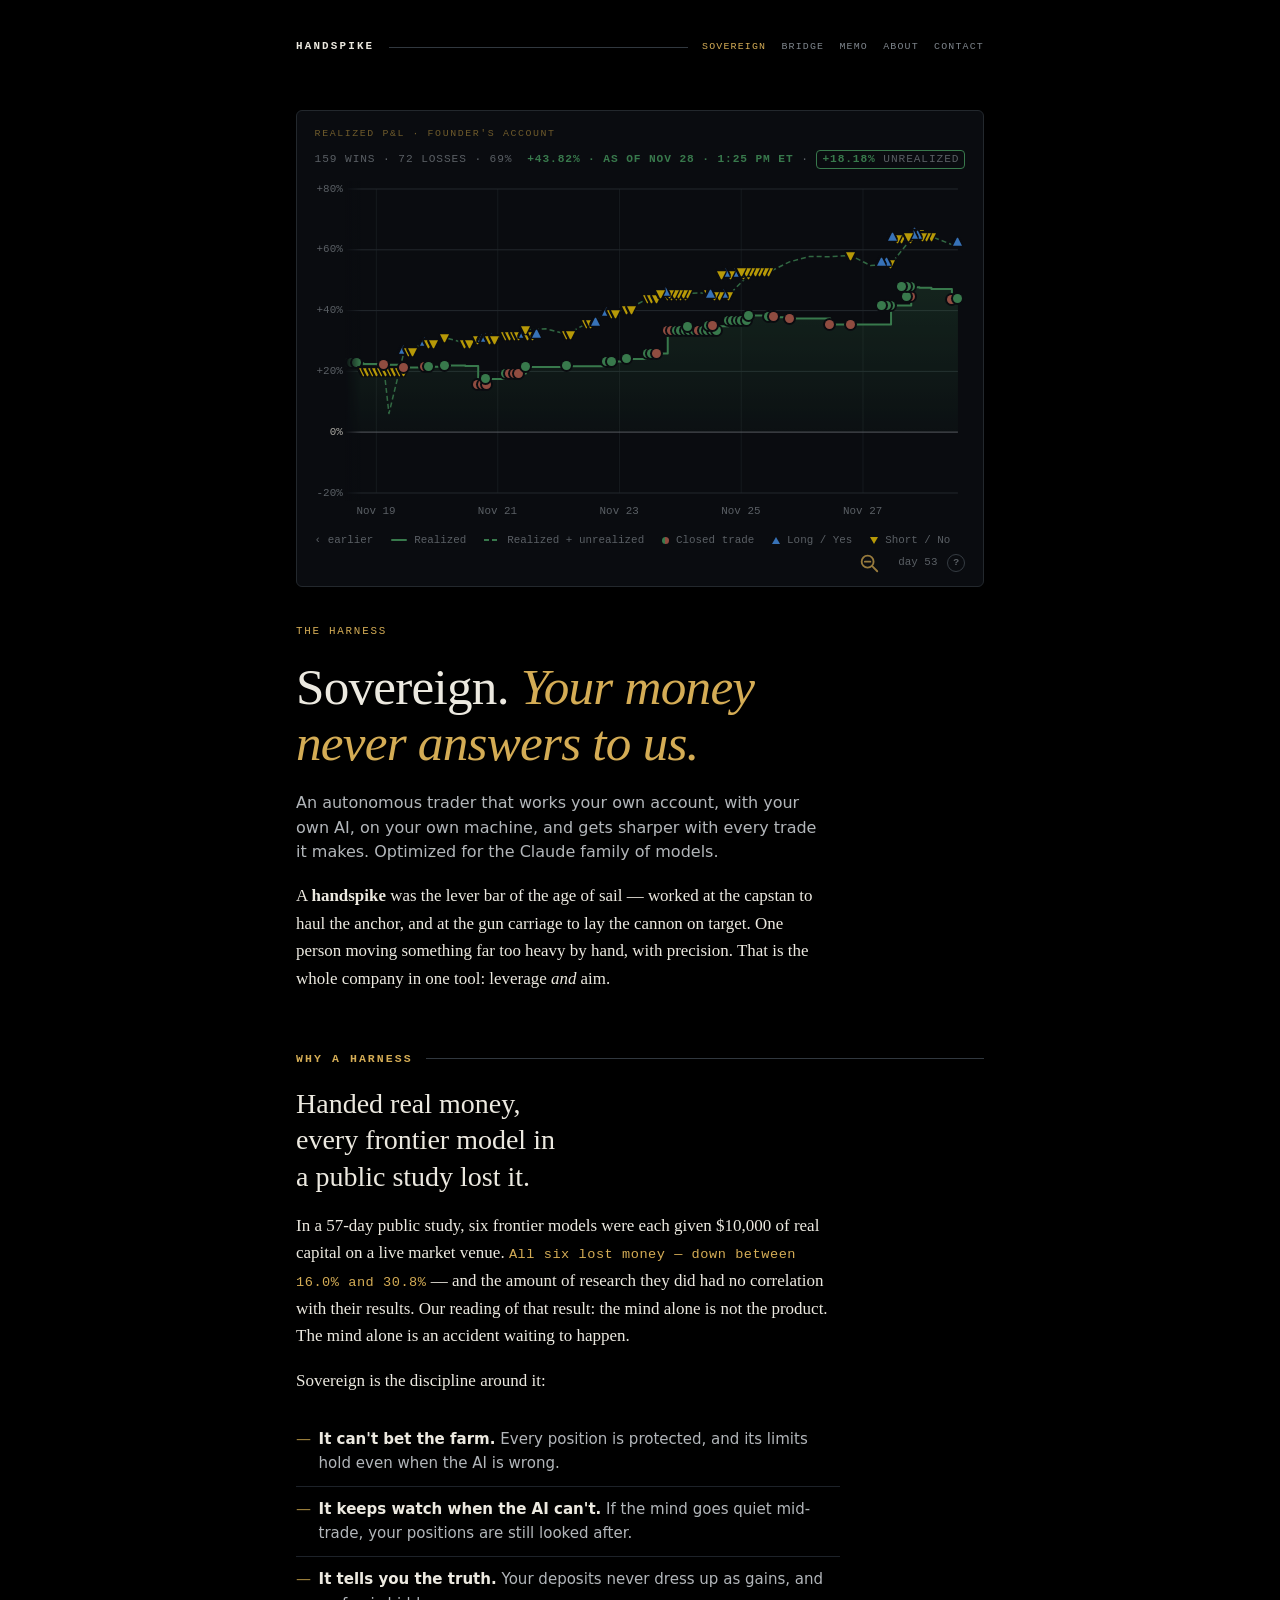
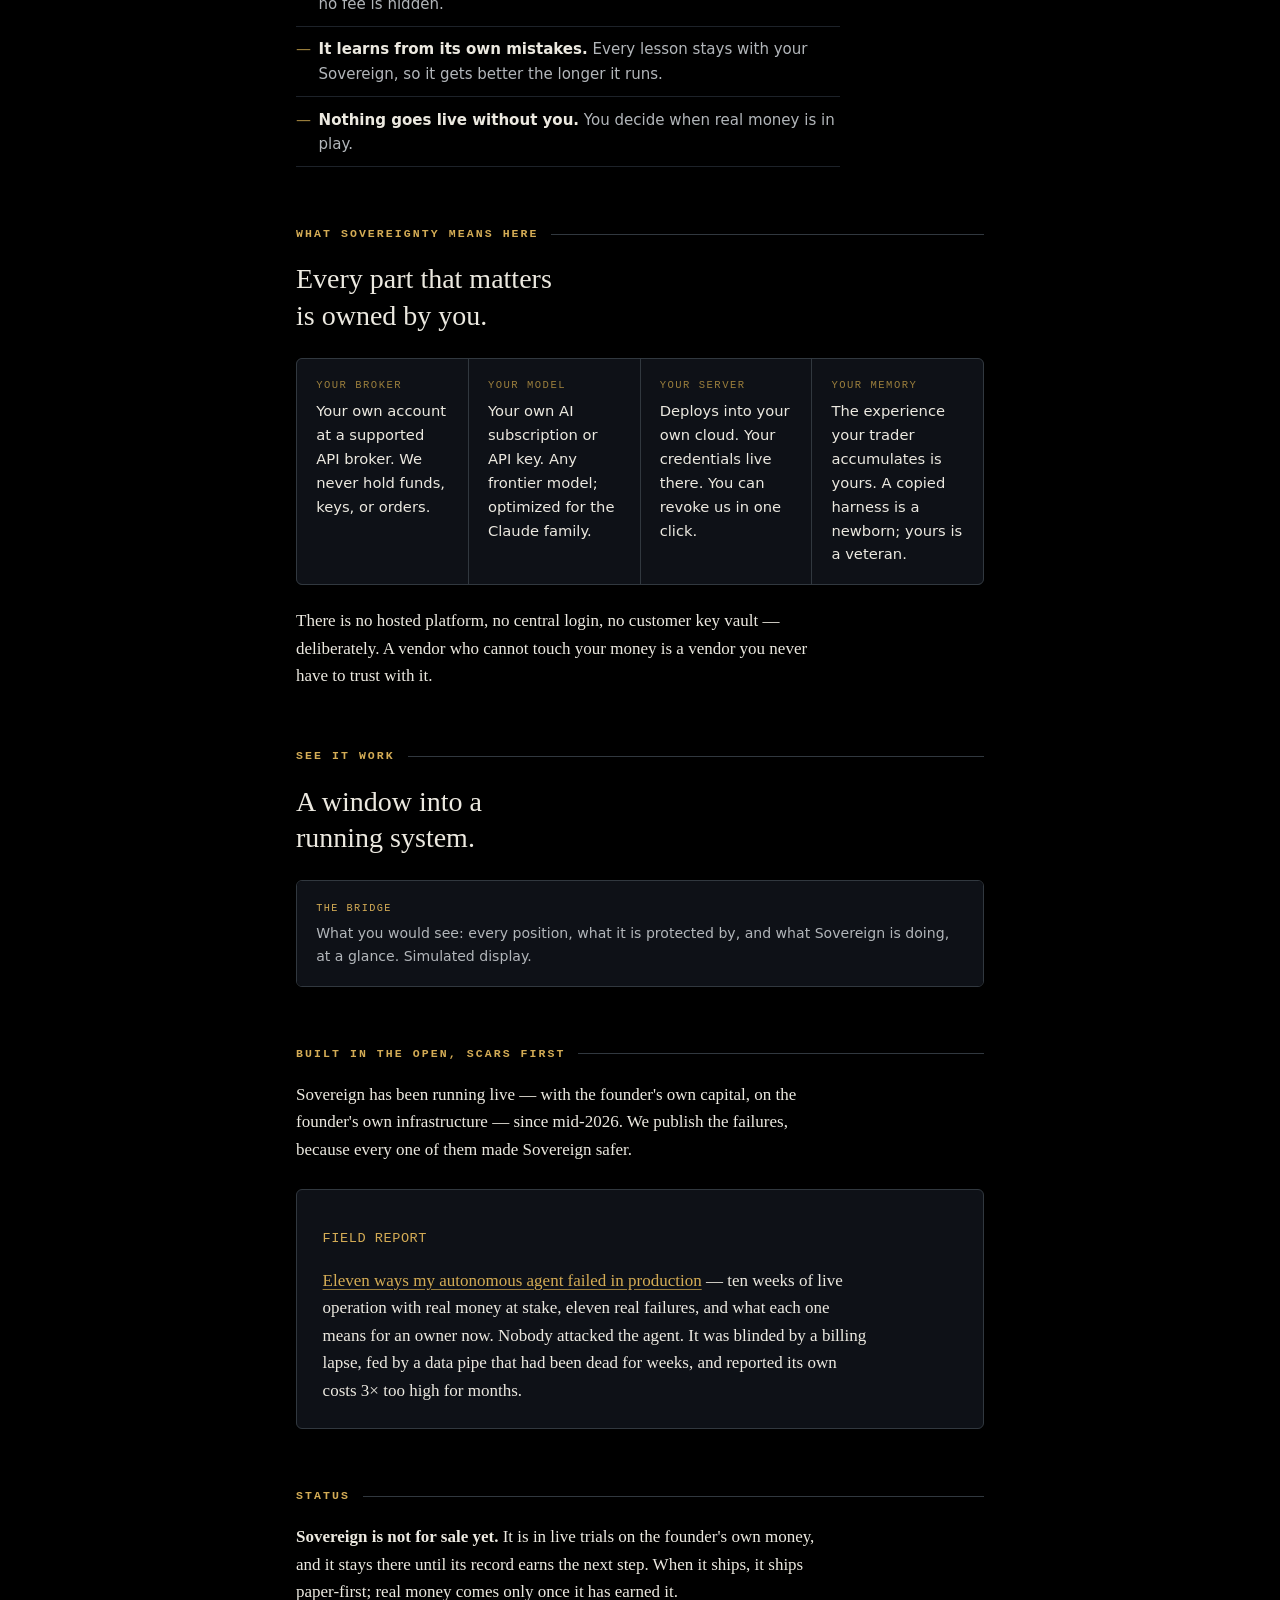
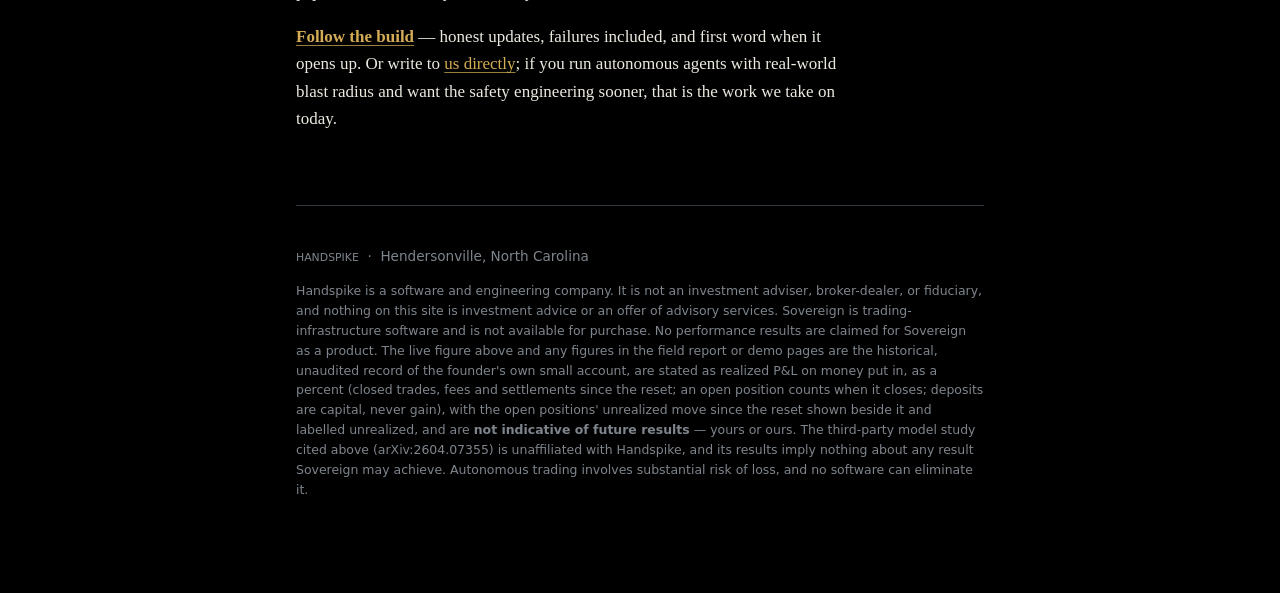
<file: index.html>
<!doctype html>
<html lang="en">
<head>
<meta charset="utf-8">
<meta name="viewport" content="width=device-width, initial-scale=1">
<meta name="description" content="Handspike builds Sovereign: an autonomous trading harness where the customer owns everything — their broker, their AI model, their server, their keys. Your money never answers to us.">
<meta name="author" content="Rick Winnett">
<meta property="og:title" content="Handspike — Sovereign, the autonomous trading harness">
<meta property="og:description" content="Your money never answers to us. Bring your own broker, bring your own model. Optimized for the Claude family.">
<meta property="og:type" content="website">
<meta name="twitter:card" content="summary">
<link rel="icon" href="data:image/svg+xml,<svg xmlns=%22http://www.w3.org/2000/svg%22 viewBox=%220 0 100 100%22><path d=%22M18 12h16v30h32V12h16v76H66V58H34v30H18z%22 fill=%22%232f6fed%22/></svg>">
<meta name="theme-color" content="#000000">
<title>Handspike — Sovereign, the autonomous trading harness</title>
<link rel="stylesheet" href="/site.css">
<style>

  /* ---- hero ---- */
  .plate{
    font-family:ui-monospace,Consolas,"Cascadia Mono",monospace;
    font-size:.68rem; letter-spacing:.16em; text-transform:uppercase;
    color:var(--brass); margin:0 0 1.2rem;
  }
  h1{
    font-size:clamp(2.1rem,6vw,3.2rem); line-height:1.08;
    letter-spacing:-.015em; font-weight:400; margin:0 0 1.3rem;
    text-wrap:balance; max-width:19ch;
  }
  h1 em{ font-style:italic; color:var(--brass); }
  .standfirst{
    font-family:"Segoe UI",system-ui,-apple-system,sans-serif;
    font-size:1rem; color:var(--ink-2); line-height:1.55; margin:0 0 .8rem; max-width:33rem;
  }
  .lede{ font-size:1.06rem; color:var(--ink); max-width:33rem; }

  /* ---- sections ---- */
  section{ margin:3.6rem 0 0; }
  h2{
    font-family:ui-monospace,Consolas,"Cascadia Mono",monospace;
    font-size:.72rem; letter-spacing:.18em; text-transform:uppercase;
    color:var(--brass); font-weight:600; margin:0 0 1.1rem;
    display:flex; align-items:center; gap:.8rem;
  }
  h2::after{ content:""; flex:1; height:1px; background:var(--rule); }
  .big{
    font-size:clamp(1.3rem,3.4vw,1.75rem); line-height:1.3; font-weight:400;
    max-width:26ch; margin:0 0 1rem; text-wrap:balance;
  }

  ul.rails{ list-style:none; padding:0; margin:1.4rem 0 0; }
  ul.rails li{
    padding:.68em 0 .68em 1.5em; border-bottom:1px solid var(--rule-2); position:relative;
    font-family:"Segoe UI",system-ui,sans-serif; font-size:.94rem; color:var(--ink-2);
  }
  ul.rails li::before{ content:"—"; position:absolute; left:0; color:var(--brass-dim); }
  ul.rails li strong{ color:var(--ink); font-weight:600; }

  .card{
    background:var(--panel); border:1px solid var(--rule); border-radius:6px;
    padding:1.5rem 1.6rem; margin:1.6rem 0 0;
  }
  .card p:last-child{ margin-bottom:0; }
  .stat{
    font-family:ui-monospace,Consolas,monospace; color:var(--brass);
    font-size:.85rem; letter-spacing:.04em;
  }

  .own{ display:grid; grid-template-columns:repeat(auto-fit,minmax(10.5rem,1fr)); gap:1px;
        background:var(--rule); border:1px solid var(--rule); border-radius:6px;
        overflow:hidden; margin:1.5rem 0 0; }
  .own > div{ background:var(--panel); padding:1.1rem 1.2rem; }
  .own .k{ font-family:ui-monospace,Consolas,monospace; font-size:.66rem;
           letter-spacing:.14em; text-transform:uppercase; color:var(--brass-dim); margin:0 0 .35rem; }
  .own .v{ font-family:"Segoe UI",system-ui,sans-serif; font-size:.92rem; color:var(--ink); margin:0; }

  /* ---- live status banner ---- */
  /* THE BRIDGE'S HOME GRAPH, IN PERCENTS, IN THE SITE'S OWN DRESS (owner 2026-10-14 ~1:40 AM ET: "public can have
     it. %'s only", then "make it look right on the page"; standing since 2026-10-11 ~7:50 PM ET: "the web graph
     never show dollar amount. on %'s", then "other than that, two should look and function the same"). The block is
     laid out as home.py::_return_graph draws it since the Bridge's 10/13 redesign: one header row (the wins-vs-losses
     record on the left; on the right the realized figure, a dot, and the unrealized figure in its thin rectangle),
     then the plot (a round-percent axis with 0% always labelled, an Eastern time axis, the realized steps, the dashed
     line, the wash, a dot per closed position, the readout), then the legend line. The one public-only addition is
     the "Realized P&L · founder's account" label above it. The colours are the SITE's palette under the Bridge's
     token names (--win, --loss, --border-strong, --warn); the type is the site's own mono and the card, rules and
     ink the site's own, so the graph reads as part of this page rather than a pasted instrument. */
  #live{ display:none; margin:0 0 2.2rem; border:1px solid var(--rule); border-radius:6px;
         background:var(--panel); padding:.9rem 1.1rem;
         --win:#4fa96a; --loss:#c96a5a; --border-strong:#4b545d; --warn:#e3b341;
         --mk-buy:#4d9fff; --mk-short:#ffd60a;
         --mono:ui-monospace,Consolas,"Cascadia Mono",monospace; }
  #live.on{ display:block; }
  #live .k{ display:block; margin:0 0 .5rem; font-family:ui-monospace,Consolas,"Cascadia Mono",monospace;
            font-size:.62rem; letter-spacing:.16em; text-transform:uppercase; color:var(--brass-dim); }
  #live .head{ display:flex; flex-wrap:wrap; justify-content:space-between; align-items:baseline; gap:.15rem .8rem;
               margin-bottom:2px; font-family:ui-monospace,Consolas,monospace; font-size:.7rem;
               letter-spacing:.08em; text-transform:uppercase; color:var(--ink-3); }
  /* The figures keep to the right edge even when a narrow card wraps them under the record. */
  #live .fig{ font-variant-numeric:tabular-nums; margin-left:auto; text-align:right; }
  #live .pct{ font-weight:700; }
  #live .pct.up{ color:var(--win); } #live .pct.down{ color:var(--loss); }
  #live .sep[hidden]{ display:none; }
  /* The unrealized figure and its word inside a thin rectangle in the figure's own colour (the Bridge's
     _unrealized_box). It never breaks inside itself; on a phone the whole box wraps instead. */
  #live .unreal{ display:inline-block; white-space:nowrap; border:1px solid var(--ink-3); border-radius:4px;
                 padding:0 5px; line-height:1.5; }
  #live .unreal b{ font-weight:700; }
  #live .unreal.up{ border-color:var(--win); } #live .unreal.up b{ color:var(--win); }
  #live .unreal.down{ border-color:var(--loss); } #live .unreal.down b{ color:var(--loss); }
  #live .unreal[hidden]{ display:none; }
  #live .curve{ display:block; }
  #live .curve[hidden]{ display:none; }
  /* Fewer than three points since the reset: said plainly, as the Bridge says it, never a two-point "trend". */
  #live .curve .collect{ border:1px dashed var(--border-strong); border-radius:6px; padding:14px 16px;
                         font-family:ui-monospace,Consolas,monospace; font-size:.7rem; color:var(--ink-3); }
  #live .curve .collect .wl{ letter-spacing:.08em; text-transform:uppercase; font-weight:700; margin-bottom:4px; }
  #live.stale{ opacity:.72; }

  /* THE PLOT. ONE svg (0..1000 x 0..1000, stretched, every stroke non-scaling) holds the strokes and the wash; the
     axis labels, the dots and the readout are HTML over the same box, placed in percent, so nothing round or textual
     is ever stretched. The y gutter is sized in ch of the axis' own mono face (--rg-yw, set per render from the
     longest label), so it fits whatever face and size the reader's browser resolves.
     THE SIDEWAYS SCROLL (the Bridge's since 2026-10-15, owner: "double the height of the graph so the green and red
     dots are easier to see. make it horizontally scrollable if need be"; owner 2026-10-29 for this page: "get it
     looking and working like the one in the app"): the plot is 320 px tall (280 on a narrow card) and, when two
     closed-trade dots would sit under 14 px apart (rgMinWidth), wider than the card: it scrolls sideways inside
     .rg-sc under a sticky y gutter (.rg-ys), opens at the newest end, fades in beside the gutter and says "‹ earlier"
     on the legend line while older history is out of view (.cl), and fades its right edge while the newest rows are
     (.cr). The scroller is the card's own: the page itself never scrolls sideways. */
  #live .rg [hidden]{ display:none !important; }
  #live .rg-sc{ overflow-x:auto; overflow-y:hidden; min-width:0; max-width:100%; margin-top:.25rem;
                overscroll-behavior-x:contain; -webkit-overflow-scrolling:touch;
                scroll-padding-left:calc(var(--rg-yw, 3rem) + 12px);
                scrollbar-width:thin; scrollbar-color:var(--border-strong) transparent; }
  /* a widened plot is a tab stop (tabindex, only then), so Safari and Firefox can arrow it too */
  #live .rg-sc:focus-visible{ outline:1px solid var(--brass-dim); outline-offset:2px; }
  /* clip, not hidden: hidden would make this the scroll container and untie the sticky gutter from .rg-sc */
  #live .rg-in{ padding-top:8px; overflow:clip; }
  #live .rg-plot{ position:relative; height:320px; touch-action:pan-y pinch-zoom; cursor:crosshair;
                  user-select:none; -webkit-user-select:none; -webkit-tap-highlight-color:transparent;
                  font:500 .68rem/1 var(--mono); font-variant-numeric:tabular-nums; }
  /* a plot wider than its card (.ov, rgPut): a sideways touch drag PANS it (the browser's), never a scrub */
  #live .rg-sc.ov .rg-plot{ touch-action:pan-x pan-y pinch-zoom; }
  #live .rg-area{ position:absolute; left:calc(var(--rg-yw, 3rem) + 10px); right:8px; top:8px; bottom:8px; }
  #live .rg-area svg{ position:absolute; inset:0; width:100%; height:100%; overflow:visible; display:block; }
  #live .rg-area svg *{ vector-effect:non-scaling-stroke; }
  #live .rg-area .g{ fill:none; stroke:var(--rule); stroke-width:1; }
  #live .rg-area .v{ fill:none; stroke:var(--rule); stroke-width:1; stroke-opacity:.5; }
  #live .rg-area .a{ stroke:none; }
  #live .rg-area .z{ stroke:var(--ink-3); stroke-opacity:.75; stroke-width:1.25; }
  #live .rg-area .u{ fill:none; stroke-width:1.5; stroke-dasharray:5 3; stroke-opacity:.85; stroke-linejoin:round; }
  #live .rg-area .r{ fill:none; stroke-width:2; stroke-linejoin:round; stroke-linecap:round; }
  #live .rg-area .cw{ stroke:var(--win); } #live .rg-area .cl{ stroke:var(--loss); }
  #live .rg-area .cf{ stroke:var(--ink-3); }
  /* THE STICKY Y GUTTER: in flow after the area, stuck to the scroller's left edge while the plot slides under it (it
     paints over the dots and lines that pass beneath); its fade (::after) shows only while older history is out of
     view to the left, and the scroller's right edge fades while the newest rows are out of view to the right. */
  #live .rg-ys{ position:sticky; left:0; z-index:2; width:calc(var(--rg-yw, 3rem) + 2px); height:100%;
                background:var(--panel); pointer-events:auto; }
  #live .rg-ys::after{ content:''; position:absolute; top:0; bottom:0; left:100%; width:16px; pointer-events:none;
                       background:linear-gradient(90deg,var(--panel),transparent); opacity:0; transition:opacity .15s; }
  #live .rg.cl .rg-ys::after{ opacity:1; }
  #live .rg.cr .rg-sc{ -webkit-mask-image:linear-gradient(90deg,black calc(100% - 20px),rgba(0,0,0,.35));
                       mask-image:linear-gradient(90deg,black calc(100% - 20px),rgba(0,0,0,.35)); }
  #live .rg-yl{ position:absolute; left:0; top:8px; bottom:8px; width:var(--rg-yw, 3rem); pointer-events:none;
                color:var(--ink-3); }
  #live .rg-yl span{ position:absolute; right:0; transform:translateY(-50%); white-space:nowrap; }
  #live .rg-yl .z{ color:var(--ink); }
  /* the x labels sit inside the scroller, under the plot, and slide with it */
  #live .rg-xl{ position:relative; height:1.1rem; margin:5px 8px 0 calc(var(--rg-yw, 3rem) + 10px);
                font:500 .68rem/1 var(--mono); color:var(--ink-3); white-space:nowrap;
                font-variant-numeric:tabular-nums; }
  #live .rg-xl span{ position:absolute; top:0; transform:translateX(-50%); }
  #live .rg-xl .l0{ transform:none; } #live .rg-xl .l1{ transform:translateX(-100%); }
  /* a bare clock's twin that carries the zone word on a narrow card only (xlNarrow) */
  #live .rg-xl .ph{ display:none; }
  /* A CLOSED POSITION: a 9 px dot on the realized line, green a win and red a loss by its result's sign, dim at
     exactly zero, a hollow ring when the feed does not say. A mark and nothing more: no pointer, no focus, no title. */
  #live .rg-mk{ position:absolute; z-index:2; width:9px; height:9px; margin:-4.5px 0 0 -4.5px; border-radius:50%;
                background:var(--ink-3); box-shadow:0 0 0 2px var(--panel); pointer-events:none; }
  #live .rg-mk.w{ background:var(--win); } #live .rg-mk.l{ background:var(--loss); }
  #live .rg-mk.u{ background:var(--panel); box-shadow:inset 0 0 0 1.5px var(--ink-3), 0 0 0 2px var(--panel); }
  /* A BUY (owner Sat 2026-11-21: "on the graph buys and yes's are blue and shorts and no's are yellow. fix the legend
     and the graph on the web and the app plz"; the Bridge's .hsv-rg-tr): a 9 x 8 px triangle on the dashed line, blue
     pointing up a buy or a YES bought (.b, --mk-buy), yellow pointing down a short or a NO bought (.s, --mk-short), in
     the Bridge's own colours, haloed in the card's ground like the dots and centred on its centroid. A mark and nothing
     more: no pointer, no focus, no title (the feed carries its time and colour only). */
  #live .rg-tr{ position:absolute; z-index:2; width:9px; height:9px; margin:-4.5px 0 0 -4.5px; display:grid;
                place-items:center; pointer-events:none; }
  #live .rg-tr::before{ content:''; width:1px; height:0; border-left:4px solid transparent;
                        border-right:4px solid transparent; filter:drop-shadow(1.5px 0 0 var(--panel))
                        drop-shadow(-1.5px 0 0 var(--panel)) drop-shadow(0 1.5px 0 var(--panel))
                        drop-shadow(0 -1.5px 0 var(--panel)); }
  #live .rg-tr.b::before{ border-bottom:8px solid var(--mk-buy); translate:0 -1.33px; }
  #live .rg-tr.s::before{ border-top:8px solid var(--mk-short); translate:0 1.33px; }
  /* AN EVENT BAND (owner 10/20 "put a mark on the graph noting the outage"; the Bridge's .hsv-rg-area .ev): a
     translucent band in the dim ink across the plot (a fill-only closed path, never a rect: the stretched SVG's
     element rule), under everything drawn, never the win/loss colours (it is not a result). It is keyed on the legend
     line only: no chip over the plot, no title, no pointer, no click-through (owner 10/09: a mark and nothing more). */
  #live .rg-area .ev{ fill:var(--ink-3); fill-opacity:.12; stroke:none; }
  #live .rg-key .ev{ display:inline-block; width:9px; height:9px; border-radius:2px; background:var(--ink-3); opacity:.35; }
  /* THE READOUT: the crosshair, the realized line's dot, the unrealized gap's bar, the tip. */
  #live .rg-xh{ position:absolute; top:0; bottom:0; width:0; border-left:1px solid var(--ink-3); opacity:.6;
                pointer-events:none; }
  #live .rg-gb{ position:absolute; z-index:1; width:2px; margin-left:-1px; border-radius:1px; pointer-events:none; }
  #live .rg-hd{ position:absolute; z-index:1; width:7px; height:7px; margin:-3.5px 0 0 -3.5px; border-radius:50%;
                background:var(--ink); box-shadow:0 0 0 2px var(--panel); pointer-events:none; }
  #live .rg-tip{ position:absolute; top:0; z-index:3; min-width:9.75rem; max-width:15rem; pointer-events:none;
                 max-height:calc(100% + 8px); overflow:hidden;
                 background:var(--mono-bg); border:1px solid var(--border-strong); border-radius:4px;
                 padding:.4rem .55rem; font:400 .7rem/1.55 var(--mono); color:var(--ink-2);
                 font-variant-numeric:tabular-nums; box-shadow:0 6px 18px rgba(0,0,0,.45); }
  #live .rg-tip .t{ color:var(--ink-3); white-space:nowrap; }
  #live .rg-tip .row{ display:flex; align-items:center; gap:6px; white-space:nowrap; }
  #live .rg-tip .row b{ margin-left:auto; padding-left:12px; font-weight:700; color:var(--ink); }
  #live .rg-tip .row b.pos{ color:var(--win); } #live .rg-tip .row b.neg{ color:var(--loss); }
  #live .rg-tip i{ display:inline-block; flex:none; }
  #live .rg-tip i.kr{ width:14px; height:2px; border-radius:1px; }
  #live .rg-tip i.ku{ width:2px; height:10px; margin:0 6px; border-radius:1px; }
  /* THE LEGEND LINE: "‹ earlier" (only while older history is scrolled out of view), the keys, then "day N" (and a
     stale line's "line as of", in the warn colour) and the "?" as one group at the right edge that wraps as a unit. */
  #live .rg-legend{ display:flex; flex-wrap:wrap; align-items:center; gap:.35rem 1.1rem; margin-top:.6rem;
                    font:400 .68rem/1.4 var(--mono); color:var(--ink-3); }
  #live .rg-legend .ear{ display:none; white-space:nowrap; }
  #live .rg.cl .rg-legend .ear{ display:inline; }
  /* "newer ›" (the Bridge's .hsv-rg-new): the one way back to the newest end after a swipe into history, shown only
     while the newest rows are out of view (.cr). It scrolls the plot and nothing more: no info, no click-through. */
  #live .rg-new{ display:none; align-items:center; min-height:40px; margin:-12px 0; padding:6px 2px; border:0;
                 background:none; font:inherit; color:var(--brass); cursor:pointer; white-space:nowrap;
                 text-decoration:underline; text-underline-offset:3px; text-decoration-thickness:1px;
                 -webkit-tap-highlight-color:transparent; }
  #live .rg-new:focus-visible{ outline:1px solid var(--brass-dim); outline-offset:2px; border-radius:3px; }
  #live .rg.cr .rg-legend .rg-new{ display:inline-flex; }
  /* "Fit all" / "Zoom in" (the Bridge's .hsv-rg-fit; owner 2026-11-21 "i want the website graph to have the zoom
     button"): a widened plot only. Pressed, the card is marked .fit: the min width drops, so the whole timeline sits
     on one page; the overview draws the LINES ONLY (no dots, the Bridge's 11/17 rule) under its own time labels and
     gridlines (.f), and "‹ earlier" / "newer ›" have nothing to say. */
  #live .rg-fit{ display:inline-flex; align-items:center; justify-content:center; min-width:40px; min-height:40px;
                 margin:-12px 0; padding:6px 2px; border:0; background:none; font:inherit; color:var(--brass);
                 cursor:pointer; white-space:nowrap; text-decoration:underline; text-underline-offset:3px;
                 text-decoration-thickness:1px; -webkit-tap-highlight-color:transparent; }
  #live .rg-fit:focus-visible{ outline:1px solid var(--brass-dim); outline-offset:2px; border-radius:3px; }
  /* MAGNIFYING GLASSES (owner 2026-11-21): a magnifier with a minus (zoom out to the whole timeline), with a plus once
     pressed (zoom back in). The words stay in the button for screen readers, drawn at size 0. */
  #live .rg-fit{font-size:0!important;text-decoration:none!important}#live .rg-fit::before{content:'';display:block;width:22px;height:22px;background:currentColor;-webkit-mask:url("data:image/svg+xml,%3Csvg xmlns='http://www.w3.org/2000/svg' viewBox='0 0 24 24' fill='none' stroke='%23000' stroke-width='2' stroke-linecap='round'%3E%3Ccircle cx='10.5' cy='10.5' r='6.5'/%3E%3Cpath d='M15.5 15.5L21 21M7.5 10.5h6'/%3E%3C/svg%3E") center/contain no-repeat;mask:url("data:image/svg+xml,%3Csvg xmlns='http://www.w3.org/2000/svg' viewBox='0 0 24 24' fill='none' stroke='%23000' stroke-width='2' stroke-linecap='round'%3E%3Ccircle cx='10.5' cy='10.5' r='6.5'/%3E%3Cpath d='M15.5 15.5L21 21M7.5 10.5h6'/%3E%3C/svg%3E") center/contain no-repeat}#live .rg-fit[aria-pressed='true']::before{-webkit-mask-image:url("data:image/svg+xml,%3Csvg xmlns='http://www.w3.org/2000/svg' viewBox='0 0 24 24' fill='none' stroke='%23000' stroke-width='2' stroke-linecap='round'%3E%3Ccircle cx='10.5' cy='10.5' r='6.5'/%3E%3Cpath d='M15.5 15.5L21 21M7.5 10.5h6M10.5 7.5v6'/%3E%3C/svg%3E");mask-image:url("data:image/svg+xml,%3Csvg xmlns='http://www.w3.org/2000/svg' viewBox='0 0 24 24' fill='none' stroke='%23000' stroke-width='2' stroke-linecap='round'%3E%3Ccircle cx='10.5' cy='10.5' r='6.5'/%3E%3Cpath d='M15.5 15.5L21 21M7.5 10.5h6M10.5 7.5v6'/%3E%3C/svg%3E")}
  #live .rg.fit .rg-in{ min-width:0 !important; }
  #live .rg.fit .rg-ys::after{ opacity:0; }
  #live .rg.fit .rg-sc{ -webkit-mask-image:none; mask-image:none; }
  #live .rg.fit .rg-legend .ear, #live .rg.fit .rg-legend .rg-new{ display:none; }
  #live .rg:not(.fit) .rg-xl.f, #live .rg.fit .rg-xl:not(.f){ display:none; }
  #live .rg:not(.fit) .rg-area .v.f, #live .rg.fit .rg-area .v:not(.f){ display:none; }
  #live .rg.fit .rg-mk{ display:none; }
  #live .rg.fit .rg-tr{ display:none; }
  #live .rg.fit .rg-legend .rg-key.kd{ display:none; }
  #live .rg-key{ display:inline-flex; align-items:center; gap:.45rem; white-space:nowrap; }
  #live .rg-key .sw{ display:inline-block; width:16px; height:2px; border-radius:1px; background:currentColor; }
  #live .rg-key .sw.u{ border-radius:0; background:repeating-linear-gradient(90deg,currentColor 0 5px,transparent 5px 8px); }
  #live .rg-key .cw{ color:var(--win); } #live .rg-key .cl{ color:var(--loss); } #live .rg-key .cf{ color:var(--ink-3); }
  #live .rg-key .dt{ display:inline-block; width:7px; height:7px; border-radius:50%;
                     background:linear-gradient(90deg,var(--win) 50%,var(--loss) 50%); }
  /* a feed whose marks carry no sign (one published before r) draws only rings, so its key is a ring too */
  #live .rg-key .dt.u{ background:transparent; box-shadow:inset 0 0 0 1.5px var(--ink-3); }
  /* a buy's key (2026-11-21): 8 px wide and 7 px tall like the 7 px dot, the Bridge's i.tr */
  #live .rg-key .tr{ display:inline-block; flex:none; width:0; height:0; border-left:4px solid transparent;
                     border-right:4px solid transparent; }
  #live .rg-key .tr.b{ border-bottom:7px solid var(--mk-buy); }
  #live .rg-key .tr.s{ border-top:7px solid var(--mk-short); }
  /* "Buys not shown" (the Bridge's i.tr.nb): a dim, faded triangle, never the warning amber */
  #live .rg-key .tr.nb{ border-bottom:7px solid var(--ink-3); opacity:.55; }
  #live .rg-legend .end{ margin-left:auto; display:inline-flex; flex-wrap:wrap; justify-content:flex-end;
                         align-items:center; gap:.3rem .6rem; }
  #live .rg-legend .meta{ font-variant-numeric:tabular-nums; }
  #live .rg-legend .st{ color:var(--warn); white-space:nowrap; }
  /* The "?" (a span, as the Bridge's own): the provenance as its TITLE and nothing more. A mouse sees it on hover;
     no tap opens its words on this page (review 2026-10-14: the site adds no visible text about how anything works,
     owner 2026-10-11), so it is not a control. */
  #live .rg-q{ display:inline-grid; place-items:center; flex:none; width:1.15rem; height:1.15rem;
               border:1px solid var(--border-strong); border-radius:50%; color:var(--ink-3);
               font:600 .62rem/1 var(--mono); cursor:help; }
  #live .rg-q:hover{ color:var(--brass); border-color:var(--brass-dim); }

  /* A NARROW CARD (a 568 px screen or less): a shorter plot, a tighter card, and the axis labels xlNarrow and the
     odd steps from 0% leave out marked .alt (every date stays, the zone word stays on the last clock shown). */
  @media (max-width:568px){
    #live{ padding:.8rem; }
    #live .rg-plot{ height:280px; }
    #live .rg-xl .alt, #live .rg-yl .alt{ display:none; }
    #live .rg-xl .ph{ display:block; }
  }

  .tour{ display:grid; grid-template-columns:repeat(auto-fit,minmax(12rem,1fr)); gap:1px;
         background:var(--rule); border:1px solid var(--rule); border-radius:6px;
         overflow:hidden; margin:1.5rem 0 0; }
  .tour a{ background:var(--panel); padding:1.15rem 1.2rem; text-decoration:none; display:block; }
  .tour a:hover{ background:var(--ground); }
  .tour .k{ font-family:ui-monospace,Consolas,monospace; font-size:.64rem; letter-spacing:.14em;
            text-transform:uppercase; color:var(--brass); margin:0 0 .35rem; }
  .tour .v{ font-family:"Segoe UI",system-ui,sans-serif; font-size:.88rem; color:var(--ink-2);
            margin:0; max-width:none; }

  @media (max-width:600px){
        .shell{ padding-top:1.6rem; }
  }

                      </style>
</head>
<body>
<div class="shell">

<header class="mast">
  <a href="/" class="markwrap"><span class="mark">HANDSPIKE</span></a>
  <span class="bar"></span>
  <nav>
    <a href="/" aria-current="page" class="cur">Sovereign</a>
    <a href="/demo/bridge.html">Bridge</a>
    <a href="/eleven-failures.html">Memo</a>
    <a href="/about.html">About</a>
    <a href="/contact.html">Contact</a>
  </nav>
</header>

<!-- Live status: reads a static file the founder's machine pushes outward. There is no API here and
     no inbound path to the trading machine. If the file is missing, unreadable, or the number was
     withheld upstream, this banner simply never appears — it can go quiet, but it cannot go wrong. -->
<div id="live" aria-live="polite">
  <span class="k">Realized P&amp;L · founder's account</span>
  <div class="head">
    <span id="liveWL"></span>
    <span class="fig"><span class="pct" id="livePct">—</span><span class="sep" id="liveSep" hidden> · </span><span class="unreal" id="liveUnreal" hidden></span></span>
  </div>
  <div class="curve" id="liveCurve" hidden></div>
</div>

<p class="plate">The harness</p>
<h1>Sovereign. <em>Your money never answers to us.</em></h1>
<p class="standfirst">An autonomous trader that works your own account, with your own AI, on your
own machine, and gets sharper with every trade it makes. Optimized for the Claude family of models.</p>
<p class="lede">A <strong>handspike</strong> was the lever bar of the age of sail — worked at the
capstan to haul the anchor, and at the gun carriage to lay the cannon on target. One person moving
something far too heavy by hand, with precision. That is the whole company in one tool: leverage
<em>and</em> aim.</p>

<section id="why">
  <h2>Why a harness</h2>
  <p class="big">Handed real money, every frontier model in a public study lost it.</p>
  <p>In a 57-day public study, six frontier models were each given $10,000 of real capital on a
  live market venue. <span class="stat">All six lost money — down between 16.0% and 30.8%</span> —
  and the amount of research they did had no correlation with their results. Our reading of that
  result: the mind alone is not the product. The mind alone is an accident waiting to happen.</p>
  <p>Sovereign is the discipline around it:</p>
  <ul class="rails">
    <li><strong>It can't bet the farm.</strong> Every position is protected, and its limits hold
        even when the AI is wrong.</li>
    <li><strong>It keeps watch when the AI can't.</strong> If the mind goes quiet mid-trade, your
        positions are still looked after.</li>
    <li><strong>It tells you the truth.</strong> Your deposits never dress up as gains, and no fee
        is hidden.</li>
    <li><strong>It learns from its own mistakes.</strong> Every lesson stays with your Sovereign, so
        it gets better the longer it runs.</li>
    <li><strong>Nothing goes live without you.</strong> You decide when real money is in play.</li>
  </ul>
</section>

<section id="sovereignty">
  <h2>What sovereignty means here</h2>
  <p class="big">Every part that matters is owned by you.</p>
  <div class="own">
    <div><p class="k">Your broker</p><p class="v">Your own account at a supported API broker. We never hold funds, keys, or orders.</p></div>
    <div><p class="k">Your model</p><p class="v">Your own AI subscription or API key. Any frontier model; optimized for the Claude family.</p></div>
    <div><p class="k">Your server</p><p class="v">Deploys into your own cloud. Your credentials live there. You can revoke us in one click.</p></div>
    <div><p class="k">Your memory</p><p class="v">The experience your trader accumulates is yours. A copied harness is a newborn; yours is a veteran.</p></div>
  </div>
  <p style="margin-top:1.4rem;">There is no hosted platform, no central login, no customer key
  vault — deliberately. A vendor who cannot touch your money is a vendor you never have to
  trust with it.</p>
</section>

<section id="tour">
  <h2>See it work</h2>
  <p class="big">A window into a running system.</p>
  <div class="tour">
    <a href="/demo/bridge.html"><p class="k">The Bridge</p>
      <p class="v">What you would see: every position, what it is protected by, and what Sovereign is
      doing, at a glance. Simulated display.</p></a>
  </div>
</section>

<section id="proof">
  <h2>Built in the open, scars first</h2>
  <p>Sovereign has been running live — with the founder's own capital, on the founder's own
  infrastructure — since mid-2026. We publish the failures, because every one of them made
  Sovereign safer.</p>
  <div class="card">
    <p class="stat">FIELD REPORT</p>
    <p><a href="/eleven-failures.html">Eleven ways my autonomous agent failed in production</a> —
    ten weeks of live operation with real money at stake, eleven real failures, and what each one
    means for an owner now. Nobody attacked the agent. It was blinded by
    a billing lapse, fed by a data pipe that had been dead for weeks, and reported its own costs
    3&times; too high for months.</p>
  </div>
</section>

<section id="status">
  <h2>Status</h2>
  <p><strong>Sovereign is not for sale yet.</strong> It is in live trials on the founder's own
  money, and it stays there until its record earns the next step. When it ships, it ships
  paper-first; real money comes only once it has earned it.</p>
  <p><a href="/signup.html"><strong>Follow the build</strong></a> — honest updates, failures
  included, and first word when it opens up. Or write to
  <a href="/contact.html">us directly</a>; if you run autonomous agents with real-world blast
  radius and want the safety engineering sooner, that is the work we take on today.</p>
</section>

<footer>
  <p><span class="mark" style="font-size:.68rem;">HANDSPIKE</span> &nbsp;·&nbsp; Hendersonville, North Carolina<span id="visitors" hidden></span></p>
  <p class="fine">Handspike is a software and engineering company. It is not an investment adviser,
  broker-dealer, or fiduciary, and nothing on this site is investment advice or an offer of
  advisory services. Sovereign is trading-infrastructure software and is not available for
  purchase. No performance results are claimed for Sovereign as a product. The live figure above
  and any figures in the field report or demo pages are the historical, unaudited record of the
  founder's own small account, are stated as realized P&amp;L on money put in, as a percent (closed trades, fees and
  settlements since the reset; an open position counts when it closes; deposits are capital, never gain),
  with the open positions' unrealized move since the reset shown beside it and labelled unrealized,
  and are <strong>not indicative of future results</strong> — yours or ours. The
  third-party model study cited above (arXiv:2604.07355) is unaffiliated with Handspike, and its
  results imply nothing about any result Sovereign may achieve. Autonomous trading involves
  substantial risk of loss, and no software can eliminate it.</p>
</footer>

</div>
<script>
// The live banner and its curve. Read from two static JSON files the founder's machine pushes outward on a
// timer — no API, no inbound path to the trading machine. Three deliberate behaviours:
//   1. ANY failure (missing file, bad JSON, missing number) leaves the banner hidden. A number this
//      page cannot verify is a number it does not show.
//   2. Older than about 90 minutes -> the figure says "as of <time>" on its face; older than 6 hours ->
//      the whole banner is also dimmed. A stale figure wearing a fresh face is the one dishonest thing a
//      live badge can do.
//   3. Losses render exactly like gains. There is no branch here that hides a negative.
//
// PERCENTS ONLY (owner 2026-10-11 ~7:50 PM ET: "the web graph never show dollar amount. on %'s", reversing
// his ~11:55 AM "do the website in dollars too"; then "other than that, two should look and function the
// same"). This page NEVER prints a dollar amount: it reads realized_pct / unrealized_pct / return_pct from
// status.json and p / u (and each mark's t / r) from history.json, and it does not read realized_usd,
// unrealized_usd, d, ud, lo_d,
// hi_d, ud_last or scale even if a feed carries them (the publisher's PUBLISH_DOLLARS switch is off; this is
// the second, page-side guard). No feed string is put on the page or in a hover: every word here is the
// page's own. Everything else is the Bridge's Home graph (home.py::_return_graph) with each dollar figure
// replaced by its percent of money put in: the same header, the same axes, the same two lines, the same
// dots and legend line (since 2026-10-14, owner ~1:40 AM ET: "public can have it. %'s only", then "make it
// look right on the page": the Bridge's 10/13 redesign, in the site's own type and rules). A mark's r is the
// sign of that close's result and nothing more; no symbol, size or amount of any trade reaches this page.

// Python's round(a, 2) for a >= 0, as an integer count of hundredths. toFixed rounds the exact binary value
// as Python does, except on an EXACT tie (a * 8 an odd integer, e.g. 0.125), where Python keeps the even
// hundredth and toFixed the larger one, so that one case is settled here.
function pyRound2(a) {
  if (Number.isInteger(a * 8) && (a * 8) % 2 === 1) {
    var c = Math.floor(a * 100);
    return c % 2 ? c + 1 : c;
  }
  return Math.round(Number(a.toFixed(2)) * 100);
}
// round(v, 2) + 0.0, as the Bridge rounds a stacked value (no -0).
function round2(v) {
  var c = pyRound2(Math.abs(v));
  return c === 0 ? 0 : (v < 0 ? -c : c) / 100;
}
function isNum(v) { return typeof v === 'number' && isFinite(v); }
// A signed percent exactly as the Bridge prints one (handspike.webui.money_fmt.signed_pct_from_percent(v, 2)):
// '+2.28%' / '-1.61%' / '0.00%'. The ASCII hyphen-minus, never U+2212 (the house glyph law: what a reader
// copies must match the logs); always two decimals; the sign decided from the ROUNDED value, so a residual
// that prints 0.00% is never '+0.00%' or '-0.00%'. '' for a non-number.
function signedPct(v) {
  if (!isNum(v)) return '';
  var c = pyRound2(Math.abs(v));
  var sign = c === 0 ? '' : v < 0 ? '-' : '+';
  var r = c % 100;
  return sign + Math.floor(c / 100) + '.' + (r < 10 ? '0' : '') + r + '%';
}
// The house colour of a formatted figure, decided from what the reader sees (its sign), never the raw
// float: '+' -> up (win-green), '-' -> down (loss-red), '0.00%' -> neutral.
function signClass(txt) {
  return txt.charAt(0) === '+' ? 'up' : txt.charAt(0) === '-' ? 'down' : '';
}
// Python's f"{a:.0f}" for a >= 0 (round half to even on an exact tie: 62.5 -> 62, 37.5 -> 38).
function pyRound0(a) {
  if (Number.isInteger(a * 2) && (a * 2) % 2 === 1) {
    var f = Math.floor(a);
    return f % 2 ? f + 1 : f;
  }
  return Number(a.toFixed(0));
}
// The header's words, as the Bridge's _win_loss_label: "2 wins · 1 loss · 67%", "—%" before any trade has
// closed (never a made-up 0%), "wins vs losses unread" when the feed does not carry the record (the
// publisher leaves the record out exactly when the box could not read it).
function winLossLabel(d) {
  if (!d || typeof d.wins !== 'number' || typeof d.losses !== 'number') return 'wins vs losses unread';
  var w = d.wins, l = d.losses;
  return w + ' win' + (w === 1 ? '' : 's') + ' · ' + l + ' loss' + (l === 1 ? '' : 'es') + ' · ' +
    (isNum(d.win_pct) && d.win_pct >= 0 ? pyRound0(d.win_pct) + '%' : '—%');
}
// A stored stamp as milliseconds. A NAIVE value (history.json's point times) is UTC by house rule, so it
// gets its 'Z' before parsing; without it Date.parse would read it as the VIEWER's local time. Only an ISO
// date WITH a clock is an instant: a date alone is NaN (the Bridge's etfmt.parse_utc refuses one too;
// Date.parse would make it a midnight nobody recorded).
function utcMs(v) {
  if (typeof v !== 'string' || !v) return NaN;
  var m = /^(\d{4}-\d{2}-\d{2})[T ](\d{2}:\d{2}(?::\d{2}(?:\.\d+)?)?)(Z|z|[+-]\d{2}:?\d{2})?$/.exec(v.trim());
  if (!m) return NaN;
  var z = !m[3] || m[3] === 'z' ? 'Z' : m[3].length === 5 ? m[3].slice(0, 3) + ':' + m[3].slice(3) : m[3];
  return Date.parse(m[1] + 'T' + m[2].replace(/(\.\d{3})\d+$/, '$1') + z);
}
// 'Oct 11 · 7:48 PM ET', as the Bridge's etfmt.when_et(v, zone=True): Eastern, 12-hour, the zone word zoneWord's
// (the Bridge's zone_label): "ET", except inside the November fall-back hour, where two instants an hour apart read
// the same wall time and each carries its own ('Nov 1 · 1:30 AM EDT', then 'Nov 1 · 1:30 AM EST'). '' when the stamp
// will not parse or the browser has no time-zone data (withhold rather than approximate).
function etText(v) {
  var t = utcMs(v);
  if (isNaN(t)) return '';
  try {
    var g = {};
    new Intl.DateTimeFormat('en-US', { timeZone: 'America/New_York', month: 'short', day: 'numeric',
      hour: 'numeric', minute: '2-digit', hour12: true }).formatToParts(new Date(t))
      .forEach(function (p) { g[p.type] = p.value; });
    if (!g.month || !g.day || !g.hour || !g.minute || !g.dayPeriod) return '';
    return g.month + ' ' + g.day + ' · ' + g.hour + ':' + g.minute + ' ' + g.dayPeriod.toUpperCase() + ' ' +
      (zoneWord(t) || 'ET');
  } catch (e) { return ''; }
}
function escAttr(s) {
  return String(s).replace(/&/g, '&amp;').replace(/</g, '&lt;').replace(/>/g, '&gt;')
    .replace(/'/g, '&#39;').replace(/"/g, '&quot;');
}
// The last guard on every hover this page writes: anything carrying a '$' is dropped, never shown.
function noDollar(s) { return /\$/.test(s) ? '' : s; }

// THE HEADER: the realized figure since the reset, as the Bridge's graph header prints it, in percent.
// Returns what the curve below needs from status.json (day N, the record), or null when nothing is shown.
function renderBanner(el, d) {
  // REALIZED P&L, AS THE BRIDGE SHOWS IT (owner 2026-10-07 "make the web match"): the headline is
  // realized since the reset. A feed without it shows nothing; the all-in figure is never shown under
  // the realized name.
  if (!d || !isNum(d.realized_pct)) return null;
  var pct = d.realized_pct;
  var ageH = null;
  var t = utcMs(d.as_of);
  if (!isNaN(t)) ageH = (Date.now() - t) / 3600000;
  var when = ageH === null ? '' :
    ageH < 1.5 ? 'updated just now' :
    ageH < 48 ? 'updated ' + Math.round(ageH) + 'h ago' :
    'updated ' + Math.round(ageH / 24) + ' days ago';
  if (ageH !== null && ageH > 6) el.classList.add('stale');
  // The realized figure, coloured as the Bridge colours it since its 10/13 redesign (home.py: the house
  // money_fmt.pnl_color of the figure as printed: win-green above zero, loss-red below, dim at exactly
  // 0.00%, never a green zero, like the solid line it heads), and, once the file is older than the hourly
  // publish allows, " · as of <time>" in the same span, on the FACE (a phone cannot hover).
  var pe = document.getElementById('livePct');
  var asOf = ageH !== null && ageH > 1.5 ? etText(d.as_of) : '';
  var pTxt = signedPct(pct);
  pe.textContent = pTxt + (asOf ? ' · as of ' + asOf : '');
  pe.className = 'pct' + (signClass(pTxt) ? ' ' + signClass(pTxt) : '');
  // WINS VS LOSSES AND THEN THE %, on the header's left (owner 2026-10-07, "both").
  var label = winLossLabel(d);
  var wl = document.getElementById('liveWL');
  if (wl) wl.textContent = label;
  // THE UNREALIZED FIGURE AFTER A DOT (owner 2026-10-10 ~11:30 AM ET: "the website does not have the
  // unrealized stuff"): the open positions' move since the reset as a percent of the same money put in,
  // read by the publisher off the SAME split as the realized figure, inside a thin rectangle in its own
  // sign's colour (neutral at zero) with the word "unrealized". Absent from the feed -> absent here: rule 1.
  var ue = document.getElementById('liveUnreal'), sep = document.getElementById('liveSep');
  var upct = d.unrealized_pct;
  if (ue && isNum(upct)) {
    var ut = signedPct(upct);
    ue.textContent = '';
    var ub = document.createElement('b');
    ub.textContent = ut;
    ue.appendChild(ub);
    ue.appendChild(document.createTextNode(' unrealized'));
    ue.className = 'unreal' + (signClass(ut) ? ' ' + signClass(ut) : '');
    ue.hidden = false;
    if (sep) sep.hidden = false;
  }
  // The context that keeps the figure honest — the basis, the age, the not-indicative warning — lives in
  // the footer disclaimer (which names this figure explicitly) and on hover here.
  el.setAttribute('title', noDollar(
    'realized P&L on money put in since the reset (closed trades, fees and settlements; an open position ' +
    'counts when it closes; deposits are capital, never gain)' +
    (isNum(d.return_pct) ? ' · open positions included: ' + signedPct(d.return_pct) : '') +
    (isNum(upct) ? ' · unrealized: the open positions’ move since the reset, on the same money put in' : '') +
    (when ? ' · ' + when : '') + ' · historical and unaudited, not indicative of future results'));
  el.classList.add('on');
  // "DAY N" IS THE HOUSE CONVENTION, ON EVERY SURFACE: days_elapsed + 1, as the Bridge renders it. It is how
  // long the CURRENT measurement has run (since the reset), NOT how long Sovereign has been live — do not
  // relabel it "N days active". It prints on the graph's legend line, as on the Bridge.
  return { days: Number.isInteger(d.days_elapsed) && d.days_elapsed >= 0 ? d.days_elapsed : null, label: label,
           asOfMs: utcMs(d.as_of) };
}

// THE "?" ON THE LEGEND LINE (its title, and nothing on the face), as the Bridge's _curve_provenance +
// _DASHED_LINE_NOTE + _marks_note, in percent.
// Which points were watched happening and which were not; "every one recorded live" is said out loud, because
// "no reconstructed points" and "nobody checked" are different claims and silence reads as the second one.
function provenance(h, n) {
  var recon = isNum(h.n_rebuilt) ? h.n_rebuilt : 0;
  var withheld = isNum(h.n_withheld) ? h.n_withheld : 0;
  var head = '';
  // REALIZED ONLY (owner, 2026-09-30, "Graph only"): say what the line leaves out, first. Said only when the
  // feed says so (`kind` with its `kind_note`): an older file is never labelled as something it is not.
  if (h.kind === 'realized' && typeof h.kind_note === 'string') {
    head = 'Realized results since the reset: closed trades, fees, settlements, interest and distributions ' +
      'taken as cash; the realized figure above is the same measure. Each point is measured from cash and ' +
      'what the open positions COST, never from their prices, so a price move between two venue reads never ' +
      'moves it (it lands in Unrealized); an open position counts at what it cost until it closes. ';
  }
  // A point skipped because it is KNOWN WRONG is said out loud, never silently. (Its reason stays on the
  // box: the Bridge's free text can name amounts.)
  var tail = withheld ? ' ' + withheld + ' recorded points are WITHHELD, not drawn.' : '';
  if (!recon) {
    if (head) {
      var nb = isNum(h.n_bridge) ? h.n_bridge : 0;
      if (nb) {
        var ne = isNum(h.bridge_events) ? h.bridge_events : 0, nm = isNum(h.bridge_by_main) ? h.bridge_by_main : 0;
        return head + n + ' points drawn. Of the recorded rows, the ' + nb + ' before the first at-cost read ' +
          'draw the RECORDED BRIDGE of realization events read from the venues (' + ne + ' event' +
          (ne === 1 ? '' : 's') + (nm ? ', ' + nm + ' priced by main from a cited source' : '') +
          '); every later one is that row\'s own recorded book. Nothing on this curve is estimated.' + tail;
      }
      return head + n + ' points drawn, every one recorded live. Nothing on this curve is reconstructed.' + tail;
    }
    return n + ' points drawn, every one recorded live at the hour from the same figure the header prints. ' +
      'Nothing on this curve is reconstructed.' + tail;
  }
  return head + n + ' points drawn (evenly thinned from the full record, endpoints always kept). ' + recon +
    ' points in the underlying record predate this graph and are RECONSTRUCTED from the venue\'s own ' +
    'futures-P&L ledger; everything after is recorded live. Both are honest, they are not the same thing. ' +
    'Note the two counts describe different sets: the drawn points are thinned, the ' + recon +
    ' is counted over the whole record.' + tail;
}
// The dashed line's sentence, the Bridge's _DASHED_LINE_NOTE in PERCENT, and honest about it: in dollars a
// deposit or withdrawal never steps the lines; in percent it CAN, because it changes the base the percent is
// taken on.
var DASHED_LINE_NOTE = ' The dashed line is the headline return on money put in since the reset (realized ' +
  'plus the open positions\' move); its gap above the solid realized line is the unrealized percent in the ' +
  'rectangle, from the same recorded rows; a row without it is a gap, never a bridged slope. Each line is ' +
  'coloured by where it ends.';
// ONE BASE (2026-10-11 ~8:40 PM ET): since the publisher sends `pct_of: "today"`, every point is a percent of
// TODAY's money put in, the Bridge's dollar curve scaled by one constant, so a deposit or withdrawal never
// steps the lines. An older feed (per-row percents) says that it can.
function dashedLineNote(h) {
  return DASHED_LINE_NOTE + (h && h.pct_of === 'today'
    ? ' Every point is a percent of today’s money put in, so a deposit or withdrawal never steps the lines.'
    : ' Both lines are drawn as a percent of money put in at each point, so a deposit or withdrawal can step them.');
}
var MARKS_NOTE = ' Marks: one per closed position, and one per partial sale that left contracts held (its own realized dollars; counted in wins vs losses when the bet finishes); an event forecast that settled without a position is not marked.';
function marksNote(h) {
  if (h.marks_ok !== true) return '';
  var f = isNum(h.n_settled_unheld) ? h.n_settled_unheld : 0;
  return MARKS_NOTE + (f > 0 ? ' ' + f + ' event forecast' + (f === 1 ? '' : 's') + ' settled without a ' +
    'position ' + (f === 1 ? 'is' : 'are') + ' not marked.' : '');
}
// The buys' sentence (2026-11-21), on the "?" only when a triangle is drawn: the Bridge's _ENTRY_MARKS_NOTE in short,
// with no venue named (this page names none).
var BUYS_NOTE = ' Triangles are buys since the reset, on the dashed line where it first counts them: blue pointing ' +
  'up a buy or a YES bought, yellow pointing down a short or a NO bought.';
// ...and when the Bridge withheld them (history.json buys_withheld, 2026-11-21): said, never an empty layer
var BUYS_OFF_NOTE = ' Buys are not marked right now: the Bridge is withholding them until its read is whole.';

// ================================================================================================================
// THE ERA CURVE, drawn from /history.json — the SAME recorded series the Bridge plots, so the public shape and the
// operator's shape cannot diverge. Since 2026-10-14 (owner ~1:40 AM ET: "public can have it. %'s only", then "make
// it look right on the page") it is the Bridge's REDESIGNED Home graph (home.py::_return_graph, 10/13) in percent.
// Three rules carried over verbatim from the Bridge, because they are what make a return curve honest rather than
// decorative:
//   1. ZERO IS FORCED INTO THE BAND AND DRAWN. A curve auto-scaled to its own min/max can put a book that never
//      once broke even at the top of the frame and read as a rally. The y axis is round percents and 0% is always
//      one of its labelled ticks, in the bright ink.
//   2. Coloured by where it ENDS, not by its slope — a rising line still under water is not good news. Each of the
//      two lines (realized solid, realized + unrealized dashed) by where IT ends; the realized line is dim at
//      exactly 0.00%, never a green zero.
//   3. Any failure leaves it hidden. The banner is still complete without it.
// The series is RECORDED, never reconstructed: fewer than three points is said plainly ("Recording since the
// reset"), never drawn as a two-point "trend"; a series the box withheld is not drawn at all.
//
// THE LOOK, as the Bridge draws it: ONE svg in a 0..1000 x 0..1000 space, stretched to the plot, holds the strokes
// and the wash only (every stroke non-scaling); the axis labels, the closed-trade dots and the readout are HTML laid
// over the same box in percent, so nothing round or textual is ever stretched. x is TIME, first to last drawn row,
// with Eastern labels (axisTicks, the Bridge's etfmt.axis_ticks); the row index, with no labels, when the rows'
// times cannot make an axis. The realized line is a STEP line: a recorded value holds until the next recorded row,
// and no slope is drawn that the money did not make. The wash between the line and 0% is green above 0% and red
// below. A small dot sits where each position closed, green a win and red a loss by the sign of its result (the
// feed's r), a hollow ring when the feed does not say; on this page a dot is a mark ONLY, no trade details and no
// click-through (owner 2026-10-09 ~11:30 PM ET: "on the website just put a mark but no info or click thru"). No
// range caption (the Bridge dropped it 10/13): the labelled axis replaces it; "day N" and a stale line's "line as
// of" sit on the legend line, the provenance behind its "?". The readout under a finger or the mouse prints a row's
// time and its two percents, and nothing about any trade.
// ================================================================================================================

// A drawn span shorter than this is not a time axis (rows written seconds apart): the x is the row index instead.
var RG_MIN_SPAN_MS = 120000;
// A y range under this many percent is padded evenly around its middle to it, 0% kept in it (the Bridge pads a
// dollar range to $1, about a tenth of a percent of the money put in).
var RG_MIN_RANGE = 0.1;
var RG_LADDER = [1, 2, 2.5, 5];
// The wash's opacity at the realized line's furthest point from 0% on each side, and AT 0% (the Bridge's).
var RG_FILL_EDGE = '.22', RG_FILL_ZERO = '.04';
// Two closed-trade dots need this many px between centres IN 2D, measured at the PHONE plot's height (280 px less its
// 8 px insets: the shortest, so the closest the dots ever sit vertically); when the card cannot give it, the plot is
// widened to scroll sideways (rgMinWidth, the Bridge's _graph_min_width).
var RG_MARK_GAP_PX = 14, RG_MARK_PHONE_PLOT_PX = 264;
// THE CASCADE (owner 2026-10-20 ~11:35 AM ET "if they have to stack have them over lap the one before it by half and so
// on"; the Bridge's _MARK_STACK_PX / _PLOT_SIDES_PX): half a 9 px dot, and the plot's side insets (10 px after the y
// gutter and the 8 px right inset) for the width maths, and the RIGHT inset alone for the fan's turn at the right
// edge: the area clips there (.rg-area right:8px under .rg-in overflow:clip), so a run that would pass it turns left
// and the newest closes stay whole (review 2026-10-29; the Bridge's _mark_layout still turns at 18 and clips).
var RG_MARK_STACK_PX = 4.5, RG_PLOT_SIDE_PX = 18, RG_PLOT_RIGHT_PX = 8;
// THE WIDENED PLOT (the Bridge's _MK_MAX_PLOT_PX / _MK_SCROLL_FLOOR_PX): never wider than this, and never widened at
// all unless the dots need more than the narrowest card's own inner width (a 272 px card less its border and padding);
// its x axis is ticked about one label per RG_XL_WIDE_PX, an end label aligned inward within RG_XL_EDGE_PX of an edge.
var RG_MK_MAX_PLOT_PX = 3200, RG_MK_SCROLL_FLOOR_PX = 244, RG_XL_WIDE_PX = 90, RG_XL_EDGE_PX = 48;
// THE PHONE X LABELS, laid out for the narrowest card this page must fit: a 320 px screen less the .shell's 1.5rem
// gutters is a 272 px card; its 1px border and .8rem padding a side, the 10 px after the y gutter and the 8 px right
// inset take 46 px of that, and the y gutter more. A label is as wide as its characters at 6.6 px (the widest mono
// face of the stack at the axis' .68rem) and stays 8 px clear of the next one; a wider screen shows the same labels
// with more room between them.
var RG_XL_NARROW_CARD_PX = 272, RG_XL_FRAME_PX = 46, RG_XL_CH_PX = 6.6, RG_XL_GAP_PX = 8;
var RG_MON = ['Jan', 'Feb', 'Mar', 'Apr', 'May', 'Jun', 'Jul', 'Aug', 'Sep', 'Oct', 'Nov', 'Dec'];

// The Eastern wall clock of an instant, {y, mo, day, h, mi, tz}, through the IANA zone (DST by date); null when the
// browser has no time-zone data (an unconverted time is never labelled Eastern).
var RG_ETF = null;
function etParts(ms) {
  if (RG_ETF === null) {
    try {
      RG_ETF = new Intl.DateTimeFormat('en-US', { timeZone: 'America/New_York', year: 'numeric', month: 'numeric',
        day: 'numeric', hour: 'numeric', minute: 'numeric', hour12: false, timeZoneName: 'short' });
    } catch (e) { RG_ETF = false; }
  }
  if (!RG_ETF || !isNum(ms)) return null;
  try {
    var g = {};
    RG_ETF.formatToParts(new Date(ms)).forEach(function (p) { g[p.type] = p.value; });
    var o = { y: +g.year, mo: +g.month, day: +g.day, h: (+g.hour) % 24, mi: +g.minute, tz: g.timeZoneName || '' };
    return o.y > 0 && o.mo >= 1 && o.mo <= 12 && o.day >= 1 && o.h >= 0 && o.mi >= 0 ? o : null;
  } catch (e) { return null; }
}
// The zone word, as the Bridge's etfmt.zone_label: "ET", except on a wall time the November fall-back hour makes
// ambiguous (two instants an hour apart both read it), which carries its own EDT / EST so the two stay apart.
function zoneWord(ms) {
  var p = etParts(ms);
  if (!p) return '';
  function same(q) { return !!q && q.y === p.y && q.mo === p.mo && q.day === p.day && q.h === p.h && q.mi === p.mi; }
  return (same(etParts(ms - 3600000)) || same(etParts(ms + 3600000))) && /^E[DS]T$/.test(p.tz) ? p.tz : 'ET';
}
// "3 PM", "12 PM", "9:05 AM": the Eastern clock, 12-hour, no leading zero.
function clockText(p, withMin) {
  return (p.h % 12 || 12) + (withMin ? ':' + (p.mi < 10 ? '0' : '') + p.mi : '') + ' ' + (p.h < 12 ? 'AM' : 'PM');
}
// THE TIME AXIS, the Bridge's etfmt.axis_ticks: [[instant ms, label]] strictly inside (a, b], every label Eastern
// and 12-hour. A span of 30 h or less: whole ET hours every 1, 2, 3, 4, 6 or 12 h, the smallest step giving at most
// maxN - 1 ticks, a midnight labelled with its date ("Oct 13"), any other hour with its clock ("3 PM"), the LAST
// clock carrying the zone ("6 PM ET"); up to 72 h: every 12 h the same way; longer: ET midnights, every k-th day so
// at most maxN remain ("Oct 8"); no whole hour inside a short span: its two ends ("9:05 AM", "9:45 AM ET"). The walk
// is over UTC hours read through the zone, so a DST change never doubles or drops a tick. [] when either end is not
// a number, the span is not positive, or the browser has no time-zone data. A caller asking for MORE than the card's
// six (maxN > 6: a plot widened to scroll sideways) gets the 1-12 h ladder on ANY span when one of its steps keeps at
// most maxN - 1 ticks (midnights still dates, the last clock still zoned), and the bands above only past it.
function axisTicks(a, b, maxN) {
  try {
    if (!isNum(a) || !isNum(b) || b <= a || !etParts(a) || !etParts(b)) return [];
    var cap = Math.max(2, Math.floor(maxN || 6)), H = 3600000, spanH = (b - a) / H, memo = {};
    var at = function (ms) { if (!(ms in memo)) memo[ms] = etParts(ms); return memo[ms]; };
    var hours = function (step) {
      var got = [];
      for (var cur = Math.floor(a / H) * H + H; cur <= b; cur += H) {
        var le = at(cur);
        if (!le) return null;
        if (le.mi === 0 && le.h % step === 0) got.push([cur, le]);
      }
      return got;
    };
    var clock = function (ms, le, withMin, last) {
      var z = zoneWord(ms);
      return clockText(le, withMin) + (last || z !== 'ET' ? ' ' + z : '');
    };
    var got = [];
    if (spanH <= 30 || cap > 6) {
      var steps = [1, 2, 3, 4, 6, 12];
      for (var s = 0; s < steps.length; s++) {
        if (spanH > 30 && spanH / steps[s] - 2 > cap - 1) continue;   // plainly too many: no walk
        got = hours(steps[s]);
        if (!got) return [];
        if (got.length <= cap - 1) break;
      }
      if (spanH > 30 && got.length > cap - 1) got = [];               // no whole-hour step fits: the bands below
    }
    if (!got.length && spanH > 30 && spanH <= 72) {
      got = hours(12);
      if (!got) return [];
    } else if (!got.length && spanH > 72) {
      var p0 = at(a), mids = [];
      for (var k = 1; k < 5000; k++) {
        var dd = new Date(Date.UTC(p0.y, p0.mo - 1, p0.day + k));
        var y = dd.getUTCFullYear(), mo = dd.getUTCMonth() + 1, d = dd.getUTCDate(), mu = null;
        for (var off = 3; off <= 6 && mu === null; off++) {     // an ET midnight is 04:00Z (EDT) or 05:00Z (EST)
          var c = Date.UTC(y, mo - 1, d, off), q = at(c);
          if (q && q.y === y && q.mo === mo && q.day === d && q.h === 0 && q.mi === 0) mu = c;
        }
        if (mu === null) return [];
        if (mu > b) break;
        mids.push([mu, RG_MON[mo - 1] + ' ' + d]);
      }
      if (mids.length) {
        var every = Math.max(1, Math.ceil(mids.length / cap));
        return mids.filter(function (m, i) { return i % every === 0; });
      }
    }
    if (got.length) {
      var lastClock = -1;
      got.forEach(function (g, i) { if (g[1].h !== 0) lastClock = i; });
      return got.map(function (g, i) {
        return [g[0], g[1].h === 0 ? RG_MON[g[1].mo - 1] + ' ' + g[1].day : clock(g[0], g[1], false, i === lastClock)];
      });
    }
    return [[a, clock(a, at(a), true, false)], [b, clock(b, at(b), true, true)]];
  } catch (e) { return []; }
}

// THE Y SCALE, the Bridge's _nice_ticks in percent: {step, dp, ticks} over the lowest and highest values drawn
// (both lines), 0% ALWAYS a tick. The step is the SMALLEST of 1, 2, 2.5 and 5 times a power of ten (from 0.01%, and
// never one that would print three decimals) that covers the range in at most five intervals; the domain drawn is
// [first tick, last tick], so every gridline is a round figure. -3.15 .. +2.14 -> step 2: -4% .. +4%.
function niceTicks(lo, hi) {
  lo = Math.min(lo, 0);
  hi = Math.max(hi, 0);
  if (hi - lo < RG_MIN_RANGE) {
    var mid = (lo + hi) / 2;
    lo = Math.min(lo, mid - RG_MIN_RANGE / 2, 0);
    hi = Math.max(hi, mid + RG_MIN_RANGE / 2, 0);
  }
  for (var e = -2; e <= 15; e++) {
    for (var k = 0; k < RG_LADDER.length; k++) {
      var m = RG_LADDER[k], dp = Math.max(0, -e + (m === 2.5 ? 1 : 0));
      if (dp > 2) continue;
      var s = m * Math.pow(10, e);
      var t0 = Math.floor(lo / s + 1e-9) * s, t1 = Math.ceil(hi / s - 1e-9) * s, iv = Math.round((t1 - t0) / s);
      if (iv <= 5) {
        var ticks = [];
        for (var i = 0; i <= iv; i++) ticks.push(Math.round((t0 + i * s) * 1e6) / 1e6 + 0);
        return { step: s, dp: dp, ticks: ticks };
      }
    }
  }
  return { step: 1, dp: 0, ticks: [lo, 0, hi] };
}
// A y-axis label: "+2%", "-4%", "0%" on a whole step; "+0.5%", "0.0%", "-0.25%" on a finer one (as many decimals as
// the step, so the column reads evenly). The ASCII hyphen-minus, a "+" on a gain, no sign on zero.
function axisPct(v, dp) {
  var q = Math.round(Math.abs(v) * Math.pow(10, dp));
  return (q === 0 ? '' : v < 0 ? '-' : '+') + (q / Math.pow(10, dp)).toFixed(dp) + '%';
}

// An x label's kind, read off axisTicks' own text: "d" a date ("Oct 13"), "z" a clock that carries a zone word
// ("6 PM ET", the fall-back night's "1 AM EDT"), "c" a bare clock ("6 PM").
function xlKind(lab) {
  if (lab.indexOf(' AM') < 0 && lab.indexOf(' PM') < 0) return 'd';
  return /\s[AP]M$/.test(lab) ? 'c' : 'z';
}
// THE X LABELS A NARROW CARD SHOWS, the Bridge's _xl_narrow: chosen by KIND, never by position. labs is
// [[gx, label, align]] in axis order (gx in the plot's 0..1000 space, align "l0" / "l1" / ""), laid out plotPx
// wide. ALL DATES: every other one from five, and never one that would crowd the date kept before it. ANY CLOCK:
// every date (a clock is read against the date before it); then ONE clock carrying the zone, the rightmost zoned
// label that fits, else the rightmost bare clock that fits WITH the zone word, drawn on the phone only (its "twin");
// then bare clocks left of it, every other one from it first. A clock comes no nearer than 8 px to any kept label,
// from five labels at most half (rounded up) are kept, and when no clock can carry the zone none is shown: the
// dates alone, never a clock without its zone. Returns {hide: {index: true}, twin: [index, label] or null}.
// `wide` (the Bridge's _xl_narrow(wide=True)): the labels of a plot rgMinWidth widened, ticked for that width (one
// per RG_XL_WIDE_PX or more apart): the every-other and at-most-half counts are dropped, only the gap and overlap rules
// stay, so a scrolled phone view keeps a label every ~100 px instead of dates alone across half the plot.
function xlNarrow(labs, plotPx, wide) {
  var n = labs.length, hide = {}, kinds = labs.map(function (l) { return xlKind(l[1]); });
  if (!n) return { hide: hide, twin: null };
  var w = Math.max(plotPx, 1), j;
  var box = function (i, text) {
    var c = labs[i][0] / 1000 * w, tw = text.length * RG_XL_CH_PX, al = labs[i][2];
    return al === 'l0' ? [c, c + tw] : al === 'l1' ? [c - tw, c] : [c - tw / 2, c + tw / 2];
  };
  if (kinds.every(function (k) { return k === 'd'; })) {
    var prev = null;
    for (j = 0; j < n; j++) {
      if (n >= 5 && j % 2 && !wide) { hide[j] = true; continue; }
      var b = box(j, labs[j][1]);
      if (prev && b[0] < prev[1] + RG_XL_GAP_PX) { hide[j] = true; continue; }
      prev = b;
    }
    return { hide: hide, twin: null };
  }
  var cap = (n >= 5 && !wide) ? Math.floor((n + 1) / 2) : n, kept = {}, keptN = 0, everyDate = true, carrier = -1,
    twin = null;
  var take = function (i, text) {
    var bx = box(i, text);
    if (keptN >= cap) return false;
    for (var o in kept) {
      if (bx[0] < kept[o][1] + RG_XL_GAP_PX && kept[o][0] < bx[1] + RG_XL_GAP_PX) return false;
    }
    kept[i] = bx;
    keptN++;
    return true;
  };
  for (j = 0; j < n; j++) {
    if (kinds[j] !== 'd') continue;
    var bd = box(j, labs[j][1]), clash = false;
    for (var o in kept) { if (bd[0] < kept[o][1] && kept[o][0] < bd[1]) clash = true; }
    if (clash) { everyDate = false; continue; }      // it would overlap the date before it: no clock below either
    kept[j] = bd;
    keptN++;
  }
  if (everyDate) {
    for (j = n - 1; j >= 0; j--) { if (kinds[j] === 'z' && take(j, labs[j][1])) { carrier = j; break; } }
    if (carrier < 0) {
      for (j = n - 1; j >= 0; j--) {
        if (kinds[j] === 'c' && take(j, labs[j][1] + ' ET')) { carrier = j; twin = [j, labs[j][1] + ' ET']; break; }
      }
    }
  }
  if (carrier >= 0) {
    var order = [];
    for (j = carrier - 2; j >= 0; j -= 2) order.push(j);
    for (j = carrier - 1; j >= 0; j -= 2) order.push(j);
    order.forEach(function (i) { if (kinds[i] !== 'd') take(i, labs[i][1]); });
  }
  for (j = 0; j < n; j++) { if (!kept[j]) hide[j] = true; }
  if (twin) hide[twin[0]] = true;
  return { hide: hide, twin: twin };
}

// A coordinate in the plot's 0..1000 space, one decimal ("-0.0" written "0.0").
function f1(v) {
  var s = v.toFixed(1);
  return s === '-0.0' ? '0.0' : s;
}
// "calc(23.40% + 14px)": a CSS position px pixels off a percent.
function calcPx(pct, px) {
  return 'calc(' + pct.toFixed(2) + '% ' + (px >= 0 ? '+ ' + px : '- ' + (-px)) + 'px)';
}
// The runs of consecutive drawable rows (ok(i)), each at least two long: a run of one draws nothing. The dashed line
// breaks wherever a row has no unrealized figure: a gap stays a gap, never a slope.
function runsOf(n, ok) {
  var runs = [], cur = [];
  for (var i = 0; i < n; i++) {
    if (ok(i)) { cur.push(i); continue; }
    if (cur.length > 1) runs.push(cur);
    cur = [];
  }
  if (cur.length > 1) runs.push(cur);
  return runs;
}
// The realized line as a STEP-AFTER path: "M x0 y0", then "H xi V yi" only where the drawn y changes, then a final
// "H x_last". A recorded value holds until the next recorded row; nothing diagonal is ever drawn.
function stepD(run, xs, ys) {
  var y = f1(ys[run[0]]), at = run[0], parts = ['M' + f1(xs[run[0]]) + ' ' + y];
  for (var k = 1; k < run.length; k++) {
    var yi = f1(ys[run[k]]);
    if (yi !== y) {
      parts.push('H' + f1(xs[run[k]]) + 'V' + yi);
      y = yi;
      at = run[k];
    }
  }
  if (at !== run[run.length - 1]) parts.push('H' + f1(xs[run[run.length - 1]]));
  return parts.join('');
}
// THE PLOT'S MIN WIDTH IN PX, or null (the Bridge's _graph_min_width; owner 2026-10-15: "double the height of the
// graph so the green and red dots are easier to see. make it horizontally scrollable if need be"). dotted is
// [[x, y, count, fan]] per drawn point that carries closed-trade dots (fan +1 rightwards, -1 leftwards at the right
// edge). Any two dots need RG_MARK_GAP_PX between centres IN 2D at the PHONE plot's height: two on levels that far
// apart need no width at all, nearer ones only the sideways rest of it (sqrt(14² - dy²)), more when a cascade reaches
// toward the other (a cascade's dots sit half a dot apart in px, whatever the width). The pair that needs most sets
// the area's width (its px over its share of the plot), plus the insets and the y gutter (yw, in px). Every pair
// counts, not only x neighbours, scanned only as far as a pair could still need more; two points at one x never part
// at any width and are skipped. Capped at RG_MK_MAX_PLOT_PX; null at or under RG_MK_SCROLL_FLOOR_PX (it could not
// scroll any card) or without two dotted points. Never throws.
// THE BUY TRIANGLES KEEP THEIR ROOM TOO (2026-11-21, the Bridge's _graph_min_width `tri`): tri is [[x, y, right reach
// px, left reach px]] per point that carries triangles, each a glyph like a dot, held apart from every other group by
// the same 14 px in 2D; no tri (or an empty one) leaves the width exactly what the dots alone set.
function rgMinWidth(dotted, yw, tri) {
  try {
    var ph = RG_MARK_PHONE_PLOT_PX / 1000, gapPx = RG_MARK_GAP_PX, groups = [];
    dotted.slice().sort(function (p, q) { return p[0] - q[0]; }).forEach(function (g) {
      var reach = RG_MARK_STACK_PX * (g[2] - 1), y0 = g[1] * ph;
      groups.push([g[0], y0, y0, g[3] > 0 ? reach : 0, g[3] < 0 ? reach : 0]);
    });
    if (tri && tri.length) {
      tri.forEach(function (g) { var y0 = g[1] * ph; groups.push([g[0], y0, y0, g[2], g[3]]); });
      groups.sort(function (p, q) { return p[0] - q[0]; });
    }
    var floorArea = RG_MK_SCROLL_FLOOR_PX - yw - RG_PLOT_SIDE_PX, capArea = RG_MK_MAX_PLOT_PX - yw - RG_PLOT_SIDE_PX;
    var maxLeft = 0;
    groups.forEach(function (g) { maxLeft = Math.max(maxLeft, g[4]); });
    var need0 = Math.max(floorArea, 0), need = need0;
    for (var a = 0; a < groups.length; a++) {
      var xa = groups[a][0], loA = groups[a][1], hiA = groups[a][2], rightA = groups[a][3];
      for (var b = a + 1; b < groups.length; b++) {
        var gap = groups[b][0] - xa;
        if (gap <= 0) continue;
        if ((rightA + maxLeft + gapPx) * 1000 / gap <= need) break;    // every pair further right needs less
        var dy = Math.max(0, groups[b][1] - hiA, loA - groups[b][2]);
        if (dy >= gapPx) continue;                                       // a level apart: no width needed
        var dx = rightA + groups[b][4] + Math.sqrt(gapPx * gapPx - dy * dy);
        need = Math.max(need, dx * 1000 / gap);
      }
      if (need >= capArea) break;
    }
    if (need <= need0) return null;
    var px = Math.min(Math.ceil(need) + yw + RG_PLOT_SIDE_PX, RG_MK_MAX_PLOT_PX);
    return px > RG_MK_SCROLL_FLOOR_PX ? px : null;
  } catch (e) { return null; }
}
// AN EVENT BAND'S PUBLIC LABEL: the feed's words less any venue name (this page names no venue, owner 2026-10-11 /
// 10-29: percents only, no venue names), separators tidied; a label left empty, or one carrying a '$', is "event".
function publicLabel(s) {
  var t = noDollar(String(s == null ? '' : s))
    .replace(/\b(alpaca|coinbase|cfm|e[\s*\-]?trade|kalshi)(['\u2019]s)?\b/gi, ' ')
    .replace(/\s+/g, ' ').replace(/^[\s·:,\-–—]+|[\s·:,\-–—]+$/g, '').trim();
  return t || 'event';
}
// The wash's gradient id: a short hash of its own stops, so two different washes on one document can never borrow
// each other's gradient (an svg id is document-wide) and the same wash always draws the same markup.
function hashId(s) {
  var h = 0x811c9dc5;
  for (var i = 0; i < s.length; i++) {
    h ^= s.charCodeAt(i);
    h = Math.imul(h, 0x01000193) >>> 0;
  }
  return 'rgw' + h.toString(36);
}
function rgStop(y, tok, op) {
  return "<stop offset='" + (y / 1000).toFixed(4) + "' style='stop-color:var(--" + tok + ");stop-opacity:" + op +
    "'/>";
}
// The readout's colour letter for a figure, from its sign AS PRINTED: p (gain), n (loss), f (0.00%).
function rgLetter(txt) {
  var c = signClass(txt);
  return c === 'up' ? 'p' : c === 'down' ? 'n' : 'f';
}

// ---- THE READOUT (the Bridge's shim.js wireReturnGraph, in percent) ------------------------------------------
// DISPLAY ONLY. On a mouse move, a sideways touch drag or a tap: a crosshair at the nearest recorded row, a dot on the
// realized line there, a bar the height of the unrealized gap, and a tip naming the row's time (Eastern, 12-hour),
// its realized percent and its unrealized percent (when the row has one). Every word and figure in it was formatted
// by renderCurve with this page's own formatters, and it is written ONLY through textContent, never as markup. No
// trade rows and no symbols: the feed carries none. MOUSE paints on move and hides when it leaves the plot (or the
// window). TOUCH paints on a sideways drag or a tap, never on pointerdown, so a vertical scroll that starts on the
// graph paints nothing (the browser takes the gesture and sends pointercancel); the tip goes 2.5 s after the finger
// lifts. Wired ONCE, on the document.
// THE SIDEWAYS SCROLL (the Bridge's, 2026-10-15/16): when rgMinWidth makes the plot wider than its card, .rg-sc
// scrolls it under the sticky y gutter. A scroller that overflows is marked .ov (a sideways touch drag there is the
// browser's pan, never a scrub; a tap still reads out), opened at the NEWEST end on its first paint, and put back
// where the reader wants it after a resize: the newest end unless HE scrolled back in this page session (rgNote,
// inside his own gesture only, so a browser reset is never taken for his choice; a nudge within RG_SNAP_PX of the
// end is not a choice to stop short of the newest rows). Scrolled off the oldest end the card is marked .cl (a fade
// beside the gutter, the legend's "‹ earlier"); off the newest end .cr (a right-edge fade). The tip stays inside what
// the scroller shows, right of the sticky gutter when it fits there; the plot sliding under a resting mouse re-reads.
var RG = { data: null, area: null, i: -1, timer: 0, down: null, scrub: false, wired: false, x: null, y: null,
           want: null, ro: null, observed: [] };
var RG_COL = { p: 'var(--win)', n: 'var(--loss)', f: 'var(--ink-3)', w: 'var(--win)', l: 'var(--loss)' };
function rgNearest(xs, v) {
  var lo = 0, hi = xs.length - 1;
  if (hi <= 0) return 0;
  while (hi - lo > 1) {
    var mid = (lo + hi) >> 1;
    if (xs[mid] < v) lo = mid; else hi = mid;
  }
  return (v - xs[lo] <= xs[hi] - v) ? lo : hi;
}
// Right of the crosshair if the tip fits inside the card, else left of it, else centred on it; every answer clamped
// to the card's edges (on a plot wider than its card, the edges of what the scroller shows): it never crosses them,
// so it never leaves a phone's screen, and a row that snapped just outside the view still puts its tip inside it.
function rgPlace(cross, tipW, areaW, padL, padR) {
  var x = (cross + 12 + tipW <= areaW + padR) ? cross + 12
    : (cross - 12 - tipW >= -padL) ? cross - 12 - tipW : cross - tipW / 2;
  return Math.max(-padL, Math.min(x, areaW + padR - tipW));
}
function rgHide() {
  var a = RG.area;
  RG.area = null;
  RG.i = -1;
  if (!a || !a.querySelectorAll) return;
  var els = a.querySelectorAll('.rg-xh,.rg-gb,.rg-hd,.rg-tip');
  for (var k = 0; k < els.length; k++) els[k].hidden = true;
}
function rgShow(area, clientX) {
  var d = RG.data;
  if (!d || !d.x || !d.x.length || !area || !area.getBoundingClientRect) return;
  var R = area.getBoundingClientRect();
  if (!R || !R.width) return;
  var i = rgNearest(d.x, Math.max(0, Math.min(1000, (clientX - R.left) / R.width * 1000)));
  if (RG.area && RG.area !== area) rgHide();
  var xh = area.querySelector('.rg-xh'), gb = area.querySelector('.rg-gb'),
    hd = area.querySelector('.rg-hd'), tip = area.querySelector('.rg-tip');
  if (!xh || !gb || !hd || !tip) return;
  if (RG.area === area && RG.i === i && !tip.hidden) return;        // nothing new to paint
  RG.area = area;
  RG.i = i;
  var X = d.x[i] / 10, yr = d.yr[i], yu = d.yu[i], uc = d.uc.charAt(i);
  xh.style.left = X + '%';
  xh.hidden = false;
  hd.style.left = X + '%';
  hd.style.top = (yr / 10) + '%';
  hd.hidden = false;
  if (yu !== null && yu !== yr) {             // the bar IS the unrealized percent the tip prints
    gb.style.left = X + '%';
    gb.style.top = (Math.min(yu, yr) / 10) + '%';
    gb.style.height = (Math.abs(yu - yr) / 10) + '%';
    gb.style.background = RG_COL[uc] || RG_COL.f;
    gb.hidden = false;
  } else {
    gb.hidden = true;
  }
  var el = function (tag, cls, text) {
    var e = document.createElement(tag);
    if (cls) e.className = cls;
    if (text != null) e.textContent = text;
    return e;
  };
  var row = function (key, label, val, c) {
    var r = el('div', 'row');
    r.appendChild(key);
    r.appendChild(el('span', 's', label));
    r.appendChild(el('b', c === 'p' ? 'pos' : c === 'n' ? 'neg' : 'flat', val));
    tip.appendChild(r);
  };
  tip.textContent = '';
  tip.appendChild(el('div', 't', d.t[i]));
  var kr = el('i', 'kr');
  kr.style.background = RG_COL[d.lc] || RG_COL.f;        // the realized LINE's own colour
  row(kr, 'Realized', d.r[i], d.rc.charAt(i));
  if (d.u[i] !== null) {
    var ku = el('i', 'ku');
    ku.style.background = RG_COL[uc] || RG_COL.f;
    row(ku, 'Unrealized', d.u[i], uc);
  }
  tip.style.left = '0px';                      // measure at its natural width, then place it
  tip.hidden = false;
  var plot = area.parentNode, padL = area.offsetLeft || 0;
  var padR = (plot && plot.clientWidth) ? Math.max(0, plot.clientWidth - padL - R.width) : 8;
  var tipW = tip.offsetWidth || 160;
  // a plot wider than its card: inside what the scroller SHOWS, not the whole plot (rects: scroll-safe)...
  var sc = (plot && plot.closest) ? plot.closest('.rg-sc') : null;
  var V = (sc && sc.getBoundingClientRect) ? sc.getBoundingClientRect() : null;
  if (V && V.width) {
    padL = R.left - V.left;
    padR = V.right - R.right;
    // ...and on a scrolled plot (.ov) right of the sticky y gutter, never over its labels, whenever the tip still fits
    // beside it; a phone card too narrow for that keeps the tip inside the card
    var ys = (sc.classList && sc.classList.contains('ov') && plot.querySelector) ? plot.querySelector('.rg-ys') : null;
    var G = (ys && ys.getBoundingClientRect) ? ys.getBoundingClientRect() : null;
    if (G && G.width && R.width + padR + (R.left - G.right) >= tipW) padL = R.left - G.right;
  }
  var cross = X / 100 * R.width;
  tip.style.left = rgPlace(cross, tipW, R.width, padL, padR) + 'px';
  // placed over the crosshair (neither side had room) on a row in the plot's top band, the tip would cover the
  // very point it reads: it sits at the plot's foot instead; otherwise at its head, as always (reset every paint)
  var centred = !(cross + 12 + tipW <= R.width + padR) && !(cross - 12 - tipW >= -padL);
  var foot = centred && yr < 400;
  tip.style.top = foot ? 'auto' : '0px';
  tip.style.bottom = foot ? '0px' : 'auto';
}
function rgOnPointer(e) {
  var type = e.type, touch = !!e.pointerType && e.pointerType !== 'mouse';
  var t = e.target, plot = (t && t.closest) ? t.closest('.rg-plot') : null;
  if (plot && t.closest('.rg-ys')) plot = null;   // the sticky y gutter: a row under it has no anchor to show
  if (type === 'pointercancel') {              // the page took the gesture (a scroll): nothing stays painted
    clearTimeout(RG.timer);
    RG.down = null;
    RG.scrub = false;
    RG.x = null;
    rgHide();
    return;
  }
  if (type === 'pointerout') {
    if (!touch && !e.relatedTarget) { rgHide(); RG.x = null; }   // the mouse left the window
    return;
  }
  if (!touch) {
    if (type !== 'pointermove' && type !== 'pointerdown') return;
    if (!plot) { if (RG.area) rgHide(); RG.x = null; return; }
    clearTimeout(RG.timer);
  } else if (type === 'pointerdown') {         // touch: remember where it started; paint nothing yet
    clearTimeout(RG.timer);
    RG.down = plot ? { x: e.clientX, y: e.clientY, plot: plot } : null;
    RG.scrub = false;
    if (!plot && RG.area) { rgHide(); RG.x = null; }
    return;
  } else if (type === 'pointermove') {
    if (!RG.down) return;
    if (!RG.scrub) {
      var dx = Math.abs(e.clientX - RG.down.x), dy = Math.abs(e.clientY - RG.down.y);
      if (dx < 6 || dx <= dy) return;          // not (yet) a sideways drag: it is the page's
      // a plot whose scroller overflows (.ov): the sideways drag is the browser's pan, never a scrub
      var dsc = RG.down.plot.closest ? RG.down.plot.closest('.rg-sc') : null;
      if (dsc && dsc.classList && dsc.classList.contains('ov')) { RG.down = null; return; }
      RG.scrub = true;
    }
    plot = RG.down.plot;
  } else if (type === 'pointerup') {
    if (!RG.down) return;
    plot = RG.down.plot;                       // a tap shows at its x; a drag ends where it lifted
    RG.down = null;
    RG.scrub = false;
    clearTimeout(RG.timer);
    RG.timer = setTimeout(function () { rgHide(); RG.x = null; }, 2500);
  } else {
    return;
  }
  var area = (plot && plot.querySelector) ? plot.querySelector('.rg-area') : null;
  if (!area) return;
  RG.x = e.clientX;
  RG.y = e.clientY;
  rgShow(area, e.clientX);
}
// HIS INTENT snaps to "the newest end" within this many px of it (or 6% of the card, if wider): a trackpad drift or a
// diagonal swipe of a few px must never pin him short of the end for the whole page session.
var RG_SNAP_PX = 32;
// his last input on the graph's scroller (ms), a press held on one, and whether his last press anywhere was on one
var RG_IN = { at: 0, down: false, here: false };
var RG_USER_MS = 1500;                         // a scroll this soon after his input (or after his last scroll) is his
var RG_HOLD_MS = 15000;                        // a press with no input for this long no longer counts as held (a lost lift)
function rgHis() {
  // HIS GESTURE IS LIVE: a press held on the graph, or his last input on it (or his last scroll of it, so a fling's
  // glide counts) under RG_USER_MS ago. Nothing re-asserts the graph while it is, and only then is a scroll his.
  var age = Date.now() - RG_IN.at;
  return (RG_IN.down && age < RG_HOLD_MS) || age <= RG_USER_MS;
}
function rgOnInput(e) {
  // window, capture, passive: his presses, wheels, keys and focus INSIDE the graph's scroller; a lift anywhere ends a
  // press (a touch pointercancel is the browser taking the pan, so the finger is still down until touchend). A key
  // on the bare page counts after a press on the plot: that is where the browser sends the arrow keys.
  var type = e.type, t = e.target;
  if (type === 'pointerup' || type === 'touchend' || type === 'touchcancel' ||
      (type === 'pointercancel' && e.pointerType !== 'touch')) {
    if (RG_IN.down) { RG_IN.down = false; RG_IN.at = Date.now(); }
    return;
  }
  var sc = (t && t.closest) ? t.closest('.rg-sc') : null;
  if (type === 'pointerdown' || type === 'touchstart') {
    RG_IN.here = !!sc;
    if (!sc) { RG_IN.down = false; return; }   // a press anywhere else ends a press whose lift was lost
    RG_IN.down = true;
  } else if (!sc && !(type === 'keydown' && RG_IN.here && (t === document.body || t === document.documentElement))) {
    return;
  }
  RG_IN.at = Date.now();
}
function rgNote(sc) {
  // A SCROLL IS HIS ONLY INSIDE HIS OWN GESTURE (rgHis): a browser reset, a restore and every scroll this code makes
  // happen outside one, so none is ever taken for his choice. Scrolled back within the SNAP of the newest end, his
  // place is the end again (it follows new rows).
  if (!rgHis()) return;
  var max = sc.scrollWidth - sc.clientWidth;
  if (!(max > 1)) return;
  var snap = Math.max(RG_SNAP_PX, Math.round((sc.clientWidth || 0) * 0.06));
  RG.want = (sc.scrollLeft >= max - snap) ? null : sc.scrollLeft;
  RG_IN.at = Date.now();
}
function rgMarkClip(sc) {
  // THE EDGE CUES: scrolled off the oldest end the card is marked .cl (a fade beside the y gutter and the legend's
  // "‹ earlier"), so the left edge in view is never read as the start of the series; off the NEWEST end .cr (a
  // right-edge fade), so the right edge in view is never read as the latest rows. At an end (or a plot that fits)
  // the mark clears.
  var card = sc.closest ? sc.closest('.rg') : null;
  if (!card || !card.classList) return;
  var left = sc.scrollLeft || 0, max = sc.scrollWidth - sc.clientWidth;
  card.classList.toggle('cl', left > 1);
  card.classList.toggle('cr', max > 1 && left < max - 1);
}
function rgPut(sc, anyway) {
  // WHERE HE WANTS IT (RG.want): the newest end, or the place he scrolled to, clamped to this plot; marked .ov while it
  // overflows. Never mid-gesture (rgHis) unless anyway: a plot that has just started to overflow has nothing to fight.
  var max = sc.scrollWidth - sc.clientWidth, ov = max > 1;
  if (sc.classList) sc.classList.toggle('ov', ov);
  if (ov && (anyway || !rgHis())) {
    var x = (RG.want === null) ? max : Math.min(RG.want, max);
    if (Math.abs((sc.scrollLeft || 0) - x) > 1) sc.scrollLeft = x;
  }
  rgMarkClip(sc);
}
function rgRemark(sc) {
  // the scroller's size changed (fonts settled, the phone turned): re-mark .ov and put it where he wants it, never
  // mid-gesture; one that has JUST started to overflow is placed even then
  rgPut(sc, !(sc.classList && sc.classList.contains('ov')));
}
function rgWatch(sc) {
  // ONE ResizeObserver over the graph's scroller: one that measured 0 at settle (a layout not final yet) is marked
  // when it gets its size, so a phone can always pan it. Where there is no ResizeObserver the window resize handler
  // is the fallback.
  if (typeof ResizeObserver === 'undefined') return;
  if (!RG.ro) {
    RG.ro = new ResizeObserver(function (ents) {
      for (var k = 0; k < ents.length; k++) rgRemark(ents[k].target);
    });
  }
  RG.observed = RG.observed.filter(function (o) {
    if (o !== sc && o.isConnected === false) { RG.ro.unobserve(o); return false; }
    return true;
  });
  if (RG.observed.indexOf(sc) < 0) { RG.ro.observe(sc); RG.observed.push(sc); }
}
function rgOnResize() {
  clearTimeout(rgOnResize._t);
  rgOnResize._t = setTimeout(function () {
    var scs = document.querySelectorAll ? document.querySelectorAll('.rg-sc') : [];
    for (var k = 0; k < scs.length; k++) rgRemark(scs[k]);
  }, 150);
}
function rgOnNewer(e) {
  // "newer ›": his place is the newest end again, and the plot goes there now (anyway: his own tap asked for it)
  var t = e && e.target, card = (t && t.closest) ? t.closest('.rg') : null;
  var sc = (card && card.querySelector) ? card.querySelector('.rg-sc') : null;
  if (!sc) return;
  RG.want = null;
  rgPut(sc, true);
}
// THE OVERVIEW (the Bridge's _rgFit; owner 2026-11-21 "i want the website graph to have the zoom button"): the
// "Fit all" / "Zoom in" toggle in a widened plot's legend. His choice is read from storage once, kept in memory after
// (a browser with storage blocked still toggles), and put on the card after every paint (rgSettle).
var RG_FIT_KEY = 'hs-rg-fit';
var RG_FIT_WORDS = [['Fit all', 'Fit all: the whole timeline on one page'],
  ['Zoom in', 'Zoom in: back to the scrolling view, with each trade marked']];
var rgFit = null;
function rgFitOn() {
  if (rgFit === null) {
    rgFit = false;
    try { rgFit = window.localStorage.getItem(RG_FIT_KEY) === '1'; } catch (e) { rgFit = false; }
  }
  return rgFit;
}
function rgFitApply(root) {
  var on = rgFitOn();
  var cards = (root && root.querySelectorAll) ? root.querySelectorAll('.rg') : [];
  for (var k = 0; k < cards.length; k++) {
    var card = cards[k], btn = card.querySelector ? card.querySelector('.rg-fit') : null;
    var fit = on && !!btn;                        // only a card with the button: a plot that fits has nothing to fit
    if (card.classList) card.classList.toggle('fit', fit);
    if (!btn) continue;
    var w = RG_FIT_WORDS[fit ? 1 : 0];
    btn.textContent = w[0];
    btn.setAttribute('aria-label', w[1]);
    btn.setAttribute('aria-pressed', String(fit));
  }
}
function rgOnFit() {
  // a press: his choice flips, is remembered, lands on the card now, and every scroller is measured again (fitted, it
  // no longer overflows, so .ov / .cl / .cr clear; zoomed back in, it opens where a fresh paint would)
  rgFit = !rgFitOn();
  try { window.localStorage.setItem(RG_FIT_KEY, rgFit ? '1' : '0'); } catch (e) { /* memory only */ }
  rgFitApply(document);
  var scs = document.querySelectorAll ? document.querySelectorAll('.rg-sc') : [];
  for (var k = 0; k < scs.length; k++) rgPut(scs[k], true);
  rgHide();
}
function rgOnScroll(e) {
  // his own scroll is his place (rgNote); the edge cues follow the scroll; and the plot slid under a resting mouse (a
  // wheel or the scrollbar): the readout follows the row now under it
  var sc = e.target;
  if (!sc || !sc.classList || !sc.classList.contains('rg-sc')) return;
  rgNote(sc);
  rgMarkClip(sc);
  if (!RG.area || RG.x === null || !sc.contains(RG.area)) return;
  var area = RG.area;
  RG.i = -1;
  rgShow(area, RG.x);
}
// AFTER THE PAINT: the scroller watched and put at the newest end (the first paint: anyway), marked .ov / .cl / .cr.
// The banner is already shown (renderBanner ran first), so the layout is live to measure. Nothing where the browser
// cannot measure a scroller (no size yet, or no such element): the plot stands unscrolled.
function rgSettle(box) {
  var sc = (box && box.querySelector) ? box.querySelector('.rg-sc') : null;
  if (!sc || !sc.classList || !isNum(sc.scrollWidth) || !isNum(sc.clientWidth)) return;
  rgWatch(sc);
  try { rgFitApply(box); } catch (e) { /* the scrolling view stands */ }   // his choice, BEFORE the scroller is placed
  rgPut(sc, true);
  var fb = box.querySelector('.rg-fit');
  if (fb && typeof fb.addEventListener === 'function') fb.addEventListener('click', rgOnFit);
  // the legend's "newer ›" (emitted only with a widened plot) listens on ITSELF, the page's one click handler: the
  // dots and the "?" have none and the document-delegated listeners stay the pointer's five
  var btn = box.querySelector('.rg-new');
  if (btn && typeof btn.addEventListener === 'function') btn.addEventListener('click', rgOnNewer);
}
// The pointer only (the one click listener on the page sits on the legend's "newer" button itself, rgSettle). The "?"
// is a title and nothing more: no click listener, so no tap ever opens its words on the page (review 2026-10-14: the
// provenance stays one hover away, as before the port, and adds no visible text). The
// scroller's listeners sit on the window (its scroll, in capture, since a scroll never bubbles; the inputs that make a
// scroll his; a resize), where there is one.
function rgWire() {
  if (RG.wired || !document.addEventListener) return;    // once: document-delegated, so a repaint never stacks
  RG.wired = true;
  ['pointermove', 'pointerdown', 'pointerup', 'pointercancel', 'pointerout'].forEach(function (ev) {
    document.addEventListener(ev, rgOnPointer, { passive: true });
  });
  if (typeof window !== 'undefined' && window.addEventListener) {
    window.addEventListener('scroll', rgOnScroll, { capture: true, passive: true });   // the graph's own scroller
    window.addEventListener('resize', rgOnResize);
    ['pointerdown', 'pointerup', 'pointercancel', 'touchstart', 'touchend', 'touchcancel', 'wheel', 'keydown',
      'focusin'].forEach(function (ev) {
      window.addEventListener(ev, rgOnInput, { capture: true, passive: true });
    });
  }
}

function renderCurve(h, head) {
  var box = document.getElementById('liveCurve');
  if (!box) return;
  var day = head && head.days !== null ? 'day ' + (head.days + 1) : '';
  var pts = h && Array.isArray(h.points) ? h.points.filter(function (p) {
    return p && typeof p.t === 'string' && isNum(p.p);
  }) : [];
  if (pts.length < 3) {
    // COLLECTING (fewer than three points since the reset), as the Bridge says it: a dashed box with the
    // record and "Recording since the reset · N of 3 points so far." The record moves off the header into the
    // box, as on the Bridge. A WITHHELD series (any other note) draws nothing, as on the Bridge.
    if (h && typeof h.note === 'string' && h.note.indexOf('collecting') === 0) {
      var cn = Number.isInteger(h.n) && h.n >= 0 ? h.n : 0;
      var wl = document.getElementById('liveWL');
      if (wl) wl.textContent = '';
      box.innerHTML = "<div class='collect' title='" + escAttr(
          'The line shows realized results only, as a percent of money put in: it starts at zero at the reset ' +
          'and moves when a trade closes or a fee, settlement, interest or cash payout posts; an open position ' +
          'counts at what it cost until it closes (its price moves are in Unrealized). A deposit or ' +
          'withdrawal changes the money put in, so it can step the percent.') + "'>" +
        "<div class='wl'>" + escAttr(head ? head.label : 'wins vs losses unread') + "</div>" +
        "Recording since the reset · " + cn + " of 3 points so far.</div>";
      box.hidden = false;
      return;
    }
    return;                                   // withheld: nothing at all, as on the Bridge
  }

  var n = pts.length, i;
  var vals = pts.map(function (p) { return round2(p.p); });
  // THE DASHED LINE (owner 2026-10-10 ~11:30 AM ET: "the website does not have the unrealized stuff"), STACKED
  // since 2026-10-11 (owner ~12:50 AM ET: "shouldnt the green line be its % above the other?"): each point is
  // p + u rounded to two decimals (the Bridge's round(v + u, 2) + 0.0), the headline return at that row, so
  // its gap above the solid line IS the unrealized move. A `u` of null is a row the box could not measure — a
  // GAP: the line breaks there and is never bridged.
  var gaps = pts.map(function (p) { return isNum(p.u) ? p.u : null; });
  var us = pts.map(function (p, j) { return gaps[j] === null ? null : round2(p.p + p.u); });
  var uKnown = us.filter(function (v) { return v !== null; });

  // THE Y AXIS (rule 1): round percents over everything drawn, both lines, so neither leaves the frame, and 0%
  // always a labelled gridline.
  var drawn = vals.concat(uKnown);
  var sc = niceTicks(Math.min.apply(null, drawn), Math.max.apply(null, drawn));
  var tTop = sc.ticks[sc.ticks.length - 1], tBot = sc.ticks[0];
  var Y = function (v) { return (tTop - v) / (tTop - tBot) * 1000; };
  var ys = vals.map(Y), yus = us.map(function (v) { return v === null ? null : Y(v); }), yz = Y(0);

  // THE X AXIS IS TIME, first to last drawn row (never "now"): rows are written every few minutes while a screen is
  // open and hourly otherwise, so an index axis would give a quiet night as much width as a busy hour. The row index
  // stands in when the times cannot make an axis: one that will not parse, rows out of order, or a span under two
  // minutes; no time labels are printed then.
  var tms = pts.map(function (p) { return utcMs(p.t); });
  var timeMode = tms.every(function (t, j) { return !isNaN(t) && (j === 0 || t >= tms[j - 1]); }) &&
    tms[n - 1] - tms[0] >= RG_MIN_SPAN_MS;
  var spanMs = timeMode ? tms[n - 1] - tms[0] : 0;
  var xs = pts.map(function (p, j) { return timeMode ? (tms[j] - tms[0]) / spanMs * 1000 : j * 1000 / (n - 1); });

  // rule 2: each line by where IT ends. The realized line is dim at exactly 0.00% (never a green zero); the dashed
  // line by the headline's sign at its last measured row, dim when nothing is open there (it lies on the solid line).
  var last = vals[n - 1];
  var lc = last > 0 ? 'w' : last < 0 ? 'l' : 'f';
  var uRuns = runsOf(n, function (j) { return us[j] !== null; });
  var uLastI = -1;
  for (i = n - 1; i >= 0; i--) { if (us[i] !== null) { uLastI = i; break; } }
  var uLast = uLastI >= 0 ? us[uLastI] : null, gapLast = uLastI >= 0 ? gaps[uLastI] : null;
  var ucl = uLast === null || gapLast === 0 ? 'f' : uLast >= 0 ? 'w' : 'l';

  // THE WASH: one path closed to the ZERO line, filled by one vertical gradient that turns from green to red exactly
  // at 0%, deepest at the realized line's furthest point on each side (owner 2026-10-13 for the Bridge: "Green
  // above, red below"; the always-green wash closed to the frame's bottom is gone).
  var every = [];
  for (i = 0; i < n; i++) every.push(i);
  var lineD = stepD(every, xs, ys);
  var areaD = lineD + 'V' + f1(yz) + 'H' + f1(xs[0]) + 'Z';
  var hiV = Math.max.apply(null, vals), loV = Math.min.apply(null, vals);
  var stops = rgStop(hiV > 0 ? Y(hiV) : 0, 'win', RG_FILL_EDGE) + rgStop(yz, 'win', RG_FILL_ZERO) +
    rgStop(yz, 'loss', RG_FILL_ZERO) + rgStop(loV < 0 ? Y(loV) : 1000, 'loss', RG_FILL_EDGE);
  var fid = hashId(stops);
  var gridD = sc.ticks.filter(function (t) { return t !== 0; })
    .map(function (t) { return 'M0 ' + f1(Y(t)) + 'H1000'; }).join('');

  // THE PERCENT AXIS: a label at every gridline, 0% bright; with four or more intervals the labels an odd number of
  // steps from 0% thin on a narrow card (0% never does; every gridline stays). The gutter is sized in ch of the
  // axis' own face from the longest label.
  var nIv = sc.ticks.length - 1, yLen = 1, yl = '';
  sc.ticks.forEach(function (tk) {
    var lab = axisPct(tk, sc.dp), k = Math.round(tk / sc.step);
    var cls = tk === 0 ? " class='z'" : (nIv >= 4 && k % 2 ? " class='alt'" : '');
    yl += '<span' + cls + " style='top:" + (Y(tk) / 10).toFixed(2) + "%'>" + escAttr(lab) + '</span>';
    yLen = Math.max(yLen, lab.length);
  });

  // THE CLOSED POSITIONS (owner 2026-10-09: "on the website just put a mark but no info or click thru"; a dot coloured
  // by the result's sign since the Bridge's 10/13 redesign): one 9 px dot per mark at the first drawn point at or
  // after the close (a close after the last point sits on the last one; one before the first is not drawn), green
  // for r "w", red for "l", dim for "e" (exactly zero), a hollow ring without r (an older feed, or an unpriced close).
  // The feed carries the time and that sign and nothing else, so the page says nothing else: no title, no pointer,
  // no click-through. Two or more closes at one point CASCADE along the new level (owner 2026-10-20 ~11:35 AM ET "if
  // they have to stack have them over lap the one before it by half and so on"; the Bridge's _mark_layout): each
  // later close sits half a dot (RG_MARK_STACK_PX) further along and is drawn over the one before it, in time order;
  // nothing climbs a riser any more; leftwards only at the right edge when the run would leave the plot's inset. The
  // dots are placed FIRST: they set the plot's width (rgMinWidth), and the x axis is ticked for that width.
  var groups = {};
  (Array.isArray(h.marks) ? h.marks : []).forEach(function (m) {
    if (!m || typeof m.t !== 'string') return;
    var mt = utcMs(m.t);
    if (isNaN(mt) || (!isNaN(tms[0]) && mt < tms[0])) return;
    var idx = -1;
    for (var k = 0; k < n; k++) { if (!isNaN(tms[k]) && tms[k] >= mt) { idx = k; break; } }
    if (idx < 0) {
      if (isNaN(tms[n - 1]) || mt <= tms[n - 1]) return;
      idx = n - 1;
    }
    (groups[idx] = groups[idx] || []).push(m.r === 'w' || m.r === 'l' || m.r === 'e' ? m.r : 'u');
  });
  var mkHtml = '', mkSigned = false, dotted = [], dotAt = {};
  Object.keys(groups).map(Number).sort(function (a, b) { return a - b; }).forEach(function (idx) {
    var rs = groups[idx], x = xs[idx], yc = ys[idx], cnt = rs.length;
    var run = RG_MARK_STACK_PX * (cnt - 1), fan = (x > 960 && run > RG_PLOT_RIGHT_PX - RG_MARK_STACK_PX) ? -1 : 1;
    dotted.push([x, yc, cnt, fan]);
    dotAt[idx] = { n: cnt, html: '' };
    rs.forEach(function (r, j) {
      var left = (x / 10).toFixed(2) + '%', top = (yc / 10).toFixed(2) + '%';
      if (cnt > 1) left = calcPx(x / 10, fan * RG_MARK_STACK_PX * j);
      var s = "<span class='rg-mk " + r + "' style='left:" + left + ';top:' + top + "'></span>";
      mkHtml += s;
      dotAt[idx].html += s;
      if (r !== 'u') mkSigned = true;
    });
  });

  // THE BUYS (owner Sat 2026-11-21, verbatim: "on the graph buys and yes's are blue and shorts and no's are yellow. fix
  // the legend and the graph on the web and the app plz"; the Bridge's home._entry_marks_html, in the site's own look):
  // one triangle per entry of history.json's `buys` (its placed time t and its colour c, nothing else), on the DASHED
  // line at the first drawn point at or after t (a buy after the last point sits on the last one, one before the first
  // is not drawn: the dots' rule); across a gap in the dashed line, at its next drawn point; with no dashed point at or
  // after it, on the SOLID line at its own point (the Bridge's gap rule, so the two draw the same buys). Blue pointing
  // up for c "b" (a buy, a YES bought), yellow pointing down for c "s" (a short, a NO bought). THE CASCADE is the
  // dots': two or more at one point sit half a glyph apart along the level, in time order, the later over the
  // earlier; at a point that also carries dots, triangles nearer the dots' level than a glyph (9 px at the phone plot)
  // CONTINUE the dots' run, else (the run would leave the plot) leftwards one full glyph clear of the first dot. A
  // triangles' run turns left at the right edge (the dots' rule) and ALSO wherever, in the right half, it would pass
  // the right inset on the NARROWEST card (rgTriFan, 2026-11-21: the Kalshi desk buys many in one hour, and a run
  // past the inset is clipped by .rg-in; the Bridge's _entry_fan). A mark and nothing more: no title, no pointer, no
  // click-through. A feed without `buys` (an older file) draws exactly what it drew before.
  var rgFan = function (x, cnt) {
    return (x > 960 && RG_MARK_STACK_PX * (cnt - 1) > RG_PLOT_RIGHT_PX - RG_MARK_STACK_PX) ? -1 : 1;
  };
  var rgTriArea = RG_MK_SCROLL_FLOOR_PX - Math.round(RG_XL_CH_PX * yLen + 2) - RG_PLOT_SIDE_PX;
  var rgTriFan = function (x, cnt) {
    var run = RG_MARK_STACK_PX * (cnt - 1);
    if (rgFan(x, cnt) < 0) return -1;
    return (x >= 500 && rgTriArea > 0 &&
            run > (1000 - x) / 1000 * rgTriArea + RG_PLOT_RIGHT_PX - RG_MARK_STACK_PX) ? -1 : 1;
  };
  var bGroups = {}, onDash = {};
  uRuns.forEach(function (run) { run.forEach(function (j) { onDash[j] = true; }); });   // a run of one draws nothing
  (Array.isArray(h.buys) ? h.buys : []).forEach(function (b) {
    if (!b || typeof b.t !== 'string' || (b.c !== 'b' && b.c !== 's')) return;
    var bt = utcMs(b.t);
    if (isNaN(bt) || (!isNaN(tms[0]) && bt < tms[0])) return;
    var idx = -1, k;
    for (k = 0; k < n; k++) { if (!isNaN(tms[k]) && tms[k] >= bt) { idx = k; break; } }
    if (idx < 0) {
      if (isNaN(tms[n - 1]) || bt <= tms[n - 1]) return;
      idx = n - 1;
    }
    for (k = idx; k < n && !onDash[k]; k++) { /* the gap rule: the dashed line's next drawn point */ }
    if (k >= n) k = idx;                              // none after it: on the solid line at its own point
    (bGroups[k] = bGroups[k] || []).push(b.c);
  });
  var trAt = {}, trHtml = '', trKinds = {}, triGroups = [], RG_ENTRY_SHARE_PX = 9;
  Object.keys(bGroups).map(Number).sort(function (a, b) { return a - b; }).forEach(function (idx) {
    var ds = bGroups[idx], x = xs[idx], cnt = ds.length, offs = [], k;
    var y = (onDash[idx] && yus[idx] !== null) ? yus[idx] : ys[idx];
    var nd = dotAt[idx] ? dotAt[idx].n : 0;
    var shared = nd > 0 && Math.abs(y - ys[idx]) * (RG_MARK_PHONE_PLOT_PX / 1000) < RG_ENTRY_SHARE_PX;
    if (shared) {
      var fanD = rgFan(x, nd), fanAll = rgTriFan(x, nd + cnt);
      for (k = 0; k < cnt; k++) {
        offs.push(fanD < 0 || fanAll > 0 ? fanD * RG_MARK_STACK_PX * (nd + k) : -RG_MARK_STACK_PX * (k + 2));
      }
    } else {
      var fan = rgTriFan(x, cnt);
      for (k = 0; k < cnt; k++) offs.push(fan * RG_MARK_STACK_PX * k);
    }
    var right = 0, leftR = 0;
    offs.forEach(function (o) { if (o > 0) right = Math.max(right, o); if (o < 0) leftR = Math.max(leftR, -o); });
    triGroups.push([x, y, right, leftR]);
    trAt[idx] = '';
    ds.forEach(function (d, j) {
      var left = (cnt === 1 && !shared) ? (x / 10).toFixed(2) + '%' : calcPx(x / 10, offs[j]);
      var s = "<span class='rg-tr " + d + "' style='left:" + left + ';top:' + (y / 10).toFixed(2) + "%'></span>";
      trAt[idx] += s;
      trHtml += s;
      trKinds[d] = true;
    });
  });
  // ONE TIME ORDER (the Bridge's _marks_in_point_order): point by point, each point's dots then its triangles, so a
  // later point's mark paints over an earlier one's. The dots' markup alone, exactly, when no triangle is drawn.
  var hasDots = !!mkHtml;
  if (trHtml) {
    var allAt = Object.keys(dotAt).concat(Object.keys(trAt)).map(Number)
      .filter(function (v, j, a) { return a.indexOf(v) === j; }).sort(function (a, b) { return a - b; });
    mkHtml = allAt.map(function (idx) { return (dotAt[idx] ? dotAt[idx].html : '') + (trAt[idx] || ''); }).join('');
  }

  // THE SIDEWAYS SCROLL (the Bridge's since 2026-10-15): the plot's min width in px when the dots need more room than
  // the narrowest card gives (rgMinWidth, with the y gutter in px as the x-label layout already estimates it), else
  // null and the plot is the card's own width. wideArea is the widened plot area's width, the x ticks' measure.
  var ywPx = Math.round(RG_XL_CH_PX * yLen + 2);
  var minW = rgMinWidth(dotted, ywPx, triGroups);
  var wideArea = minW ? minW - ywPx - RG_PLOT_SIDE_PX : 0;

  // THE TIME AXIS: Eastern hour / 12-hour / day ticks (one faint vertical line each) and their labels under the
  // plot, every label on a wide card; a narrow card shows the ones xlNarrow keeps, by KIND (every date, a clock that
  // carries the zone, bare clocks that fit), the rest marked "alt"; a bare clock that carries the zone there is
  // drawn a second time with it, that twin marked "ph" (phone only). A widened plot gets ticks for ITS width (about
  // one per RG_XL_WIDE_PX), its end labels aligned inward only within RG_XL_EDGE_PX of an edge, laid out for the phone
  // at that width (xlNarrow's wide rule), so a scrolled view is never left without a time label or a gridline.
  // A widened plot carries a SECOND set, marked f: the overview's ticks and labels ("Fit all"), laid out for the
  // card's own width exactly as a plot that fits is; hidden until the card is marked .fit, when the wide set hides.
  var vlinesD = '', xlHtml = '', vlinesF = '';
  if (timeMode) {
    var xlSet = function (wide, cls2) {
      var labs = [], vl = '';
      var maxN = wide ? Math.max(6, Math.floor(wideArea / RG_XL_WIDE_PX)) : 6;
      var edge = wide ? Math.min(60, RG_XL_EDGE_PX * 1000 / wideArea) : 60;
      axisTicks(tms[0], tms[n - 1], maxN).forEach(function (tk) {
        var gx = (tk[0] - tms[0]) / spanMs * 1000;
        if (gx < -0.5 || gx > 1000.5) return;
        if (gx > 0.5 && gx < 999.5) vl += 'M' + f1(gx) + ' 0V1000';
        labs.push([gx, tk[1], gx < edge ? 'l0' : gx > 1000 - edge ? 'l1' : '']);
      });
      var nar = wide ? xlNarrow(labs, wideArea, true)
        : xlNarrow(labs, RG_XL_NARROW_CARD_PX - RG_XL_FRAME_PX - (RG_XL_CH_PX * yLen + 2));
      var spans = '';
      labs.forEach(function (lb, j) {
        var cls = (lb[2] + (nar.hide[j] ? ' alt' : '')).trim(), left = (lb[0] / 10).toFixed(2) + '%';
        spans += '<span' + (cls ? " class='" + cls + "'" : '') + " style='left:" + left + "'>" + escAttr(lb[1]) +
          '</span>';
        if (nar.twin && nar.twin[0] === j) {
          spans += "<span class='" + (lb[2] + ' ph').trim() + "' style='left:" + left + "'>" + escAttr(nar.twin[1]) +
            '</span>';
        }
      });
    return [vl, spans ? "<div class='rg-xl" + cls2 + "' aria-hidden='true'>" + spans + '</div>' : ''];
    };
    var setA = xlSet(!!minW, '');
    vlinesD = setA[0]; xlHtml = setA[1];
    if (minW) { var setF = xlSet(false, ' f'); vlinesF = setF[0]; xlHtml += setF[1]; }
  }

  // Between two rows the dashed line is a straight segment: the headline moves with prices, and its path between
  // two recorded rows is not recorded. EXCEPT when the gap did not move: then the whole change is a realized posting,
  // which the solid line draws as a riser at the later row, so the dashed line steps there too (nothing open
  // therefore lies ON the step line, never cutting across a riser). A CLOSE moves the gap and realized by the same
  // amount the other way (the headline holds): a straight, level segment, never a dip the size of the trade.
  var upts = function (run) {
    var out = [], prev = -1;
    run.forEach(function (j) {
      if (prev >= 0 && gaps[j] === gaps[prev] && f1(ys[j]) !== f1(ys[prev])) {
        out.push(f1(xs[j]) + ',' + f1(yus[prev]));
      }
      out.push(f1(xs[j]) + ',' + f1(yus[j]));
      prev = j;
    });
    return out.join(' ');
  };
  // The zero line is a solid hairline (dashes mean the unrealized line only); the dashed line is drawn UNDER the
  // realized line, which is THE line.
  var dashed = uRuns.map(function (run) {
    return "<polyline class='u c" + ucl + "' points='" + upts(run) + "' vector-effect='non-scaling-stroke'/>";
  }).join('');

  // THE EVENT BANDS (owner 2026-10-20 ~12:55 PM ET: "put a mark on the graph noting the outage"): each window of
  // history.json's `events` (start, end, label; the note never travels) that overlaps the drawn span, in time mode
  // only, a translucent fill-only closed path under everything drawn (never a rect: the stretched SVG's rule), clipped
  // to the span; keyed on the legend line only, one key per distinct public label (publicLabel: the feed's words less
  // any venue name), no chip over the plot (a mark and nothing more). The Bridge's home._event_bands_html, in the
  // site's own look.
  var evSvg = '', evKeys = [];
  if (timeMode) {
    (Array.isArray(h.events) ? h.events : []).forEach(function (ev) {
      if (!ev || typeof ev.start !== 'string' || typeof ev.end !== 'string' || typeof ev.label !== 'string') return;
      var a = utcMs(ev.start), b = utcMs(ev.end);
      if (isNaN(a) || isNaN(b) || b <= a || b <= tms[0] || a >= tms[n - 1]) return;
      var x0 = Math.max(0, (a - tms[0]) / spanMs * 1000), x1 = Math.min(1000, (b - tms[0]) / spanMs * 1000);
      if (x1 - x0 <= 0) return;
      var label = publicLabel(ev.label);
      evSvg += "<path class='ev' d='M" + f1(x0) + ' 0H' + f1(x1) + 'V1000H' + f1(x0) + "Z' vector-effect='non-scaling-stroke'/>";
      if (evKeys.indexOf(label) < 0) evKeys.push(label);
    });
  }

  var svg = "<svg viewBox='0 0 1000 1000' preserveAspectRatio='none' aria-hidden='true' focusable='false'>" +
    "<defs><linearGradient id='" + fid + "' gradientUnits='userSpaceOnUse' x1='0' y1='0' x2='0' y2='1000'>" +
    stops + '</linearGradient></defs>' + evSvg +
    (gridD ? "<path class='g' d='" + gridD + "' vector-effect='non-scaling-stroke'/>" : '') +
    (vlinesD ? "<path class='v' d='" + vlinesD + "' vector-effect='non-scaling-stroke'/>" : '') +
    (vlinesF ? "<path class='v f' d='" + vlinesF + "' vector-effect='non-scaling-stroke'/>" : '') +
    "<path class='a' d='" + areaD + "' fill='url(#" + fid + ")'/>" +
    "<line class='z' x1='0' y1='" + f1(yz) + "' x2='1000' y2='" + f1(yz) + "' vector-effect='non-scaling-stroke'/>" +
    dashed +
    "<path class='r c" + lc + "' d='" + lineD + "' vector-effect='non-scaling-stroke'/>" +
    '</svg>';

  // THE LINE'S AGE (the Bridge's "line as of"): when the last recorded row is more than 15 minutes older than the
  // file's own publish time, the drawn end is older than the figures above it, and the legend line says so in the
  // warn colour. Measured against the LATER of this file's own time and the banner's (review 2026-10-11): the two
  // feeds publish separately, so a fresh banner over a history.json left alone hours ago must still say its age.
  var lineAge = '', lastMs = utcMs(pts[n - 1].t), pubMs = utcMs(h.as_of);
  if (head && isNum(head.asOfMs) && (isNaN(pubMs) || head.asOfMs > pubMs)) pubMs = head.asOfMs;
  if (!isNaN(lastMs) && !isNaN(pubMs) && pubMs - lastMs > 15 * 60 * 1000) lineAge = etText(pts[n - 1].t);

  // THE LEGEND LINE: a widened plot's "‹ earlier" (shown only while the plot is scrolled off its oldest end, so the
  // left edge in view is never read as the start of the series), the keys, then a widened plot's "newer ›" (shown
  // only while the newest rows are scrolled out of view: the one way back from twelve phone screens of history), then
  // "day N" (and a stale line's "line as of"), then the PROVENANCE behind a "?" (owner, 2026-09-09: "remove the 180 samples thing"): which points were
  // watched happening and which were not, the dashed line's meaning and the marks' rule, a hover away and never on
  // the face (no tap opens it on this page). The "?" is the graph's only title.
  var keys = (minW ? "<span class='ear'>&#8249; earlier</span>" : '') +
    "<span class='rg-key'><i class='sw c" + lc + "'></i>Realized</span>";
  if (uRuns.length) keys += "<span class='rg-key'><i class='sw u c" + ucl + "'></i>Realized + unrealized</span>";
  if (hasDots) keys += "<span class='rg-key kd'><i class='dt" + (mkSigned ? '' : ' u') + "'></i>Closed trade</span>";
  // the buys' keys (owner Sat 2026-11-21: "... fix the legend ..."), each only when that kind is drawn, in plain words
  // what each colour is; hidden in the overview with the triangles, as the dots' key is (.kd)
  if (trKinds.b) keys += "<span class='rg-key kd'><i class='tr b'></i>Long / Yes</span>";
  if (trKinds.s) keys += "<span class='rg-key kd'><i class='tr s'></i>Short / No</span>";
  // WITHHELD IS SAID, NEVER AN EMPTY LAYER (the Bridge's "Buys not shown", review 2026-11-01): history.json's
  // buys_withheld is the Bridge's own decision; a dim key in both views (not .kd: it is not a mark's key), and one
  // sentence on the "?" (the reason stays on the Bridge: it can name a venue, and this page names none)
  var buysOff = h.buys_withheld === true && !trHtml;
  if (buysOff) keys += "<span class='rg-key nb'><i class='tr nb'></i>Buys not shown</span>";
  evKeys.forEach(function (k) { keys += "<span class='rg-key'><i class='ev'></i>" + escAttr(k) + '</span>'; });
  var meta = (day || lineAge) ? "<span class='meta'>" + escAttr(day) + (lineAge ? "<span class='st'>" +
    (day ? ' · ' : '') + 'line as of ' + escAttr(lineAge) + '</span>' : '') + '</span>' : '';
  var newer = minW ? "<button type='button' class='rg-new' aria-label='Show the newest rows'>newer &#8250;</button>" : '';
  var fitBtn = minW ? "<button type='button' class='rg-fit' aria-pressed='false' aria-label='" + RG_FIT_WORDS[0][1] +
    "'>" + RG_FIT_WORDS[0][0] + '</button>' : '';
  var legend = "<div class='rg-legend'>" + keys + "<span class='end'>" + newer + fitBtn + meta +
    "<span class='rg-q' title='" +
    escAttr(noDollar(provenance(h, n) + dashedLineNote(h) + marksNote(h) + (trHtml ? BUYS_NOTE : '') +
      (buysOff ? BUYS_OFF_NOTE : ''))) +
    "'>?</span></span></div>";

  // THE READOUT'S DATA: per drawn row, its place in the plot and the words the tip prints, every figure formatted
  // here by the page's own formatters (signedPct, etText), so the readout formats nothing.
  var rTxt = [], uTxt = [], tTxt = [], rc = '', uc = '';
  for (i = 0; i < n; i++) {
    var rt = signedPct(vals[i]), ut = gaps[i] === null ? null : signedPct(gaps[i]);
    rTxt.push(rt);
    rc += rgLetter(rt);
    uTxt.push(ut);
    uc += ut === null ? '-' : rgLetter(ut);
    tTxt.push(etText(pts[i].t));
  }

  // The banner's own hover (its title) stops at the graph (title=''): the readout and the "?" speak here instead. The
  // plot and its x labels sit in one scroller (.rg-sc), the y gutter sticky inside the plot, after the area in the
  // DOM so it paints over what slides under it; the min width only when the dots need it.
  box.innerHTML = "<div class='rg' title='' style='--rg-yw:calc(" + yLen + "ch + 2px)'>" +
    "<div class='rg-sc'" + (minW ? " tabindex='0'" : '') + "><div class='rg-in'" +
    (minW ? " style='min-width:" + minW + "px'" : '') + '>' +
    "<div class='rg-plot'><div class='rg-area'>" + svg + mkHtml +
    "<div class='rg-xh' hidden></div><div class='rg-gb' hidden></div>" +
    "<span class='rg-hd' hidden></span><div class='rg-tip' aria-hidden='true' hidden></div>" +
    "</div><div class='rg-ys'><div class='rg-yl' aria-hidden='true'>" + yl + '</div></div></div>' +
    xlHtml + '</div></div>' + legend + '</div>';
  RG.data = { x: xs.map(Math.round), yr: ys.map(Math.round),
    yu: yus.map(function (v) { return v === null ? null : Math.round(v); }),
    t: tTxt, r: rTxt, u: uTxt, rc: rc, uc: uc, lc: lc };
  RG.area = null;
  RG.i = -1;
  try { rgWire(); } catch (e) { /* the readout is display-only: the curve stands without it */ }
  box.hidden = false;
  // the scroller opens at the newest end (the plot is in the layout now: the banner is already shown)
  try { rgSettle(box); } catch (e) { /* an unscrolled plot still stands */ }
}

(function () {
  var el = document.getElementById('live');
  if (!el) return;
  function grab(u) {
    return fetch(u + '?t=' + Date.now(), { cache: 'no-store' })
      .then(function (r) { return r && r.ok ? r.json() : null; })
      .catch(function () { return null; });     // silence beats a number we cannot stand behind
  }
  Promise.all([grab('/status.json'), grab('/history.json')]).then(function (got) {
    var head = null;
    try { head = renderBanner(el, got[0]); } catch (e) { head = null; }
    try { renderCurve(got[1], head); } catch (e) { /* stay hidden — the banner is complete without a curve */ }
  });
})();
</script>
<script src="/visitors.js" defer></script>
</body>
</html>
</file>
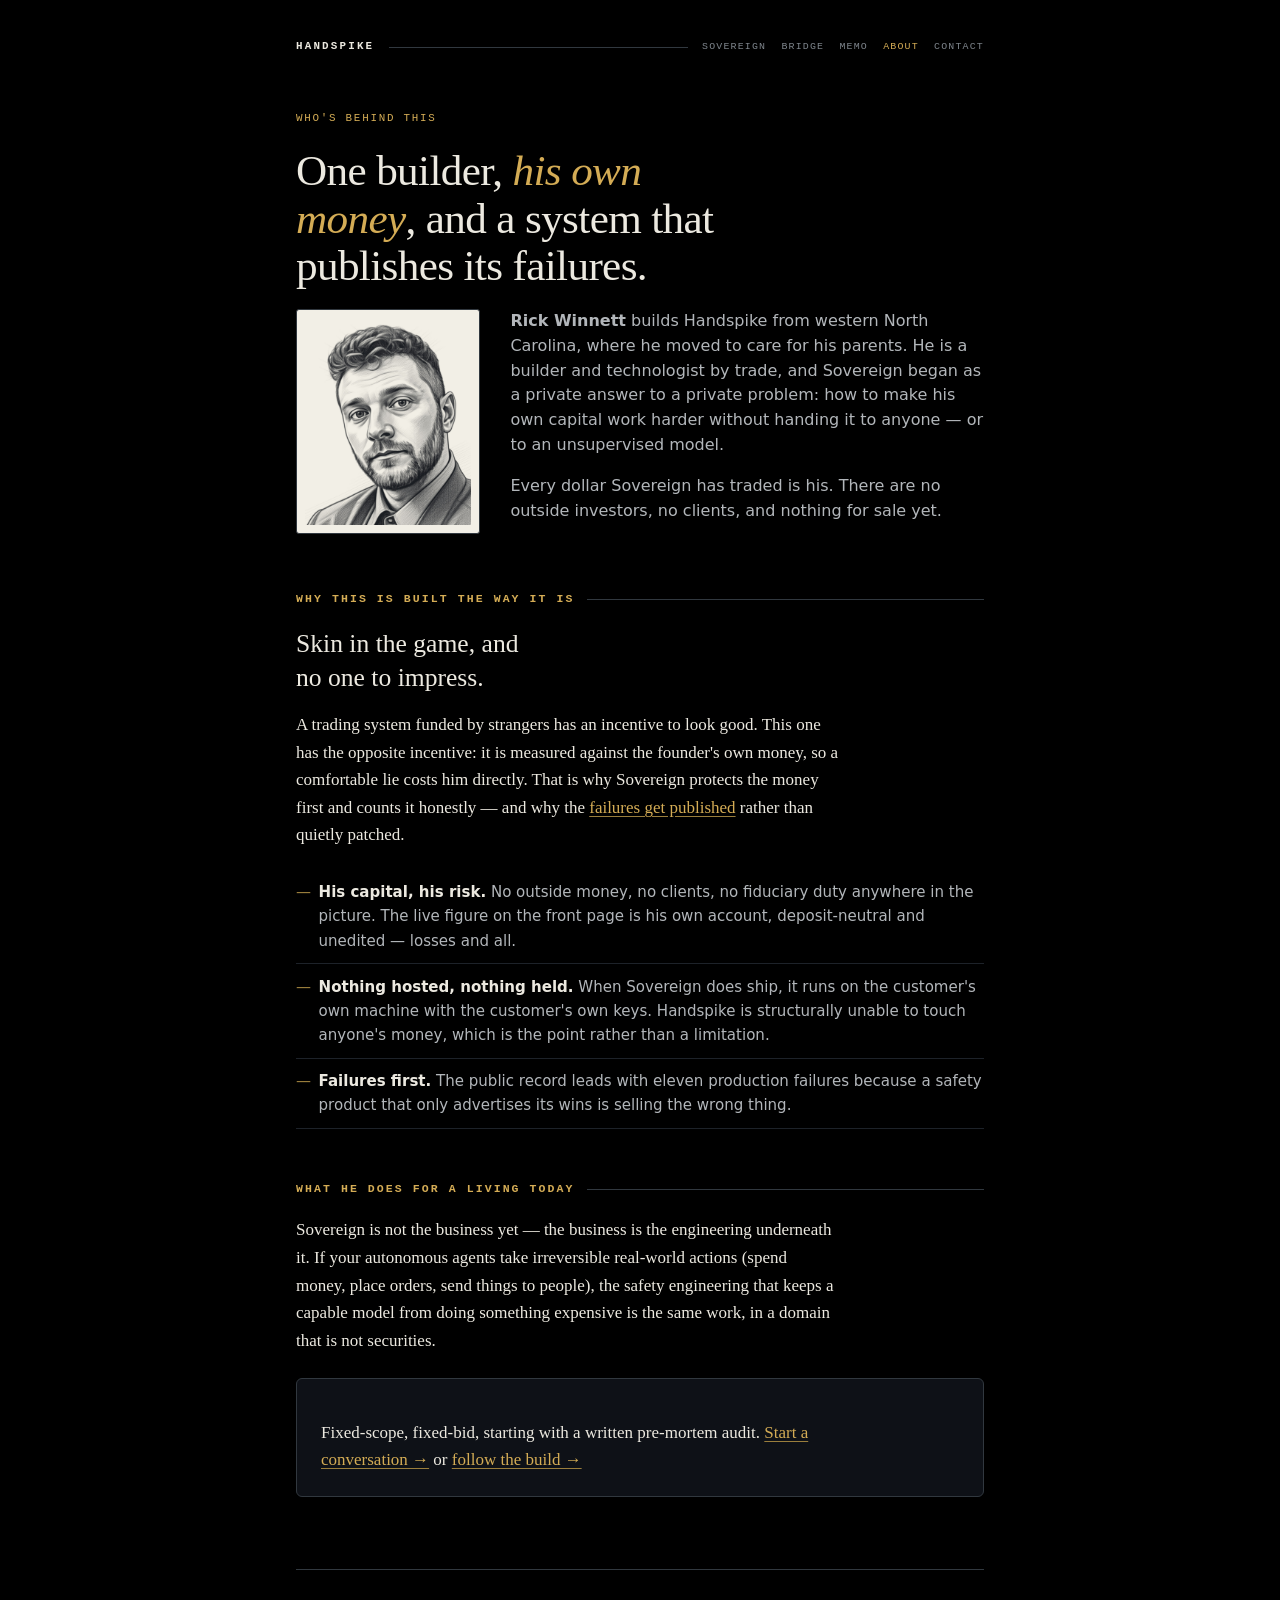
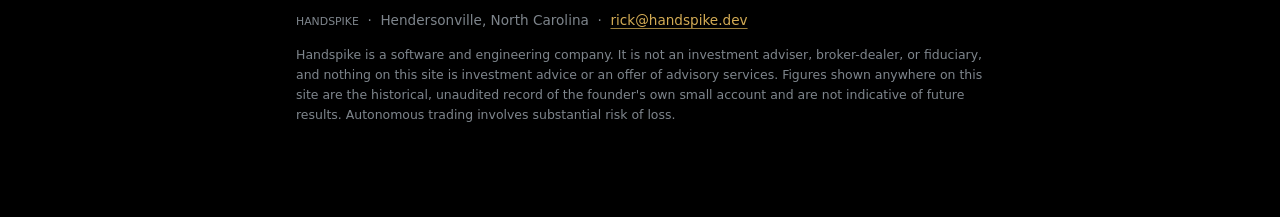
<file: about.html>
<!doctype html>
<html lang="en">
<head>
<meta charset="utf-8">
<meta name="viewport" content="width=device-width, initial-scale=1">
<meta name="description" content="Who builds Handspike: one builder in western North Carolina, running Sovereign on his own money, publishing the failures.">
<meta name="author" content="Rick Winnett">
<meta property="og:title" content="Who's behind this — Handspike">
<meta property="og:description" content="One builder, his own capital, and a system that publishes its own failures.">
<meta property="og:type" content="profile">
<meta property="og:image" content="https://www.handspike.dev/img/rick-winnett.jpg">
<meta name="twitter:card" content="summary">
<link rel="icon" href="data:image/svg+xml,<svg xmlns=%22http://www.w3.org/2000/svg%22 viewBox=%220 0 100 100%22><path d=%22M18 12h16v30h32V12h16v76H66V58H34v30H18z%22 fill=%22%232f6fed%22/></svg>">
<meta name="theme-color" content="#000000">
<title>Who's behind this — Handspike</title>
<link rel="stylesheet" href="/site.css">
<style>

  .plate{
    font-family:ui-monospace,Consolas,"Cascadia Mono",monospace;
    font-size:.68rem; letter-spacing:.16em; text-transform:uppercase;
    color:var(--brass); margin:0 0 1.2rem;
  }
  h1{
    font-size:clamp(1.9rem,5vw,2.7rem); line-height:1.1; letter-spacing:-.015em;
    font-weight:400; margin:0 0 1.2rem; text-wrap:balance; max-width:20ch;
  }
  h1 em{ font-style:italic; color:var(--brass); }

  /* ---- the portrait ----
     Mounted like a print in a mat, not dropped in like an avatar: the drawing is a line engraving,
     and the site's whole visual argument is instrument panel and engraved plate. The paper tone is
     carried in the JPEG itself (the greyscale ramp was remapped to #1a1d21 -> #f2efe6), so the mat
     colour here only has to match it. */
  .who{ display:flex; gap:1.9rem; align-items:flex-start; flex-wrap:wrap;
        margin:0 0 2.4rem; }
  .portrait{
    flex:0 0 auto; width:11.5rem; margin:0;
    background:#f2efe6; padding:.5rem;
    border:1px solid var(--rule); border-radius:3px;
  }
  .portrait img{ display:block; width:100%; height:auto; border-radius:1px; }
  .whotext{ flex:1 1 18rem; min-width:0; }
  .whotext p:first-child{ margin-top:0; }
  .lede{ font-family:"Segoe UI",system-ui,-apple-system,sans-serif;
         font-size:1rem; color:var(--ink-2); line-height:1.55; }

  h2{
    font-family:ui-monospace,Consolas,"Cascadia Mono",monospace;
    font-size:.72rem; letter-spacing:.18em; text-transform:uppercase;
    color:var(--brass); font-weight:600; margin:3.2rem 0 1.1rem;
    display:flex; align-items:center; gap:.8rem;
  }
  h2::after{ content:""; flex:1; height:1px; background:var(--rule); }
  .big{ font-size:clamp(1.25rem,3.2vw,1.6rem); line-height:1.32; font-weight:400;
        max-width:26ch; margin:0 0 1rem; text-wrap:balance; }

  ul.rails{ list-style:none; padding:0; margin:1.3rem 0 0; }
  ul.rails li{
    padding:.68em 0 .68em 1.5em; border-bottom:1px solid var(--rule-2); position:relative;
    font-family:"Segoe UI",system-ui,sans-serif; font-size:.94rem; color:var(--ink-2);
    max-width:none;
  }
  ul.rails li::before{ content:"—"; position:absolute; left:0; color:var(--brass-dim); }
  ul.rails li strong{ color:var(--ink); font-weight:600; }

  .card{ background:var(--panel); border:1px solid var(--rule); border-radius:6px;
         padding:1.4rem 1.5rem; margin:1.5rem 0 0; }
  .card p:last-child{ margin-bottom:0; }

  @media (max-width:600px){ .shell{ padding-top:1.6rem; } }

                      </style>
</head>
<body>
<div class="shell">

<header class="mast">
  <a href="/" class="markwrap"><span class="mark">HANDSPIKE</span></a>
  <span class="bar"></span>
  <nav>
    <a href="/">Sovereign</a>
    <a href="/demo/bridge.html">Bridge</a>
    <a href="/eleven-failures.html">Memo</a>
    <a href="/about.html" aria-current="page" class="cur">About</a>
    <a href="/contact.html">Contact</a>
  </nav>
</header>

<p class="plate">Who's behind this</p>
<h1>One builder, <em>his own money</em>, and a system that publishes its failures.</h1>

<div class="who">
  <!-- The alt text carries "portrait study" deliberately: a reader on a screen reader should learn
       this is a drawing, not a photograph, the same way a sighted reader can see it at a glance. -->
  <figure class="portrait">
    <img src="/img/rick-winnett.jpg" width="900" height="1125" decoding="async"
         alt="Rick Winnett, as a fine-line pen-and-ink portrait study: short curly hair, a full beard, an open collar under a jacket.">
  </figure>
  <div class="whotext">
    <p class="lede"><strong>Rick Winnett</strong> builds Handspike from western North Carolina,
    where he moved to care for his parents. He is a builder and technologist by trade, and Sovereign
    began as a private answer to a private problem: how to make his own capital work harder without
    handing it to anyone — or to an unsupervised model.</p>
    <p class="lede">Every dollar Sovereign has traded is his. There are no outside investors, no
    clients, and nothing for sale yet.</p>
  </div>
</div>

<section>
  <h2>Why this is built the way it is</h2>
  <p class="big">Skin in the game, and no one to impress.</p>
  <p>A trading system funded by strangers has an incentive to look good. This one has the opposite
  incentive: it is measured against the founder's own money, so a comfortable lie costs him
  directly. That is why Sovereign protects the money first and counts it honestly — and why the
  <a href="/eleven-failures.html">failures get published</a> rather than quietly patched.</p>
  <ul class="rails">
    <li><strong>His capital, his risk.</strong> No outside money, no clients, no fiduciary duty
        anywhere in the picture. The live figure on the front page is his own account, deposit-neutral
        and unedited — losses and all.</li>
    <li><strong>Nothing hosted, nothing held.</strong> When Sovereign does ship, it runs on the
        customer's own machine with the customer's own keys. Handspike is structurally unable to
        touch anyone's money, which is the point rather than a limitation.</li>
    <li><strong>Failures first.</strong> The public record leads with eleven production failures
        because a safety product that only advertises its wins is selling the wrong thing.</li>
  </ul>
</section>

<section>
  <h2>What he does for a living today</h2>
  <p>Sovereign is not the business yet — the business is the engineering underneath it. If your
  autonomous agents take irreversible real-world actions (spend money, place orders, send things to
  people), the safety engineering that keeps a capable model from doing something expensive
  is the same work, in a domain that is not securities.</p>
  <div class="card">
    <p>Fixed-scope, fixed-bid, starting with a written pre-mortem audit.
    <a href="/contact.html">Start a conversation&nbsp;&rarr;</a> or
    <a href="/signup.html">follow the build&nbsp;&rarr;</a></p>
  </div>
</section>

<footer>
  <p><span class="mark" style="font-size:.68rem;">HANDSPIKE</span> &nbsp;·&nbsp; Hendersonville, North Carolina &nbsp;·&nbsp; <a href="mailto:rick@handspike.dev">rick@handspike.dev</a><span id="visitors" hidden></span></p>
  <p class="fine">Handspike is a software and engineering company. It is not an investment adviser,
  broker-dealer, or fiduciary, and nothing on this site is investment advice or an offer of advisory
  services. Figures shown anywhere on this site are the historical, unaudited record of the founder's
  own small account and are not indicative of future results. Autonomous trading involves substantial
  risk of loss.</p>
</footer>

</div>
<script src="/visitors.js" defer></script>
</body>
</html>
</file>
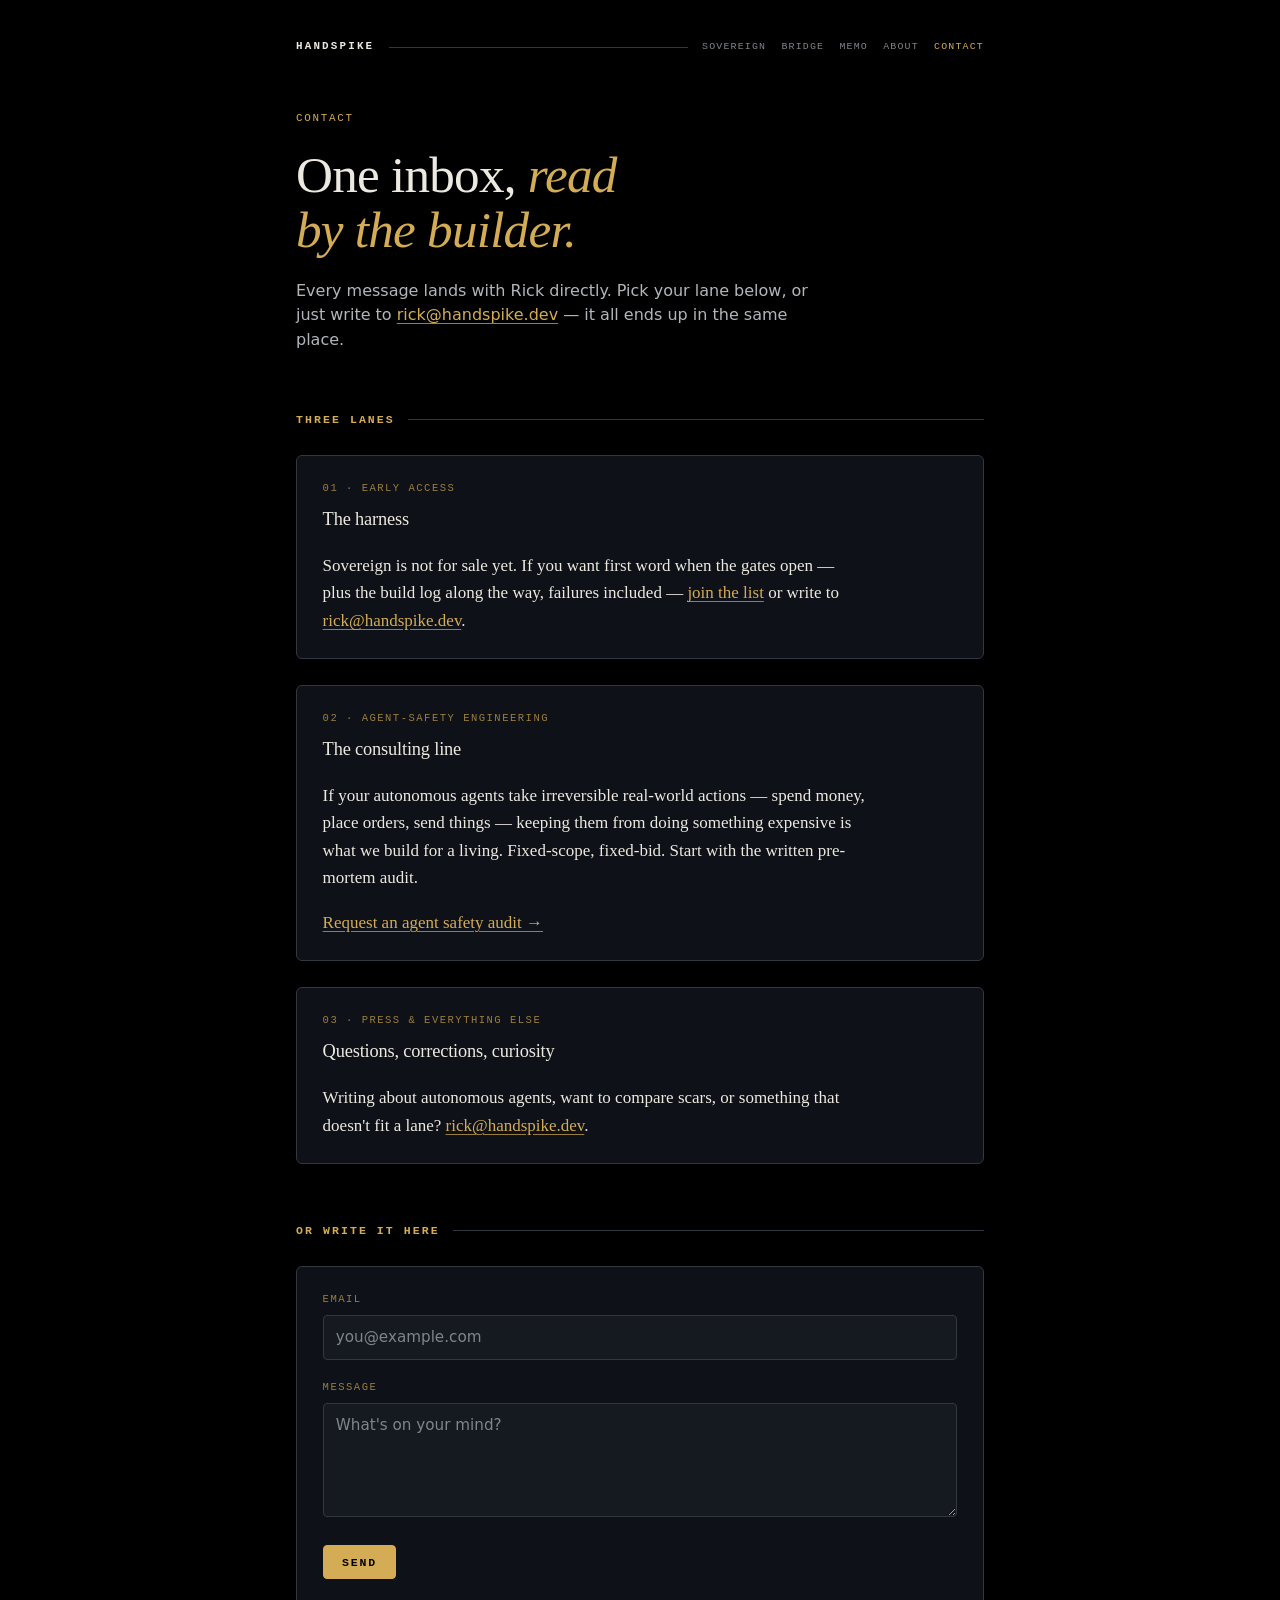
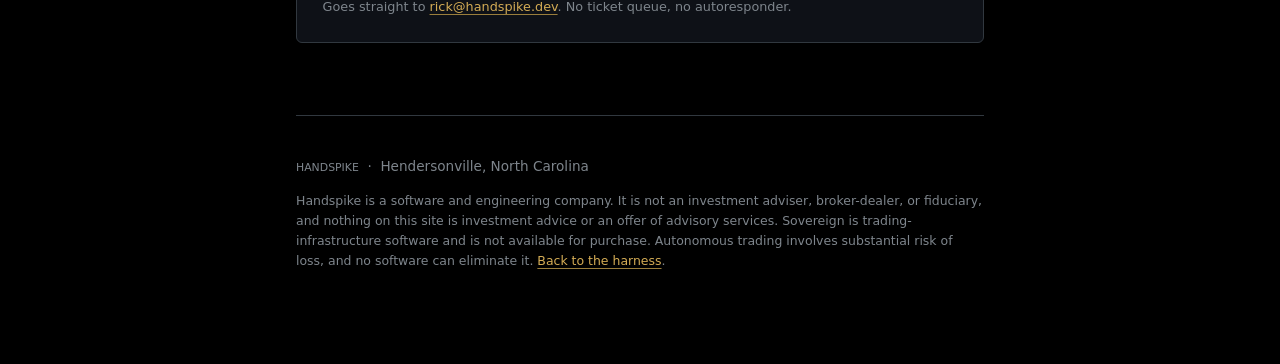
<file: contact.html>
<!doctype html>
<html lang="en">
<head>
<meta charset="utf-8">
<meta name="viewport" content="width=device-width, initial-scale=1">
<meta name="description" content="Contact Handspike — early access to Sovereign, agent-safety engineering, or press. One inbox: rick@handspike.dev.">
<meta name="author" content="Rick Winnett">
<meta property="og:title" content="Handspike — Contact">
<meta property="og:description" content="Early access, agent-safety engineering, press. One inbox: rick@handspike.dev.">
<meta property="og:type" content="website">
<meta name="twitter:card" content="summary">
<link rel="icon" href="data:image/svg+xml,<svg xmlns=%22http://www.w3.org/2000/svg%22 viewBox=%220 0 100 100%22><path d=%22M18 12h16v30h32V12h16v76H66V58H34v30H18z%22 fill=%22%232f6fed%22/></svg>">
<meta name="theme-color" content="#000000">
<title>Handspike — Contact</title>
<link rel="stylesheet" href="/site.css">
<style>

  /* ---- hero ---- */
  .plate{
    font-family:ui-monospace,Consolas,"Cascadia Mono",monospace;
    font-size:.68rem; letter-spacing:.16em; text-transform:uppercase;
    color:var(--brass); margin:0 0 1.2rem;
  }
  h1{
    font-size:clamp(2.1rem,6vw,3.2rem); line-height:1.08;
    letter-spacing:-.015em; font-weight:400; margin:0 0 1.3rem;
    text-wrap:balance; max-width:19ch;
  }
  h1 em{ font-style:italic; color:var(--brass); }
  .standfirst{
    font-family:"Segoe UI",system-ui,-apple-system,sans-serif;
    font-size:1rem; color:var(--ink-2); line-height:1.55; margin:0 0 .8rem; max-width:33rem;
  }

  section{ margin:3.6rem 0 0; }
  h2{
    font-family:ui-monospace,Consolas,"Cascadia Mono",monospace;
    font-size:.72rem; letter-spacing:.18em; text-transform:uppercase;
    color:var(--brass); font-weight:600; margin:0 0 1.1rem;
    display:flex; align-items:center; gap:.8rem;
  }
  h2::after{ content:""; flex:1; height:1px; background:var(--rule); }

  .card{
    background:var(--panel); border:1px solid var(--rule); border-radius:6px;
    padding:1.5rem 1.6rem; margin:1.6rem 0 0;
  }
  .card p:last-child{ margin-bottom:0; }
  .k{
    font-family:ui-monospace,Consolas,monospace; font-size:.66rem;
    letter-spacing:.14em; text-transform:uppercase; color:var(--brass-dim); margin:0 0 .5rem;
  }
  .card h3{
    font-size:1.15rem; font-weight:400; margin:0 0 .6rem; letter-spacing:-.01em;
  }

  /* ---- form ---- */
  form{ margin:0; }
  .field{ margin:0 0 1.2rem; }
  label{
    display:block; font-family:ui-monospace,Consolas,"Cascadia Mono",monospace;
    font-size:.66rem; letter-spacing:.14em; text-transform:uppercase;
    color:var(--brass-dim); margin:0 0 .45rem;
  }
  input[type="email"], textarea{
    width:100%; background:var(--mono-bg); color:var(--ink);
    border:1px solid var(--rule); border-radius:4px;
    font-family:"Segoe UI",system-ui,-apple-system,sans-serif; font-size:.95rem;
    padding:.65em .8em; line-height:1.5;
  }
  /* Focus had to get louder. On the old #10141a ground a --brass-dim border was a
     legible state change; against black a single dim hairline is close to nothing,
     and this is the one control on the page a keyboard user has to be able to find. */
  input[type="email"]:focus, textarea:focus{
    outline:none; border-color:var(--brass);
    box-shadow:0 0 0 2px rgba(212,172,85,.22);
  }
  /* Never left to the browser. Chrome derives the placeholder from the input's own
     colour at roughly half alpha -- on #151a21 that lands near 2.5:1 and the hint
     reads as a smudge. Pinned to the same tertiary ink the rest of the page uses. */
  input::placeholder, textarea::placeholder{ color:var(--ink-3); opacity:1; }
  /* Autofill is the loudest thing a black form can do: Chrome hard-paints a filled
     field pale blue (#e8f0fe) with black text and ignores `background`, so a saved
     email address detonates a white block in the middle of the page. Only an inset
     shadow overrides it. */
  input:-webkit-autofill,
  input:-webkit-autofill:hover,
  input:-webkit-autofill:focus{
    -webkit-text-fill-color:var(--ink);
    -webkit-box-shadow:0 0 0 100px var(--mono-bg) inset;
    caret-color:var(--ink);
  }
  textarea{ min-height:7.5em; resize:vertical; }
  button[type="submit"]{
    display:inline-block; cursor:pointer;
    background:var(--brass); color:var(--ground);
    border:1px solid var(--brass); border-radius:4px;
    font-family:ui-monospace,Consolas,"Cascadia Mono",monospace;
    font-size:.72rem; letter-spacing:.16em; text-transform:uppercase;
    font-weight:700; padding:.85em 1.6em;
  }
  button[type="submit"]:hover{ background:var(--brass-dim); border-color:var(--brass-dim); }
  .smallprint{
    font-family:"Segoe UI",system-ui,sans-serif; font-size:.8rem; color:var(--ink-3);
    margin:1.1rem 0 0;
  }

  @media (max-width:600px){
            .shell{ padding-top:1.6rem; }
  }

                      </style>
</head>
<body>
<div class="shell">

<header class="mast">
  <a href="/" class="markwrap"><span class="mark">HANDSPIKE</span></a>
  <span class="bar"></span>
  <nav>
    <a href="/">Sovereign</a>
    <a href="/demo/bridge.html">Bridge</a>
    <a href="/eleven-failures.html">Memo</a>
    <a href="/about.html">About</a>
    <a href="/contact.html" aria-current="page" class="cur">Contact</a>
  </nav>
</header>

<p class="plate">Contact</p>
<h1>One inbox, <em>read by the builder.</em></h1>
<p class="standfirst">Every message lands with Rick directly. Pick your lane below, or just
write to <a href="mailto:rick@handspike.dev">rick@handspike.dev</a> — it all ends up in the
same place.</p>

<section id="lanes">
  <h2>Three lanes</h2>

  <div class="card">
    <p class="k">01 · Early access</p>
    <h3>The harness</h3>
    <p>Sovereign is not for sale yet. If you want first word when the gates open — plus the
    build log along the way, failures included — <a href="/signup.html">join the list</a> or
    write to <a href="mailto:rick@handspike.dev">rick@handspike.dev</a>.</p>
  </div>

  <div class="card">
    <p class="k">02 · Agent-safety engineering</p>
    <h3>The consulting line</h3>
    <p>If your autonomous agents take irreversible real-world actions — spend money, place
    orders, send things — keeping them from doing something expensive is what we build for a living.
    Fixed-scope, fixed-bid. Start with the written pre-mortem audit.</p>
    <p><a href="mailto:rick@handspike.dev?subject=Agent%20safety%20audit">Request an agent
    safety audit &rarr;</a></p>
  </div>

  <div class="card">
    <p class="k">03 · Press &amp; everything else</p>
    <h3>Questions, corrections, curiosity</h3>
    <p>Writing about autonomous agents, want to compare scars, or something that doesn't fit
    a lane? <a href="mailto:rick@handspike.dev">rick@handspike.dev</a>.</p>
  </div>
</section>

<section id="write">
  <h2>Or write it here</h2>
  <div class="card">
    <form action="https://formsubmit.co/rick@handspike.dev" method="POST">
      <input type="hidden" name="_subject" value="Handspike contact">
      <input type="hidden" name="_next" value="https://www.handspike.dev/thanks.html">
      <input type="hidden" name="_captcha" value="false">
      <input type="text" name="_honey" style="display:none" tabindex="-1" autocomplete="off">
      <div class="field">
        <label for="email">Email</label>
        <input type="email" id="email" name="email" required autocomplete="email" placeholder="you@example.com">
      </div>
      <div class="field">
        <label for="message">Message</label>
        <textarea id="message" name="message" required placeholder="What's on your mind?"></textarea>
      </div>
      <button type="submit">Send</button>
    </form>
    <p class="smallprint">Goes straight to <a href="mailto:rick@handspike.dev">rick@handspike.dev</a>.
    No ticket queue, no autoresponder.</p>
  </div>
</section>

<footer>
  <p><span class="mark" style="font-size:.68rem;">HANDSPIKE</span> &nbsp;·&nbsp; Hendersonville, North Carolina<span id="visitors" hidden></span></p>
  <p class="fine">Handspike is a software and engineering company. It is not an investment adviser,
  broker-dealer, or fiduciary, and nothing on this site is investment advice or an offer of
  advisory services. Sovereign is trading-infrastructure software and is not available for
  purchase. Autonomous trading involves substantial risk of loss, and no software can eliminate
  it. <a href="/">Back to the harness</a>.</p>
</footer>

</div>
<script src="/visitors.js" defer></script>
</body>
</html>
</file>
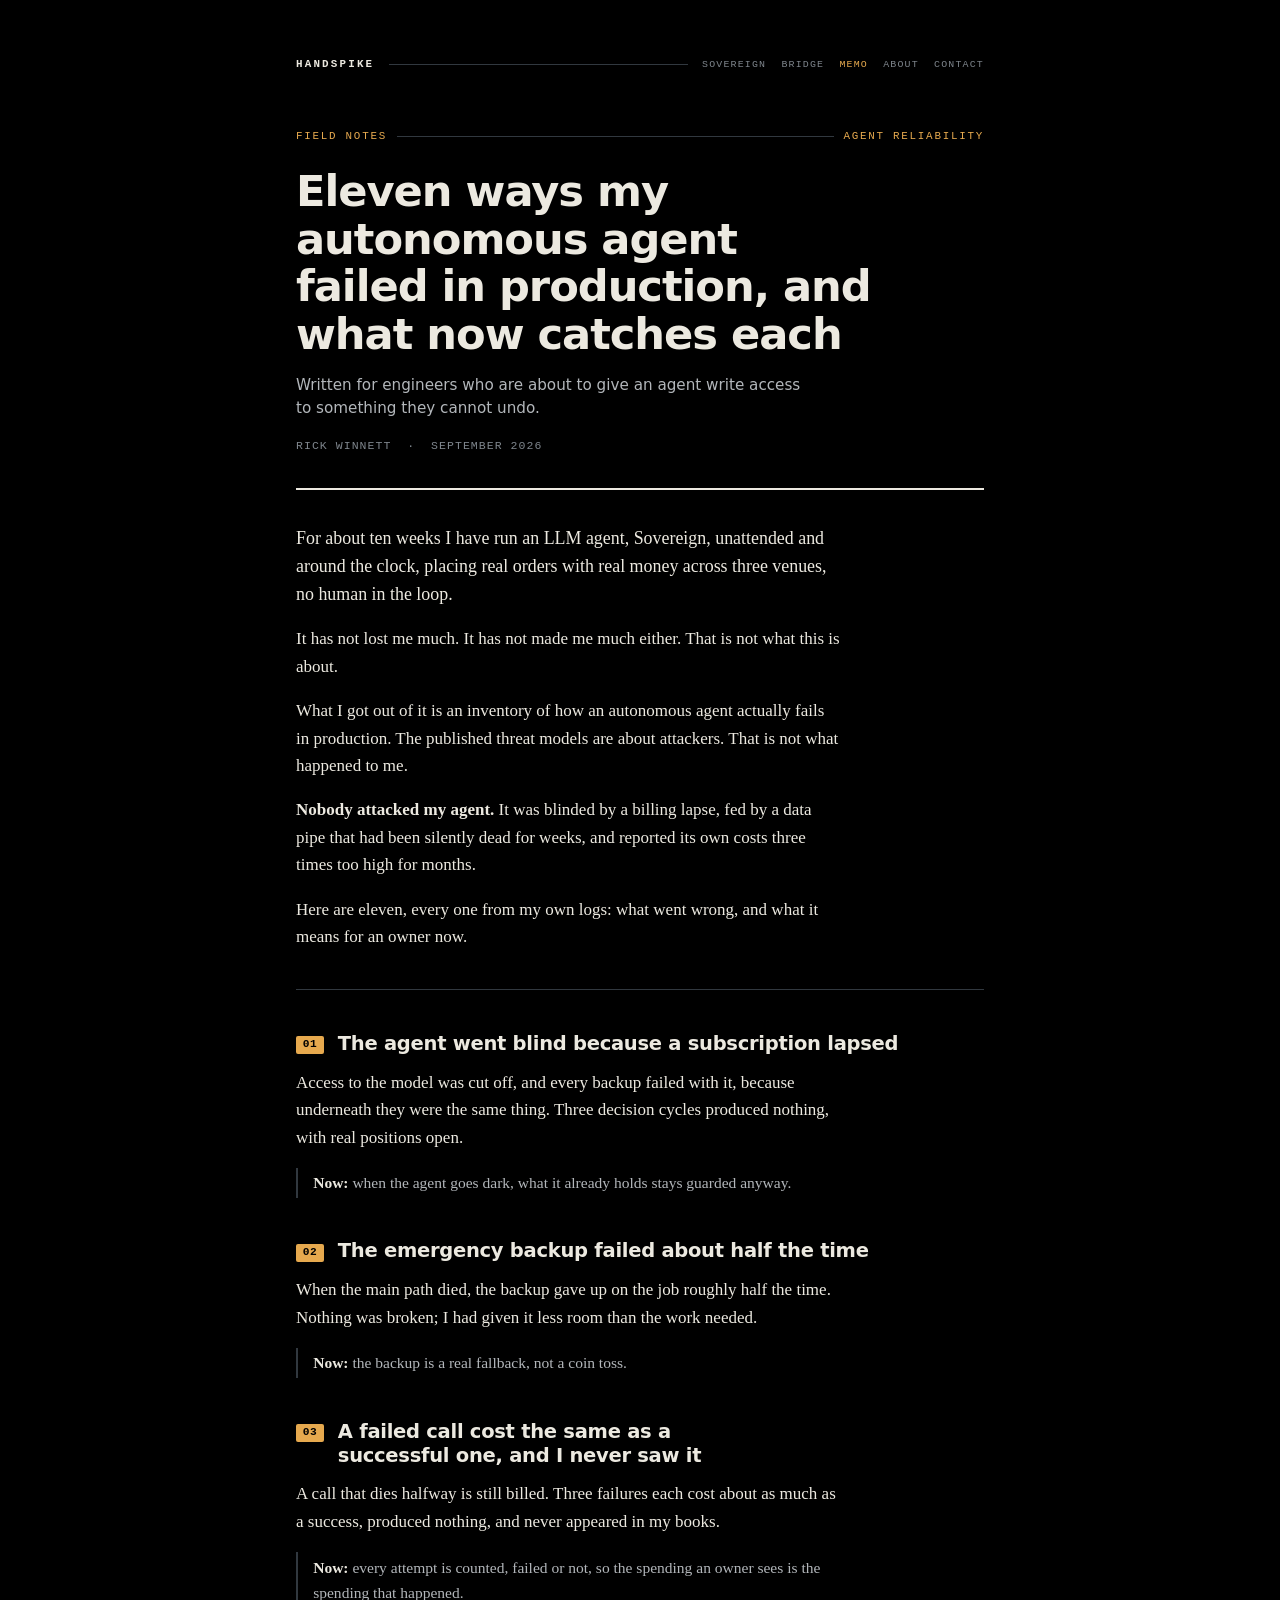
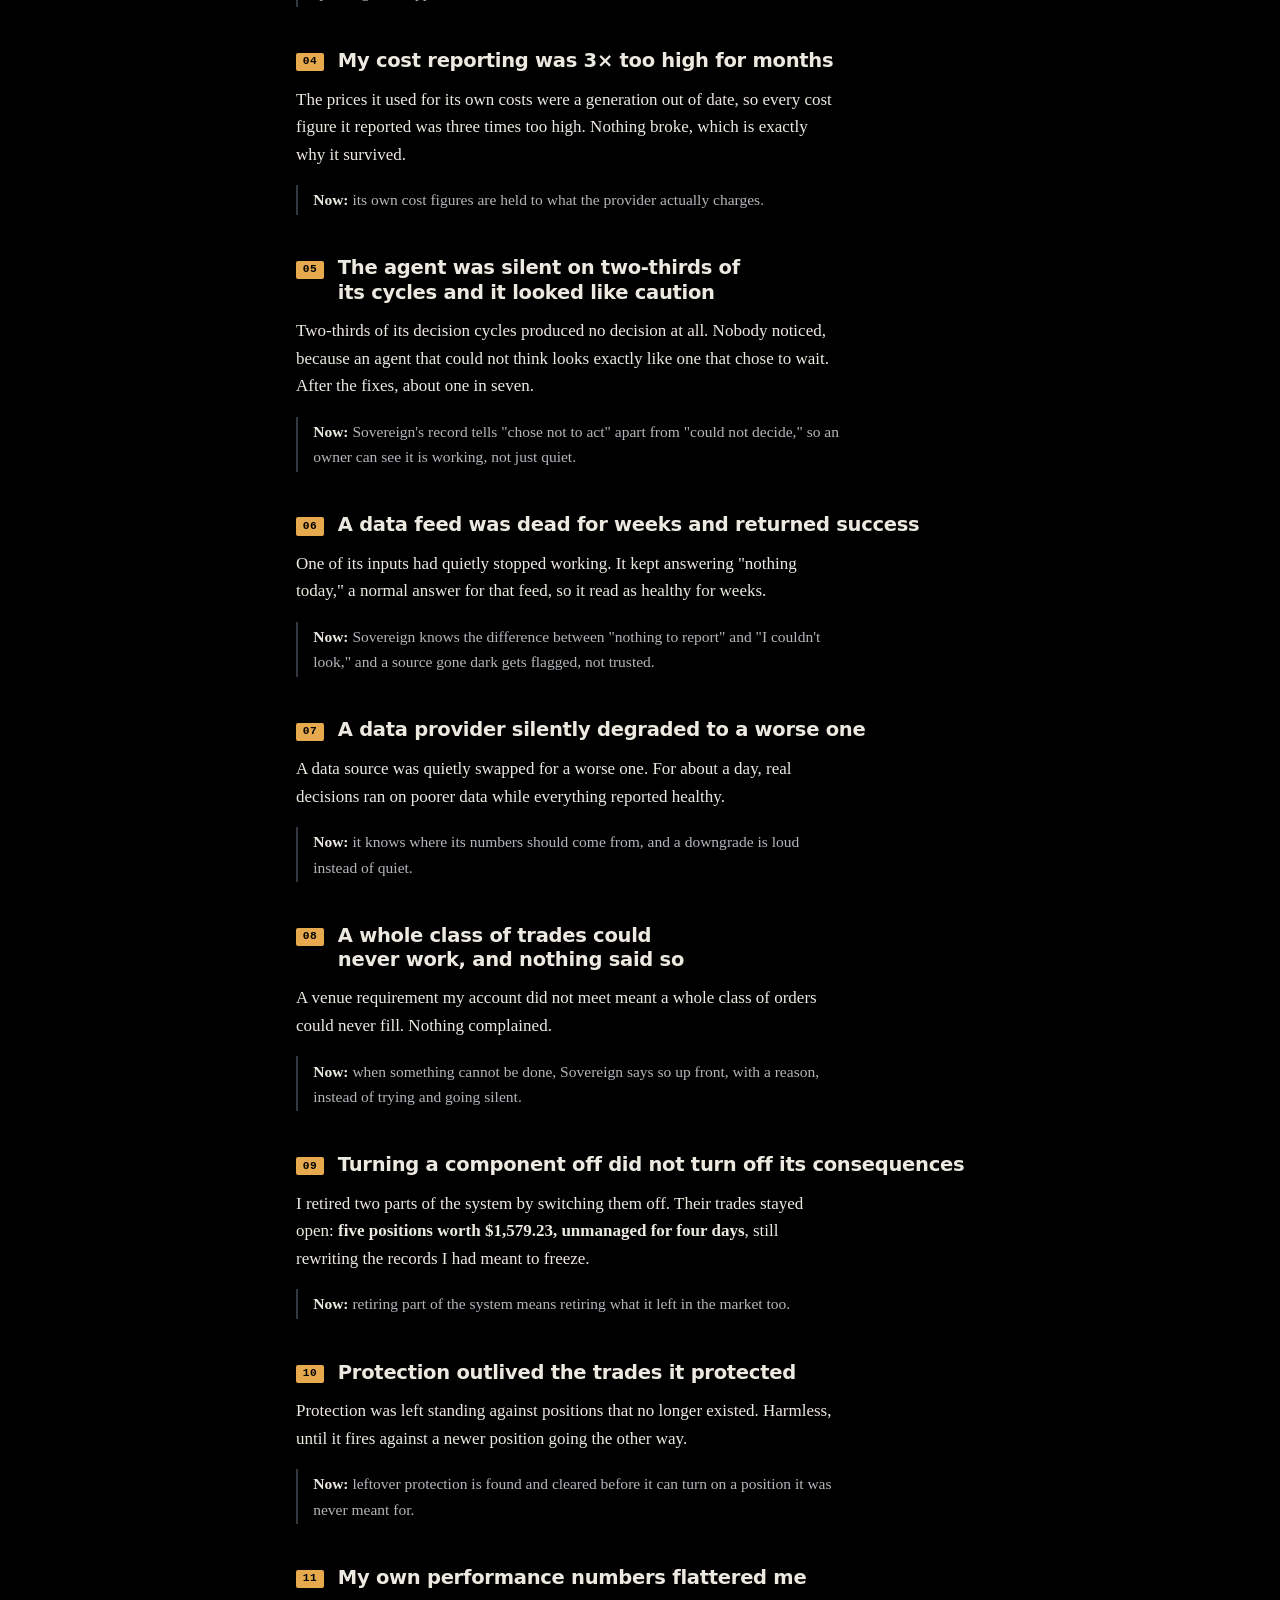
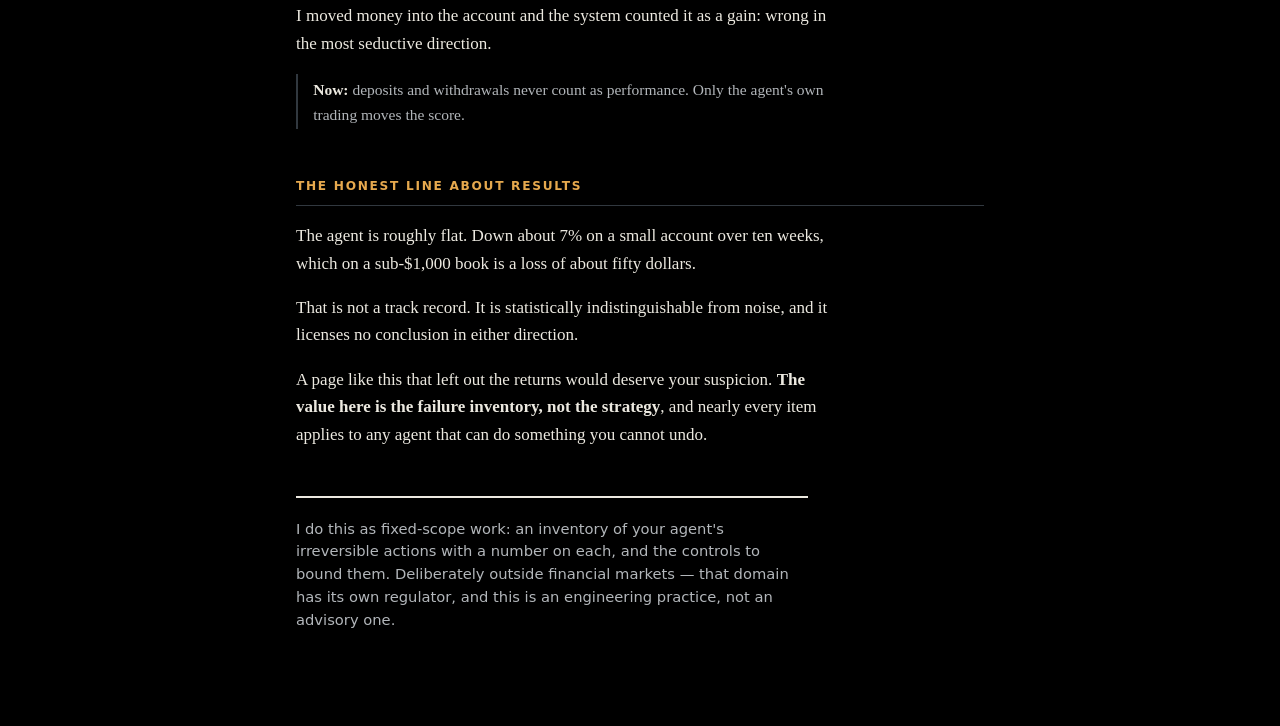
<file: eleven-failures.html>
<!doctype html>
<html lang="en">
<head>
<meta charset="utf-8">
<meta name="viewport" content="width=device-width, initial-scale=1">
<meta name="description" content="Eleven real production failures from ten weeks running an autonomous LLM agent with real money, and what each one means for an owner now.">
<meta name="author" content="Rick Winnett">
<meta property="og:title" content="Eleven ways my autonomous agent failed in production">
<meta property="og:description" content="Nobody attacked my agent. It was blinded by a billing lapse, fed by a data pipe dead for weeks, and reported its own costs 3x too high for months.">
<meta property="og:type" content="article">
<meta name="twitter:card" content="summary_large_image">
<link rel="icon" href="data:image/svg+xml,<svg xmlns=%22http://www.w3.org/2000/svg%22 viewBox=%220 0 100 100%22><text y=%22.9em%22 font-size=%2290%22>&#9888;</text></svg>">
<meta name="theme-color" content="#000000">
<title>Eleven ways my autonomous agent failed in production</title>
<link rel="stylesheet" href="/site.css">
<style>
    :root{ --signal:#e6a94e; --signal-dim:#b08a3f; }
  ::selection{ background:var(--signal); color:#000; }
      .shell{ max-width:46rem; margin:0 auto; padding:3.5rem 1.5rem 5rem; }
  
  /* ---- masthead ---- */
  .plate{
    display:flex; align-items:center; gap:.6rem;
    font-family:ui-monospace,Consolas,"Cascadia Mono",monospace;
    font-size:.68rem; letter-spacing:.16em; text-transform:uppercase;
    color:var(--signal); margin:0 0 1.4rem;
  }
  .plate .bar{ flex:1; height:1px; background:var(--rule); }
  h1{
    font-family:"Segoe UI",system-ui,-apple-system,sans-serif;
    font-size:clamp(1.85rem,5vw,2.7rem); line-height:1.1;
    letter-spacing:-.024em; font-weight:700; margin:0 0 1rem;
    text-wrap:balance; max-width:22ch;
  }
  .standfirst{
    font-family:"Segoe UI",system-ui,sans-serif; font-size:.95rem;
    color:var(--ink-2); line-height:1.5; margin:0 0 1.1rem; max-width:32rem;
  }
  .byline{
    font-family:ui-monospace,Consolas,monospace; font-size:.72rem;
    letter-spacing:.09em; color:var(--ink-3); text-transform:uppercase;
    padding-bottom:2rem; border-bottom:2px solid var(--ink); margin-bottom:2.2rem;
  }

  .lede{ font-size:1.12rem; line-height:1.55; }
  p{ margin:0 0 1.05rem; }
  strong{ font-weight:700; }
  code{
    font-family:ui-monospace,Consolas,"Cascadia Mono",monospace;
    font-size:.84em; background:var(--mono-bg); padding:.1em .34em;
    border-radius:3px; overflow-wrap:anywhere;
  }

  h2.eyebrow{
    font-family:"Segoe UI",system-ui,sans-serif;
    font-size:.76rem; font-weight:700; text-transform:uppercase;
    letter-spacing:.14em; color:var(--signal);
    margin:3rem 0 1rem; padding-bottom:.5rem; border-bottom:1px solid var(--rule);
  }

  /* ---- the layer stack ---- */
  .stack{ display:flex; flex-direction:column; gap:.7rem; margin:0 0 1.3rem; max-width:var(--measure); }
  .layer{
    background:var(--panel); border:1px solid var(--rule-2);
    border-left:3px solid var(--signal); padding:.85rem 1rem; border-radius:2px;
    font-size:.97rem; line-height:1.55;
  }
  .layer b{ display:block; font-family:"Segoe UI",system-ui,sans-serif; font-size:.82rem;
    letter-spacing:.04em; text-transform:uppercase; color:var(--signal); margin-bottom:.25rem; }

  /* ---- incident items ---- */
  .item{ margin:2.6rem 0; }
  .item-head{ display:flex; gap:.85rem; align-items:baseline; margin:0 0 .75rem; }
  .tag{
    flex:0 0 auto; font-family:ui-monospace,Consolas,monospace;
    font-size:.7rem; font-weight:700; letter-spacing:.06em;
    color:var(--ground); background:var(--signal);
    padding:.22rem .42rem; border-radius:2px; line-height:1;
    position:relative; top:-.15rem;
  }
  .item-head h3{
    margin:0; font-family:"Segoe UI",system-ui,sans-serif;
    font-size:1.22rem; line-height:1.25; letter-spacing:-.014em; font-weight:700;
    text-wrap:balance;
  }
  .control{
    border-left:2px solid var(--rule); padding:.15rem 0 .15rem .95rem;
    color:var(--ink-2); font-size:.97rem; margin:0;
  }
  .control strong{ color:var(--ink); }
  blockquote{
    margin:0 0 1.05rem; padding-left:.95rem; border-left:2px solid var(--signal-dim);
    font-style:italic; color:var(--ink-2); max-width:var(--measure);
  }

  ol.questions{ counter-reset:q; list-style:none; padding:0; margin:0 0 1.2rem; max-width:var(--measure); }
  ol.questions > li{
    counter-increment:q; position:relative; padding-left:2.1rem; margin:0 0 1rem;
  }
  ol.questions > li::before{
    content:counter(q); position:absolute; left:0; top:.22em;
    font-family:ui-monospace,Consolas,monospace; font-size:.74rem; font-weight:700;
    color:var(--signal); border:1px solid var(--signal); border-radius:2px;
    width:1.45rem; height:1.45rem; display:grid; place-items:center; line-height:1;
  }

  .closer{
    margin-top:3rem; padding-top:1.2rem; border-top:2px solid var(--ink);
    font-family:"Segoe UI",system-ui,sans-serif; font-size:.92rem;
    color:var(--ink-2); line-height:1.55; max-width:32rem;
  }
  hr.sep{ border:0; border-top:1px solid var(--rule); margin:2.4rem 0; }
  @media (max-width:520px){
    .shell{ padding:2.25rem 1.15rem 3.5rem; }
    body{ font-size:16px; }
    .item-head{ gap:.6rem; }
  }

                      
  /* THE MEMO PREDATES THE BRASS TOKEN. It was written with --signal/--signal-dim before the site
     had a design system, so every `var(--brass)` rule in the shared masthead resolved to nothing
     here — the current-page link rendered as plain ink instead of brass. Aliasing rather than restyling keeps this page's own typography untouched
     while letting it share one header with the rest of the site. Both themes are covered because
     the aliases inherit whichever --signal is in force. */
  :root{ --brass:var(--signal); --brass-dim:var(--signal-dim); }
</style>
</head>
<body>

<div class="shell">

  <header class="mast">
  <a href="/" class="markwrap"><span class="mark">HANDSPIKE</span></a>
  <span class="bar"></span>
  <nav>
    <a href="/">Sovereign</a>
    <a href="/demo/bridge.html">Bridge</a>
    <a href="/eleven-failures.html" aria-current="page" class="cur">Memo</a>
    <a href="/about.html">About</a>
    <a href="/contact.html">Contact</a>
  </nav>
</header>

  <div class="plate"><span>Field notes</span><span class="bar"></span><span>Agent reliability</span></div>

  <h1>Eleven ways my autonomous agent failed in production, and what now catches each</h1>
  <p class="standfirst">Written for engineers who are about to give an agent write access to something they cannot undo.</p>
  <div class="byline">Rick Winnett &nbsp;·&nbsp; September 2026</div>

  <p class="lede">For about ten weeks I have run an LLM agent, Sovereign, unattended and around the clock, placing real orders with real money across three venues, no human in the loop.</p>

  <p>It has not lost me much. It has not made me much either. That is not what this is about.</p>

  <p>What I got out of it is an inventory of how an autonomous agent actually fails in production. The published threat models are about attackers. That is not what happened to me.</p>

  <p><strong>Nobody attacked my agent.</strong> It was blinded by a billing lapse, fed by a data pipe that had been silently dead for weeks, and reported its own costs three times too high for months.</p>

  <p>Here are eleven, every one from my own logs: what went wrong, and what it means for an owner now.</p>

  <hr class="sep">

  <div class="item">
    <div class="item-head"><span class="tag">01</span><h3>The agent went blind because a subscription lapsed</h3></div>
    <p>Access to the model was cut off, and every backup failed with it, because underneath they were the same thing. Three decision cycles produced nothing, with real positions open.</p>
    <p class="control"><strong>Now:</strong> when the agent goes dark, what it already holds stays guarded anyway.</p>
  </div>

  <div class="item">
    <div class="item-head"><span class="tag">02</span><h3>The emergency backup failed about half the time</h3></div>
    <p>When the main path died, the backup gave up on the job roughly half the time. Nothing was broken; I had given it less room than the work needed.</p>
    <p class="control"><strong>Now:</strong> the backup is a real fallback, not a coin toss.</p>
  </div>

  <div class="item">
    <div class="item-head"><span class="tag">03</span><h3>A failed call cost the same as a successful one, and I never saw it</h3></div>
    <p>A call that dies halfway is still billed. Three failures each cost about as much as a success, produced nothing, and never appeared in my books.</p>
    <p class="control"><strong>Now:</strong> every attempt is counted, failed or not, so the spending an owner sees is the spending that happened.</p>
  </div>

  <div class="item">
    <div class="item-head"><span class="tag">04</span><h3>My cost reporting was 3× too high for months</h3></div>
    <p>The prices it used for its own costs were a generation out of date, so every cost figure it reported was three times too high. Nothing broke, which is exactly why it survived.</p>
    <p class="control"><strong>Now:</strong> its own cost figures are held to what the provider actually charges.</p>
  </div>

  <div class="item">
    <div class="item-head"><span class="tag">05</span><h3>The agent was silent on two-thirds of its cycles and it looked like caution</h3></div>
    <p>Two-thirds of its decision cycles produced no decision at all. Nobody noticed, because an agent that could not think looks exactly like one that chose to wait. After the fixes, about one in seven.</p>
    <p class="control"><strong>Now:</strong> Sovereign's record tells "chose not to act" apart from "could not decide," so an owner can see it is working, not just quiet.</p>
  </div>

  <div class="item">
    <div class="item-head"><span class="tag">06</span><h3>A data feed was dead for weeks and returned success</h3></div>
    <p>One of its inputs had quietly stopped working. It kept answering "nothing today," a normal answer for that feed, so it read as healthy for weeks.</p>
    <p class="control"><strong>Now:</strong> Sovereign knows the difference between "nothing to report" and "I couldn't look," and a source gone dark gets flagged, not trusted.</p>
  </div>

  <div class="item">
    <div class="item-head"><span class="tag">07</span><h3>A data provider silently degraded to a worse one</h3></div>
    <p>A data source was quietly swapped for a worse one. For about a day, real decisions ran on poorer data while everything reported healthy.</p>
    <p class="control"><strong>Now:</strong> it knows where its numbers should come from, and a downgrade is loud instead of quiet.</p>
  </div>

  <div class="item">
    <div class="item-head"><span class="tag">08</span><h3>A whole class of trades could never work, and nothing said so</h3></div>
    <p>A venue requirement my account did not meet meant a whole class of orders could never fill. Nothing complained.</p>
    <p class="control"><strong>Now:</strong> when something cannot be done, Sovereign says so up front, with a reason, instead of trying and going silent.</p>
  </div>

  <div class="item">
    <div class="item-head"><span class="tag">09</span><h3>Turning a component off did not turn off its consequences</h3></div>
    <p>I retired two parts of the system by switching them off. Their trades stayed open: <strong>five positions worth $1,579.23, unmanaged for four days</strong>, still rewriting the records I had meant to freeze.</p>
    <p class="control"><strong>Now:</strong> retiring part of the system means retiring what it left in the market too.</p>
  </div>

  <div class="item">
    <div class="item-head"><span class="tag">10</span><h3>Protection outlived the trades it protected</h3></div>
    <p>Protection was left standing against positions that no longer existed. Harmless, until it fires against a newer position going the other way.</p>
    <p class="control"><strong>Now:</strong> leftover protection is found and cleared before it can turn on a position it was never meant for.</p>
  </div>

  <div class="item">
    <div class="item-head"><span class="tag">11</span><h3>My own performance numbers flattered me</h3></div>
    <p>I moved money into the account and the system counted it as a gain: wrong in the most seductive direction.</p>
    <p class="control"><strong>Now:</strong> deposits and withdrawals never count as performance. Only the agent's own trading moves the score.</p>
  </div>

  <h2 class="eyebrow">The honest line about results</h2>

  <p>The agent is roughly flat. Down about 7% on a small account over ten weeks, which on a sub-$1,000 book is a loss of about fifty dollars.</p>

  <p>That is not a track record. It is statistically indistinguishable from noise, and it licenses no conclusion in either direction.</p>

  <p>A page like this that left out the returns would deserve your suspicion. <strong>The value here is the failure inventory, not the strategy</strong>, and nearly every item applies to any agent that can do something you cannot undo.</p>

  <p class="closer">I do this as fixed-scope work: an inventory of your agent's irreversible actions with a number on each, and the controls to bound them. Deliberately outside financial markets — that domain has its own regulator, and this is an engineering practice, not an advisory one.</p>

</div>

<script src="/visitors.js" defer></script>
</body>
</html>
</file>
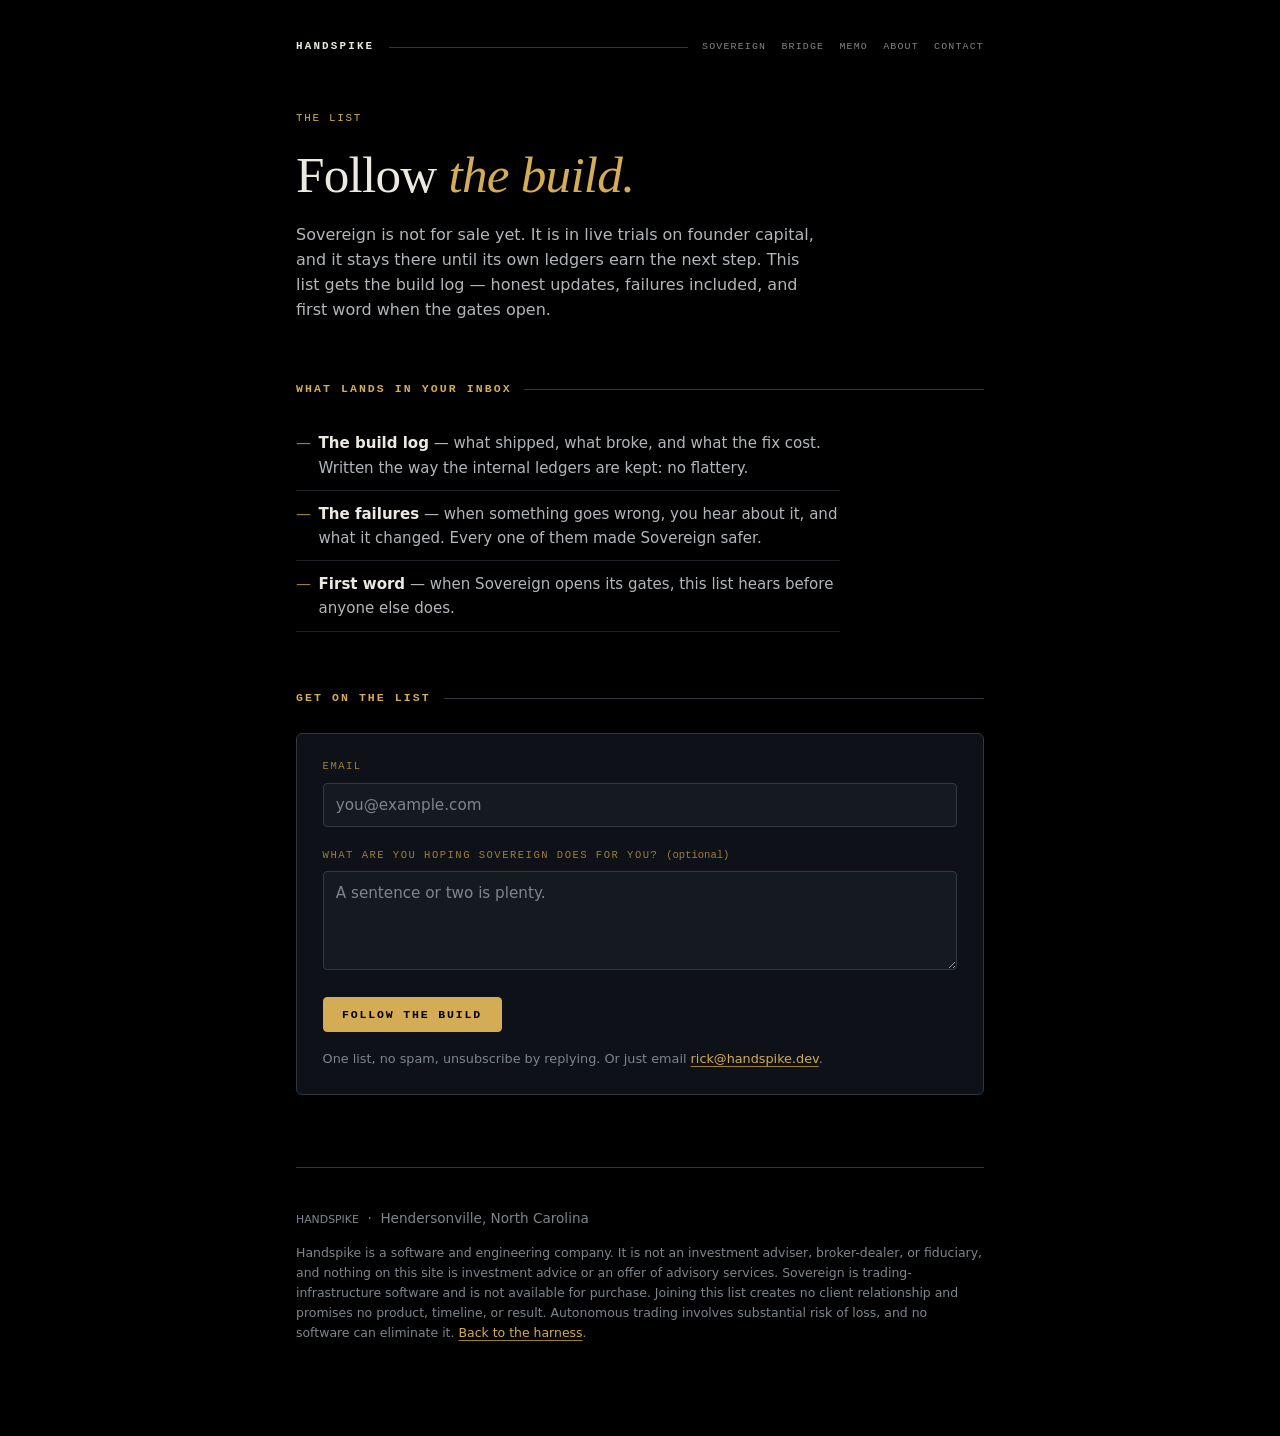
<file: signup.html>
<!doctype html>
<html lang="en">
<head>
<meta charset="utf-8">
<meta name="viewport" content="width=device-width, initial-scale=1">
<meta name="description" content="Follow the Sovereign build. One list: honest updates, failures included, and first word when the gates open.">
<meta name="author" content="Rick Winnett">
<meta property="og:title" content="Handspike — Follow the build">
<meta property="og:description" content="Sovereign is not for sale yet. This list gets the build log — honest updates, failures included.">
<meta property="og:type" content="website">
<meta name="twitter:card" content="summary">
<link rel="icon" href="data:image/svg+xml,<svg xmlns=%22http://www.w3.org/2000/svg%22 viewBox=%220 0 100 100%22><path d=%22M18 12h16v30h32V12h16v76H66V58H34v30H18z%22 fill=%22%232f6fed%22/></svg>">
<meta name="theme-color" content="#000000">
<title>Handspike — Follow the build</title>
<link rel="stylesheet" href="/site.css">
<style>

  /* ---- hero ---- */
  .plate{
    font-family:ui-monospace,Consolas,"Cascadia Mono",monospace;
    font-size:.68rem; letter-spacing:.16em; text-transform:uppercase;
    color:var(--brass); margin:0 0 1.2rem;
  }
  h1{
    font-size:clamp(2.1rem,6vw,3.2rem); line-height:1.08;
    letter-spacing:-.015em; font-weight:400; margin:0 0 1.3rem;
    text-wrap:balance; max-width:19ch;
  }
  h1 em{ font-style:italic; color:var(--brass); }
  .standfirst{
    font-family:"Segoe UI",system-ui,-apple-system,sans-serif;
    font-size:1rem; color:var(--ink-2); line-height:1.55; margin:0 0 .8rem; max-width:33rem;
  }

  /* ---- sections ---- */
  section{ margin:3.6rem 0 0; }
  h2{
    font-family:ui-monospace,Consolas,"Cascadia Mono",monospace;
    font-size:.72rem; letter-spacing:.18em; text-transform:uppercase;
    color:var(--brass); font-weight:600; margin:0 0 1.1rem;
    display:flex; align-items:center; gap:.8rem;
  }
  h2::after{ content:""; flex:1; height:1px; background:var(--rule); }

  ul.rails{ list-style:none; padding:0; margin:1.4rem 0 0; }
  ul.rails li{
    padding:.68em 0 .68em 1.5em; border-bottom:1px solid var(--rule-2); position:relative;
    font-family:"Segoe UI",system-ui,sans-serif; font-size:.94rem; color:var(--ink-2);
  }
  ul.rails li::before{ content:"—"; position:absolute; left:0; color:var(--brass-dim); }
  ul.rails li strong{ color:var(--ink); font-weight:600; }

  .card{
    background:var(--panel); border:1px solid var(--rule); border-radius:6px;
    padding:1.5rem 1.6rem; margin:1.6rem 0 0;
  }
  .card p:last-child{ margin-bottom:0; }

  /* ---- form ---- */
  form{ margin:0; }
  .field{ margin:0 0 1.2rem; }
  label{
    display:block; font-family:ui-monospace,Consolas,"Cascadia Mono",monospace;
    font-size:.66rem; letter-spacing:.14em; text-transform:uppercase;
    color:var(--brass-dim); margin:0 0 .45rem;
  }
  input[type="email"], textarea{
    width:100%; background:var(--mono-bg); color:var(--ink);
    border:1px solid var(--rule); border-radius:4px;
    font-family:"Segoe UI",system-ui,-apple-system,sans-serif; font-size:.95rem;
    padding:.65em .8em; line-height:1.5;
  }
  /* Focus had to get louder. On the old #10141a ground a --brass-dim border was a
     legible state change; against black a single dim hairline is close to nothing,
     and this is the one control on the page a keyboard user has to be able to find. */
  input[type="email"]:focus, textarea:focus{
    outline:none; border-color:var(--brass);
    box-shadow:0 0 0 2px rgba(212,172,85,.22);
  }
  /* Never left to the browser. Chrome derives the placeholder from the input's own
     colour at roughly half alpha -- on #151a21 that lands near 2.5:1 and the hint
     reads as a smudge. Pinned to the same tertiary ink the rest of the page uses. */
  input::placeholder, textarea::placeholder{ color:var(--ink-3); opacity:1; }
  /* Autofill is the loudest thing a black form can do: Chrome hard-paints a filled
     field pale blue (#e8f0fe) with black text and ignores `background`, so a saved
     email address detonates a white block in the middle of the page. Only an inset
     shadow overrides it. */
  input:-webkit-autofill,
  input:-webkit-autofill:hover,
  input:-webkit-autofill:focus{
    -webkit-text-fill-color:var(--ink);
    -webkit-box-shadow:0 0 0 100px var(--mono-bg) inset;
    caret-color:var(--ink);
  }
  textarea{ min-height:6.5em; resize:vertical; }
  button[type="submit"]{
    display:inline-block; cursor:pointer;
    background:var(--brass); color:var(--ground);
    border:1px solid var(--brass); border-radius:4px;
    font-family:ui-monospace,Consolas,"Cascadia Mono",monospace;
    font-size:.72rem; letter-spacing:.16em; text-transform:uppercase;
    font-weight:700; padding:.85em 1.6em;
  }
  button[type="submit"]:hover{ background:var(--brass-dim); border-color:var(--brass-dim); }
  .smallprint{
    font-family:"Segoe UI",system-ui,sans-serif; font-size:.8rem; color:var(--ink-3);
    margin:1.1rem 0 0;
  }

  @media (max-width:600px){
            .shell{ padding-top:1.6rem; }
  }

                      </style>
</head>
<body>
<div class="shell">

<header class="mast">
  <a href="/" class="markwrap"><span class="mark">HANDSPIKE</span></a>
  <span class="bar"></span>
  <nav>
    <a href="/">Sovereign</a>
    <a href="/demo/bridge.html">Bridge</a>
    <a href="/eleven-failures.html">Memo</a>
    <a href="/about.html">About</a>
    <a href="/contact.html">Contact</a>
  </nav>
</header>

<p class="plate">The list</p>
<h1>Follow <em>the build.</em></h1>
<p class="standfirst">Sovereign is not for sale yet. It is in live trials on founder capital, and
it stays there until its own ledgers earn the next step. This list gets the build log — honest
updates, failures included, and first word when the gates open.</p>

<section id="what-you-get">
  <h2>What lands in your inbox</h2>
  <ul class="rails">
    <li><strong>The build log</strong> — what shipped, what broke, and what the fix cost. Written
        the way the internal ledgers are kept: no flattery.</li>
    <li><strong>The failures</strong> — when something goes wrong, you hear about it, and what
        it changed. Every one of them made Sovereign safer.</li>
    <li><strong>First word</strong> — when Sovereign opens its gates, this list hears before
        anyone else does.</li>
  </ul>
</section>

<section id="signup">
  <h2>Get on the list</h2>
  <div class="card">
    <form action="https://formsubmit.co/rick@handspike.dev" method="POST">
      <input type="hidden" name="_subject" value="Handspike signup">
      <input type="hidden" name="_next" value="https://www.handspike.dev/thanks.html">
      <input type="hidden" name="_captcha" value="false">
      <input type="text" name="_honey" style="display:none" tabindex="-1" autocomplete="off">
      <div class="field">
        <label for="email">Email</label>
        <input type="email" id="email" name="email" required autocomplete="email" placeholder="you@example.com">
      </div>
      <div class="field">
        <label for="hopes">What are you hoping Sovereign does for you? <span style="text-transform:none;letter-spacing:normal;">(optional)</span></label>
        <textarea id="hopes" name="hopes" placeholder="A sentence or two is plenty."></textarea>
      </div>
      <button type="submit">Follow the build</button>
    </form>
    <p class="smallprint">One list, no spam, unsubscribe by replying. Or just email
    <a href="mailto:rick@handspike.dev">rick@handspike.dev</a>.</p>
  </div>
</section>

<footer>
  <p><span class="mark" style="font-size:.68rem;">HANDSPIKE</span> &nbsp;·&nbsp; Hendersonville, North Carolina<span id="visitors" hidden></span></p>
  <p class="fine">Handspike is a software and engineering company. It is not an investment adviser,
  broker-dealer, or fiduciary, and nothing on this site is investment advice or an offer of
  advisory services. Sovereign is trading-infrastructure software and is not available for
  purchase. Joining this list creates no client relationship and promises no product, timeline, or
  result. Autonomous trading involves substantial risk of loss, and no software can eliminate it.
  <a href="/">Back to the harness</a>.</p>
</footer>

</div>
<script src="/visitors.js" defer></script>
</body>
</html>
</file>
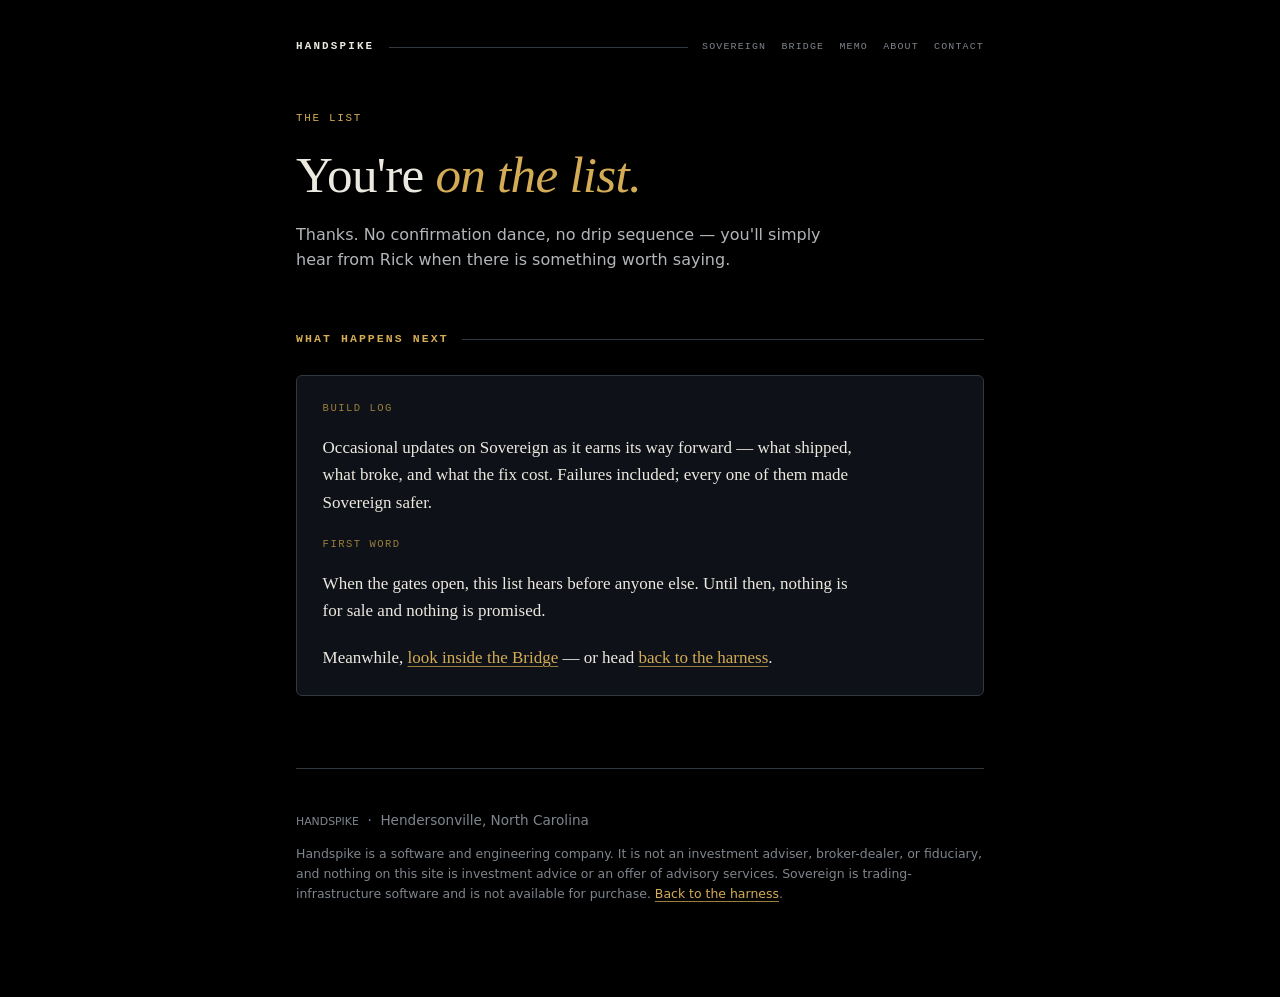
<file: thanks.html>
<!doctype html>
<html lang="en">
<head>
<meta charset="utf-8">
<meta name="viewport" content="width=device-width, initial-scale=1">
<meta name="description" content="You're on the Handspike build list.">
<meta name="author" content="Rick Winnett">
<meta name="robots" content="noindex">
<meta property="og:title" content="Handspike — You're on the list">
<meta property="og:type" content="website">
<meta name="twitter:card" content="summary">
<link rel="icon" href="data:image/svg+xml,<svg xmlns=%22http://www.w3.org/2000/svg%22 viewBox=%220 0 100 100%22><path d=%22M18 12h16v30h32V12h16v76H66V58H34v30H18z%22 fill=%22%232f6fed%22/></svg>">
<meta name="theme-color" content="#000000">
<title>Handspike — You're on the list</title>
<link rel="stylesheet" href="/site.css">
<style>

  /* ---- hero ---- */
  .plate{
    font-family:ui-monospace,Consolas,"Cascadia Mono",monospace;
    font-size:.68rem; letter-spacing:.16em; text-transform:uppercase;
    color:var(--brass); margin:0 0 1.2rem;
  }
  h1{
    font-size:clamp(2.1rem,6vw,3.2rem); line-height:1.08;
    letter-spacing:-.015em; font-weight:400; margin:0 0 1.3rem;
    text-wrap:balance; max-width:19ch;
  }
  h1 em{ font-style:italic; color:var(--brass); }
  .standfirst{
    font-family:"Segoe UI",system-ui,-apple-system,sans-serif;
    font-size:1rem; color:var(--ink-2); line-height:1.55; margin:0 0 .8rem; max-width:33rem;
  }

  section{ margin:3.6rem 0 0; }
  h2{
    font-family:ui-monospace,Consolas,"Cascadia Mono",monospace;
    font-size:.72rem; letter-spacing:.18em; text-transform:uppercase;
    color:var(--brass); font-weight:600; margin:0 0 1.1rem;
    display:flex; align-items:center; gap:.8rem;
  }
  h2::after{ content:""; flex:1; height:1px; background:var(--rule); }

  .card{
    background:var(--panel); border:1px solid var(--rule); border-radius:6px;
    padding:1.5rem 1.6rem; margin:1.6rem 0 0;
  }
  .card p:last-child{ margin-bottom:0; }
  .k{
    font-family:ui-monospace,Consolas,monospace; font-size:.66rem;
    letter-spacing:.14em; text-transform:uppercase; color:var(--brass-dim); margin:0 0 .35rem;
  }

  @media (max-width:600px){
            .shell{ padding-top:1.6rem; }
  }

                      </style>
</head>
<body>
<div class="shell">

<header class="mast">
  <a href="/" class="markwrap"><span class="mark">HANDSPIKE</span></a>
  <span class="bar"></span>
  <nav>
    <a href="/">Sovereign</a>
    <a href="/demo/bridge.html">Bridge</a>
    <a href="/eleven-failures.html">Memo</a>
    <a href="/about.html">About</a>
    <a href="/contact.html">Contact</a>
  </nav>
</header>

<p class="plate">The list</p>
<h1>You're <em>on the list.</em></h1>
<p class="standfirst">Thanks. No confirmation dance, no drip sequence — you'll simply hear from
Rick when there is something worth saying.</p>

<section id="next">
  <h2>What happens next</h2>
  <div class="card">
    <p class="k">Build log</p>
    <p>Occasional updates on Sovereign as it earns its way forward — what shipped, what broke,
    and what the fix cost. Failures included; every one of them made Sovereign safer.</p>
    <p class="k" style="margin-top:1.2rem;">First word</p>
    <p>When the gates open, this list hears before anyone else. Until then, nothing is for sale
    and nothing is promised.</p>
    <p style="margin-top:1.2rem;">Meanwhile, <a href="/demo/bridge.html">look inside the Bridge</a>
    — or head <a href="/">back to the harness</a>.</p>
  </div>
</section>

<footer>
  <p><span class="mark" style="font-size:.68rem;">HANDSPIKE</span> &nbsp;·&nbsp; Hendersonville, North Carolina<span id="visitors" hidden></span></p>
  <p class="fine">Handspike is a software and engineering company. It is not an investment adviser,
  broker-dealer, or fiduciary, and nothing on this site is investment advice or an offer of
  advisory services. Sovereign is trading-infrastructure software and is not available for
  purchase. <a href="/">Back to the harness</a>.</p>
</footer>

</div>
<script src="/visitors.js" defer></script>
</body>
</html>
</file>
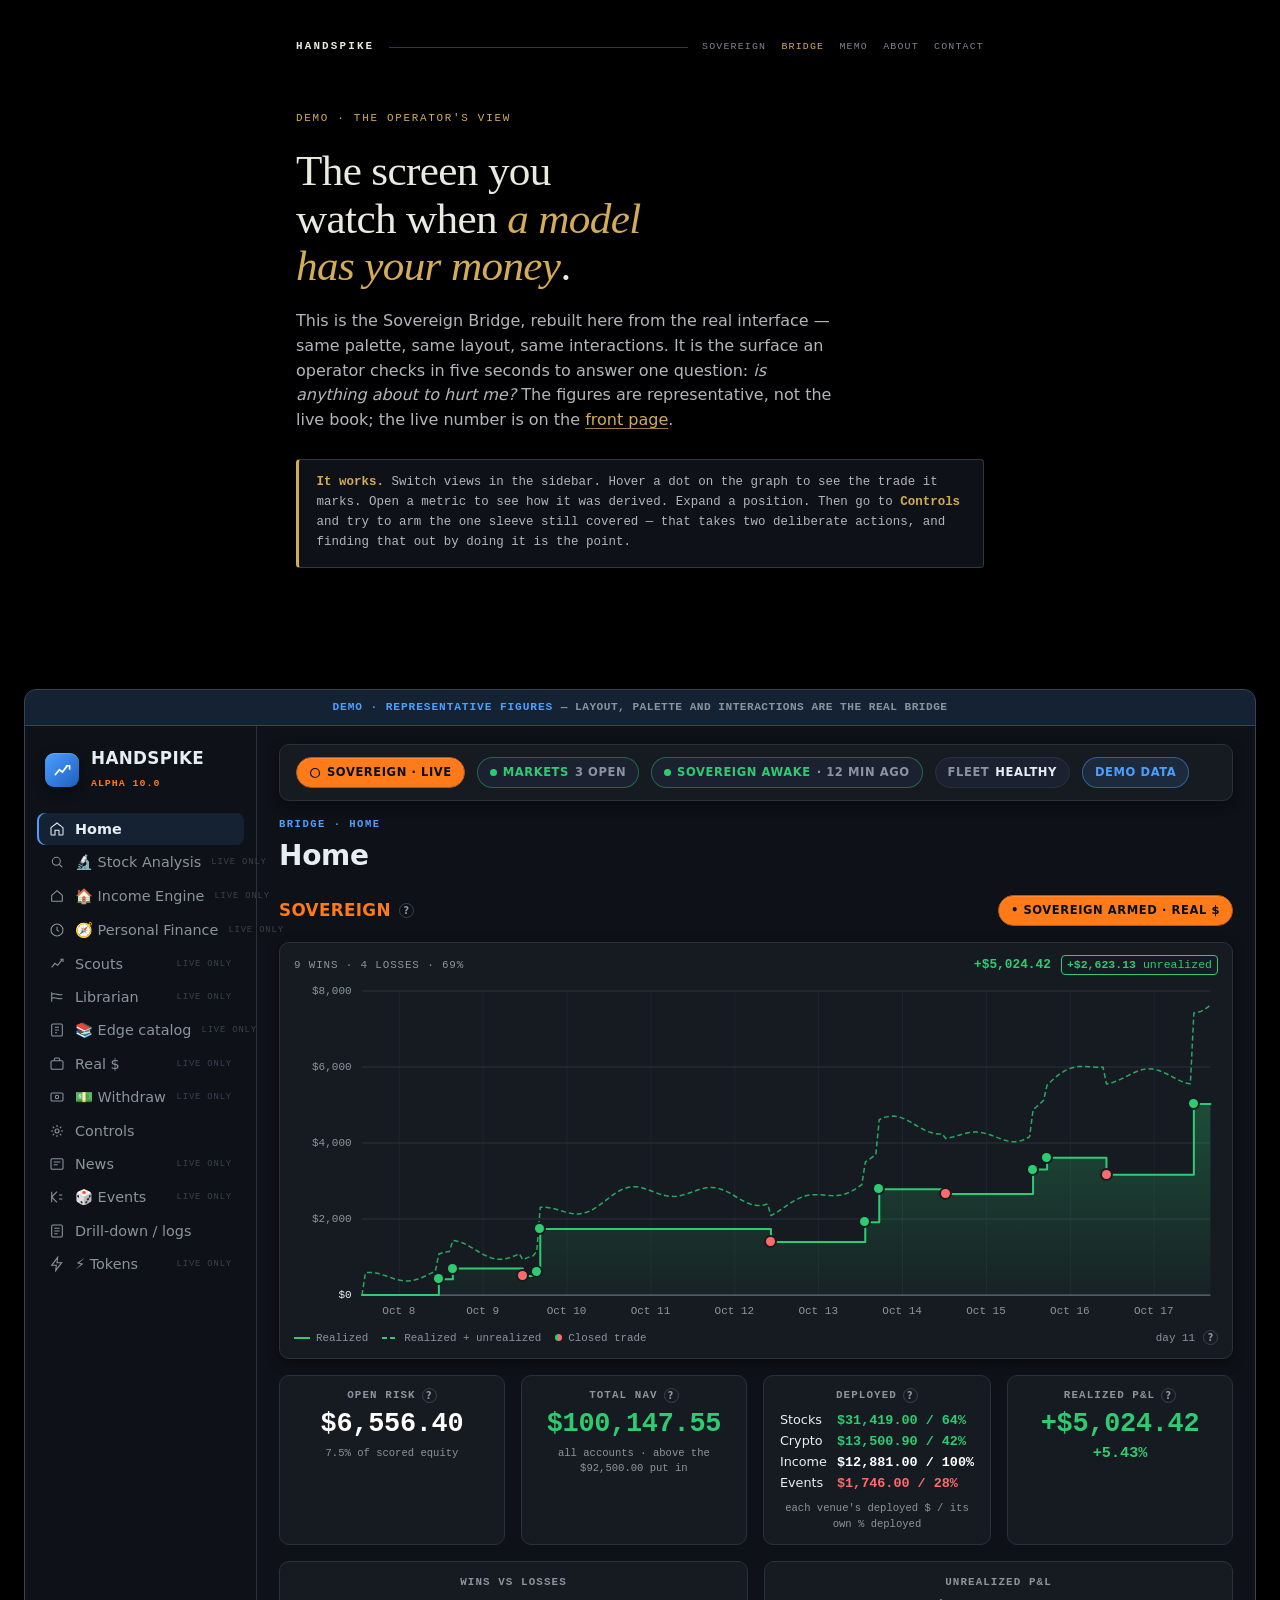
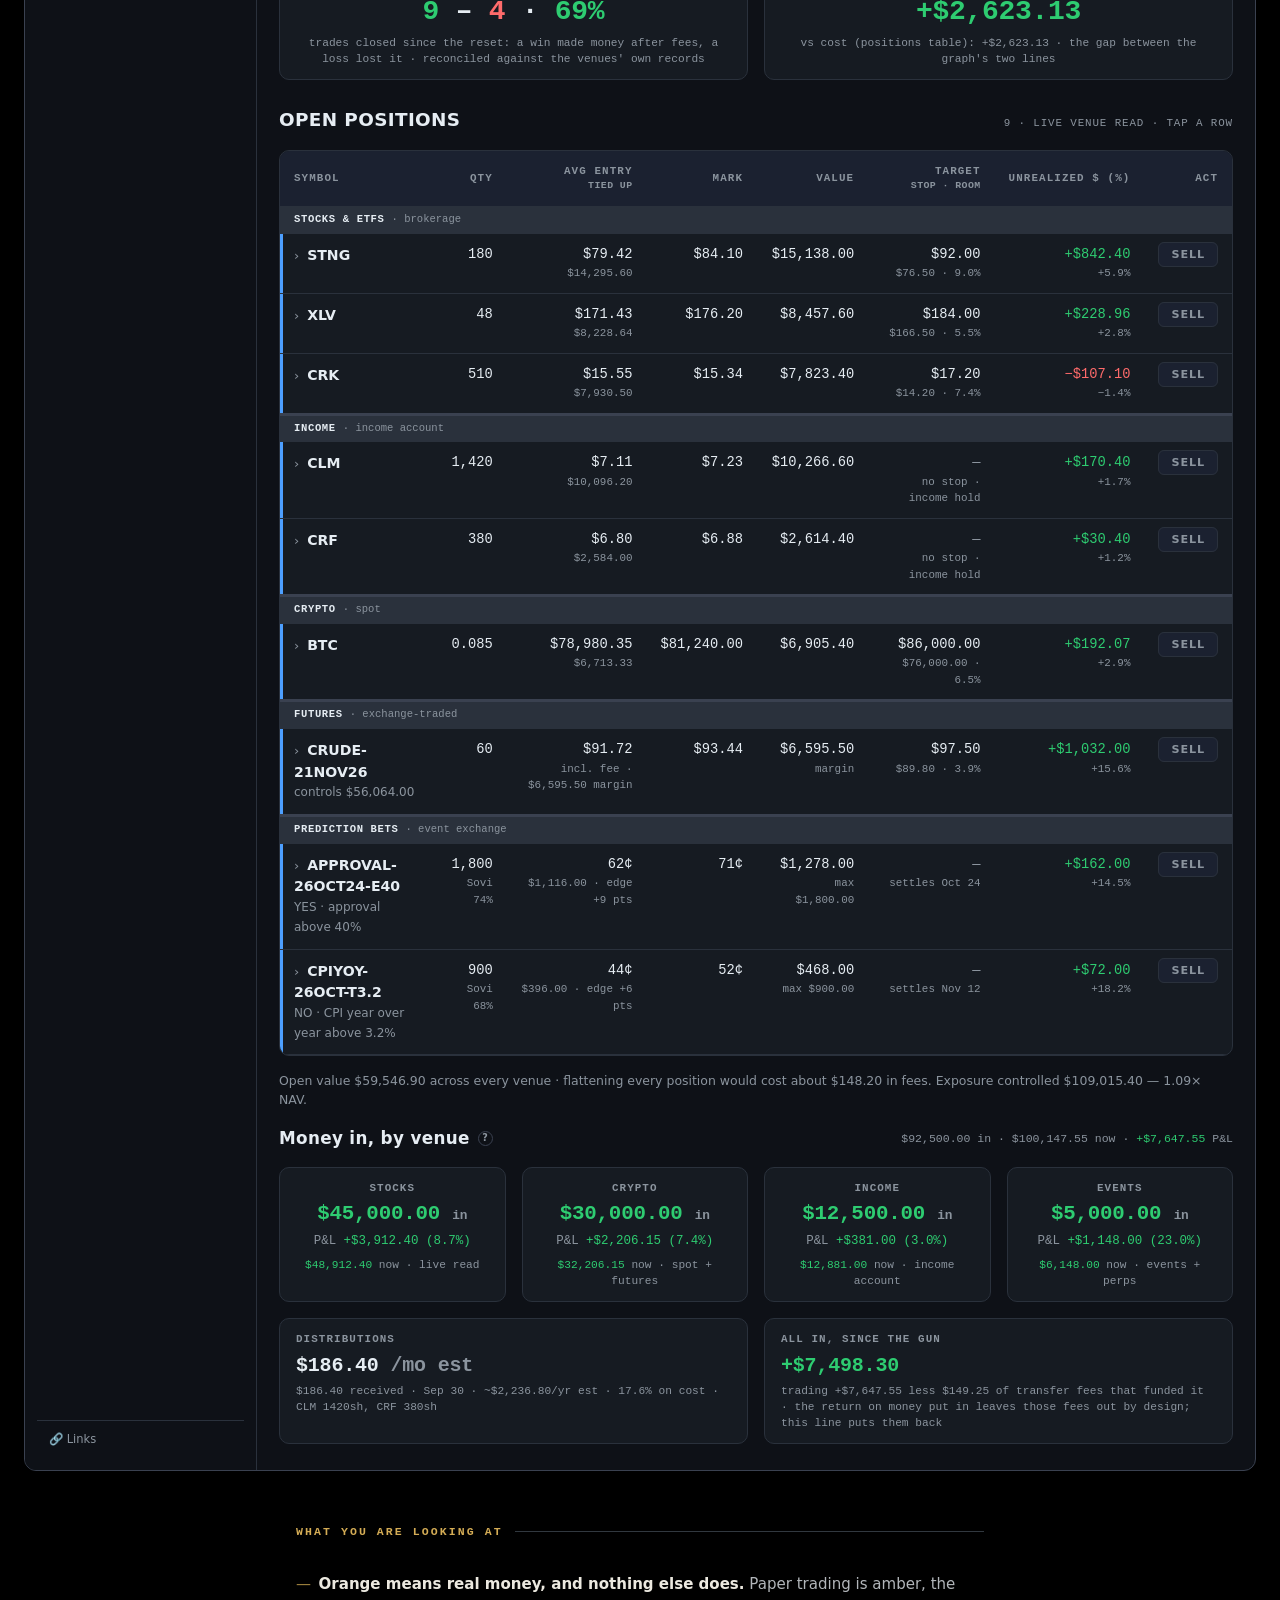
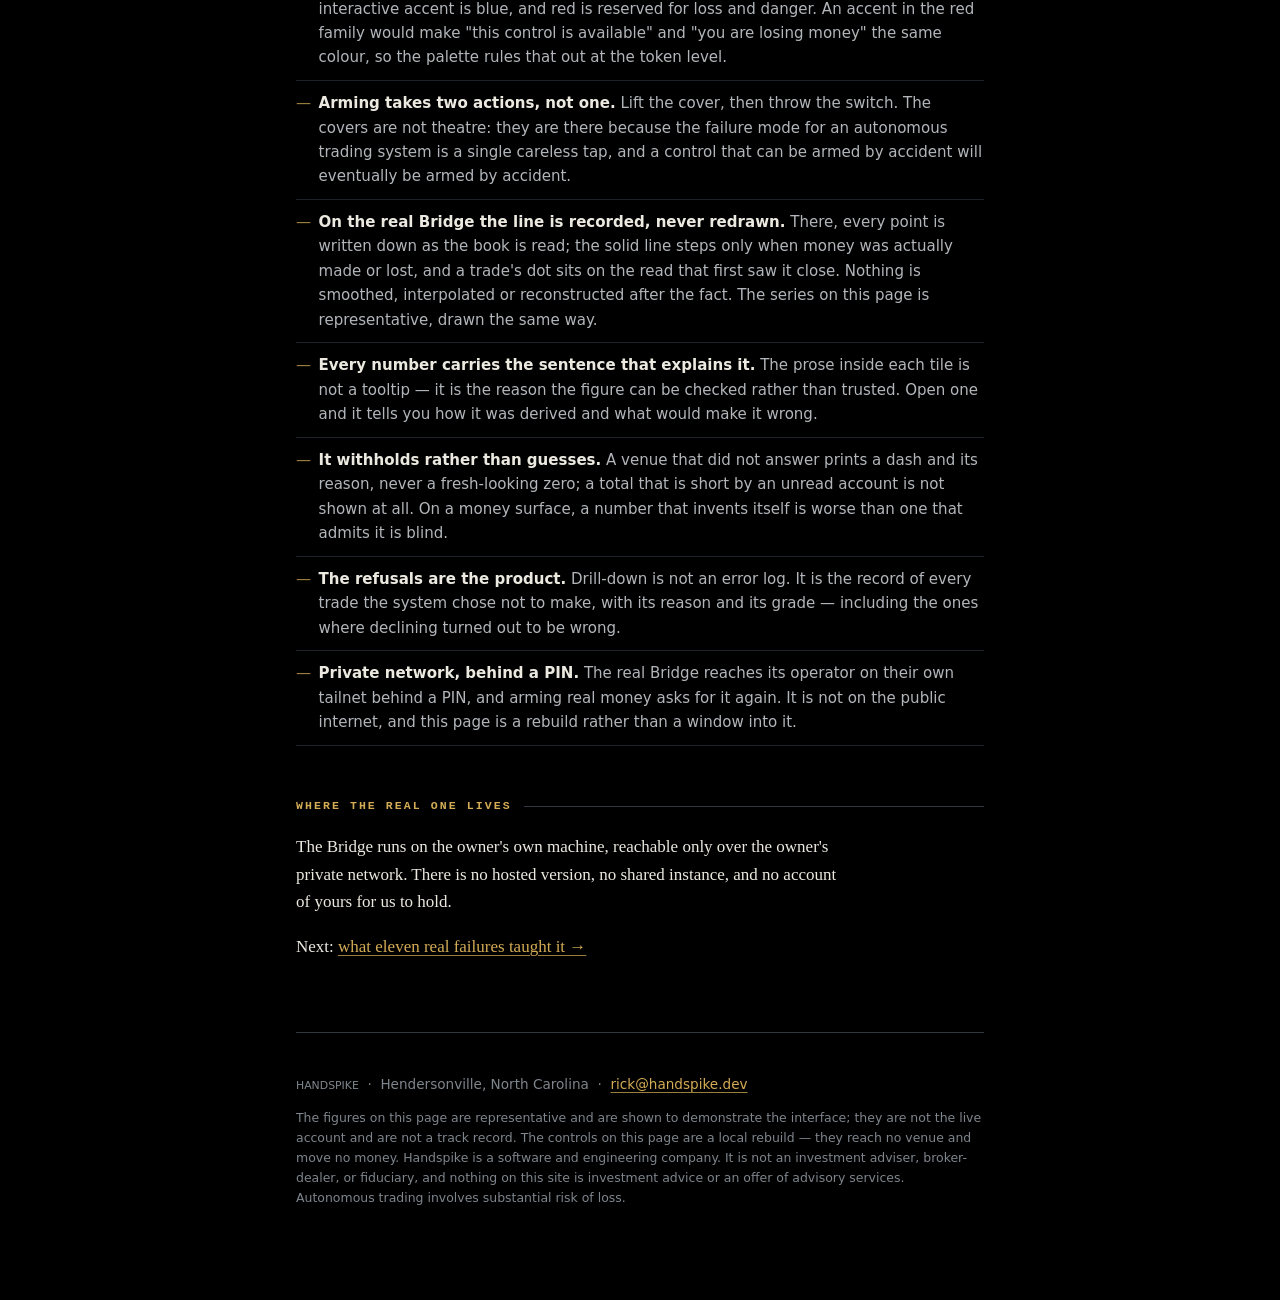
<file: demo/bridge.html>
<!doctype html>
<html lang="en">
<head>
<meta charset="utf-8">
<meta name="viewport" content="width=device-width, initial-scale=1">
<meta name="description" content="A working rebuild of the Sovereign Bridge: switch views, lift the missile covers, open the drill-downs. Real layout and real interactions, representative figures.">
<meta name="author" content="Rick Winnett">
<meta property="og:title" content="Handspike — The operator's view">
<meta property="og:description" content="Lift a missile cover and see why arming real money takes two deliberate actions.">
<meta property="og:type" content="website">
<meta name="twitter:card" content="summary">
<link rel="icon" href="data:image/svg+xml,<svg xmlns=%22http://www.w3.org/2000/svg%22 viewBox=%220 0 100 100%22><path d=%22M18 12h16v30h32V12h16v76H66V58H34v30H18z%22 fill=%22%232f6fed%22/></svg>">
<meta name="theme-color" content="#000000">
<title>Bridge — the operator's view — Handspike</title>
<link rel="stylesheet" href="/ck.css">
<link rel="stylesheet" href="/site.css">
<style>
            /* The screen is allowed to break the reading column — a Bridge squeezed into 46rem stops looking
     like a Bridge. */
  .wide{ max-width:80rem; margin:2.6rem auto; padding:0 1.5rem; }
        .plate{
    font-family:ui-monospace,Consolas,"Cascadia Mono",monospace;
    font-size:.68rem; letter-spacing:.16em; text-transform:uppercase;
    color:var(--brass); margin:0 0 1.2rem;
  }
  h1{
    font-size:clamp(1.9rem,5vw,2.7rem); line-height:1.1; letter-spacing:-.015em;
    font-weight:400; margin:0 0 1.2rem; text-wrap:balance; max-width:20ch;
  }
  h1 em{ font-style:italic; color:var(--brass); }
  .lede{ font-family:"Segoe UI",system-ui,-apple-system,sans-serif;
         font-size:1rem; color:var(--ink-2); line-height:1.55; }
  .try{
    font-family:ui-monospace,Consolas,monospace; font-size:.78rem; color:var(--ink-2);
    background:var(--panel); border:1px solid var(--rule); border-left:3px solid var(--brass);
    border-radius:4px; padding:.85rem 1.1rem; margin:1.6rem 0 0; max-width:none; line-height:1.6;
  }
  .try strong{ color:var(--brass); }
  h2{
    font-family:ui-monospace,Consolas,"Cascadia Mono",monospace;
    font-size:.72rem; letter-spacing:.18em; text-transform:uppercase;
    color:var(--brass); font-weight:600; margin:3.2rem 0 1.1rem;
    display:flex; align-items:center; gap:.8rem;
  }
  h2::after{ content:""; flex:1; height:1px; background:var(--rule); }
  ul.rails{ list-style:none; padding:0; margin:1.3rem 0 0; }
  ul.rails li{
    padding:.68em 0 .68em 1.5em; border-bottom:1px solid var(--rule-2); position:relative;
    font-family:"Segoe UI",system-ui,sans-serif; font-size:.94rem; color:var(--ink-2);
    max-width:none;
  }
  ul.rails li::before{ content:"—"; position:absolute; left:0; color:var(--brass-dim); }
  ul.rails li strong{ color:var(--ink); font-weight:600; }

</style>
</head>
<body>

<div class="shell">
<header class="mast">
  <a href="/" class="markwrap"><span class="mark">HANDSPIKE</span></a>
  <span class="bar"></span>
  <nav>
    <a href="/">Sovereign</a>
    <a href="/demo/bridge.html" aria-current="page" class="cur">Bridge</a>
    <a href="/eleven-failures.html">Memo</a>
    <a href="/about.html">About</a>
    <a href="/contact.html">Contact</a>
  </nav>
</header>

<p class="plate">Demo · the operator's view</p>
<h1>The screen you watch when <em>a model has your money</em>.</h1>
<p class="lede">This is the Sovereign Bridge, rebuilt here from the real interface — same palette,
same layout, same interactions. It is the surface an operator checks in five seconds to answer one
question: <em>is anything about to hurt me?</em> The figures are representative, not the live book;
the live number is on the <a href="/">front page</a>.</p>

<p class="try"><strong>It works.</strong> Switch views in the sidebar. Hover a dot on the graph to see the
trade it marks. Open a metric to see how it was derived. Expand a position. Then go to
<strong>Controls</strong> and try to arm the one sleeve still covered — that takes two deliberate actions, and
finding that out by doing it is the point.</p>
</div>

<div class="wide">
<div class="ck">
  <div class="ck-banner">Demo &middot; representative figures <span>— layout, palette and interactions are the real Bridge</span></div>
  <div class="ck-scroll">
  <div class="ck-app">

    <!-- ───────────── sidebar ───────────── -->
    <aside class="ck-side">
      <div class="ck-wordmark">
        <span class="tile" aria-hidden="true">
          <svg width="19" height="19" viewBox="0 0 24 24" fill="none" stroke="#fff" stroke-width="2.2"
               stroke-linecap="round" stroke-linejoin="round"><path d="M3 17l5-6 4 3 6-8"/><path d="M17 6h4v4"/></svg>
        </span>
        <span>
          <span class="name">HANDSPIKE</span><br>
          <span class="ver">Alpha 10.0</span>
        </span>
      </div>

      <nav class="ck-nav" aria-label="Bridge sections">
        <button type="button" class="on" data-view="home" data-label="Home">
          <svg viewBox="0 0 24 24"><path d="M3 10l9-7 9 7v10a1 1 0 01-1 1h-5v-7H9v7H4a1 1 0 01-1-1z"/></svg> Home</button>
        <button type="button" disabled><svg viewBox="0 0 24 24"><circle cx="11" cy="11" r="6"/><path d="M20 20l-4.5-4.5"/></svg> 🔬 Stock Analysis <span class="soon">live only</span></button>
        <button type="button" disabled><svg viewBox="0 0 24 24"><path d="M4 11l8-7 8 7v8a1 1 0 01-1 1H5a1 1 0 01-1-1z"/></svg> 🏠 Income Engine <span class="soon">live only</span></button>
        <button type="button" disabled><svg viewBox="0 0 24 24"><circle cx="12" cy="12" r="9"/><path d="M12 7v5l3 2"/></svg> 🧭 Personal Finance <span class="soon">live only</span></button>
        <button type="button" disabled><svg viewBox="0 0 24 24"><path d="M4 17l5-6 4 3 7-9"/><path d="M17 5h4v4"/></svg> Scouts <span class="soon">live only</span></button>
        <button type="button" disabled><svg viewBox="0 0 24 24"><path d="M4 19V5M4 8c5-3 11 3 16 0M4 14c5-3 11 3 16 0"/></svg> Librarian <span class="soon">live only</span></button>
        <button type="button" disabled><svg viewBox="0 0 24 24"><rect x="4" y="3" width="16" height="18" rx="2"/><path d="M9 8h6M9 12h6M9 16h3"/></svg> 📚 Edge catalog <span class="soon">live only</span></button>
        <button type="button" disabled><svg viewBox="0 0 24 24"><rect x="3" y="7" width="18" height="13" rx="2"/><path d="M8 7V5a2 2 0 012-2h4a2 2 0 012 2v2"/></svg> Real $ <span class="soon">live only</span></button>
        <button type="button" disabled><svg viewBox="0 0 24 24"><rect x="3" y="6" width="18" height="12" rx="2"/><circle cx="12" cy="12" r="2.5"/></svg> 💵 Withdraw <span class="soon">live only</span></button>
        <button type="button" data-view="controls" data-label="Controls">
          <svg viewBox="0 0 24 24"><circle cx="12" cy="12" r="3"/><path d="M12 3v3M12 18v3M3 12h3M18 12h3M5.6 5.6l2.1 2.1M16.3 16.3l2.1 2.1M18.4 5.6l-2.1 2.1M7.7 16.3l-2.1 2.1"/></svg> Controls</button>
        <button type="button" disabled><svg viewBox="0 0 24 24"><rect x="3" y="4" width="18" height="16" rx="2"/><path d="M7 9h10M7 13h6"/></svg> News <span class="soon">live only</span></button>
        <button type="button" disabled><svg viewBox="0 0 24 24"><path d="M4 20V4"/><path d="M4 12l8-8M4 12l8 8"/><path d="M15 9h5M15 15h5"/></svg> 🎲 Events <span class="soon">live only</span></button>
        <button type="button" data-view="drill" data-label="Drill-down / logs">
          <svg viewBox="0 0 24 24"><rect x="4" y="3" width="16" height="18" rx="2"/><path d="M8 8h8M8 12h8M8 16h5"/></svg> Drill-down / logs</button>
        <button type="button" disabled><svg viewBox="0 0 24 24"><path d="M13 2L4 14h7l-1 8 9-12h-7z"/></svg> ⚡ Tokens <span class="soon">live only</span></button>
      </nav>
      <div class="ck-foot">🔗 Links</div>
    </aside>

    <!-- ───────────── main ───────────── -->
    <main class="ck-main">

      <div class="ck-statusbar">
        <span class="ck-chip real"><svg width="12" height="12" viewBox="0 0 24 24" fill="none"
          stroke="currentColor" stroke-width="2.4"><circle cx="12" cy="12" r="9"/></svg> Sovereign &middot; LIVE</span>
        <span class="ck-chip live"><span class="dot"></span> Markets <span class="mut">3 open</span></span>
        <span class="ck-chip live"><span class="dot"></span> Sovereign awake <span class="mut">· 12 min ago</span></span>
        <span class="ck-chip"><span class="mut">Fleet</span> healthy</span>
        <span class="ck-chip demo">Demo data</span>
      </div>

      <div>
        <div class="ck-crumb">Bridge · <span id="crumb">Home</span></div>
        <div class="ck-h1" id="viewTitle">Home</div>
      </div>

      <!-- ════════ HOME ════════ -->
      <section class="ck-view" data-view="home">

        <div class="ck-sechead">
          <h3 class="real-c">SOVEREIGN <span class="q" title="SOVEREIGN is the autonomous AI trading the live accounts; its one job is to grow them. Left to right: the open risk (what the book would lose if every position hit its written stop at once), the account's equity across every venue, how much of each venue's money is deployed, and the realized P&amp;L since the reset. Tap a tile to dig deeper. Tapping a tile moves no money; a row's Sell and the covers do, and arming or selling asks for the PIN again.">?</span></h3>
          <span class="ck-chip real">&bull; SOVEREIGN ARMED &middot; real $</span>
        </div>

        <div class='ck-rg' role='group' aria-label='Realized P&amp;L since the reset, in dollars' style='--rg-yw:3.6rem'><div class='ck-rg-head'><span class='wl'>9 wins · 4 losses · 69%</span><span class='rv win'>+$5,024.42</span><span class='ck-unreal win'><b>+$2,623.13</b> unrealized</span></div><div class='ck-rg-plot'><div class='ck-rg-area'><svg viewBox='0 0 1000 1000' preserveAspectRatio='none' aria-hidden='true' focusable='false'><defs><linearGradient id='ck-rg-fill' gradientUnits='userSpaceOnUse' x1='0' y1='0' x2='0' y2='1000'><stop offset='0.3719' stop-color='var(--win)' stop-opacity='0.28'/><stop offset='1.0000' stop-color='var(--win)' stop-opacity='0.04'/><stop offset='1.0000' stop-color='var(--loss)' stop-opacity='0.04'/><stop offset='1.0000' stop-color='var(--loss)' stop-opacity='0.28'/></linearGradient></defs><path class='g' d='M0 750.0H1000M0 500.0H1000M0 250.0H1000M0 0.0H1000'/><path class='v' d='M43.9 0V1000M142.7 0V1000M241.6 0V1000M340.5 0V1000M439.4 0V1000M538.2 0V1000M637.1 0V1000M736.0 0V1000M834.9 0V1000M933.7 0V1000'/><path class='a' d='M0.0 1000.0H4.1V1000.0H8.2V1000.0H12.4V1000.0H16.5V1000.0H20.6V1000.0H24.7V1000.0H28.8V1000.0H33.0V1000.0H37.1V1000.0H41.2V1000.0H45.3V1000.0H49.4V1000.0H53.6V1000.0H57.7V1000.0H61.8V1000.0H65.9V1000.0H70.0V1000.0H74.2V1000.0H78.3V1000.0H82.4V1000.0H86.5V1000.0H90.6V948.4H94.8V948.4H98.9V948.4H103.0V948.4H107.1V912.7H111.2V912.7H115.4V912.7H119.5V912.7H123.6V912.7H127.7V912.7H131.8V912.7H136.0V912.7H140.1V912.7H144.2V912.7H148.3V912.7H152.4V912.7H156.6V912.7H160.7V912.7H164.8V912.7H168.9V912.7H173.0V912.7H177.1V912.7H181.3V912.7H185.4V912.7H189.5V937.5H193.6V937.5H197.7V937.5H201.9V937.5H206.0V925.5H210.1V783.0H214.2V783.0H218.3V783.0H222.5V783.0H226.6V783.0H230.7V783.0H234.8V783.0H238.9V783.0H243.1V783.0H247.2V783.0H251.3V783.0H255.4V783.0H259.5V783.0H263.7V783.0H267.8V783.0H271.9V783.0H276.0V783.0H280.1V783.0H284.3V783.0H288.4V783.0H292.5V783.0H296.6V783.0H300.7V783.0H304.9V783.0H309.0V783.0H313.1V783.0H317.2V783.0H321.3V783.0H325.5V783.0H329.6V783.0H333.7V783.0H337.8V783.0H341.9V783.0H346.1V783.0H350.2V783.0H354.3V783.0H358.4V783.0H362.5V783.0H366.7V783.0H370.8V783.0H374.9V783.0H379.0V783.0H383.1V783.0H387.3V783.0H391.4V783.0H395.5V783.0H399.6V783.0H403.7V783.0H407.9V783.0H412.0V783.0H416.1V783.0H420.2V783.0H424.3V783.0H428.5V783.0H432.6V783.0H436.7V783.0H440.8V783.0H444.9V783.0H449.1V783.0H453.2V783.0H457.3V783.0H461.4V783.0H465.5V783.0H469.7V783.0H473.8V783.0H477.9V783.0H482.0V825.6H486.1V825.6H490.2V825.6H494.4V825.6H498.5V825.6H502.6V825.6H506.7V825.6H510.8V825.6H515.0V825.6H519.1V825.6H523.2V825.6H527.3V825.6H531.4V825.6H535.6V825.6H539.7V825.6H543.8V825.6H547.9V825.6H552.0V825.6H556.2V825.6H560.3V825.6H564.4V825.6H568.5V825.6H572.6V825.6H576.8V825.6H580.9V825.6H585.0V825.6H589.1V825.6H593.2V760.3H597.4V760.3H601.5V760.3H605.6V760.3H609.7V651.8H613.8V651.8H618.0V651.8H622.1V651.8H626.2V651.8H630.3V651.8H634.4V651.8H638.6V651.8H642.7V651.8H646.8V651.8H650.9V651.8H655.0V651.8H659.2V651.8H663.3V651.8H667.4V651.8H671.5V651.8H675.6V651.8H679.8V651.8H683.9V651.8H688.0V667.7H692.1V667.7H696.2V667.7H700.4V667.7H704.5V667.7H708.6V667.7H712.7V667.7H716.8V667.7H721.0V667.7H725.1V667.7H729.2V667.7H733.3V667.7H737.4V667.7H741.6V667.7H745.7V667.7H749.8V667.7H753.9V667.7H758.0V667.7H762.2V667.7H766.3V667.7H770.4V667.7H774.5V667.7H778.6V667.7H782.8V667.7H786.9V667.7H791.0V587.0H795.1V587.0H799.2V587.0H803.4V587.0H807.5V548.3H811.6V548.3H815.7V548.3H819.8V548.3H823.9V548.3H828.1V548.3H832.2V548.3H836.3V548.3H840.4V548.3H844.5V548.3H848.7V548.3H852.8V548.3H856.9V548.3H861.0V548.3H865.1V548.3H869.3V548.3H873.4V548.3H877.5V604.8H881.6V604.8H885.7V604.8H889.9V604.8H894.0V604.8H898.1V604.8H902.2V604.8H906.3V604.8H910.5V604.8H914.6V604.8H918.7V604.8H922.8V604.8H926.9V604.8H931.1V604.8H935.2V604.8H939.3V604.8H943.4V604.8H947.5V604.8H951.7V604.8H955.8V604.8H959.9V604.8H964.0V604.8H968.1V604.8H972.3V604.8H976.4V604.8H980.5V371.9H984.6V371.9H988.7V371.9H992.9V371.9H997.0V371.9H1000.0V371.9V1000.0H0.0Z' fill='url(#ck-rg-fill)'/><line class='z' x1='0' y1='1000.0' x2='1000' y2='1000.0'/><polyline class='u' points='0.0,1000.0 4.1,926.8 8.2,925.8 12.4,926.1 16.5,927.7 20.6,930.3 24.7,933.7 28.8,937.6 33.0,941.7 37.1,945.6 41.2,949.1 45.3,951.7 49.4,953.3 53.6,953.8 57.7,953.0 61.8,950.9 65.9,947.6 70.0,943.3 74.2,938.3 78.3,932.7 82.4,927.0 86.5,921.6 90.6,865.1 94.8,861.0 98.9,858.2 103.0,856.6 107.1,820.8 111.2,822.3 115.4,825.3 119.5,829.6 123.6,835.1 127.7,841.4 131.8,848.2 136.0,855.3 140.1,862.1 144.2,868.4 148.3,873.7 152.4,878.0 156.6,880.9 160.7,882.3 164.8,882.2 168.9,880.7 173.0,878.0 177.1,874.1 181.3,869.5 185.4,864.3 189.5,883.9 193.6,878.8 197.7,874.3 201.9,870.6 206.0,855.8 210.1,711.7 214.2,711.3 218.3,712.0 222.5,713.8 226.6,716.4 230.7,719.6 234.8,723.1 238.9,726.5 243.1,729.5 247.2,731.8 251.3,733.1 255.4,733.2 259.5,731.8 263.7,728.9 267.8,724.5 271.9,718.8 276.0,711.8 280.1,703.9 284.3,695.3 288.4,686.4 292.5,677.6 296.6,669.2 300.7,661.6 304.9,655.2 309.0,650.0 313.1,646.4 317.2,644.3 321.3,643.8 325.5,644.8 329.6,647.0 333.7,650.3 337.8,654.3 341.9,658.7 346.1,663.2 350.2,667.3 354.3,670.9 358.4,673.6 362.5,675.2 366.7,675.7 370.8,675.1 374.9,673.3 379.0,670.5 383.1,667.0 387.3,663.0 391.4,658.8 395.5,654.7 399.6,651.2 403.7,648.4 407.9,646.7 412.0,646.2 416.1,647.1 420.2,649.3 424.3,652.9 428.5,657.7 432.6,663.5 436.7,670.0 440.8,676.8 444.9,683.7 449.1,690.1 453.2,695.8 457.3,700.4 461.4,703.7 465.5,705.4 469.7,705.5 473.8,703.9 477.9,700.6 482.0,738.4 486.1,732.4 490.2,725.4 494.4,717.8 498.5,709.8 502.6,702.0 506.7,694.5 510.8,687.8 515.0,682.0 519.1,677.3 523.2,673.8 527.3,671.4 531.4,670.2 535.6,670.0 539.7,670.4 543.8,671.3 547.9,672.2 552.0,673.0 556.2,673.2 560.3,672.7 564.4,671.1 568.5,668.4 572.6,664.3 576.8,659.1 580.9,652.6 585.0,645.2 589.1,637.1 593.2,563.2 597.4,554.6 601.5,546.2 605.6,538.5 609.7,423.3 613.8,417.9 618.0,414.1 622.1,411.9 626.2,411.4 630.3,412.7 634.4,415.6 638.6,419.8 642.7,425.3 646.8,431.5 650.9,438.3 655.0,445.1 659.2,451.6 663.3,457.5 667.4,462.5 671.5,466.4 675.6,469.0 679.8,470.3 683.9,470.4 688.0,485.1 692.1,483.0 696.2,480.1 700.4,476.8 704.5,473.4 708.6,470.1 712.7,467.3 716.8,465.3 721.0,464.2 725.1,464.2 729.2,465.3 733.3,467.5 737.4,470.6 741.6,474.4 745.7,478.7 749.8,483.2 753.9,487.4 758.0,491.1 762.2,493.9 766.3,495.5 770.4,495.7 774.5,494.2 778.6,490.9 782.8,485.9 786.9,479.2 791.0,390.3 795.1,380.9 799.2,370.5 803.4,359.5 807.5,309.6 811.6,298.6 815.7,288.1 819.8,278.5 823.9,270.0 828.1,262.9 832.2,257.2 836.3,253.0 840.4,250.2 844.5,248.6 848.7,248.1 852.8,248.4 856.9,249.1 861.0,250.0 865.1,250.6 869.3,250.9 873.4,250.4 877.5,305.6 881.6,303.2 885.7,299.9 889.9,295.6 894.0,290.6 898.1,285.0 902.2,279.1 906.3,273.3 910.5,267.9 914.6,263.1 918.7,259.4 922.8,257.0 926.9,256.1 931.1,256.7 935.2,258.6 939.3,261.7 943.4,266.0 947.5,271.3 951.7,277.2 955.8,283.3 959.9,289.4 964.0,295.0 968.1,299.7 972.3,303.2 976.4,305.1 980.5,72.4 984.6,70.7 988.7,66.9 992.9,61.1 997.0,53.4 1000.0,44.1'/><path class='r' d='M0.0 1000.0H4.1V1000.0H8.2V1000.0H12.4V1000.0H16.5V1000.0H20.6V1000.0H24.7V1000.0H28.8V1000.0H33.0V1000.0H37.1V1000.0H41.2V1000.0H45.3V1000.0H49.4V1000.0H53.6V1000.0H57.7V1000.0H61.8V1000.0H65.9V1000.0H70.0V1000.0H74.2V1000.0H78.3V1000.0H82.4V1000.0H86.5V1000.0H90.6V948.4H94.8V948.4H98.9V948.4H103.0V948.4H107.1V912.7H111.2V912.7H115.4V912.7H119.5V912.7H123.6V912.7H127.7V912.7H131.8V912.7H136.0V912.7H140.1V912.7H144.2V912.7H148.3V912.7H152.4V912.7H156.6V912.7H160.7V912.7H164.8V912.7H168.9V912.7H173.0V912.7H177.1V912.7H181.3V912.7H185.4V912.7H189.5V937.5H193.6V937.5H197.7V937.5H201.9V937.5H206.0V925.5H210.1V783.0H214.2V783.0H218.3V783.0H222.5V783.0H226.6V783.0H230.7V783.0H234.8V783.0H238.9V783.0H243.1V783.0H247.2V783.0H251.3V783.0H255.4V783.0H259.5V783.0H263.7V783.0H267.8V783.0H271.9V783.0H276.0V783.0H280.1V783.0H284.3V783.0H288.4V783.0H292.5V783.0H296.6V783.0H300.7V783.0H304.9V783.0H309.0V783.0H313.1V783.0H317.2V783.0H321.3V783.0H325.5V783.0H329.6V783.0H333.7V783.0H337.8V783.0H341.9V783.0H346.1V783.0H350.2V783.0H354.3V783.0H358.4V783.0H362.5V783.0H366.7V783.0H370.8V783.0H374.9V783.0H379.0V783.0H383.1V783.0H387.3V783.0H391.4V783.0H395.5V783.0H399.6V783.0H403.7V783.0H407.9V783.0H412.0V783.0H416.1V783.0H420.2V783.0H424.3V783.0H428.5V783.0H432.6V783.0H436.7V783.0H440.8V783.0H444.9V783.0H449.1V783.0H453.2V783.0H457.3V783.0H461.4V783.0H465.5V783.0H469.7V783.0H473.8V783.0H477.9V783.0H482.0V825.6H486.1V825.6H490.2V825.6H494.4V825.6H498.5V825.6H502.6V825.6H506.7V825.6H510.8V825.6H515.0V825.6H519.1V825.6H523.2V825.6H527.3V825.6H531.4V825.6H535.6V825.6H539.7V825.6H543.8V825.6H547.9V825.6H552.0V825.6H556.2V825.6H560.3V825.6H564.4V825.6H568.5V825.6H572.6V825.6H576.8V825.6H580.9V825.6H585.0V825.6H589.1V825.6H593.2V760.3H597.4V760.3H601.5V760.3H605.6V760.3H609.7V651.8H613.8V651.8H618.0V651.8H622.1V651.8H626.2V651.8H630.3V651.8H634.4V651.8H638.6V651.8H642.7V651.8H646.8V651.8H650.9V651.8H655.0V651.8H659.2V651.8H663.3V651.8H667.4V651.8H671.5V651.8H675.6V651.8H679.8V651.8H683.9V651.8H688.0V667.7H692.1V667.7H696.2V667.7H700.4V667.7H704.5V667.7H708.6V667.7H712.7V667.7H716.8V667.7H721.0V667.7H725.1V667.7H729.2V667.7H733.3V667.7H737.4V667.7H741.6V667.7H745.7V667.7H749.8V667.7H753.9V667.7H758.0V667.7H762.2V667.7H766.3V667.7H770.4V667.7H774.5V667.7H778.6V667.7H782.8V667.7H786.9V667.7H791.0V587.0H795.1V587.0H799.2V587.0H803.4V587.0H807.5V548.3H811.6V548.3H815.7V548.3H819.8V548.3H823.9V548.3H828.1V548.3H832.2V548.3H836.3V548.3H840.4V548.3H844.5V548.3H848.7V548.3H852.8V548.3H856.9V548.3H861.0V548.3H865.1V548.3H869.3V548.3H873.4V548.3H877.5V604.8H881.6V604.8H885.7V604.8H889.9V604.8H894.0V604.8H898.1V604.8H902.2V604.8H906.3V604.8H910.5V604.8H914.6V604.8H918.7V604.8H922.8V604.8H926.9V604.8H931.1V604.8H935.2V604.8H939.3V604.8H943.4V604.8H947.5V604.8H951.7V604.8H955.8V604.8H959.9V604.8H964.0V604.8H968.1V604.8H972.3V604.8H976.4V604.8H980.5V371.9H984.6V371.9H988.7V371.9H992.9V371.9H997.0V371.9H1000.0V371.9'/></svg><span class='ck-rg-mk win' role='img' tabindex='0' style='left:9.06%;top:94.84%' title='STNG · Stocks · closed Oct 8 · 10:40 AM ET · +$412.50 · on the line at Oct 8 · 11:21 AM ET' aria-label='STNG · Stocks · closed Oct 8 · 10:40 AM ET · +$412.50 · on the line at Oct 8 · 11:21 AM ET'></span><span class='ck-rg-mk win' role='img' tabindex='0' style='left:10.71%;top:91.27%' title='XLE · Stocks · closed Oct 8 · 3:10 PM ET · +$286.00 · on the line at Oct 8 · 3:21 PM ET' aria-label='XLE · Stocks · closed Oct 8 · 3:10 PM ET · +$286.00 · on the line at Oct 8 · 3:21 PM ET'></span><span class='ck-rg-mk loss' role='img' tabindex='0' style='left:18.95%;top:93.75%' title='CRK · Stocks · closed Oct 9 · 11:05 AM ET · -$198.40 · on the line at Oct 9 · 11:21 AM ET' aria-label='CRK · Stocks · closed Oct 9 · 11:05 AM ET · -$198.40 · on the line at Oct 9 · 11:21 AM ET'></span><span class='ck-rg-mk win' role='img' tabindex='0' style='left:21.01%;top:78.30%' title='CRUDE-21OCT26 · Futures · closed Oct 9 · 4:20 PM ET · +$1,140.00 · on the line at Oct 9 · 4:21 PM ET' aria-label='CRUDE-21OCT26 · Futures · closed Oct 9 · 4:20 PM ET · +$1,140.00 · on the line at Oct 9 · 4:21 PM ET'></span><span class='ck-rg-mk win' role='img' tabindex='0' style='left:20.60%;top:92.55%' title='CPIYOY-26OCT-T2.9 · Events · closed Oct 9 · 2:30 PM ET · +$96.20 · on the line at Oct 9 · 3:21 PM ET' aria-label='CPIYOY-26OCT-T2.9 · Events · closed Oct 9 · 2:30 PM ET · +$96.20 · on the line at Oct 9 · 3:21 PM ET'></span><span class='ck-rg-mk loss' role='img' tabindex='0' style='left:48.20%;top:82.56%' title='SOL · Crypto spot · closed Oct 12 · 10:15 AM ET · -$340.75 · on the line at Oct 12 · 10:21 AM ET' aria-label='SOL · Crypto spot · closed Oct 12 · 10:15 AM ET · -$340.75 · on the line at Oct 12 · 10:21 AM ET'></span><span class='ck-rg-mk win' role='img' tabindex='0' style='left:59.32%;top:76.03%' title='XLV · Stocks · closed Oct 13 · 12:45 PM ET · +$522.10 · on the line at Oct 13 · 1:21 PM ET' aria-label='XLV · Stocks · closed Oct 13 · 12:45 PM ET · +$522.10 · on the line at Oct 13 · 1:21 PM ET'></span><span class='ck-rg-mk win' role='img' tabindex='0' style='left:60.97%;top:65.18%' title='CRUDE-21OCT26 · Futures · closed Oct 13 · 4:55 PM ET · +$868.00 · on the line at Oct 13 · 5:21 PM ET' aria-label='CRUDE-21OCT26 · Futures · closed Oct 13 · 4:55 PM ET · +$868.00 · on the line at Oct 13 · 5:21 PM ET'></span><span class='ck-rg-mk loss' role='img' tabindex='0' style='left:68.80%;top:66.77%' title='GRAB · Stocks · closed Oct 14 · 11:30 AM ET · -$127.30 · on the line at Oct 14 · 12:21 PM ET' aria-label='GRAB · Stocks · closed Oct 14 · 11:30 AM ET · -$127.30 · on the line at Oct 14 · 12:21 PM ET'></span><span class='ck-rg-mk win' role='img' tabindex='0' style='left:79.10%;top:58.70%' title='FEDDECISION-26OCT-C25 · Events · closed Oct 15 · 1:00 PM ET · +$645.40 · on the line at Oct 15 · 1:21 PM ET' aria-label='FEDDECISION-26OCT-C25 · Events · closed Oct 15 · 1:00 PM ET · +$645.40 · on the line at Oct 15 · 1:21 PM ET'></span><span class='ck-rg-mk win' role='img' tabindex='0' style='left:80.75%;top:54.83%' title='STNG · Stocks · closed Oct 15 · 4:40 PM ET · +$310.00 · on the line at Oct 15 · 5:21 PM ET' aria-label='STNG · Stocks · closed Oct 15 · 4:40 PM ET · +$310.00 · on the line at Oct 15 · 5:21 PM ET'></span><span class='ck-rg-mk loss' role='img' tabindex='0' style='left:87.75%;top:60.48%' title='ETH · Crypto spot · closed Oct 16 · 10:20 AM ET · -$452.20 · on the line at Oct 16 · 10:21 AM ET' aria-label='ETH · Crypto spot · closed Oct 16 · 10:20 AM ET · -$452.20 · on the line at Oct 16 · 10:21 AM ET'></span><span class='ck-rg-mk win' role='img' tabindex='0' style='left:98.05%;top:37.19%' title='APPROVAL-26OCT17-E38.7 · Events · closed Oct 17 · 10:31 AM ET · +$1,862.87 · on the line at Oct 17 · 11:21 AM ET' aria-label='APPROVAL-26OCT17-E38.7 · Events · closed Oct 17 · 10:31 AM ET · +$1,862.87 · on the line at Oct 17 · 11:21 AM ET'></span></div><div class='ck-rg-yl' aria-hidden='true'><span class='z' style='top:100.00%'>$0</span><span style='top:75.00%'>$2,000</span><span style='top:50.00%'>$4,000</span><span style='top:25.00%'>$6,000</span><span style='top:0.00%'>$8,000</span></div></div><div class='ck-rg-xl' aria-hidden='true'><span style='left:4.39%'>Oct 8</span><span class='alt' style='left:14.27%'>Oct 9</span><span style='left:24.16%'>Oct 10</span><span class='alt' style='left:34.05%'>Oct 11</span><span style='left:43.94%'>Oct 12</span><span class='alt' style='left:53.82%'>Oct 13</span><span style='left:63.71%'>Oct 14</span><span class='alt' style='left:73.60%'>Oct 15</span><span style='left:83.49%'>Oct 16</span><span class='alt' style='left:93.37%'>Oct 17</span></div><div class='ck-rg-legend'><span class='k'><span class='sw win'></span>Realized</span><span class='k'><span class='sw u win'></span>Realized + unrealized</span><span class='k'><i class='dt'></i>Closed trade</span><span class='end'><span class='meta'>day 11</span><span class='q' title='On the real Bridge every point is recorded live as the book is read, none reconstructed. The solid line is realized since the reset: closed trades, fees and settlements. The dashed line adds the open positions&#39; move, so the gap between them is the unrealized figure. A dot sits on the point whose read of the venue first saw the trade close: the step. The figures here are representative, drawn the same way.'>?</span></span></div></div>

        <div class="ck-kpis ck-hero">
          <button type="button" class="ck-card drill" aria-expanded="false">
            <span class="lbl">Open risk <span class="q" aria-hidden="true">?</span></span>
            <span class="val">$6,556.40</span>
            <span class="why">7.5% of scored equity</span>
            <span class="ck-drill" hidden>Risk is measured <b>to the stop</b>, not to zero: the money actually exposed
              is mark minus stop, times size, summed over every stopped position, plus the full stake of each
              defined-risk event contract. "Every position stopped — written and resting stops agree" is a live
              reconciliation between what the system intends and what the venue is holding; when they disagree, each
              such row is marked to the worse of the two. The $12,881.00 held in the income account carries no stop by
              the owner's order and is named here, not hidden.</span>
          </button>
          <button type="button" class="ck-card drill" aria-expanded="false">
            <span class="lbl">Total NAV <span class="q" aria-hidden="true">?</span></span>
            <span class="val win">$100,147.55</span>
            <span class="why">all accounts &middot; above the $92,500.00 put in</span>
            <span class="ck-drill" hidden>Summed from four <b>live venue reads</b> — stocks $48,912.40 + crypto
              $32,206.15 + income $12,881.00 + events $6,148.00 — not from a local tally. If any venue fails to
              answer, this tile withholds the total and says which account is unread rather than printing a
              fresh-looking number that is short by whatever that account holds. Green because it sits above the money
              put in; a top-up moves the base, never the colour.</span>
          </button>
          <button type="button" class="ck-card drill" aria-expanded="false">
            <span class="lbl">Deployed <span class="q" aria-hidden="true">?</span></span>
            <span class="ck-dep">
              <span class="n">Stocks</span><span class="v win">$31,419.00 /&nbsp;64%</span>
              <span class="n">Crypto</span><span class="v win">$13,500.90 /&nbsp;42%</span>
              <span class="n">Income</span><span class="v">$12,881.00 /&nbsp;100%</span>
              <span class="n">Events</span><span class="v loss">$1,746.00 /&nbsp;28%</span>
            </span>
            <span class="why">each venue's deployed $ / its own % deployed</span>
            <span class="ck-drill" hidden>One line per venue: its deployed dollars and <b>its own percent deployed</b>
              (deployed over that venue's money), green when that share rose at its last move, red when it fell, held
              while the book is still. No total: idle cash is a position, not a failure. Crypto is spot $6,905.40 +
              futures $6,595.50 — a futures row counts its <b>margin</b>, not notional, so the $56,064.00 of oil it
              controls is named in the note rather than read as 8.5&times; leverage on a book that has none of it.
              The income account's holdings are income holds. A venue that did not read prints a dash, never $0.</span>
          </button>
          <button type="button" class="ck-card drill" aria-expanded="false">
            <span class="lbl">Realized P&amp;L <span class="q" aria-hidden="true">?</span></span>
            <span class="val win">+$5,024.42</span>
            <span class="sub win">+5.43%</span>
            <span class="ck-drill" hidden>Day 11 &middot; since Oct 7 &middot; 1:21 PM ET. <b>Realized</b> means closed
              trades, fees and settlements since the reset — the same figure the line at the top draws; an open
              position counts when it closes. The percent is on $92,500.00 of capital in, every deposit counted in
              full, so adding money can never register as profit. Open positions included, the return on money put in
              is +8.27% (+$7,647.55); the open positions' move is in the P&amp;L split below. This is the headline the front page publishes; the open positions' move is published beside it, labelled
              unrealized.</span>
          </button>
        </div>

        <div class="ck-split">
          <div class="ck-card pill">
            <span class="lbl">Wins vs losses</span>
            <span class="val"><span class="win">9</span> &ndash; <span class="loss">4</span> &middot; <span class="win">69%</span></span>
            <span class="why">trades closed since the reset: a win made money after fees, a loss lost it &middot; reconciled against the venues' own records</span>
          </div>
          <div class="ck-card pill">
            <span class="lbl">Unrealized P&amp;L</span>
            <span class="val win">+$2,623.13</span>
            <span class="why">vs cost (positions table): +$2,623.13 &middot; the gap between the graph's two lines</span>
          </div>
        </div>

        <div class="ck-sect">
          <h3>Open positions</h3>
          <span class="meta">9 &middot; live venue read &middot; tap a row</span>
        </div>
        <div class="ck-tblwrap">
          <table class="ck-tbl pos">
            <thead>
              <tr>
                <th scope="col">Symbol</th><th scope="col">Qty</th>
                <th scope="col">Avg entry<span class="u2">Tied up</span></th>
                <th scope="col">Mark</th><th scope="col">Value</th>
                <th scope="col">Target<span class="u2">Stop &middot; room</span></th>
                <th scope="col">Unrealized $ (%)</th><th scope="col"><span class="dim">Act</span></th>
              </tr>
            </thead>
            <tbody>
              <tr class="grp"><td colspan="8">STOCKS &amp; ETFS <span class="hp-venue">&middot; brokerage</span></td></tr>
              <tr class="row" tabindex="0">
                <td><span class="chev">&rsaquo;</span> <span class="sym">STNG</span></td>
                <td>180</td><td>$79.42<span class="u2">$14,295.60</span></td><td>$84.10</td>
                <td>$15,138.00</td>
                <td>$92.00<span class="u2">$76.50 &middot; 9.0%</span></td>
                <td class="win">+$842.40<span class="u2 win">+5.9%</span></td>
                <td><span class="ck-sell">Sell</span></td>
              </tr>
              <tr class="detail" hidden><td colspan="8">
                <b>Software stop</b> at $76.50 — watched by Sovereign itself, so it protects while Sovereign is running. Risk to the stop is $1,368.00. Exiting now costs about $0.00 in commission; the
                round trip is not what makes this position green.
              </td></tr>
              <tr class="row" tabindex="0">
                <td><span class="chev">&rsaquo;</span> <span class="sym">XLV</span></td>
                <td>48</td><td>$171.43<span class="u2">$8,228.64</span></td><td>$176.20</td>
                <td>$8,457.60</td>
                <td>$184.00<span class="u2">$166.50 &middot; 5.5%</span></td>
                <td class="win">+$228.96<span class="u2 win">+2.8%</span></td>
                <td><span class="ck-sell">Sell</span></td>
              </tr>
              <tr class="detail" hidden><td colspan="8">
                Sized by <b>risk to the stop</b>, not by round lots: 48 shares put $465.60 behind this ticker,
                0.5% of the book. The stop was trailed 161.00 &rarr; 166.50 after the first leg up.
              </td></tr>
              <tr class="row" tabindex="0">
                <td><span class="chev">&rsaquo;</span> <span class="sym">CRK</span></td>
                <td>510</td><td>$15.55<span class="u2">$7,930.50</span></td><td>$15.34</td>
                <td>$7,823.40</td>
                <td>$17.20<span class="u2">$14.20 &middot; 7.4%</span></td>
                <td class="loss">&minus;$107.10<span class="u2 loss">&minus;1.4%</span></td>
                <td><span class="ck-sell">Sell</span></td>
              </tr>
              <tr class="detail" hidden><td colspan="8">
                Red is shown as <b>red</b>. A Bridge that rounds toward good news teaches its operator to stop
                reading it. Risk to the stop is $581.40; the plan's target is $17.20, 12.1% above the mark.
              </td></tr>

              <tr class="grp"><td colspan="8">INCOME <span class="hp-venue">&middot; income account</span></td></tr>
              <tr class="row" tabindex="0">
                <td><span class="chev">&rsaquo;</span> <span class="sym">CLM</span></td>
                <td>1,420</td><td>$7.11<span class="u2">$10,096.20</span></td><td>$7.23</td>
                <td>$10,266.60</td>
                <td class="dim">&mdash;<span class="u2 dim">no stop &middot; income hold</span></td>
                <td class="win">+$170.40<span class="u2 win">+1.7%</span></td>
                <td><span class="ck-sell">Sell</span></td>
              </tr>
              <tr class="detail" hidden><td colspan="8">
                An income holding, <b>unstopped by the owner's order</b>: the distribution reinvests monthly at the
                lower of NAV and the five-day average price, which is the point of holding it. "No stop" is stated on
                the row, not hidden — an unprotected position must be visibly unprotected.
              </td></tr>
              <tr class="row" tabindex="0">
                <td><span class="chev">&rsaquo;</span> <span class="sym">CRF</span></td>
                <td>380</td><td>$6.80<span class="u2">$2,584.00</span></td><td>$6.88</td>
                <td>$2,614.40</td>
                <td class="dim">&mdash;<span class="u2 dim">no stop &middot; income hold</span></td>
                <td class="win">+$30.40<span class="u2 win">+1.2%</span></td>
                <td><span class="ck-sell">Sell</span></td>
              </tr>
              <tr class="detail" hidden><td colspan="8">
                The second income holding. Its distributions are <b>measured</b> from the venue's own transaction
                record, never derived from a rate — the Distributions card below says what actually arrived.
              </td></tr>

              <tr class="grp"><td colspan="8">CRYPTO <span class="hp-venue">&middot; spot</span></td></tr>
              <tr class="row" tabindex="0">
                <td><span class="chev">&rsaquo;</span> <span class="sym">BTC</span></td>
                <td>0.085</td><td>$78,980.35<span class="u2">$6,713.33</span></td><td>$81,240.00</td>
                <td>$6,905.40</td>
                <td>$86,000.00<span class="u2">$76,000.00 &middot; 6.5%</span></td>
                <td class="win">+$192.07<span class="u2 win">+2.9%</span></td>
                <td><span class="ck-sell">Sell</span></td>
              </tr>
              <tr class="detail" hidden><td colspan="8">
                Spot, no leverage. The stop is <b>software</b> here too: the venue holds no order, Sovereign fires
                the sell. Risk to the stop is $445.40. Exiting now costs about $41.43 in taker fee.
              </td></tr>

              <tr class="grp"><td colspan="8">FUTURES <span class="hp-venue">&middot; exchange-traded</span></td></tr>
              <tr class="row" tabindex="0">
                <td><span class="chev">&rsaquo;</span> <span class="sym">CRUDE-21NOV26</span><br><span class="venue">controls $56,064.00</span></td>
                <td>60</td><td>$91.72<span class="u2">incl. fee &middot; $6,595.50 margin</span></td><td>$93.44</td>
                <td>$6,595.50<span class="u2">margin</span></td>
                <td>$97.50<span class="u2">$89.80 &middot; 3.9%</span></td>
                <td class="win">+$1,032.00<span class="u2 win">+15.6%</span></td>
                <td><span class="ck-sell">Sell</span></td>
              </tr>
              <tr class="detail" hidden><td colspan="8">
                Sixty nano crude contracts controlling $56,064.00 of oil on $6,595.50 of margin. The stop <b>rests at the
                exchange</b> — here and on the event-perps sleeve, the two venues where it does — and was trailed 86.30 &rarr; 89.80, which cut the risk to
                the stop from $4,284 to $2,184 without touching the position. Entry includes the fee, because an entry
                that excludes its own cost is a number that flatters itself.
              </td></tr>

              <tr class="grp"><td colspan="8">PREDICTION BETS <span class="hp-venue">&middot; event exchange</span></td></tr>
              <tr class="row" tabindex="0">
                <td><span class="chev">&rsaquo;</span> <span class="sym">APPROVAL-26OCT24-E40</span><br><span class="venue">YES &middot; approval above 40%</span></td>
                <td>1,800<span class="u2">Sovi 74%</span></td><td>62&cent;<span class="u2">$1,116.00 &middot; edge +9 pts</span></td><td>71&cent;</td>
                <td>$1,278.00<span class="u2">max $1,800.00</span></td>
                <td class="dim">&mdash;<span class="u2 dim">settles Oct 24</span></td>
                <td class="win">+$162.00<span class="u2 win">+14.5%</span></td>
                <td><span class="ck-sell">Sell</span></td>
              </tr>
              <tr class="detail" hidden><td colspan="8">
                A defined-risk event contract: the most it can lose is what it cost, $1,116.00, and the most it can make
                is $684.00 more. Under the quantity is <b>Sovereign's own chance</b> for the side held, as recorded on
                the fill, not a live figure; the edge after fees is the <b>calibrated</b> edge from the same moment — that chance
                shrunk toward the market by the trust its settled record has earned, which is why it is smaller than the
                raw gap.
              </td></tr>
              <tr class="row" tabindex="0">
                <td><span class="chev">&rsaquo;</span> <span class="sym">CPIYOY-26OCT-T3.2</span><br><span class="venue">NO &middot; CPI year over year above 3.2%</span></td>
                <td>900<span class="u2">Sovi 68%</span></td><td>44&cent;<span class="u2">$396.00 &middot; edge +6 pts</span></td><td>52&cent;</td>
                <td>$468.00<span class="u2">max $900.00</span></td>
                <td class="dim">&mdash;<span class="u2 dim">settles Nov 12</span></td>
                <td class="win">+$72.00<span class="u2 win">+18.2%</span></td>
                <td><span class="ck-sell">Sell</span></td>
              </tr>
              <tr class="detail" hidden><td colspan="8">
                Bought as a resting maker bid, so no taker fee was paid to get in. A win is counted when the market
                <b>settles</b>, not when the price moves, and its dot lands on the graph at the read that first saw
                the payout.
              </td></tr>
            </tbody>
          </table>
        </div>
        <p class="ck-note">Open value $59,546.90 across every venue &middot; flattening every position would cost
        about $148.20 in fees. Exposure controlled $109,015.40 — 1.09&times; NAV.</p>

        <div class="ck-sechead">
          <h3>Money in, by venue <span class="q" title="The big number on each pill is MONEY IN: net owner dollars deposited into that account, not its balance and not a high-water mark. Under it, that venue's P&amp;L: what the account is worth now minus the money in, in dollars and as a percent of the money in. A venue with no basis on file shows its balance and says 'P&amp;L unread' — a $0 there would read as 'flat' when the truth is 'nobody recorded what went in'.">?</span></h3>
          <span class="meta">$92,500.00 in &middot; $100,147.55 now &middot; <span class="win">+$7,647.55</span> P&amp;L</span>
        </div>
        <div class="ck-kpis ck-venues">
          <div class="ck-card pill">
            <span class="lbl">Stocks</span>
            <span class="val win">$45,000.00 <span class="dim">in</span></span>
            <span class="sub"><span class="dim">P&amp;L</span> <span class="win">+$3,912.40 (8.7%)</span></span>
            <span class="why"><span class="win">$48,912.40</span> now &middot; live read</span>
          </div>
          <div class="ck-card pill">
            <span class="lbl">Crypto</span>
            <span class="val win">$30,000.00 <span class="dim">in</span></span>
            <span class="sub"><span class="dim">P&amp;L</span> <span class="win">+$2,206.15 (7.4%)</span></span>
            <span class="why"><span class="win">$32,206.15</span> now &middot; spot + futures</span>
          </div>
          <div class="ck-card pill">
            <span class="lbl">Income</span>
            <span class="val win">$12,500.00 <span class="dim">in</span></span>
            <span class="sub"><span class="dim">P&amp;L</span> <span class="win">+$381.00 (3.0%)</span></span>
            <span class="why"><span class="win">$12,881.00</span> now &middot; income account</span>
          </div>
          <div class="ck-card pill">
            <span class="lbl">Events</span>
            <span class="val win">$5,000.00 <span class="dim">in</span></span>
            <span class="sub"><span class="dim">P&amp;L</span> <span class="win">+$1,148.00 (23.0%)</span></span>
            <span class="why"><span class="win">$6,148.00</span> now &middot; events + perps</span>
          </div>
        </div>

        <div class="ck-split">
          <div class="ck-card">
            <span class="lbl">Distributions</span>
            <span class="val sm">$186.40 <span class="dim">/mo est</span></span>
            <span class="why">$186.40 received &middot; Sep 30 &middot; ~$2,236.80/yr est &middot; 17.6% on cost &middot; CLM 1420sh, CRF 380sh</span>
          </div>
          <div class="ck-card">
            <span class="lbl">All in, since the gun</span>
            <span class="val sm win">+$7,498.30</span>
            <span class="why">trading +$7,647.55 less $149.25 of transfer fees that funded it &middot; the return on money put in leaves those fees out by design; this line puts them back</span>
          </div>
        </div>
      </section>

      <!-- ════════ CONTROLS ════════ -->
      <section class="ck-view" data-view="controls" hidden>
        <div class="ck-sub">
          <span class="mode">Safety controls</span>
          <span class="ck-chip demo">Nothing here reaches a venue</span>
        </div>
        <p class="ck-note">Every switch that can put real money at risk sits under a hinged cover.
        <strong>Tap the cover to lift it, then tap the switch behind it.</strong> Two deliberate
        actions, never one — the cover exists so that no single mis-tap can arm real capital. The lid falls
        shut again after every throw, and a lifted cover you do not throw re-locks on its own. On the real Bridge
        each arm also asks for the PIN again. The switches here match the book on Home: the venues it holds
        positions on are armed; the perps sleeve is still covered.</p>
        <p class="ck-note" style="margin-top:-6px"><strong>Try it:</strong> lift the event-perps cover and throw it,
        then throw it back. Or lift HALT.</p>

        <div class="ck-guards">
          <div class="guard" data-control="kill">
            <div class="g-head">
              <span class="g-title"><svg viewBox="0 0 24 24" stroke-linecap="round"><circle cx="12" cy="12" r="9"/><path d="M8 8l8 8M16 8l-8 8"/></svg> HALT</span>
              <span class="g-flag">covered</span>
            </div>
            <div class="cover-switch">
              <div class="switch-track" aria-hidden="true"><div class="switch-knob"></div><span class="led"></span></div>
              <div class="cover-lid" role="button" tabindex="0" aria-label="HALT — lift cover to engage the emergency stop">
                <span class="lift-cue">Tap to open</span>
              </div>
            </div>
            <div class="g-state off" data-alt="HALT ENGAGED — ALL ENTRIES BLOCKED">NOT HALTED — ENTRIES ALLOWED</div>
          </div>

          <div class="guard armed" data-control="auto">
            <div class="g-head">
              <span class="g-title"><svg viewBox="0 0 24 24" stroke-linecap="round"><rect x="4" y="8" width="16" height="12" rx="2"/><path d="M12 4v4M9 14h.01M15 14h.01"/></svg> Auto-trade</span>
              <span class="g-flag">armed</span>
            </div>
            <div class="cover-switch">
              <div class="switch-track" aria-hidden="true"><div class="switch-knob"></div><span class="led"></span></div>
              <div class="cover-lid" role="button" tabindex="0" aria-label="Auto-trade — lift cover to arm">
                <span class="lift-cue">Tap to open</span>
              </div>
            </div>
            <div class="g-state armed" data-alt="AUTO OFF — STANDING DOWN">AUTO ON — HUNTING</div>
          </div>

          <div class="guard armed" data-control="picker">
            <div class="g-head">
              <span class="g-title"><svg viewBox="0 0 24 24" stroke-linecap="round"><circle cx="12" cy="12" r="9"/><circle cx="12" cy="12" r="4.5"/><circle cx="12" cy="12" r="1"/></svg> SOVEREIGN &rarr; LIVE</span>
              <span class="g-flag">armed</span>
            </div>
            <div class="cover-switch">
              <div class="switch-track" aria-hidden="true"><div class="switch-knob"></div><span class="led"></span></div>
              <div class="cover-lid" role="button" tabindex="0" aria-label="SOVEREIGN to live — lift cover to arm">
                <span class="lift-cue">Tap to open</span>
              </div>
            </div>
            <div class="g-state armed" data-alt="OFF — SOVEREIGN ON PAPER">ARMED — SOVEREIGN LIVE</div>
          </div>

          <div class="guard armed" data-control="futures">
            <div class="g-head">
              <span class="g-title"><svg viewBox="0 0 24 24" stroke-linecap="round"><path d="M3 17l6-6 4 4 7-7"/><path d="M14 8h6v6"/></svg> Futures &rarr; LIVE</span>
              <span class="g-flag">armed</span>
            </div>
            <div class="cover-switch">
              <div class="switch-track" aria-hidden="true"><div class="switch-knob"></div><span class="led"></span></div>
              <div class="cover-lid" role="button" tabindex="0" aria-label="Futures to live — lift cover to arm a leveraged venue">
                <span class="lift-cue">Tap to open</span>
              </div>
            </div>
            <div class="g-state armed" data-alt="OFF — FUTURES COVERED">ARMED — LEVERED, REAL $</div>
          </div>

          <div class="guard armed" data-control="spot">
            <div class="g-head">
              <span class="g-title"><svg viewBox="0 0 24 24" stroke-linecap="round"><circle cx="12" cy="12" r="8"/><path d="M12 8v8M9.5 10.2h5M9.5 13.8h5"/></svg> Crypto spot &rarr; LIVE</span>
              <span class="g-flag">armed</span>
            </div>
            <div class="cover-switch">
              <div class="switch-track" aria-hidden="true"><div class="switch-knob"></div><span class="led"></span></div>
              <div class="cover-lid" role="button" tabindex="0" aria-label="Crypto spot to live — lift cover to arm buys (no leverage)">
                <span class="lift-cue">Tap to open</span>
              </div>
            </div>
            <div class="g-state armed" data-alt="OFF — SPOT COVERED">ARMED — SPOT, REAL $</div>
          </div>

          <div class="guard armed" data-control="income">
            <div class="g-head">
              <span class="g-title"><svg viewBox="0 0 24 24" stroke-linecap="round"><path d="M4 18V8l5 5 5-8 6 4v9"/><path d="M4 21h16"/></svg> Income account &rarr; LIVE</span>
              <span class="g-flag">armed</span>
            </div>
            <div class="cover-switch">
              <div class="switch-track" aria-hidden="true"><div class="switch-knob"></div><span class="led"></span></div>
              <div class="cover-lid" role="button" tabindex="0" aria-label="Income account to live — lift cover to arm income buys">
                <span class="lift-cue">Tap to open</span>
              </div>
            </div>
            <div class="g-state armed" data-alt="OFF — INCOME COVERED">ARMED — CASHFLOW, REAL $</div>
          </div>

          <div class="guard armed" data-control="events">
            <div class="g-head">
              <span class="g-title"><svg viewBox="0 0 24 24" stroke-linecap="round"><path d="M4 20V4"/><path d="M4 12l8-8M4 12l8 8"/><path d="M15 9h5M15 15h5"/></svg> Event contracts &rarr; LIVE</span>
              <span class="g-flag">armed</span>
            </div>
            <div class="cover-switch">
              <div class="switch-track" aria-hidden="true"><div class="switch-knob"></div><span class="led"></span></div>
              <div class="cover-lid" role="button" tabindex="0" aria-label="Event contracts to live — lift cover to arm event-contract orders">
                <span class="lift-cue">Tap to open</span>
              </div>
            </div>
            <div class="g-state armed" data-alt="OFF — EVENTS COVERED">ARMED — EVENTS, REAL $</div>
          </div>

          <div class="guard" data-control="event_perps">
            <div class="g-head">
              <span class="g-title"><svg viewBox="0 0 24 24" stroke-linecap="round"><path d="M3 17l6-6 4 4 8-8"/><path d="M15 7h6v6"/></svg> Event perps &rarr; LIVE</span>
              <span class="g-flag">covered</span>
            </div>
            <div class="cover-switch">
              <div class="switch-track" aria-hidden="true"><div class="switch-knob"></div><span class="led"></span></div>
              <div class="cover-lid" role="button" tabindex="0" aria-label="Event-perps sleeve to live — lift cover to arm levered perps entries">
                <span class="lift-cue">Tap to open</span>
              </div>
            </div>
            <div class="g-state off" data-alt="ARMED — PERPS, LEVERED $">OFF — PERPS COVERED</div>
          </div>
        </div>

        <div class="ck-sect"><h3>Posture</h3><span class="meta">Read-only &middot; derived, not typed</span></div>
        <div class="ck-posture">
          <div><div class="k">Per-position backstop</div><div class="v loss">&minus;35%</div></div>
          <div><div class="k">Futures stop</div><div class="v win">Required</div></div>
          <div><div class="k">Naked shorts</div><div class="v win">Blocked</div></div>
          <div><div class="k">Cover state</div><div class="v" id="coverCount">6 armed &middot; 2 off</div></div>
        </div>
        <p class="ck-note">The backstop needs a successful account read to fire. If the account
        becomes unreadable, the Bridge says so in words rather than showing a stale number that
        looks healthy — an inert safety net that appears armed is worse than a missing one. HALT blocks every
        new entry and closes nothing: exits, stops and forced closes keep working.</p>
      </section>

      <!-- ════════ DRILL-DOWN / LOGS ════════ -->
      <section class="ck-view" data-view="drill" hidden>
        <div class="ck-sub">
          <span class="mode">The forensic trail</span>
          <span class="ck-chip"><span class="dim">Since the reset</span></span>
        </div>
        <p class="ck-note">Every closed trade, and every trade the system <strong>declined</strong>, is written down
        with its reason and its horizon, so a decision to sit out can be graded later against what actually happened.
        A system that only logs its trades cannot be told apart from a system that got lucky.</p>

        <div class="ck-sect"><h3>Closed trades</h3><span class="meta">13 &middot; the dots on the Home graph</span></div>
        <div class="ck-tblwrap">
          <table class="ck-tbl">
            <thead>
              <tr><th scope="col">Trade</th><th scope="col">Closed</th><th scope="col">Net after fees</th><th scope="col">Result</th></tr>
            </thead>
            <tbody>
              <tr><td><span class='sym'>APPROVAL-26OCT17-E38.7</span><br><span class='venue'>Events</span></td><td>Oct 17 · 10:31 AM ET</td><td class='win'>+$1,862.87</td><td>win</td></tr><tr><td><span class='sym'>ETH</span><br><span class='venue'>Crypto spot</span></td><td>Oct 16 · 10:20 AM ET</td><td class='loss'>-$452.20</td><td>loss</td></tr><tr><td><span class='sym'>STNG</span><br><span class='venue'>Stocks</span></td><td>Oct 15 · 4:40 PM ET</td><td class='win'>+$310.00</td><td>win</td></tr><tr><td><span class='sym'>FEDDECISION-26OCT-C25</span><br><span class='venue'>Events</span></td><td>Oct 15 · 1:00 PM ET</td><td class='win'>+$645.40</td><td>win</td></tr><tr><td><span class='sym'>GRAB</span><br><span class='venue'>Stocks</span></td><td>Oct 14 · 11:30 AM ET</td><td class='loss'>-$127.30</td><td>loss</td></tr><tr><td><span class='sym'>CRUDE-21OCT26</span><br><span class='venue'>Futures</span></td><td>Oct 13 · 4:55 PM ET</td><td class='win'>+$868.00</td><td>win</td></tr><tr><td><span class='sym'>XLV</span><br><span class='venue'>Stocks</span></td><td>Oct 13 · 12:45 PM ET</td><td class='win'>+$522.10</td><td>win</td></tr><tr><td><span class='sym'>SOL</span><br><span class='venue'>Crypto spot</span></td><td>Oct 12 · 10:15 AM ET</td><td class='loss'>-$340.75</td><td>loss</td></tr><tr><td><span class='sym'>CPIYOY-26OCT-T2.9</span><br><span class='venue'>Events</span></td><td>Oct 9 · 2:30 PM ET</td><td class='win'>+$96.20</td><td>win</td></tr><tr><td><span class='sym'>CRUDE-21OCT26</span><br><span class='venue'>Futures</span></td><td>Oct 9 · 4:20 PM ET</td><td class='win'>+$1,140.00</td><td>win</td></tr><tr><td><span class='sym'>CRK</span><br><span class='venue'>Stocks</span></td><td>Oct 9 · 11:05 AM ET</td><td class='loss'>-$198.40</td><td>loss</td></tr><tr><td><span class='sym'>XLE</span><br><span class='venue'>Stocks</span></td><td>Oct 8 · 3:10 PM ET</td><td class='win'>+$286.00</td><td>win</td></tr><tr><td><span class='sym'>STNG</span><br><span class='venue'>Stocks</span></td><td>Oct 8 · 10:40 AM ET</td><td class='win'>+$412.50</td><td>win</td></tr>
            </tbody>
          </table>
        </div>

        <div class="ck-sect"><h3>What it refused</h3><span class="meta">Last 24h &middot; tap a row</span></div>
        <div class="ck-tblwrap">
          <table class="ck-tbl">
            <thead>
              <tr><th scope="col">Candidate</th><th scope="col">Move</th><th scope="col">Refused by</th>
                  <th scope="col">Resolves</th><th scope="col"><span class="dim">Graded</span></th></tr>
            </thead>
            <tbody>
              <tr class="row" tabindex="0">
                <td><span class="chev">&rsaquo;</span> <span class="sym">DOT</span><br><span class="venue">Crypto · fade</span></td>
                <td class="win">+14.0%</td>
                <td>No catalyst</td>
                <td>1 / 3 / 5 days</td>
                <td class="dim">Pending</td>
              </tr>
              <tr class="detail" hidden><td colspan="5">
                A 14% move with <b>no identifiable event behind it</b> fails the catalyst rule. The
                refusal is filed to be scored at one, three and five trading days against the price on the day it was
                declined, net of the venue's toll — including the case where declining was wrong.
              </td></tr>

              <tr class="row" tabindex="0">
                <td><span class="chev">&rsaquo;</span> <span class="sym">ETH</span><br><span class="venue">Crypto · long</span></td>
                <td class="dim">+0.4%</td>
                <td>Dead mid</td>
                <td>1 / 3 / 5 days</td>
                <td class="dim">Pending</td>
              </tr>
              <tr class="detail" hidden><td colspan="5">
                Spread too wide relative to the expected move — the position would start meaningfully
                behind. <b>Declining to pay the spread is a decision</b>, and it is logged like one.
              </td></tr>

              <tr class="row" tabindex="0">
                <td><span class="chev">&rsaquo;</span> <span class="sym">GASPRICE-26OCT-T3.20</span><br><span class="venue">Events · YES</span></td>
                <td class="dim">edge +0.4 pt</td>
                <td>Edge too thin after costs</td>
                <td>Oct 31</td>
                <td class="dim">Pending</td>
              </tr>
              <tr class="detail" hidden><td colspan="5">
                Sovereign's own chance was 61% against a 58&cent; ask. After fees, and the haircut its settled record has
                earned so far, less than a point of edge remained — not enough to pay for being wrong. <b>The bar for a
                bet does not move with a mood.</b>
              </td></tr>

              <tr class="row" tabindex="0">
                <td><span class="chev">&rsaquo;</span> <span class="sym">ZEC</span><br><span class="venue">Crypto · momentum</span></td>
                <td class="win">+22.0%</td>
                <td>No catalyst</td>
                <td>1 / 3 / 5 days</td>
                <td class="loss">Wrong &minus;</td>
              </tr>
              <tr class="detail" hidden><td colspan="5">
                Graded and <b>scored against itself</b>: the move continued after the refusal, so this
                decline is recorded as a miss. Kept visible on purpose. A refusal ledger that quietly
                drops its bad calls is just a highlight reel.
              </td></tr>
            </tbody>
          </table>
        </div>
      </section>

    </main>
  </div>
  </div>
</div>
</div>

<div class="shell" style="padding-top:0">
<section>
  <h2>What you are looking at</h2>
  <ul class="rails">
    <li><strong>Orange means real money, and nothing else does.</strong> Paper trading is amber, the
        interactive accent is blue, and red is reserved for loss and danger. An accent in the red
        family would make "this control is available" and "you are losing money" the same colour, so
        the palette rules that out at the token level.</li>
    <li><strong>Arming takes two actions, not one.</strong> Lift the cover, then throw the switch.
        The covers are not theatre: they are there because the failure mode for an autonomous trading
        system is a single careless tap, and a control that can be armed by accident will eventually
        be armed by accident.</li>
    <li><strong>On the real Bridge the line is recorded, never redrawn.</strong> There, every point is written
        down as the book is read; the solid line steps only when money was actually made or lost, and a trade's dot
        sits on the read that first saw it close. Nothing is smoothed, interpolated or reconstructed after the fact.
        The series on this page is representative, drawn the same way.</li>
    <li><strong>Every number carries the sentence that explains it.</strong> The prose inside each
        tile is not a tooltip — it is the reason the figure can be checked rather than trusted. Open
        one and it tells you how it was derived and what would make it wrong.</li>
    <li><strong>It withholds rather than guesses.</strong> A venue that did not answer prints a dash and its reason,
        never a fresh-looking zero; a total that is short by an unread account is not shown at all. On a money
        surface, a number that invents itself is worse than one that admits it is blind.</li>
    <li><strong>The refusals are the product.</strong> Drill-down is not an error log. It is the record
        of every trade the system chose not to make, with its reason and its grade — including the
        ones where declining turned out to be wrong.</li>
    <li><strong>Private network, behind a PIN.</strong> The real Bridge reaches its operator on
        their own tailnet behind a PIN, and arming real money asks for it again. It is not on the
        public internet, and this page is a rebuild
        rather than a window into it.</li>
  </ul>
</section>

<section>
  <h2>Where the real one lives</h2>
  <!-- No operator-login link here or anywhere on the site: the owner had the login access removed
       from the website on 2026-11-01. The real Bridge is reached only on the owner's own tailnet. -->
  <p>The Bridge runs on the owner's own machine, reachable only over the owner's private network.
  There is no hosted version, no shared instance, and no account of yours for us to hold.</p>
  <p>Next: <a href="/eleven-failures.html">what eleven real failures taught it&nbsp;&rarr;</a></p>
</section>

<footer>
  <p><span class="mark" style="font-size:.68rem;">HANDSPIKE</span> &nbsp;·&nbsp; Hendersonville, North Carolina &nbsp;·&nbsp; <a href="mailto:rick@handspike.dev">rick@handspike.dev</a><span id="visitors" hidden></span></p>
  <p class="fine">The figures on this page are representative and are shown to demonstrate the
  interface; they are not the live account and are not a track record. The controls on this page are
  a local rebuild — they reach no venue and move no money. Handspike is a software and engineering
  company. It is not an investment adviser, broker-dealer, or fiduciary, and nothing on this site is
  investment advice or an offer of advisory services. Autonomous trading involves substantial risk of
  loss.</p>
</footer>
</div>

<script src="/ck.js"></script>
<script src="/visitors.js" defer></script>
</body>
</html>
</file>
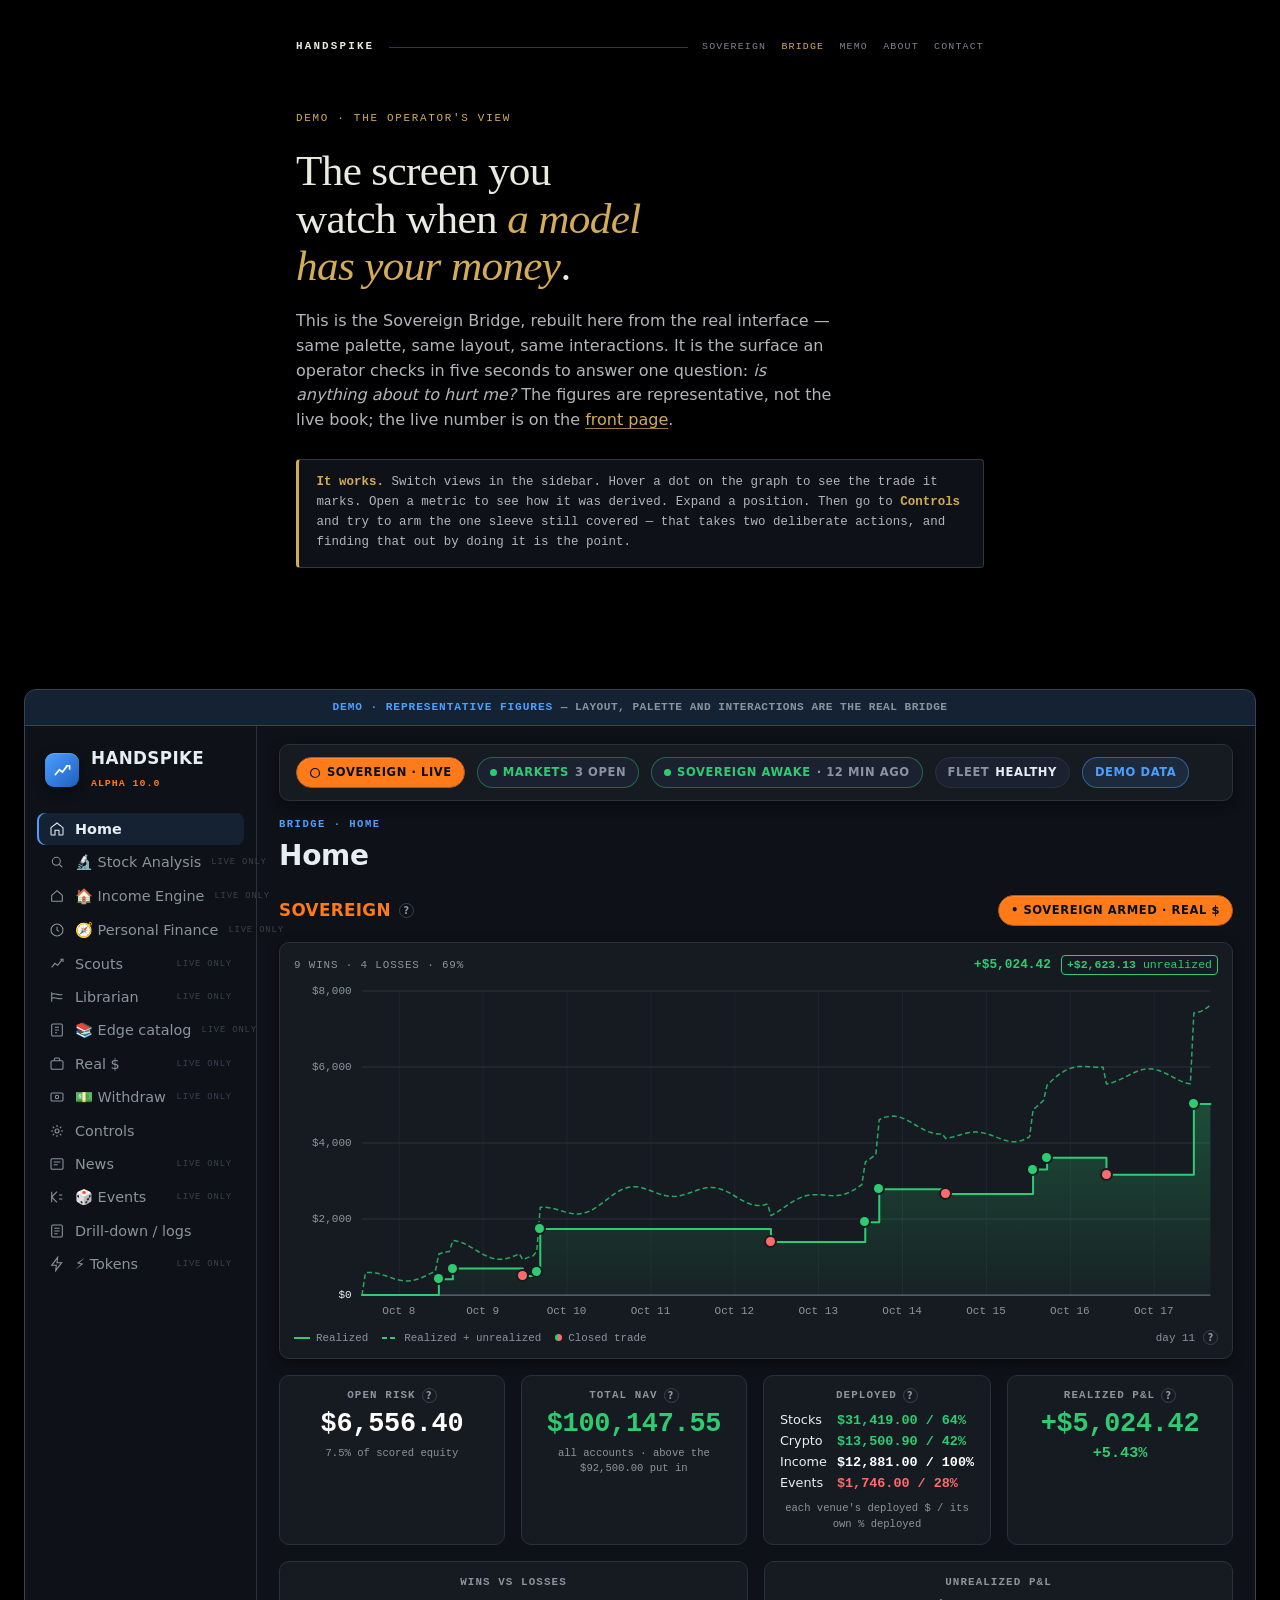
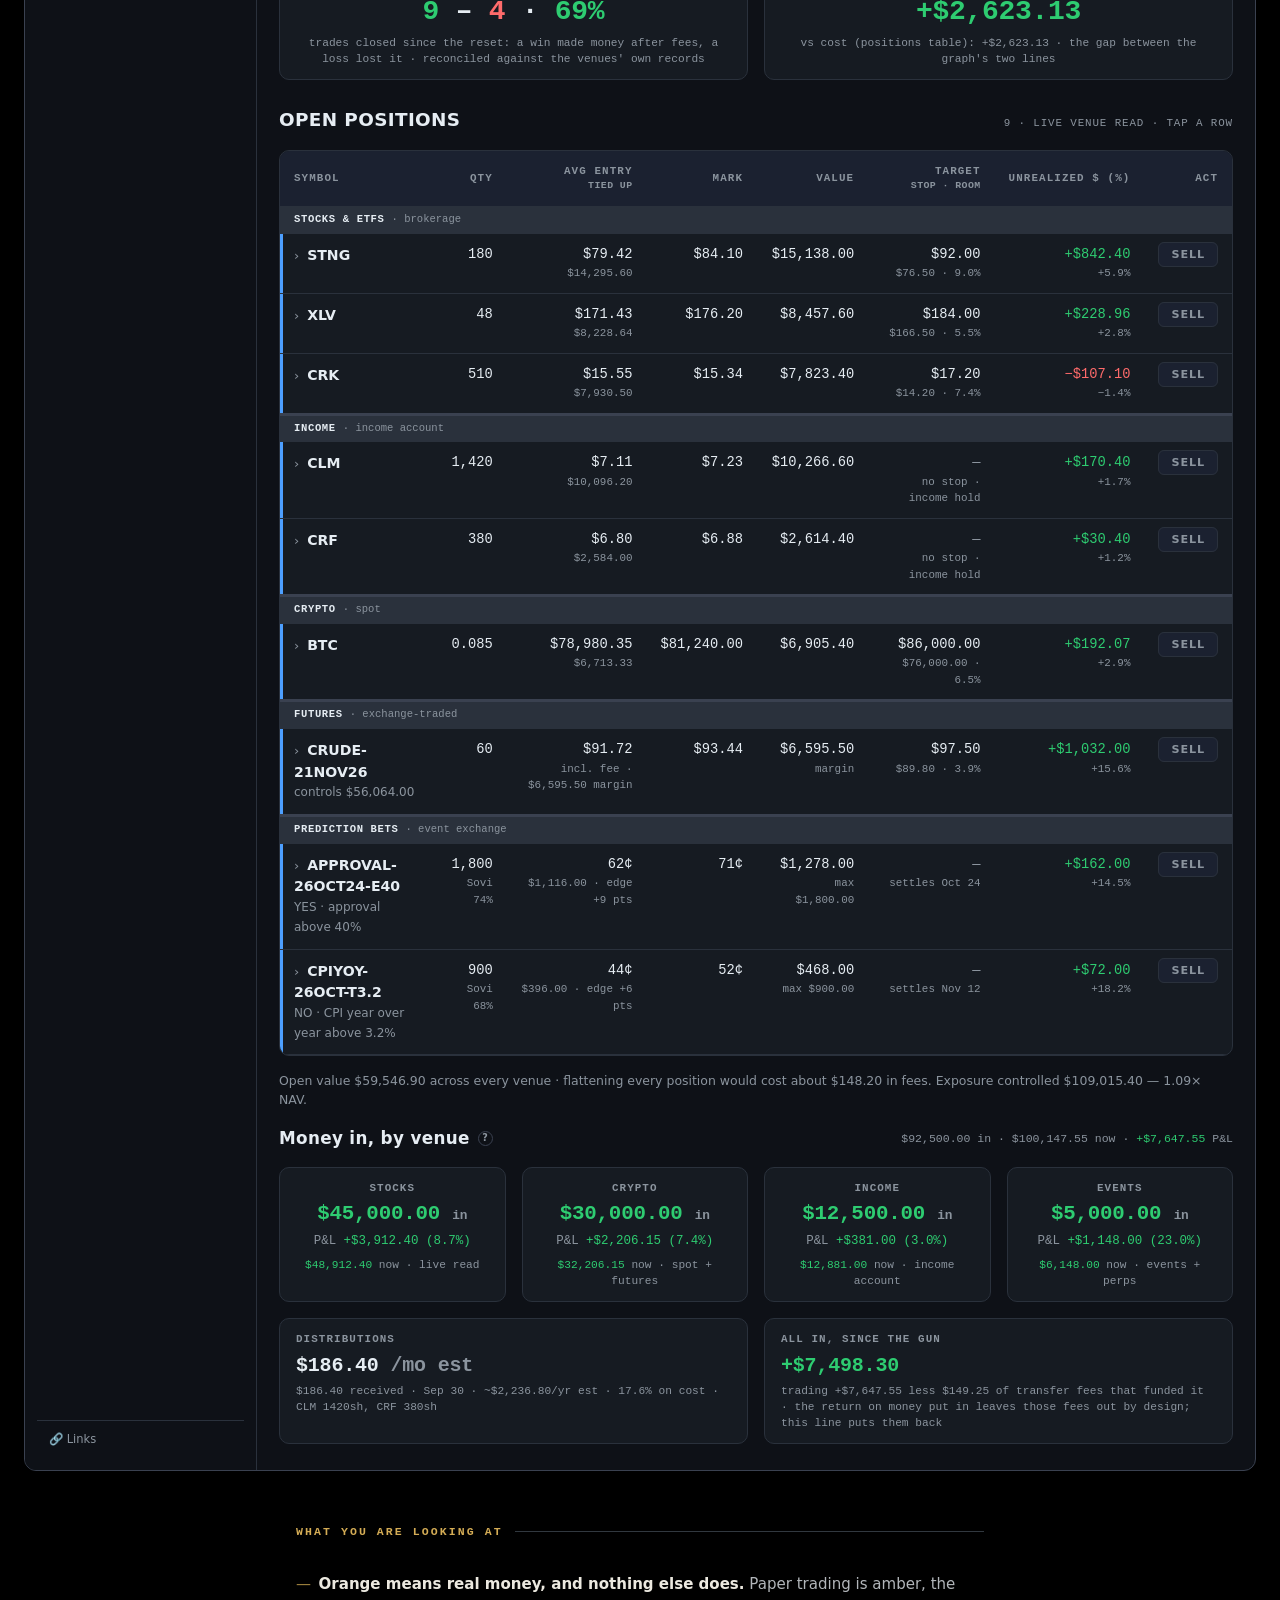
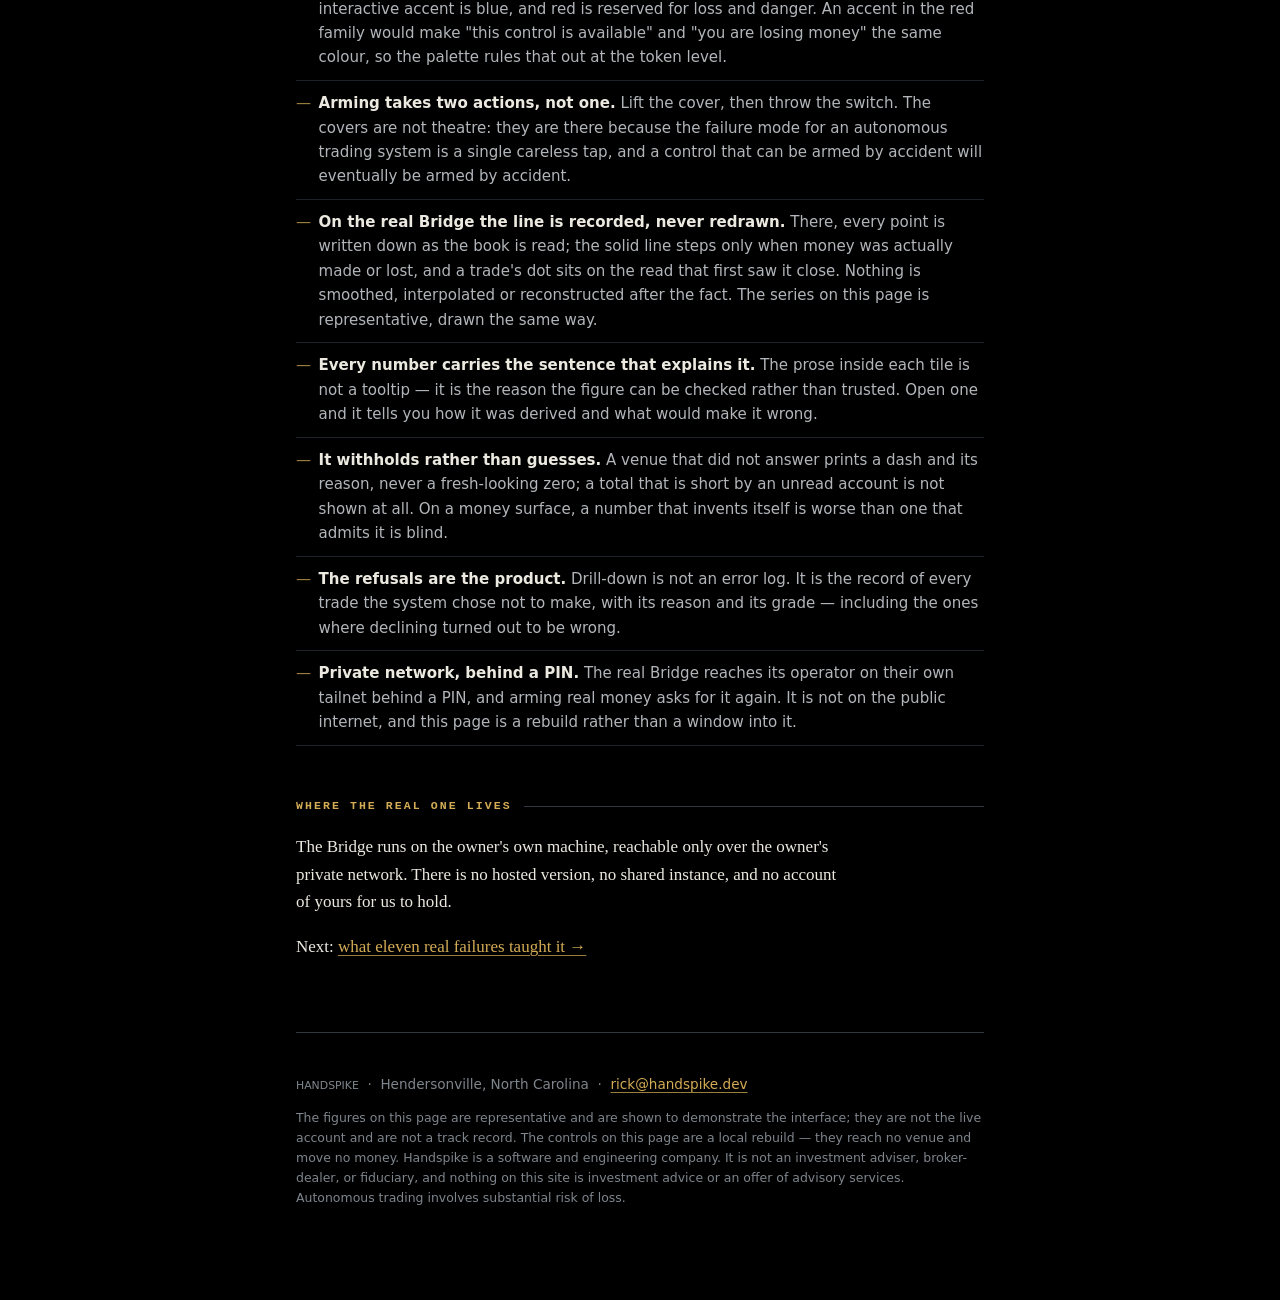
<file: demo/cockpit.html>
<!doctype html>
<html lang="en"><head><meta charset="utf-8">
<!-- bridge-rename: keep. This page moved to /demo/bridge.html on 2026-10-29 (owner ruling: the cockpit is now the Bridge). -->
<title>Handspike demo: now the Bridge</title>
<meta http-equiv="refresh" content="0; url=/demo/bridge.html">
<link rel="canonical" href="https://handspike.dev/demo/bridge.html">
<meta name="robots" content="noindex">
</head><body><p>This demo moved: <a href="/demo/bridge.html">the Bridge</a>.</p></body></html>
</file>
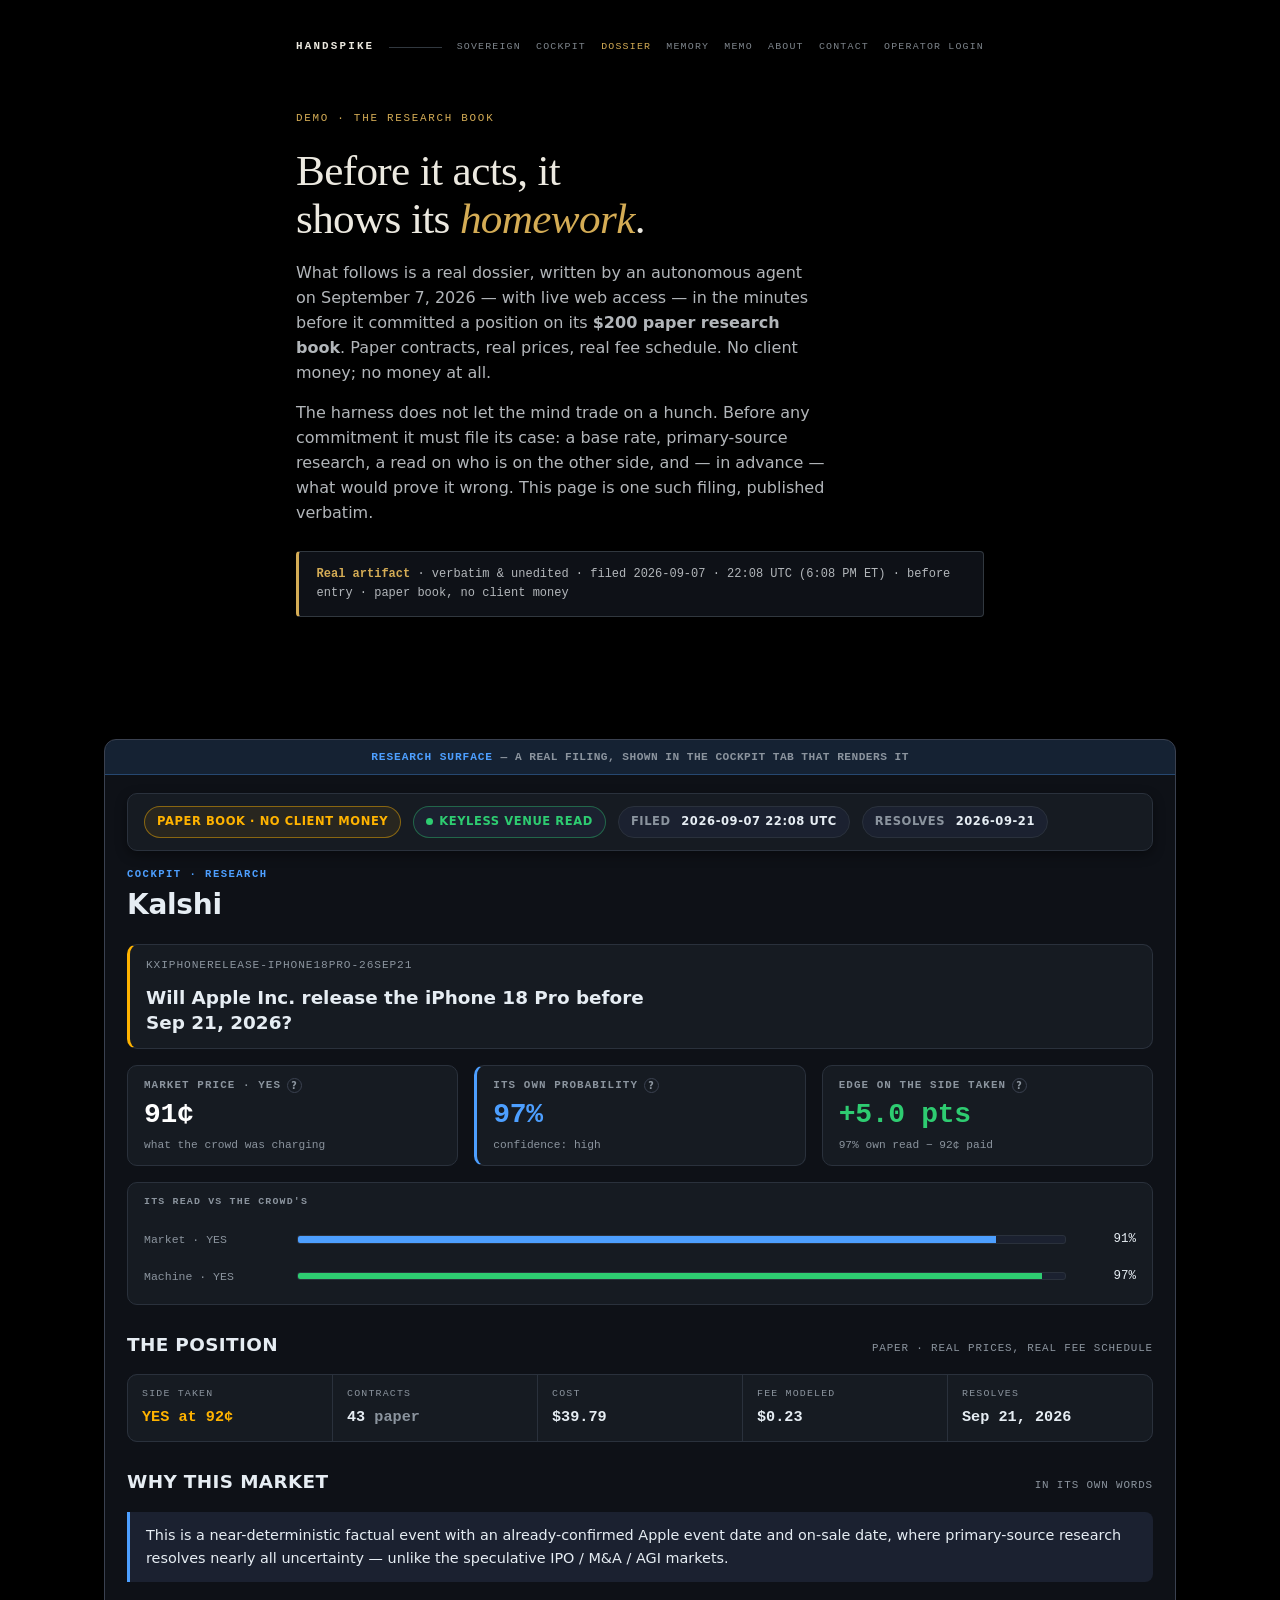
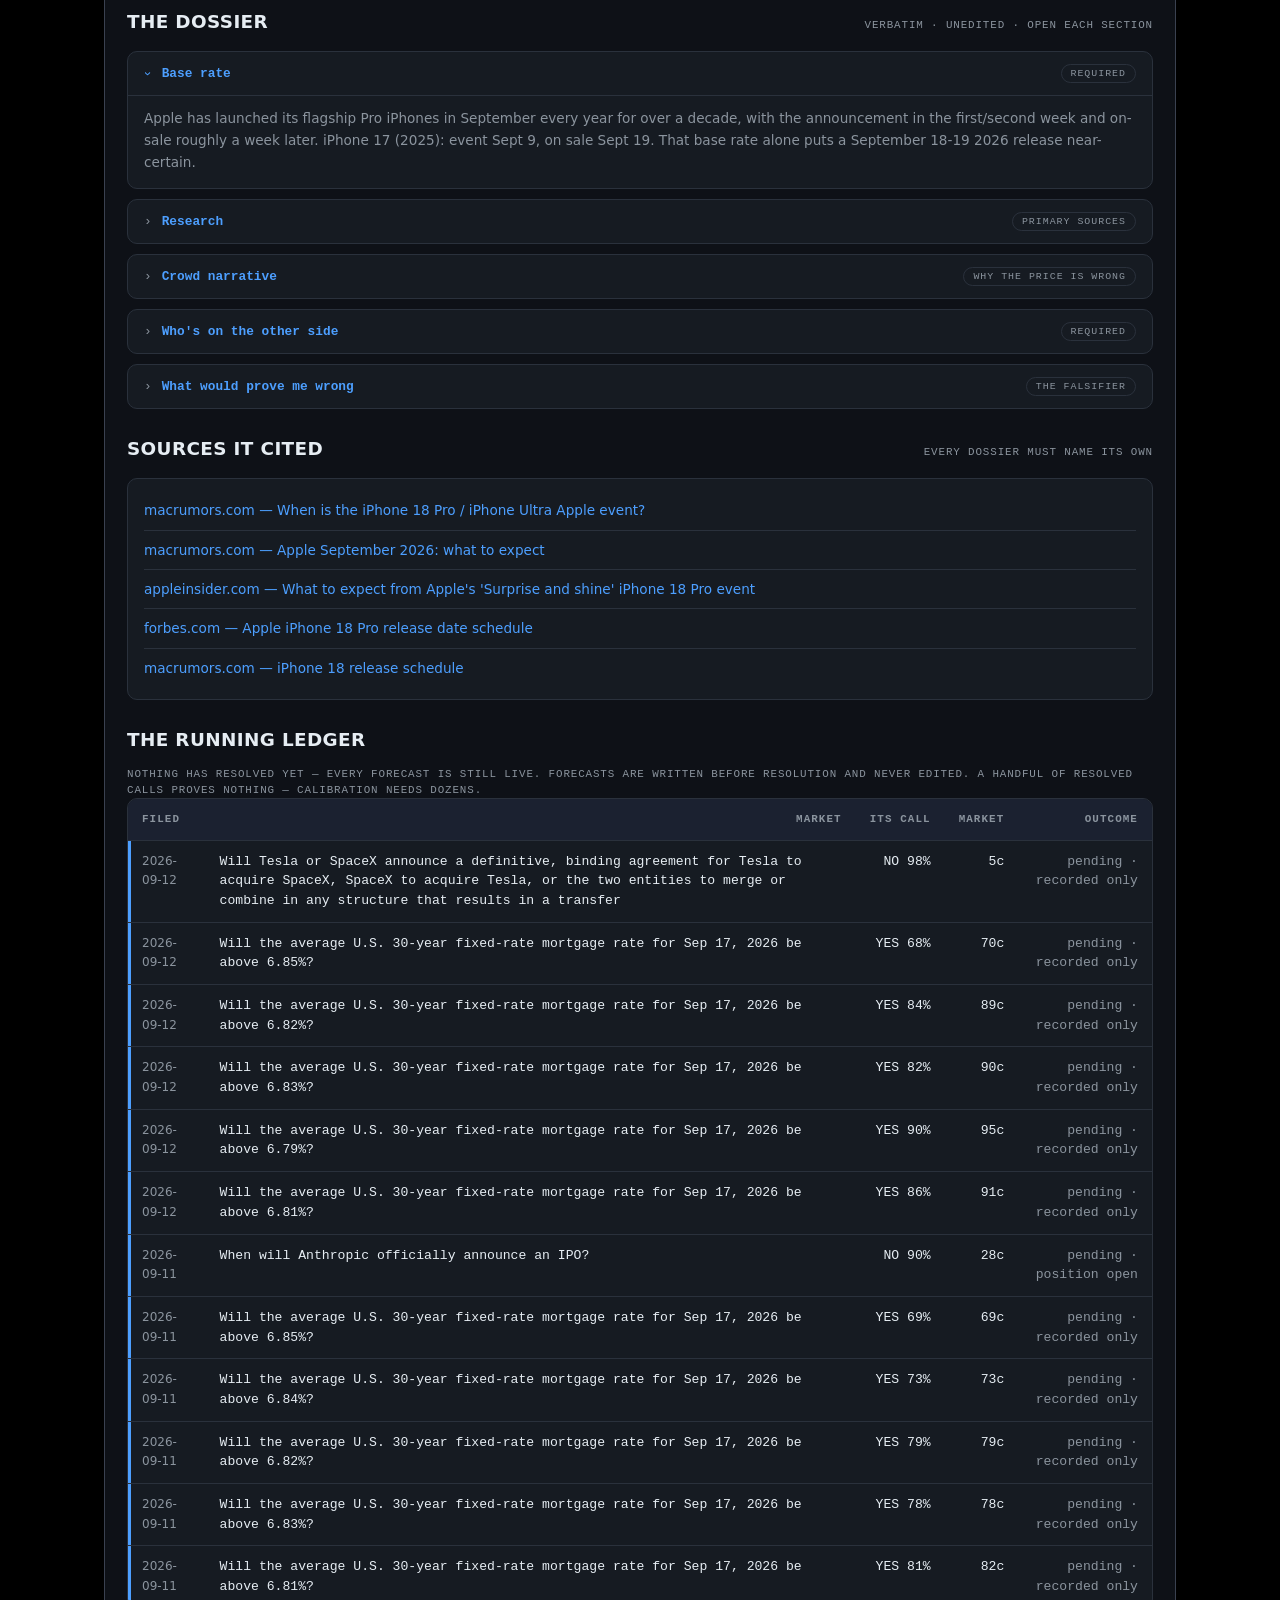
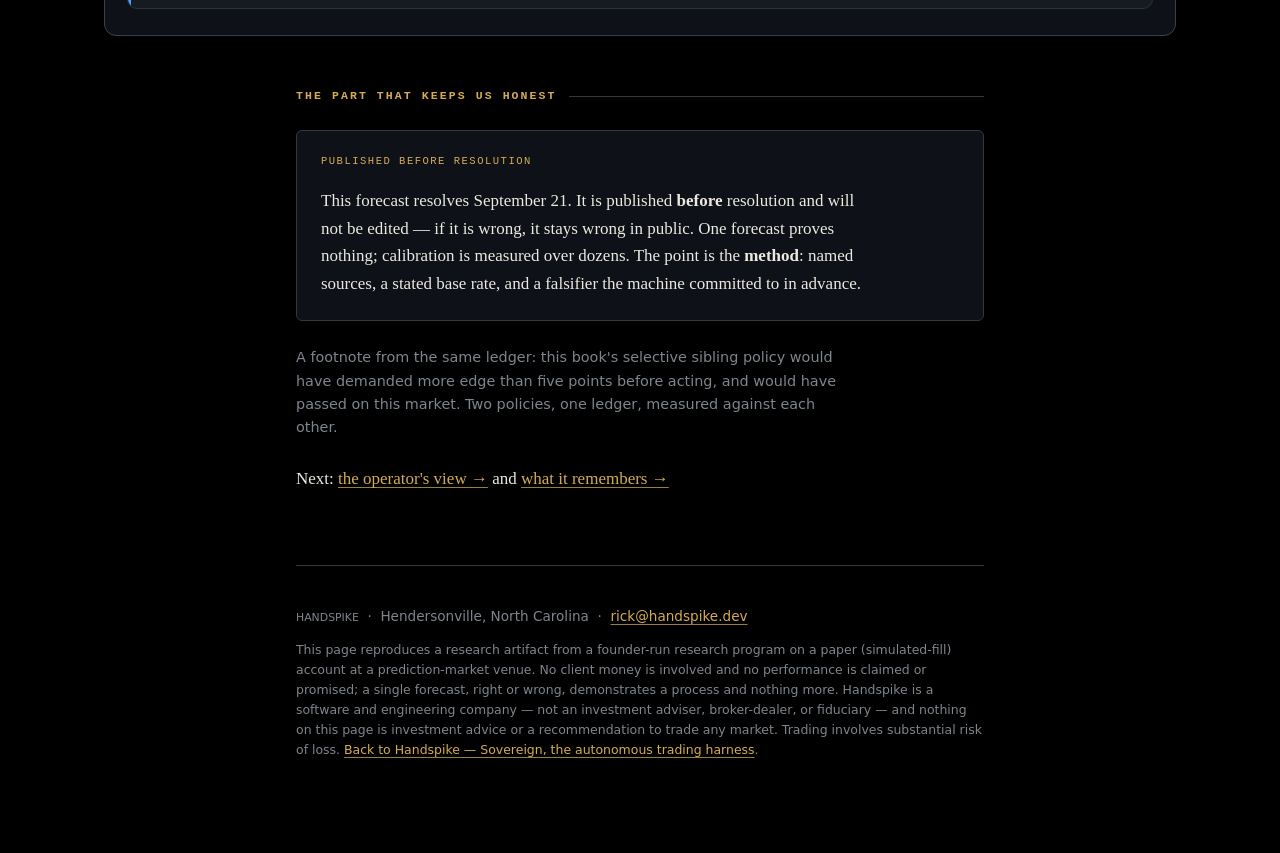
<file: demo/dossier.html>
<!doctype html>
<html lang="en">
<head>
<meta charset="utf-8">
<meta name="viewport" content="width=device-width, initial-scale=1">
<meta name="description" content="A real dossier, written by an autonomous agent before it committed a position: base rate, primary-source research, who is on the other side, and — in advance — what would prove it wrong.">
<meta name="author" content="Rick Winnett">
<meta property="og:title" content="Handspike — Before it acts, it shows its homework">
<meta property="og:description" content="A verbatim research filing, published before resolution and never edited.">
<meta property="og:type" content="website">
<meta name="twitter:card" content="summary">
<link rel="icon" href="data:image/svg+xml,<svg xmlns=%22http://www.w3.org/2000/svg%22 viewBox=%220 0 100 100%22><path d=%22M18 12h16v30h32V12h16v76H66V58H34v30H18z%22 fill=%22%232f6fed%22/></svg>">
<meta name="theme-color" content="#000000">
<title>Dossier — the research book — Handspike</title>
<link rel="stylesheet" href="/ck.css">
<link rel="stylesheet" href="/site.css">
<style>
            .wide{ max-width:70rem; margin:2.6rem auto; padding:0 1.5rem; }
        .plate{
    font-family:ui-monospace,Consolas,"Cascadia Mono",monospace;
    font-size:.68rem; letter-spacing:.16em; text-transform:uppercase;
    color:var(--brass); margin:0 0 1.2rem;
  }
  h1{
    font-size:clamp(1.9rem,5vw,2.7rem); line-height:1.1; letter-spacing:-.015em;
    font-weight:400; margin:0 0 1.2rem; text-wrap:balance; max-width:20ch;
  }
  h1 em{ font-style:italic; color:var(--brass); }
  .standfirst{ font-family:"Segoe UI",system-ui,-apple-system,sans-serif;
               font-size:1rem; color:var(--ink-2); line-height:1.55; max-width:33rem; }
  .lede{ font-family:"Segoe UI",system-ui,-apple-system,sans-serif;
         font-size:1rem; color:var(--ink-2); line-height:1.55; }
  .prov{
    font-family:ui-monospace,Consolas,monospace; font-size:.75rem; color:var(--ink-2);
    background:var(--panel); border:1px solid var(--rule); border-left:3px solid var(--brass);
    border-radius:4px; padding:.8rem 1.1rem; margin:1.6rem 0 0; max-width:none; line-height:1.6;
  }
  .prov b{ color:var(--brass); }
  h2{
    font-family:ui-monospace,Consolas,"Cascadia Mono",monospace;
    font-size:.72rem; letter-spacing:.18em; text-transform:uppercase;
    color:var(--brass); font-weight:600; margin:3.2rem 0 1.1rem;
    display:flex; align-items:center; gap:.8rem;
  }
  h2::after{ content:""; flex:1; height:1px; background:var(--rule); }
  .card{ background:var(--panel); border:1px solid var(--rule); border-radius:6px;
         padding:1.4rem 1.5rem; margin:1.5rem 0 0; }
  .card p:last-child{ margin-bottom:0; }
  .stat{
    font-family:ui-monospace,Consolas,monospace; font-size:.66rem; letter-spacing:.14em;
    text-transform:uppercase; color:var(--brass); margin:0 0 .7rem;
  }
  .sibling{ font-family:"Segoe UI",system-ui,sans-serif; font-size:.9rem; color:var(--ink-3);
            margin-top:1.6rem; }

  /* Page-local: the market question needs to read as a headline inside the cockpit surface, and
     the source list needs link colours that survive the dark instrument ground. */
  .ck .qtitle{ font-size:1.15rem; font-weight:700; line-height:1.35; margin:6px 0 0; color:var(--txt); }
  .ck .ticker{ font-family:var(--mono); font-size:.7rem; letter-spacing:.08em; color:var(--txt-dim); margin:0; }
  .ck .srcs{ list-style:none; padding:0; margin:0; }
  .ck .srcs li{ padding:9px 0; border-bottom:1px solid var(--border); font-size:.85rem; max-width:none; }
  .ck .srcs li:last-child{ border-bottom:0; }
  .ck .srcs a{ color:var(--brand); text-decoration:none; }
  .ck .srcs a:hover{ text-decoration:underline; }
  .ck blockquote.why-this{
    margin:0; padding:12px 16px; border-left:3px solid var(--brand); background:var(--bg-raised);
    border-radius:0 var(--radius-sm) var(--radius-sm) 0; font-size:.9rem; color:var(--txt);
    line-height:1.6;
  }
</style>
</head>
<body>

<div class="shell">
<header class="mast">
  <a href="/" class="markwrap"><span class="mark">HANDSPIKE</span></a>
  <span class="bar"></span>
  <nav>
    <a href="/">Sovereign</a>
    <a href="/demo/cockpit.html">Cockpit</a>
    <a href="/demo/dossier.html" aria-current="page" class="cur">Dossier</a>
    <a href="/demo/memory.html">Memory</a>
    <a href="/eleven-failures.html">Memo</a>
    <a href="/about.html">About</a>
    <a href="/contact.html">Contact</a>
    <a class="op" href="/login.html">Operator&nbsp;login</a>
  </nav>
</header>

<p class="plate">Demo · the research book</p>
<h1>Before it acts, it shows its <em>homework</em>.</h1>
<p class="standfirst">What follows is a real dossier, written by an autonomous agent on
September&nbsp;7, 2026 — with live web access — in the minutes before it committed a position on
its <strong>$200 paper research book</strong>. Paper contracts, real prices, real fee schedule.
No client money; no money at all.</p>
<p class="lede">The harness does not let the mind trade on a hunch. Before any commitment it must
file its case: a base rate, primary-source research, a read on who is on the other side, and — in
advance — what would prove it wrong. This page is one such filing, published verbatim.</p>

<p class="prov"><b>Real artifact</b> · verbatim &amp; unedited · filed 2026-09-07 · 22:08 UTC
(6:08&nbsp;PM&nbsp;ET) · before entry · paper book, no client money</p>
</div>

<div class="wide">
<div class="ck">
  <div class="ck-banner">Research surface <span>— a real filing, shown in the cockpit tab that renders it</span></div>
  <div class="ck-scroll">
  <div class="ck-app solo">
    <main class="ck-main">

      <div class="ck-statusbar">
        <span class="ck-chip papr">Paper book &middot; no client money</span>
        <span class="ck-chip live"><span class="dot"></span> Keyless venue read</span>
        <span class="ck-chip"><span class="dim">Filed</span> &nbsp;2026-09-07 22:08 UTC</span>
        <span class="ck-chip"><span class="dim">Resolves</span> &nbsp;2026-09-21</span>
      </div>

      <div>
        <div class="ck-crumb">Cockpit · Research</div>
        <div class="ck-h1">Kalshi</div>
      </div>

      <div class="ck-card rail-paper">
        <p class="ticker">KXIPHONERELEASE-IPHONE18PRO-26SEP21</p>
        <p class="qtitle">Will Apple Inc. release the iPhone&nbsp;18&nbsp;Pro before Sep&nbsp;21, 2026?</p>
      </div>

      <div class="ck-kpis three">
        <button type="button" class="ck-card drill" aria-expanded="false">
          <span class="lbl">Market price · yes <span class="q" aria-hidden="true">?</span></span>
          <span class="val">91&cent;</span>
          <span class="why">what the crowd was charging</span>
          <span class="ck-drill" hidden>Read keylessly from the venue's public quote. Thin book —
            <b>9 trades</b> — which is part of why the discount survived.</span>
        </button>
        <button type="button" class="ck-card rail-brand drill" aria-expanded="false">
          <span class="lbl">Its own probability <span class="q" aria-hidden="true">?</span></span>
          <span class="val brand-c">97%</span>
          <span class="why">confidence: high</span>
          <span class="ck-drill" hidden>Stated <b>before</b> the position, not fitted to it. The
            residual 3% is genuine tail risk of postponement inside a 13-day window, not a rounding
            of 100%.</span>
        </button>
        <button type="button" class="ck-card drill" aria-expanded="false">
          <span class="lbl">Edge on the side taken <span class="q" aria-hidden="true">?</span></span>
          <span class="val win">+5.0 pts</span>
          <span class="why">97% own read &minus; 92&cent; paid</span>
          <span class="ck-drill" hidden>The only gate is arithmetic: the edge must exceed the
            modelled fee. It cleared by a small margin, which is exactly why the sibling policy
            below would have passed on it.</span>
        </button>
      </div>

      <div class="ck-card">
        <div class="ck-eyebrow" style="margin-bottom:8px;">Its read vs the crowd's</div>
        <div class="ck-barrow">
          <span class="k">Market · YES</span>
          <span class="ck-bar"><i style="width:91%"></i></span>
          <span class="n">91%</span>
        </div>
        <div class="ck-barrow">
          <span class="k">Machine · YES</span>
          <span class="ck-bar"><i class="win" style="width:97%"></i></span>
          <span class="n">97%</span>
        </div>
      </div>

      <div class="ck-sect"><h3>The position</h3><span class="meta">Paper &middot; real prices, real fee schedule</span></div>
      <div class="ck-posture">
        <div><div class="k">Side taken</div><div class="v papr-c">YES at 92&cent;</div></div>
        <div><div class="k">Contracts</div><div class="v">43 <span class="dim">paper</span></div></div>
        <div><div class="k">Cost</div><div class="v">$39.79</div></div>
        <div><div class="k">Fee modeled</div><div class="v">$0.23</div></div>
        <div><div class="k">Resolves</div><div class="v">Sep 21, 2026</div></div>
      </div>

      <div class="ck-sect"><h3>Why this market</h3><span class="meta">In its own words</span></div>
      <blockquote class="why-this">This is a near-deterministic factual event with an
      already-confirmed Apple event date and on-sale date, where primary-source research resolves
      nearly all uncertainty &mdash; unlike the speculative IPO / M&amp;A / AGI markets.</blockquote>

      <div class="ck-sect">
        <h3>The dossier</h3>
        <span class="meta">Verbatim &middot; unedited &middot; open each section</span>
      </div>
      <div>
        <article class="ck-note-card">
          <button type="button" class="ck-note-head" aria-expanded="true">
            <span class="chev">&rsaquo;</span>
            <span><span class="fname">Base rate</span></span>
            <span class="tag">required</span>
          </button>
          <div class="ck-note-body">
            <p>Apple has launched its flagship Pro iPhones in September every year for over a
            decade, with the announcement in the first/second week and on-sale roughly a week later.
            iPhone&nbsp;17 (2025): event Sept&nbsp;9, on sale Sept&nbsp;19. That base rate alone puts
            a September 18-19 2026 release near-certain.</p>
          </div>
        </article>

        <article class="ck-note-card">
          <button type="button" class="ck-note-head" aria-expanded="false">
            <span class="chev">&rsaquo;</span>
            <span><span class="fname">Research</span></span>
            <span class="tag">primary sources</span>
          </button>
          <div class="ck-note-body" hidden>
            <p>Apple has now OFFICIALLY confirmed a keynote titled 'Surprise and shine' for
            September&nbsp;9, 2026 (10am PT). Multiple outlets (MacRumors, AppleInsider,
            Forbes/David Phelan) report pre-orders begin Saturday Sept&nbsp;12 and the
            iPhone&nbsp;18&nbsp;Pro / 18&nbsp;Pro&nbsp;Max go on sale Friday, September&nbsp;18,
            2026. Both the announcement (Sept&nbsp;9) and the on-sale date (Sept&nbsp;18) fall
            before the Sept&nbsp;21 cutoff &mdash; so under any reasonable reading of 'release' the
            market resolves YES. Notably, Apple is splitting its lineup this year: only the
            Pro/Pro&nbsp;Max/foldable launch in fall, while the base iPhone&nbsp;18 and 18e slip to
            spring 2027 &mdash; but that does NOT affect the Pro, which is the subject of this
            ticker.</p>
          </div>
        </article>

        <article class="ck-note-card">
          <button type="button" class="ck-note-head" aria-expanded="false">
            <span class="chev">&rsaquo;</span>
            <span><span class="fname">Crowd narrative</span></span>
            <span class="tag">why the price is wrong</span>
          </button>
          <div class="ck-note-body" hidden>
            <p>The price sits at 0.91, compressed toward 50c. The residual discount likely reflects
            generic 'delay risk' and thin volume (9 trades). But with the keynote date confirmed by
            Apple itself and the on-sale date a full three days inside the window, that discount is
            too large.</p>
          </div>
        </article>

        <article class="ck-note-card">
          <button type="button" class="ck-note-head" aria-expanded="false">
            <span class="chev">&rsaquo;</span>
            <span><span class="fname">Who's on the other side</span></span>
            <span class="tag">required</span>
          </button>
          <div class="ck-note-body" hidden>
            <p>NO holders are betting on a last-minute delay, a slip of the foldable dragging the
            whole event, or a technicality in 'release' meaning general availability landing after
            Sept&nbsp;21.</p>
          </div>
        </article>

        <article class="ck-note-card">
          <button type="button" class="ck-note-head" aria-expanded="false">
            <span class="chev">&rsaquo;</span>
            <span><span class="fname">What would prove me wrong</span></span>
            <span class="tag">the falsifier</span>
          </button>
          <div class="ck-note-body" hidden>
            <p>Apple postponing the Sept&nbsp;9 event, or pushing Pro availability past
            Sept&nbsp;21 (e.g., a supply-chain or 2nm chip yield disaster). No such signal exists;
            reporting consistently points to Sept&nbsp;18 sale. Honest probability ~0.97, small
            residual for genuine tail-risk of postponement within a 13-day window.</p>
          </div>
        </article>
      </div>

      <div class="ck-sect">
        <h3>Sources it cited</h3>
        <span class="meta">Every dossier must name its own</span>
      </div>
      <div class="ck-card">
        <ul class="srcs">
          <li><a href="https://www.macrumors.com/2026/08/13/when-is-iphone-18-pro-iphone-ultra-apple-event/" target="_blank" rel="noopener">macrumors.com — When is the iPhone&nbsp;18&nbsp;Pro / iPhone Ultra Apple event?</a></li>
          <li><a href="https://www.macrumors.com/guide/apple-september-2026-what-to-expect/" target="_blank" rel="noopener">macrumors.com — Apple September 2026: what to expect</a></li>
          <li><a href="https://appleinsider.com/articles/26/08/26/what-to-expect-from-apples-surprise-and-shine-iphone-18-pro-event-on-september-9" target="_blank" rel="noopener">appleinsider.com — What to expect from Apple's 'Surprise and shine' iPhone&nbsp;18&nbsp;Pro event</a></li>
          <li><a href="https://www.forbes.com/sites/davidphelan/2026/09/06/apple-iphone-18-pro-release-date-schedule-your-complete-september-countdown/" target="_blank" rel="noopener">forbes.com — Apple iPhone&nbsp;18&nbsp;Pro release date schedule</a></li>
          <li><a href="https://www.macrumors.com/guide/iphone-18-release-schedule/" target="_blank" rel="noopener">macrumors.com — iPhone&nbsp;18 release schedule</a></li>
        </ul>
      </div>

      <!-- THE LEDGER, RENDERED FROM THE SYSTEM. Everything above is one frozen worked example; this
           block is the live list, read from a file the founder's machine publishes. It exists
           because a hand-pasted artifact is true exactly once — the dossier above becomes
           misleading the day its market resolves, and HTML does not rot loudly. New forecasts and
           their outcomes appear here on their own. If the feed cannot be read the section stays
           hidden and the page is still complete. -->
      <section id="ledger" hidden>
        <div class="ck-sect">
          <h3>The running ledger</h3>
          <span class="meta" id="ledgerNote"></span>
        </div>
        <div class="ck-tblwrap">
          <table class="ck-tbl">
            <thead>
              <tr>
                <th scope="col">Filed</th><th scope="col">Market</th>
                <th scope="col">Its call</th><th scope="col">Market</th>
                <th scope="col">Outcome</th>
              </tr>
            </thead>
            <tbody id="ledgerRows"></tbody>
          </table>
        </div>
      </section>

    </main>
  </div>
  </div>
</div>
</div>

<div class="shell" style="padding-top:0">
<section id="honesty">
  <h2>The part that keeps us honest</h2>
  <div class="card">
    <p class="stat">Published before resolution</p>
    <p>This forecast resolves September&nbsp;21. It is published <strong>before</strong> resolution
    and will not be edited — if it is wrong, it stays wrong in public. One forecast proves nothing;
    calibration is measured over dozens. The point is the <strong>method</strong>: named sources, a
    stated base rate, and a falsifier the machine committed to in advance.</p>
  </div>
  <p class="sibling">A footnote from the same ledger: this book's selective sibling policy would
  have demanded more edge than five points before acting, and would have passed on this market.
  Two policies, one ledger, measured against each other.</p>
  <p style="margin-top:1.6rem;">Next: <a href="/demo/cockpit.html">the operator's view&nbsp;&rarr;</a>
  and <a href="/demo/memory.html">what it remembers&nbsp;&rarr;</a></p>
</section>

<footer>
  <p><span class="mark" style="font-size:.68rem;">HANDSPIKE</span> &nbsp;·&nbsp; Hendersonville, North Carolina &nbsp;·&nbsp; <a href="mailto:rick@handspike.dev">rick@handspike.dev</a><span id="visitors" hidden></span></p>
  <p class="fine">This page reproduces a research artifact from a founder-run research program on a
  paper (simulated-fill) account at a prediction-market venue. No client money is involved and no
  performance is claimed or promised; a single forecast, right or wrong, demonstrates a process and
  nothing more. Handspike is a software and engineering company — not an investment adviser,
  broker-dealer, or fiduciary — and nothing on this page is investment advice or a recommendation
  to trade any market. Trading involves substantial risk of loss.
  <a href="/">Back to Handspike — Sovereign, the autonomous trading harness</a>.</p>
</footer>
</div>

<script src="/ck.js"></script>
<script>
// Render the running ledger from /forecasts.json — the file the founder's machine publishes. Rules:
// any failure leaves the section hidden (the frozen example above still carries the page), and a
// resolved forecast shows its outcome whether it was right or wrong. There is no branch here that
// hides a miss.
(function () {
  var sec = document.getElementById('ledger');
  if (!sec) return;
  fetch('/forecasts.json?t=' + Date.now(), { cache: 'no-store' })
    .then(function (r) { return r.ok ? r.json() : null; })
    .then(function (d) {
      if (!d || !Array.isArray(d.forecasts) || !d.forecasts.length) return;
      var esc = function (s) {
        return String(s == null ? '' : s).replace(/[&<>"']/g, function (c) {
          return ({ '&': '&amp;', '<': '&lt;', '>': '&gt;', '"': '&quot;', "'": '&#39;' })[c];
        });
      };
      var body = document.getElementById('ledgerRows');
      d.forecasts.forEach(function (f) {
        var tr = document.createElement('tr');
        var side = (f.side || 'yes').toUpperCase();
        var call = side + ' ' + Math.round((f.side === 'no' ? 1 - f.prob : f.prob) * 100) + '%';
        var mkt = (typeof f.market_price === 'number')
          ? Math.round(f.market_price * 100) + 'c' : '—';
        var out, cls;
        if (f.outcome === null || f.outcome === undefined) {
          out = f.acted ? 'pending · position open' : 'pending · recorded only';
          cls = 'dim';
        } else {
          out = f.correct ? 'correct' : 'wrong';
          cls = f.correct ? 'win' : 'loss';
        }
        tr.innerHTML =
          '<td><span class="venue">' + esc((f.ts || '').slice(0, 10)) + '</span></td>' +
          '<td style="text-align:left;">' + esc(f.title || f.ticker) + '</td>' +
          '<td>' + esc(call) + '</td>' +
          '<td>' + esc(mkt) + '</td>' +
          '<td class="' + cls + '">' + esc(out) + '</td>';
        body.appendChild(tr);
      });
      var n = d.n_resolved || 0;
      document.getElementById('ledgerNote').textContent =
        (n === 0
          ? 'Nothing has resolved yet — every forecast is still live. '
          : n + ' resolved, ' + (d.n_correct || 0) + ' correct. ') + (d.note || '');
      sec.hidden = false;
    })
    .catch(function () { /* stay hidden — the worked example carries the page */ });
})();
</script>
<script src="/visitors.js" defer></script>
</body>
</html>
</file>
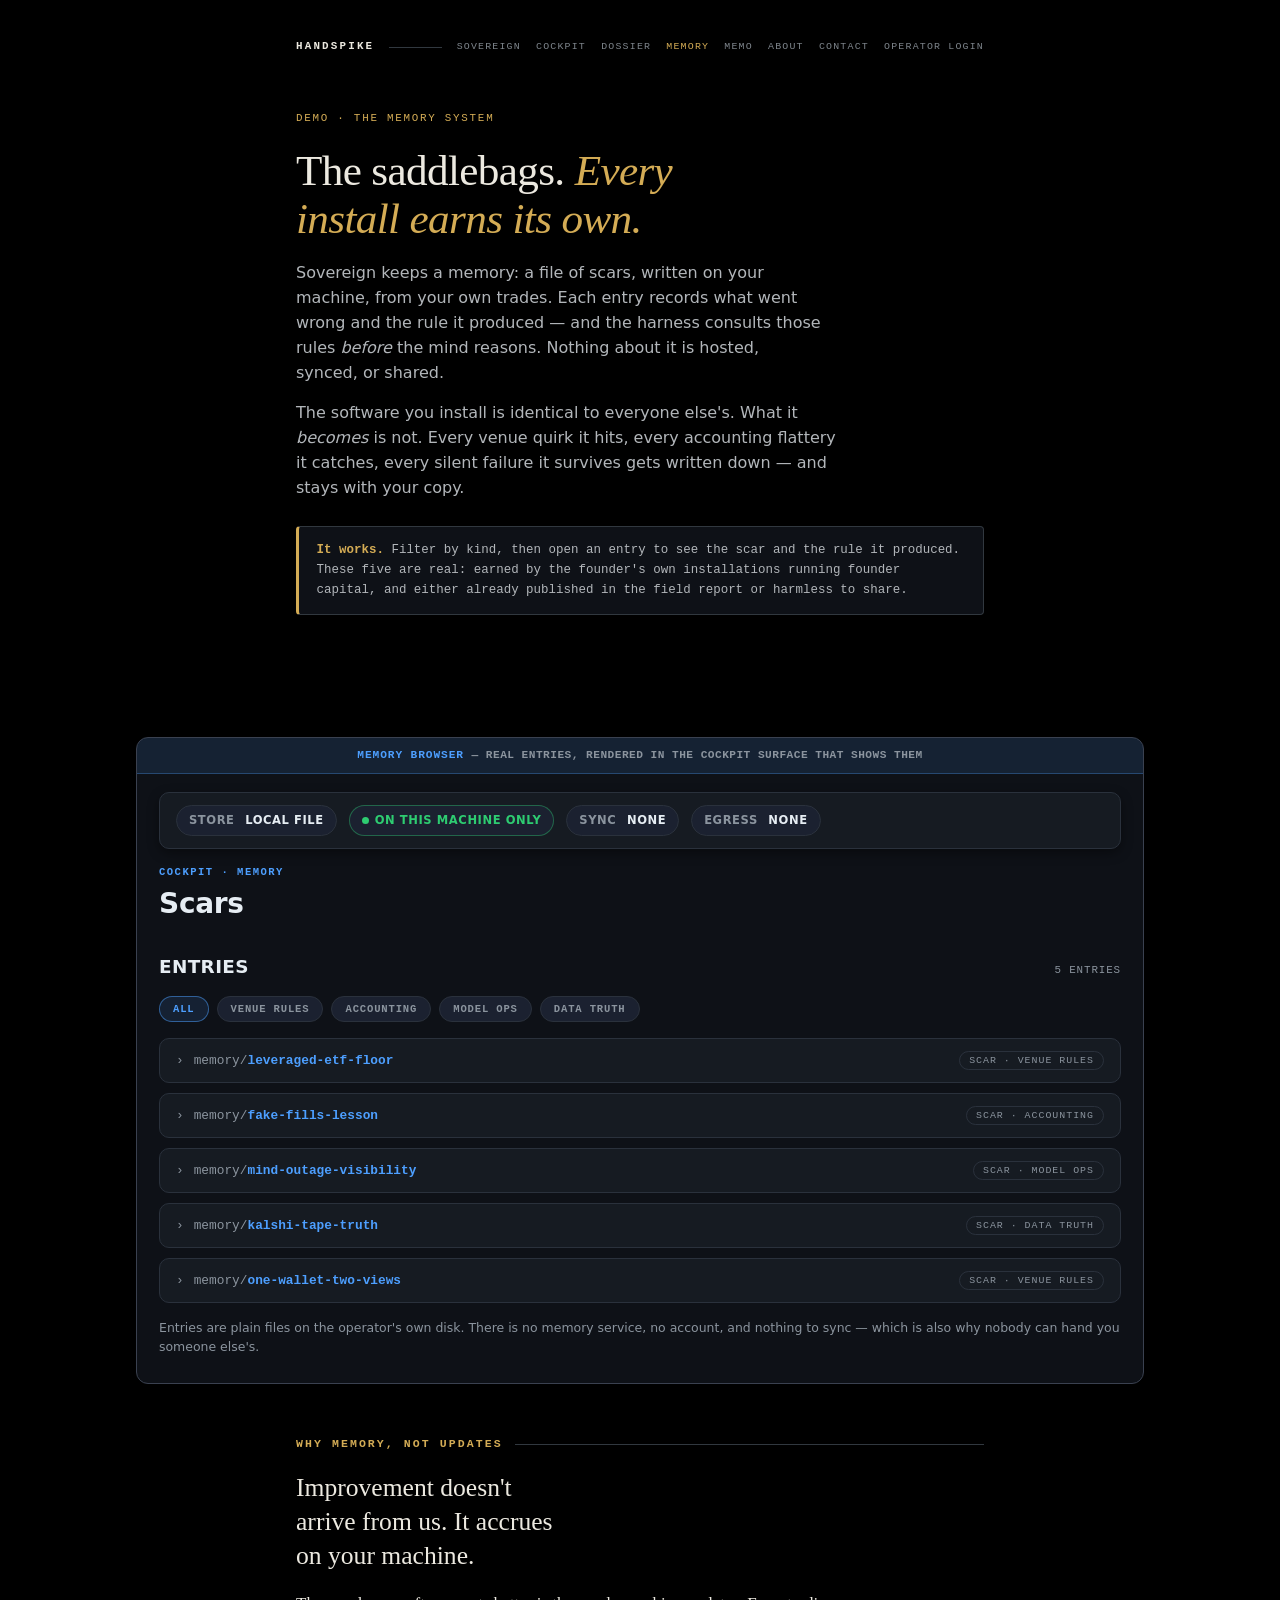
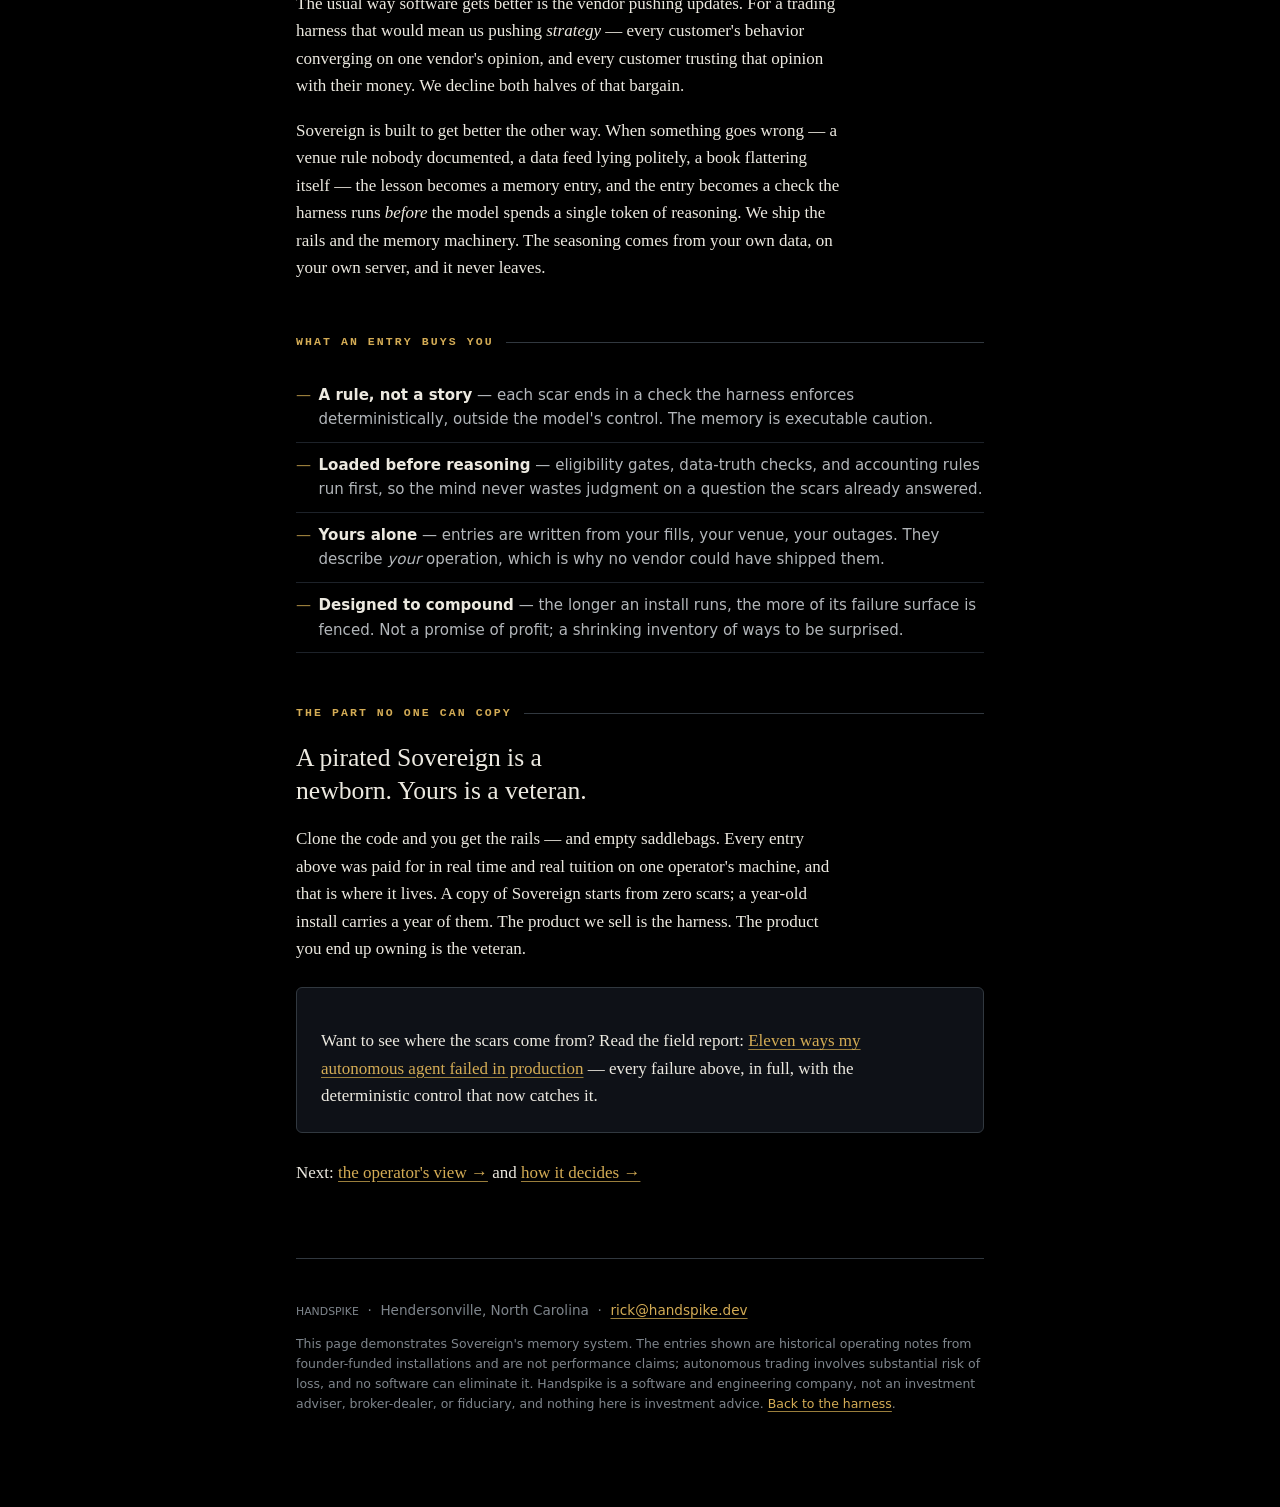
<file: demo/memory.html>
<!doctype html>
<html lang="en">
<head>
<meta charset="utf-8">
<meta name="viewport" content="width=device-width, initial-scale=1">
<meta name="description" content="Sovereign's memory: scars written on your own machine from your own trades, each ending in a check the harness enforces before the model reasons. Nothing hosted, nothing synced.">
<meta name="author" content="Rick Winnett">
<meta property="og:title" content="Handspike — The memory system">
<meta property="og:description" content="A pirated Sovereign is a newborn. Yours is a veteran.">
<meta property="og:type" content="website">
<meta name="twitter:card" content="summary">
<link rel="icon" href="data:image/svg+xml,<svg xmlns=%22http://www.w3.org/2000/svg%22 viewBox=%220 0 100 100%22><path d=%22M18 12h16v30h32V12h16v76H66V58H34v30H18z%22 fill=%22%232f6fed%22/></svg>">
<meta name="theme-color" content="#000000">
<title>Memory — the saddlebags — Handspike</title>
<link rel="stylesheet" href="/ck.css">
<link rel="stylesheet" href="/site.css">
<style>
            .wide{ max-width:66rem; margin:2.6rem auto; padding:0 1.5rem; }
        .plate{
    font-family:ui-monospace,Consolas,"Cascadia Mono",monospace;
    font-size:.68rem; letter-spacing:.16em; text-transform:uppercase;
    color:var(--brass); margin:0 0 1.2rem;
  }
  h1{
    font-size:clamp(1.9rem,5vw,2.7rem); line-height:1.1; letter-spacing:-.015em;
    font-weight:400; margin:0 0 1.2rem; text-wrap:balance; max-width:20ch;
  }
  h1 em{ font-style:italic; color:var(--brass); }
  .standfirst{ font-family:"Segoe UI",system-ui,-apple-system,sans-serif;
               font-size:1rem; color:var(--ink-2); line-height:1.55; max-width:33rem; }
  .lede{ font-family:"Segoe UI",system-ui,-apple-system,sans-serif;
         font-size:1rem; color:var(--ink-2); line-height:1.55; }
  .try{
    font-family:ui-monospace,Consolas,monospace; font-size:.78rem; color:var(--ink-2);
    background:var(--panel); border:1px solid var(--rule); border-left:3px solid var(--brass);
    border-radius:4px; padding:.85rem 1.1rem; margin:1.6rem 0 0; max-width:none; line-height:1.6;
  }
  .try strong{ color:var(--brass); }
  h2{
    font-family:ui-monospace,Consolas,"Cascadia Mono",monospace;
    font-size:.72rem; letter-spacing:.18em; text-transform:uppercase;
    color:var(--brass); font-weight:600; margin:3.2rem 0 1.1rem;
    display:flex; align-items:center; gap:.8rem;
  }
  h2::after{ content:""; flex:1; height:1px; background:var(--rule); }
  .big{ font-size:clamp(1.25rem,3.2vw,1.6rem); line-height:1.32; font-weight:400;
        max-width:26ch; margin:0 0 1rem; text-wrap:balance; }
  ul.rails{ list-style:none; padding:0; margin:1.3rem 0 0; }
  ul.rails li{
    padding:.68em 0 .68em 1.5em; border-bottom:1px solid var(--rule-2); position:relative;
    font-family:"Segoe UI",system-ui,sans-serif; font-size:.94rem; color:var(--ink-2);
    max-width:none;
  }
  ul.rails li::before{ content:"—"; position:absolute; left:0; color:var(--brass-dim); }
  ul.rails li strong{ color:var(--ink); font-weight:600; }
  .card{ background:var(--panel); border:1px solid var(--rule); border-radius:6px;
         padding:1.4rem 1.5rem; margin:1.5rem 0 0; }
  .card p:last-child{ margin-bottom:0; }
        
                      </style>
</head>
<body>

<div class="shell">
<header class="mast">
  <a href="/" class="markwrap"><span class="mark">HANDSPIKE</span></a>
  <span class="bar"></span>
  <nav>
    <a href="/">Sovereign</a>
    <a href="/demo/cockpit.html">Cockpit</a>
    <a href="/demo/dossier.html">Dossier</a>
    <a href="/demo/memory.html" aria-current="page" class="cur">Memory</a>
    <a href="/eleven-failures.html">Memo</a>
    <a href="/about.html">About</a>
    <a href="/contact.html">Contact</a>
    <a class="op" href="/login.html">Operator&nbsp;login</a>
  </nav>
</header>

<p class="plate">Demo · the memory system</p>
<h1>The saddlebags. <em>Every install earns its own.</em></h1>
<p class="standfirst">Sovereign keeps a memory: a file of scars, written on your machine, from your
own trades. Each entry records what went wrong and the rule it produced — and the harness consults
those rules <em>before</em> the mind reasons. Nothing about it is hosted, synced, or shared.</p>
<p class="lede">The software you install is identical to everyone else's. What it <em>becomes</em>
is not. Every venue quirk it hits, every accounting flattery it catches, every silent failure it
survives gets written down — and stays with your copy.</p>

<p class="try"><strong>It works.</strong> Filter by kind, then open an entry to see the scar and the
rule it produced. These five are real: earned by the founder's own installations running founder
capital, and either already published in the field report or harmless to share.</p>
</div>

<div class="wide">
<div class="ck">
  <div class="ck-banner">Memory browser <span>— real entries, rendered in the cockpit surface that shows them</span></div>
  <div class="ck-scroll">
  <div class="ck-app solo">
    <main class="ck-main">

      <div class="ck-statusbar">
        <span class="ck-chip"><span class="dim">Store</span> &nbsp;local file</span>
        <span class="ck-chip live"><span class="dot"></span> On this machine only</span>
        <span class="ck-chip"><span class="dim">Sync</span> &nbsp;none</span>
        <span class="ck-chip"><span class="dim">Egress</span> &nbsp;none</span>
      </div>

      <div>
        <div class="ck-crumb">Cockpit · Memory</div>
        <div class="ck-h1">Scars</div>
      </div>

      <div class="ck-sect">
        <h3>Entries</h3>
        <span class="meta" id="filterCount">5 entries</span>
      </div>

      <div class="ck-filters">
        <button type="button" class="on" data-filter="all">All</button>
        <button type="button" data-filter="venue">Venue rules</button>
        <button type="button" data-filter="accounting">Accounting</button>
        <button type="button" data-filter="modelops">Model ops</button>
        <button type="button" data-filter="datatruth">Data truth</button>
      </div>

      <div>
        <article class="ck-note-card" data-tags="venue">
          <button type="button" class="ck-note-head" aria-expanded="false">
            <span class="chev">&rsaquo;</span>
            <span><span class="dir">memory/</span><span class="fname">leveraged-etf-floor</span></span>
            <span class="tag">scar · venue rules</span>
          </button>
          <div class="ck-note-body" hidden>
            <p>Leveraged tickers were mechanically dead below the venue's <b>$2,000 equity
            floor</b> — silently. The strategy looked flat for two weeks; the venue was refusing
            every order the whole time. Nothing errored, nothing alarmed, and the flat line was
            indistinguishable from a strategy that had simply stopped finding trades.</p>
            <div class="rule"><span class="k">The rule it produced</span>
            The harness checks venue eligibility gates <b>before</b> the mind reasons about a
            ticker, and a refusal is recorded with its reason rather than swallowed.</div>
          </div>
        </article>

        <article class="ck-note-card" data-tags="accounting">
          <button type="button" class="ck-note-head" aria-expanded="false">
            <span class="chev">&rsaquo;</span>
            <span><span class="dir">memory/</span><span class="fname">fake-fills-lesson</span></span>
            <span class="tag">scar · accounting</span>
          </button>
          <div class="ck-note-body" hidden>
            <p>A sibling strategy reported <b>+84.8%</b> on mid-price paper fills. Re-run with real
            quotes and real commissions: <b>&minus;2.3%</b>. The entire "edge" was the spread it
            never paid and the fees it never counted.</p>
            <div class="rule"><span class="k">The rule it produced</span>
            Paper books fill at the real ask, sell at the real bid, and pay the published fee. A
            book that flatters itself is worse than no book, because it is trusted.</div>
          </div>
        </article>

        <article class="ck-note-card" data-tags="modelops">
          <button type="button" class="ck-note-head" aria-expanded="false">
            <span class="chev">&rsaquo;</span>
            <span><span class="dir">memory/</span><span class="fname">mind-outage-visibility</span></span>
            <span class="tag">scar · model ops</span>
          </button>
          <div class="ck-note-body" hidden>
            <p>The model was silent on <b>36% of decision cycles</b> — quota exhaustion plus a
            request timeout — and nothing said so. A silent cycle writes a record with no thesis,
            which on readback is indistinguishable from a deliberate decision to wait. The system
            was reading its own outages as patience.</p>
            <div class="rule"><span class="k">The rule it produced</span>
            Every model call is attributed and logged, and the silence rate is computed from the
            ledger and shown back to the mind. A silent mind is an alarm, not a quiet day.</div>
          </div>
        </article>

        <article class="ck-note-card" data-tags="datatruth">
          <button type="button" class="ck-note-head" aria-expanded="false">
            <span class="chev">&rsaquo;</span>
            <span><span class="dir">memory/</span><span class="fname">kalshi-tape-truth</span></span>
            <span class="tag">scar · data truth</span>
          </button>
          <div class="ck-note-body" hidden>
            <p>The venue's keyless API reports volume and open interest as <b>null for every
            market</b>, and liquidity as zero — including on markets that had traded thirty seconds
            earlier. A liquidity filter built on those fields silently rejected the entire exchange
            and returned zero candidates, which looks exactly like "nothing worth trading today".</p>
            <div class="rule"><span class="k">The rule it produced</span>
            Activity is measured from the public trade tape instead of the quote fields, and an
            empty scan reports its funnel — how many candidates died at each stage — so a
            zero-result run is diagnosable rather than a shrug.</div>
          </div>
        </article>

        <article class="ck-note-card" data-tags="venue accounting">
          <button type="button" class="ck-note-head" aria-expanded="false">
            <span class="chev">&rsaquo;</span>
            <span><span class="dir">memory/</span><span class="fname">one-wallet-two-views</span></span>
            <span class="tag">scar · venue rules</span>
          </button>
          <div class="ck-note-body" hidden>
            <p>The venue reports spot USD and futures buying power through different endpoints, and
            they are <b>the same dollars seen twice</b> — futures draws on the spot balance with no
            sweep between them. Adding the two reported <b>$319.43 against about $186</b> of real
            money. A balance that double-counts is not a display bug; it is a sizing input.</p>
            <div class="rule"><span class="k">The rule it produced</span>
            Each venue has exactly one authoritative balance field per question, named in the code
            with the measurement that established it. Balances are never summed across endpoints.</div>
          </div>
        </article>
      </div>

      <p class="ck-note">Entries are plain files on the operator's own disk. There is no memory
      service, no account, and nothing to sync — which is also why nobody can hand you someone
      else's.</p>

    </main>
  </div>
  </div>
</div>
</div>

<div class="shell" style="padding-top:0">
<section id="why">
  <h2>Why memory, not updates</h2>
  <p class="big">Improvement doesn't arrive from us. It accrues on your machine.</p>
  <p>The usual way software gets better is the vendor pushing updates. For a trading harness that
  would mean us pushing <em>strategy</em> — every customer's behavior converging on one vendor's
  opinion, and every customer trusting that opinion with their money. We decline both halves of
  that bargain.</p>
  <p>Sovereign is built to get better the other way. When something goes wrong — a venue rule
  nobody documented, a data feed lying politely, a book flattering itself — the lesson becomes a
  memory entry, and the entry becomes a check the harness runs <em>before</em> the model spends a
  single token of reasoning. We ship the rails and the memory machinery. The seasoning comes from
  your own data, on your own server, and it never leaves.</p>
</section>

<section id="mechanics">
  <h2>What an entry buys you</h2>
  <ul class="rails">
    <li><strong>A rule, not a story</strong> — each scar ends in a check the harness enforces
        deterministically, outside the model's control. The memory is executable caution.</li>
    <li><strong>Loaded before reasoning</strong> — eligibility gates, data-truth checks, and
        accounting rules run first, so the mind never wastes judgment on a question the scars
        already answered.</li>
    <li><strong>Yours alone</strong> — entries are written from your fills, your venue, your
        outages. They describe <em>your</em> operation, which is why no vendor could have shipped
        them.</li>
    <li><strong>Designed to compound</strong> — the longer an install runs, the more of its
        failure surface is fenced. Not a promise of profit; a shrinking inventory of ways to be
        surprised.</li>
  </ul>
</section>

<section id="veteran">
  <h2>The part no one can copy</h2>
  <p class="big">A pirated Sovereign is a newborn. Yours is a veteran.</p>
  <p>Clone the code and you get the rails — and empty saddlebags. Every entry above was paid for
  in real time and real tuition on one operator's machine, and that is where it lives. A copy of
  Sovereign starts from zero scars; a year-old install carries a year of them. The product we sell
  is the harness. The product you end up owning is the veteran.</p>
  <div class="card">
    <p>Want to see where the scars come from? Read the field report:
    <a href="/eleven-failures.html">Eleven ways my autonomous agent failed in production</a> —
    every failure above, in full, with the deterministic control that now catches it.</p>
  </div>
  <p style="margin-top:1.6rem;">Next: <a href="/demo/cockpit.html">the operator's view&nbsp;&rarr;</a>
  and <a href="/demo/dossier.html">how it decides&nbsp;&rarr;</a></p>
</section>

<footer>
  <p><span class="mark" style="font-size:.68rem;">HANDSPIKE</span> &nbsp;·&nbsp; Hendersonville, North Carolina &nbsp;·&nbsp; <a href="mailto:rick@handspike.dev">rick@handspike.dev</a><span id="visitors" hidden></span></p>
  <p class="fine">This page demonstrates Sovereign's memory system. The entries shown are historical
  operating notes from founder-funded installations and are not performance claims; autonomous
  trading involves substantial risk of loss, and no software can eliminate it. Handspike is a
  software and engineering company, not an investment adviser, broker-dealer, or fiduciary, and
  nothing here is investment advice. <a href="/">Back to the harness</a>.</p>
</footer>
</div>

<script src="/ck.js"></script>
<script src="/visitors.js" defer></script>
</body>
</html>
</file>
<file: site.css>
/* ==================================================================================================
   site.css — THE SHARED CHROME FOR handspike.dev
   ==================================================================================================

   WHY THIS FILE EXISTS. Every page used to carry its own copy of the palette, the reset, the body
   rules, the masthead and the footer inline. Ten copies of one design, and they drifted — the
   masthead broke twice for exactly that reason. The 2026-09-07 fix appended a block labelled
   "masthead, canonical (appended to end the per-page drift)" to all ten pages, but never deleted the
   older masthead it was overriding, so each page then carried TWO mastheads: a dead `.mast`-prefixed
   layer and the live `header.mast` one on top of it. `header.mast{` appeared SEVENTEEN times across
   ten files. Extracting it here was the only way to make "canonical" true rather than aspirational.

   THE RULE THIS FILE ESTABLISHES: chrome lives here, page-specific styling stays inline. This is
   linked BEFORE each page's own <style>, so anything a page genuinely needs to differ on it simply
   restates — no !important, no specificity games. eleven-failures.html legitimately differs and does
   exactly that: it carries its own accent (--signal) and a taller .shell. (The login page that
   re-centred <body> was removed with the site's login access, owner 2026-11-01.)

   WHAT MUST NOT HAPPEN AGAIN: do not paste a masthead into a page. If the header needs to change, it
   changes HERE, once. A rule in this file that a page overrides is fine and visible; a second copy of
   this file's rules inside a page is the defect that cost two outages.
   ================================================================================================== */

/* --------------------------------------------------------------------------------------------------
   THE GROUND IS BLACK — one palette, no light variant, no prefers-color-scheme flip. The site used to
   carry a cream light theme wired to the READER's OS setting, so the owner's own machine served him a
   cream page while the Bridge and every screenshot were dark. There is now exactly one look.

   `color-scheme:dark` is load-bearing, not decoration: without it a light-mode browser paints a WHITE
   scrollbar track and light form-control internals down the side of a pure-black page.

   These values are tuned FOR #000, not carried over from the old #10141a ground. The old --ink-3
   (#6f767e) and --brass-dim (#8a7134) measured ~4.0:1 on that ground — already under AA — and
   dropping the ground to black without lifting them would have buried the footer, the smallprint and
   every uppercase label. Everything below clears 4.5:1 on black; --ink-2 clears 10:1.

   --panel is the BRIDGE's own ground (#0e1117) on purpose: a card on this site is the colour of the
   instrument it describes, and on the demo pages the embedded Bridge sits flush with the chrome
   around it instead of floating on a different dark.
   -------------------------------------------------------------------------------------------------- */
:root{
  color-scheme:dark;
  --ground:#000000;
  --panel:#0e1117;
  --ink:#ece9e0;
  --ink-2:#b2b6ba;
  --ink-3:#7e858c;
  --rule:#31383f;
  --rule-2:#1d2229;
  --brass:#d4ac55;
  --brass-dim:#9a7e3c;
  --mono-bg:#151a21;
  --measure:34rem;
}
::selection{ background:var(--brass); color:#000; }

*{ box-sizing:border-box; }

body{
  margin:0; background:var(--ground); color:var(--ink);
  font-family:Georgia,"Iowan Old Style","Times New Roman",serif;
  font-size:17px; line-height:1.62;
  -webkit-font-smoothing:antialiased;
}
.shell{ max-width:46rem; margin:0 auto; padding:2.4rem 1.5rem 5rem; }
p,li{ max-width:var(--measure); }
a{ color:var(--brass); text-decoration-color:var(--brass-dim); text-underline-offset:3px; }
a:hover{ text-decoration-thickness:2px; }

/* --------------------------------------------------------------------------------------------------
   MASTHEAD — canonical, and now canonical in the only sense that matters: there is one copy.
   Sized to FIT: at .62rem with .95rem gaps the eight items measure ~670px inside the 736px reading
   column, which leaves the rule bar real space instead of collapsing it to zero.
   -------------------------------------------------------------------------------------------------- */
header.mast{ display:flex; align-items:baseline; gap:.9rem; margin:0 0 3.4rem;
  font-family:ui-monospace,Consolas,"Cascadia Mono",monospace;
  font-size:.62rem; letter-spacing:.12em; text-transform:uppercase; }
header.mast .markwrap{ text-decoration:none; white-space:nowrap; }
header.mast .mark{ color:var(--ink); font-weight:700; letter-spacing:.2em; font-size:.68rem; }
/* min-width keeps the rule visible even when the row is tight — a bar that vanishes reads as a broken
   header rather than as a design that ran out of room. */
header.mast .bar{ flex:1 1 auto; min-width:1.5rem; height:1px; background:var(--rule);
  align-self:center; }
header.mast nav{ display:flex; gap:.95rem; flex-wrap:wrap; align-items:baseline; }
/* nowrap is the fix for "THE / MEMO": a label may drop to the next LINE, but must never break in the
   middle of itself. */
header.mast nav a{ color:var(--ink-3); text-decoration:none; white-space:nowrap; }
header.mast nav a:hover{ color:var(--brass); }
/* THE CURRENT PAGE STAYS IN THE NAV, MARKED. Both selectors, because some pages carry the class and
   some carry only the attribute. */
header.mast nav a.cur,
header.mast nav a[aria-current="page"]{ color:var(--brass); cursor:default; }
@media (max-width:640px){
  header.mast{ flex-wrap:wrap; gap:.5rem; margin-bottom:2.4rem; }
  header.mast .bar{ display:none; }
  header.mast nav{ gap:.8rem .85rem; width:100%; }
}

/* ---- footer ---- */
footer{ margin:4.5rem 0 0; padding-top:1.6rem; border-top:1px solid var(--rule);
        font-family:"Segoe UI",system-ui,sans-serif; font-size:.85rem; color:var(--ink-3); }
footer p{ max-width:none; }

/* The visitor count, appended to the colophon line by visitors.js. It inherits the footer's colour
   and size on purpose — this is a footnote about the site, not a metric about the account, and
   nothing here should compete with the live return badge at the top of the page.

   tabular-nums is the one thing it genuinely needs: the figure grows a digit at a time and, in a
   proportional face, "1,199" and "1,200" are different widths. Every page load would nudge the line
   ending sideways.

   It carries the `hidden` attribute in the markup and only ever loses it once a real number has
   arrived, so a page whose counter is unreachable renders as though the counter were never there. */
#visitors{ font-variant-numeric:tabular-nums; cursor:help; }
#visitors[hidden]{ display:none; }

.fine{ font-size:.78rem; line-height:1.6; }
</file>
<file: ck.css>
/* ═══════════════════════════════════════════════════════════════════════════════════════════════
   THE BRIDGE DESIGN SYSTEM — one copy, linked by every demo page.

   WHY THIS FILE EXISTS. The demo pages were first built in the website's brass-and-serif language,
   which made them look nothing like the product they were demonstrating. The fix was to port the
   real Bridge's tokens and geometry — and the moment that happened for one page, the same block
   was about to be pasted into three. Pasted blocks drift; this site has already been bitten twice
   by exactly that (the masthead, twice in one night). One file, linked everywhere.

   SOURCE OF TRUTH is the product: bridge/handspike-bridge.html in the Handspike repo. When the
   Bridge changes, this file is what gets re-synced — the pages themselves hold no Bridge CSS.

   TWO CONVENTIONS ARE LOAD-BEARING, NOT DECORATIVE:
     ORANGE (#ff7a18) means REAL MONEY, and is used for nothing else. Amber (#ffb300) means paper.
     RED (#ff6b6b) is reserved for LOSS and DANGER — which is why the interactive accent is BLUE.
     A red-family accent would make "this control is available" and "you are losing money" render
     as the same colour on a surface where that confusion costs money.

   Everything is scoped under .ck so the host page's own .card / .chip / .pill cannot collide.
   ═══════════════════════════════════════════════════════════════════════════════════════════════ */

.ck{
  --bg:#0e1117; --bg-card:#161b22; --bg-raised:#1b2130;
  --border:#2a313c; --border-strong:#3a4150;
  --txt:#e6edf3; --txt-dim:#8b949e;
  --brand:#4d9fff; --real:#ff7a18; --paper:#ffb300; --warn:#e3b341;
  --win:#2ecc71; --loss:#ff6b6b; --ink-on-brand:#04121f;
  --real-tint:rgba(255,122,24,0.12); --brand-tint:rgba(77,159,255,0.12);
  --win-tint:rgba(46,204,113,0.10); --loss-tint:rgba(255,107,107,0.10);
  --paper-tint:rgba(255,179,0,0.08);
  --mono:ui-monospace,'SF Mono',SFMono-Regular,'Cascadia Mono',Consolas,'Liberation Mono',monospace;
  --ui:-apple-system,BlinkMacSystemFont,'Segoe UI',system-ui,Roboto,'Helvetica Neue',Arial,sans-serif;
  --radius:10px; --radius-sm:8px;
  --focus-ring:0 0 0 3px rgba(77,159,255,.55);

  background:var(--bg); color:var(--txt); font-family:var(--ui); font-size:15px; line-height:1.5;
  border:1px solid var(--border-strong); border-radius:12px; overflow:hidden;
  box-shadow:0 18px 50px rgba(0,0,0,.45);
}
.ck *{ box-sizing:border-box; }
.ck :focus-visible{ outline:none; box-shadow:var(--focus-ring); border-radius:6px; }
.ck-scroll{ overflow-x:auto; }
/* A fixed-width instrument. Below its natural width it scrolls INSIDE its own frame rather than
   crushing the columns — a Bridge that reflows is not the Bridge. */
.ck-app{ display:grid; grid-template-columns:232px 1fr; min-width:1060px; }
.ck-app.solo{ grid-template-columns:1fr; min-width:720px; }

/* The demo banner rides INSIDE the frame, so a disclosure cannot be lost to a cropped screenshot. */
.ck-banner{
  background:var(--brand-tint); border-bottom:1px solid rgba(77,159,255,.3);
  padding:9px 16px; font-family:var(--mono); font-size:.7rem; letter-spacing:.08em;
  text-transform:uppercase; color:var(--brand); font-weight:700; text-align:center;
}
.ck-banner span{ color:var(--txt-dim); font-weight:600; letter-spacing:.04em; }

/* ── sidebar ─────────────────────────────────────────────────────────────────────────────────── */
.ck-side{
  background:var(--bg); border-right:1px solid var(--border);
  padding:22px 12px; display:flex; flex-direction:column; gap:20px;
}
.ck-wordmark{ display:flex; align-items:center; gap:12px; padding:0 8px; }
.ck-wordmark .tile{
  width:34px; height:34px; border-radius:9px; flex:none;
  background:linear-gradient(135deg,var(--brand),#1e5fbf);
  display:flex; align-items:center; justify-content:center;
  box-shadow:0 4px 12px rgba(0,0,0,.4), inset 0 1px 0 rgba(255,255,255,.18);
}
.ck-wordmark .name{ font-size:1.05rem; font-weight:800; letter-spacing:.02em; line-height:1.15; }
.ck-wordmark .ver{
  font-family:var(--mono); font-size:.62rem; font-weight:700; letter-spacing:.1em;
  color:var(--real); text-transform:uppercase;
}
.ck-nav{ display:flex; flex-direction:column; gap:1px; }
.ck-nav .grp{
  font-size:10px; font-weight:700; letter-spacing:.11em; text-transform:uppercase;
  color:var(--txt-dim); padding:13px 12px 3px; user-select:none;
}
.ck-nav button, .ck-nav a{
  display:flex; align-items:center; gap:10px; padding:8px 12px; border-radius:8px;
  color:var(--txt-dim); font-size:.9rem; white-space:nowrap; width:100%; text-align:left;
  background:none; border:0; font-family:inherit; cursor:pointer; text-decoration:none;
}
.ck-nav button:hover, .ck-nav a:hover{ background:var(--bg-card); color:var(--txt); }
.ck-nav button.on, .ck-nav a.on{
  background:var(--brand-tint); color:var(--txt); font-weight:600;
  box-shadow:inset 2px 0 0 var(--brand);
}
.ck-nav button[disabled]{ cursor:default; }
.ck-nav button[disabled]:hover{ background:none; color:var(--txt-dim); }
.ck-nav svg{ width:16px; height:16px; flex:none; stroke:currentColor; fill:none; stroke-width:1.6; }
.ck-nav .soon{
  margin-left:auto; font-family:var(--mono); font-size:.55rem; letter-spacing:.1em;
  color:var(--border-strong); text-transform:uppercase;
}

/* ── main column ─────────────────────────────────────────────────────────────────────────────── */
.ck-main{ padding:18px 22px 26px; display:flex; flex-direction:column; gap:16px; min-width:0; }
.ck-statusbar{
  display:flex; flex-wrap:wrap; align-items:center; gap:12px;
  background:var(--bg-card); border:1px solid var(--border); border-radius:var(--radius);
  padding:12px 16px; box-shadow:0 4px 12px rgba(0,0,0,.4);
}
.ck-chip{
  display:inline-flex; align-items:center; gap:6px; padding:6px 12px; border-radius:999px;
  font-size:.72rem; font-weight:600; letter-spacing:.05em; text-transform:uppercase;
  border:1px solid var(--border); background:var(--bg-raised); color:var(--txt); white-space:nowrap;
}
.ck-chip .dot{ width:7px; height:7px; border-radius:50%; background:currentColor; flex:none; }
.ck-chip.live{ color:var(--win); border-color:rgba(46,204,113,.4); }
/* Dark ink on the orange fill: white FAILS AA on #ff7a18 (2.61:1). The border is dark ORANGE,
   never red-family — red stays reserved for loss and danger. */
.ck-chip.real{
  color:var(--ink-on-brand); background:var(--real); border-color:#b35a14; font-weight:700;
  box-shadow:inset 0 1px 0 rgba(255,255,255,.12);
}
.ck-chip.papr{ color:var(--paper); border-color:rgba(255,179,0,.45); background:var(--paper-tint); }
.ck-chip.demo{ color:var(--brand); border-color:rgba(77,159,255,.45); background:var(--brand-tint); }
.ck-chip .mut{ color:var(--txt-dim); font-weight:600; }
.ck-chip.real .mut{ color:#5a2f08; }

.ck-crumb{
  font-family:var(--mono); font-size:.66rem; font-weight:700; letter-spacing:.14em;
  text-transform:uppercase; color:var(--brand);
}
.ck-h1{ font-size:1.75rem; font-weight:800; margin:2px 0; letter-spacing:-.01em; }
.ck-sub{
  display:flex; align-items:center; justify-content:space-between; gap:14px;
  flex-wrap:wrap; margin-bottom:4px;
}
.ck-sub .mode{
  font-size:1.05rem; font-weight:800; letter-spacing:.04em; text-transform:uppercase;
  color:var(--real);
}
.ck-sub .mode.papr{ color:var(--paper); }
.ck-armed{
  display:inline-flex; align-items:center; gap:7px; padding:7px 14px; border-radius:999px;
  background:var(--real); color:var(--ink-on-brand); border:1px solid #b35a14;
  font-size:.72rem; font-weight:700; letter-spacing:.06em; text-transform:uppercase;
}
.ck-view[hidden]{ display:none; }
.ck-view{ display:flex; flex-direction:column; gap:16px; }

/* ── cards + metrics ─────────────────────────────────────────────────────────────────────────── */
.ck-kpis{ display:grid; grid-template-columns:repeat(4,1fr); gap:16px; }
.ck-kpis.three{ grid-template-columns:repeat(3,1fr); }
.ck-card{
  background:var(--bg-card); border:1px solid var(--border); border-radius:var(--radius);
  padding:12px 16px; display:flex; flex-direction:column; gap:6px;
}
/* The left rail is the card's STATE, not its topic: orange where real money is at stake. */
.ck-card.rail-real{ border-left:3px solid var(--real); }
.ck-card.rail-paper{ border-left:3px solid var(--paper); }
.ck-card.rail-brand{ border-left:3px solid var(--brand); }
.ck-card .lbl{
  font-family:var(--mono); font-size:.68rem; font-weight:700; letter-spacing:.1em;
  text-transform:uppercase; color:var(--txt-dim); display:flex; align-items:center; gap:6px;
}
.ck-card .val{
  font-family:var(--mono); font-size:1.75rem; font-weight:700; font-variant-numeric:tabular-nums;
  line-height:1.15; letter-spacing:-.01em;
}
.ck-card .val.sm{ font-size:1.25rem; }
.ck-card .sub{ font-family:var(--mono); font-size:.78rem; font-variant-numeric:tabular-nums; }
/* The prose INSIDE the tile is the design thesis: a number with no sentence attached is a number
   the operator has to trust rather than check. */
.ck-card .why{ font-family:var(--mono); font-size:.7rem; color:var(--txt-dim); line-height:1.45; }
.ck .win{ color:var(--win); } .ck .loss{ color:var(--loss); } .ck .dim{ color:var(--txt-dim); }
.ck .real-c{ color:var(--real); } .ck .brand-c{ color:var(--brand); } .ck .papr-c{ color:var(--paper); }

/* drill-downs: every metric in the real Bridge opens to show its derivation */
button.ck-card{ text-align:left; font-family:inherit; cursor:pointer;
  transition:background .12s, border-color .12s; }
button.ck-card:hover{ background:var(--bg-raised); border-color:var(--border-strong); }
.ck-card .q{
  width:15px; height:15px; border-radius:50%; border:1px solid var(--border-strong);
  color:var(--txt-dim); font-size:.6rem; display:inline-flex; align-items:center;
  justify-content:center; margin-left:auto; font-family:var(--ui); flex:none;
}
button.ck-card[aria-expanded="true"] .q{ color:var(--brand); border-color:var(--brand); }
.ck-drill{
  font-family:var(--mono); font-size:.7rem; line-height:1.55; color:var(--txt-dim);
  border-top:1px dashed var(--border-strong); margin-top:8px; padding-top:8px;
}
.ck-drill[hidden]{ display:none; }
.ck-drill b{ color:var(--txt); font-weight:700; }

.ck-note{ font-size:.78rem; color:var(--txt-dim); line-height:1.5; max-width:none; margin:0; }
.ck-sect{
  display:flex; align-items:baseline; justify-content:space-between; gap:12px;
  flex-wrap:wrap; margin-top:10px;
}
.ck-sect h3{ font-size:1.15rem; font-weight:800; margin:0; letter-spacing:.02em; text-transform:uppercase; }
.ck-sect .meta{
  font-family:var(--mono); font-size:.68rem; letter-spacing:.08em; text-transform:uppercase;
  color:var(--txt-dim);
}
.ck-split{ display:grid; grid-template-columns:1fr 1fr; gap:16px; }
.ck-eyebrow{
  font-family:var(--mono); font-size:.62rem; font-weight:700; letter-spacing:.12em;
  text-transform:uppercase; color:var(--txt-dim);
}

/* ── tables ──────────────────────────────────────────────────────────────────────────────────── */
.ck-tblwrap{
  border:1px solid var(--border); border-radius:var(--radius); overflow:hidden; background:var(--bg-card);
}
.ck-tbl{
  width:100%; border-collapse:collapse; font-family:var(--mono); font-size:.82rem;
  font-variant-numeric:tabular-nums;
}
.ck-tbl thead th{
  background:var(--bg-raised); color:var(--txt-dim);
  font-size:.68rem; font-weight:700; letter-spacing:.1em; text-transform:uppercase;
  text-align:right; padding:12px 14px; border-bottom:1px solid var(--border); white-space:nowrap;
}
.ck-tbl thead th:first-child{ text-align:left; }
.ck-tbl td{ padding:11px 14px; text-align:right; border-bottom:1px solid var(--border); vertical-align:top; }
.ck-tbl td:first-child{ text-align:left; box-shadow:inset 3px 0 0 var(--brand); }
.ck-tbl tbody tr:last-child td{ border-bottom:none; }
.ck-tbl tr.row{ cursor:pointer; }
.ck-tbl tr.row:hover td{ background:var(--bg-raised); }
.ck-tbl .sym{ font-family:var(--ui); font-size:.95rem; font-weight:700; color:var(--txt); }
.ck-tbl .venue{ font-family:var(--ui); font-size:.75rem; color:var(--txt-dim); font-weight:400; }
.ck-tbl .u2{ display:block; font-size:.68rem; color:var(--txt-dim); }
.ck-tbl .chev{ color:var(--txt-dim); font-family:var(--ui); transition:transform .15s; display:inline-block; }
.ck-tbl tr.row.open .chev{ transform:rotate(90deg); color:var(--brand); }
.ck-tbl tr.detail td{
  background:var(--bg); font-size:.72rem; color:var(--txt-dim); text-align:left;
  line-height:1.6; padding:12px 18px; box-shadow:inset 3px 0 0 var(--brand);
}
.ck-tbl tr.detail[hidden]{ display:none; }
.ck-tbl tr.detail b{ color:var(--txt); }
.ck-sell{
  font-family:var(--ui); font-size:.7rem; font-weight:700; letter-spacing:.08em;
  text-transform:uppercase; color:var(--txt-dim); background:var(--bg-raised);
  border:1px solid var(--border); border-radius:6px; padding:5px 12px; cursor:pointer;
}
.ck-sell:hover{ border-color:var(--border-strong); color:var(--txt); }

/* ── probability bar (research surfaces) ─────────────────────────────────────────────────────── */
.ck-bar{
  background:var(--bg-raised); height:.55em; border-radius:3px; overflow:hidden;
  border:1px solid var(--border);
}
.ck-bar > i{ display:block; height:100%; background:var(--brand); }
.ck-bar > i.real{ background:var(--real); } .ck-bar > i.win{ background:var(--win); }
.ck-barrow{ display:grid; grid-template-columns:9.5em 1fr 4em; gap:.7em; align-items:center; margin:6px 0; }
.ck-barrow .k{ font-family:var(--mono); font-size:.72rem; color:var(--txt-dim); }
.ck-barrow .n{ font-family:var(--mono); font-size:.78rem; text-align:right; font-variant-numeric:tabular-nums; }

/* ── posture grid ────────────────────────────────────────────────────────────────────────────── */
.ck-posture{
  display:grid; grid-template-columns:repeat(auto-fit,minmax(160px,1fr)); gap:1px;
  background:var(--border); border:1px solid var(--border); border-radius:var(--radius); overflow:hidden;
}
.ck-posture > div{ background:var(--bg-card); padding:12px 14px; }
.ck-posture .k{
  font-family:var(--mono); font-size:.62rem; letter-spacing:.12em; text-transform:uppercase;
  color:var(--txt-dim); margin-bottom:4px;
}
.ck-posture .v{ font-family:var(--mono); font-size:.95rem; font-weight:700; }

/* ── filter chips ────────────────────────────────────────────────────────────────────────────── */
.ck-filters{ display:flex; flex-wrap:wrap; gap:8px; align-items:center; }
.ck-filters button{
  font-family:var(--mono); font-size:.66rem; font-weight:700; letter-spacing:.08em;
  text-transform:uppercase; color:var(--txt-dim); background:var(--bg-raised);
  border:1px solid var(--border); border-radius:999px; padding:6px 13px; cursor:pointer;
}
.ck-filters button:hover{ color:var(--txt); border-color:var(--border-strong); }
.ck-filters button.on{ color:var(--brand); border-color:rgba(77,159,255,.5); background:var(--brand-tint); }

/* ── memory notes ────────────────────────────────────────────────────────────────────────────── */
.ck-note-card{
  background:var(--bg-card); border:1px solid var(--border); border-radius:var(--radius);
  overflow:hidden;
}
.ck-note-card + .ck-note-card{ margin-top:10px; }
.ck-note-head{
  display:flex; align-items:center; gap:10px; flex-wrap:wrap; width:100%;
  padding:12px 16px; background:none; border:0; cursor:pointer; text-align:left;
  font-family:var(--mono); font-size:.8rem; color:var(--txt);
}
.ck-note-head:hover{ background:var(--bg-raised); }
.ck-note-head .dir{ color:var(--txt-dim); }
.ck-note-head .fname{ color:var(--brand); font-weight:700; }
.ck-note-head .tag{
  margin-left:auto; font-size:.62rem; letter-spacing:.1em; text-transform:uppercase;
  color:var(--txt-dim); border:1px solid var(--border); border-radius:999px; padding:3px 9px;
}
.ck-note-head .chev{ color:var(--txt-dim); transition:transform .15s; }
.ck-note-head[aria-expanded="true"] .chev{ transform:rotate(90deg); color:var(--brand); }
.ck-note-body{
  padding:0 16px 14px; font-size:.85rem; line-height:1.6; color:var(--txt-dim);
  border-top:1px solid var(--border);
}
.ck-note-body[hidden]{ display:none; }
.ck-note-body p{ max-width:none; margin:12px 0 0; }
.ck-note-body b, .ck-note-body strong{ color:var(--txt); }
.ck-note-body .rule{
  margin-top:12px; padding:10px 12px; border-radius:var(--radius-sm);
  background:var(--win-tint); border:1px solid rgba(46,204,113,.28); color:var(--txt);
  font-size:.82rem;
}
.ck-note-body .rule .k{
  font-family:var(--mono); font-size:.62rem; letter-spacing:.12em; text-transform:uppercase;
  color:var(--win); display:block; margin-bottom:3px;
}

/* ── missile covers — geometry and mechanics ported from the real Bridge ────────────────────── */
.ck-guards{ display:grid; grid-template-columns:repeat(2,1fr); gap:16px; }
.guard{
  background:var(--bg-card); border:1px solid var(--border); border-radius:var(--radius);
  padding:14px 16px; display:flex; flex-direction:column; gap:10px;
}
.g-head{ display:flex; align-items:center; justify-content:space-between; gap:10px; }
.g-title{ display:flex; align-items:center; gap:8px; font-weight:700; font-size:.95rem; }
.g-title svg{ width:17px; height:17px; stroke:currentColor; fill:none; stroke-width:2; }
.g-flag{
  font-family:var(--mono); font-size:.62rem; font-weight:700; letter-spacing:.1em;
  text-transform:uppercase; color:var(--txt-dim);
}
.cover-switch{
  position:relative; width:100%; height:90px; border-radius:var(--radius);
  background:radial-gradient(120% 120% at 50% 0%, #11151c, #080a0e);
  border:1px solid var(--border-strong); overflow:hidden;
  display:flex; align-items:center; justify-content:center;
  box-shadow:inset 0 2px 8px rgba(0,0,0,.6); cursor:pointer;
}
.switch-track{
  width:122px; height:46px; border-radius:999px; background:var(--bg);
  border:1px solid var(--border-strong); position:relative; display:flex; align-items:center;
  padding:0 6px; box-shadow:inset 0 2px 5px rgba(0,0,0,.7); cursor:pointer;
}
.switch-knob{
  width:36px; height:36px; border-radius:50%;
  background:linear-gradient(145deg,#3a4252,#1c222e); border:1px solid #4a5263;
  position:absolute; left:6px; transition:left .18s ease, background .18s;
  box-shadow:0 2px 5px rgba(0,0,0,.7), inset 0 1px 0 rgba(255,255,255,.14);
}
.led{
  position:absolute; right:14px; top:14px; width:9px; height:9px; border-radius:50%;
  background:#3a3030; box-shadow:inset 0 0 2px rgba(0,0,0,.8);
}
/* covered state — hinged hazard lid */
.cover-lid{
  position:absolute; inset:0;
  background:repeating-linear-gradient(45deg,var(--real) 0 14px,#1b1e25 14px 28px);
  display:flex; align-items:center; justify-content:center; gap:8px;
  color:#fff; font-weight:800; letter-spacing:.09em; text-transform:uppercase; font-size:.85rem;
  border-top:3px solid #b35a14; cursor:pointer;
  transition:transform .25s ease, box-shadow .25s ease; transform-origin:top center;
  box-shadow:0 6px 14px rgba(0,0,0,.5), inset 0 -10px 18px rgba(0,0,0,.30);
  text-shadow:0 1px 1px rgba(0,0,0,.4);
}
.cover-lid::before,.cover-lid::after{
  content:""; position:absolute; top:6px; width:9px; height:9px; border-radius:50%;
  background:radial-gradient(circle at 35% 30%, #7a1515, #4a0c0c);
  border:1px solid #8a1a1a; box-shadow:0 1px 1px rgba(0,0,0,.5);
}
.cover-lid::before{ left:9px; } .cover-lid::after{ right:9px; }
.guard.open .cover-lid{ transform:translateX(101%); box-shadow:-10px 0 18px rgba(0,0,0,.45); }
/* HALT is the DE-RISK control — the one you mash in a panic. It keeps the lift-to-throw geometry but
   wears a CALM SLATE lid (a brake, not a bomb). Orange 45-degree arm-striping stays EXCLUSIVE to
   go-live. Its ENGAGED state is still loud loss-red: an active emergency stop is a real alarm. */
.guard[data-control="kill"] .cover-lid{
  background:repeating-linear-gradient(45deg,#59626f 0 14px,#252a32 14px 28px);
  border-top:3px solid #3a424e;
}
.guard[data-control="kill"] .cover-lid::before,
.guard[data-control="kill"] .cover-lid::after{
  background:radial-gradient(circle at 35% 30%, #aab3c0, #5a6472); border:1px solid #6b7686;
}
.guard.armed .switch-knob{ left:80px; background:linear-gradient(145deg,var(--real),#b35a14); border-color:var(--real); }
.guard.armed .led{ background:var(--real); box-shadow:0 0 9px var(--real); }
.guard.armed .g-flag{ color:var(--real); }
.guard.armed .g-title svg{ color:var(--real); }
.guard.on .switch-knob{ left:80px; background:linear-gradient(145deg,var(--loss),#b71c1c); border-color:#c62828; }
.guard.on .led{ background:var(--loss); box-shadow:0 0 9px var(--loss); }
.guard.on .g-flag{ color:var(--loss); }
.g-state{
  font-family:var(--mono); font-size:.72rem; text-align:center; font-weight:700;
  letter-spacing:.05em; padding:6px 8px; border-radius:var(--radius-sm);
  background:var(--bg-raised); border:1px solid var(--border);
}
.g-state.off{ color:var(--txt-dim); }
.g-state.armed{ color:var(--real); border-color:rgba(255,122,24,.45); background:var(--real-tint); }
.g-state.engaged{ color:var(--loss); border-color:rgba(255,107,107,.35); background:var(--loss-tint); }

@media (prefers-reduced-motion: reduce){
  .ck *{ transition-duration:.01ms !important; }
}

/* ── 2026-10-17 RE-SYNC: Home as the Bridge draws it since its 10/13–10/17 builds ──────────────
   The SOVEREIGN header with its posture chip, the dollar return graph (home.py::_return_graph: the
   realized STEP line, the dashed stacked line, the wash, the $0 line, a dot per closed trade ON the
   step), the four hero tiles with the per-venue Deployed grid, the P&L split, the venue-grouped
   positions table, the Money-in pills. Ported from bridge/handspike-bridge.html + home.py's inline
   CSS; the demo pages hold no Bridge CSS of their own. */
.ck-foot{ margin-top:auto; padding:10px 12px 0; border-top:1px solid var(--border);
          font-size:.72rem; color:var(--txt-dim); white-space:nowrap; }
.ck-sechead{ display:flex; align-items:center; gap:12px; flex-wrap:wrap; }
.ck-sechead h3{ margin:0; font-size:1.05rem; font-weight:800; letter-spacing:.02em; display:flex;
                align-items:center; gap:8px; }
.ck-sechead h3 .q{ width:15px; height:15px; border-radius:50%; border:1px solid var(--border-strong);
                   color:var(--txt-dim); font-size:.6rem; display:inline-flex; align-items:center;
                   justify-content:center; font-family:var(--ui); font-weight:600; cursor:help; }
.ck-sechead .ck-chip{ margin-left:auto; }
.ck-sechead .meta{ margin-left:auto; font-family:var(--mono); font-size:.72rem; color:var(--txt-dim);
                   font-variant-numeric:tabular-nums; }
.ck-sechead .meta .win{ color:var(--win); }

/* the hero row: top-aligned, centred tiles (the Bridge's .card.metric.hero) */
.ck-hero .ck-card{ text-align:center; align-items:center; justify-content:flex-start; min-height:104px; }
.ck-hero .ck-card .lbl{ justify-content:center; }
.ck-hero .ck-card .q{ margin-left:0; }
.ck-hero .ck-card .val{ font-size:clamp(1.3rem,2.1vw,1.9rem); }
.ck-hero .ck-card .sub{ font-weight:600; font-size:.95rem; margin-top:-2px; }
.ck-hero .ck-card .why{ font-size:.66rem; }
.ck-dep{ display:grid; grid-template-columns:auto auto; column-gap:10px; row-gap:2px; align-items:baseline;
         text-align:left; line-height:1.35; margin:2px 0; }
.ck-dep .n{ font-family:var(--ui); font-size:.8rem; color:var(--txt); }
.ck-dep .v{ font-family:var(--mono); font-size:.84rem; font-weight:700; font-variant-numeric:tabular-nums;
            white-space:nowrap; }
.ck-card.pill{ text-align:center; align-items:center; }
.ck-card.pill .lbl{ justify-content:center; }
.ck-venues .ck-card .val{ font-size:1.3rem; }
.ck-venues .ck-card .val .dim{ font-size:.8rem; font-weight:600; }

/* the graph card */
.ck-rg{ background:var(--bg-card); border:1px solid var(--border); border-radius:var(--radius);
        padding:12px 14px; box-shadow:0 4px 12px rgba(0,0,0,.4); }
.ck-rg-head{ display:flex; flex-wrap:wrap; justify-content:flex-end; align-items:baseline; gap:4px 10px;
             font-family:var(--mono); font-size:.68rem; color:var(--txt-dim); letter-spacing:.08em;
             text-transform:uppercase; font-variant-numeric:tabular-nums; }
.ck-rg-head .wl{ margin-right:auto; }
.ck-rg-head .rv{ white-space:nowrap; font-weight:700; letter-spacing:0; font-size:.8rem; }
.ck-unreal{ display:inline-block; white-space:nowrap; border:1px solid var(--txt-dim); border-radius:4px;
            padding:0 5px; line-height:1.5; letter-spacing:0; text-transform:none; font-size:.72rem; }
.ck-unreal b{ font-weight:700; }
.ck-unreal.win{ border-color:var(--win); } .ck-unreal.win b{ color:var(--win); }
.ck-unreal.loss{ border-color:var(--loss); } .ck-unreal.loss b{ color:var(--loss); }
.ck-rg-plot{ position:relative; height:320px; margin-top:8px; cursor:crosshair; user-select:none; }
.ck-rg-area{ position:absolute; left:calc(var(--rg-yw) + 10px); right:8px; top:8px; bottom:8px; }
.ck-rg-area svg{ position:absolute; inset:0; width:100%; height:100%; overflow:visible; display:block; }
.ck-rg-area svg *{ vector-effect:non-scaling-stroke; }
.ck-rg-area .g{ fill:none; stroke:var(--border); stroke-width:1; }
.ck-rg-area .v{ fill:none; stroke:var(--border); stroke-width:1; stroke-opacity:.45; }
.ck-rg-area .a{ stroke:none; }
.ck-rg-area .z{ stroke:var(--txt-dim); stroke-opacity:.7; stroke-width:1.25; }
.ck-rg-area .u{ fill:none; stroke:var(--win); stroke-width:1.5; stroke-dasharray:5 3; stroke-opacity:.8;
                stroke-linejoin:round; }
.ck-rg-area .r{ fill:none; stroke:var(--win); stroke-width:2; stroke-linejoin:round; stroke-linecap:round; }
.ck-rg-yl{ position:absolute; left:0; top:8px; bottom:8px; width:var(--rg-yw); pointer-events:none;
           font:500 11px/1 var(--mono); color:var(--txt-dim); font-variant-numeric:tabular-nums; }
.ck-rg-yl span{ position:absolute; right:0; transform:translateY(-50%); white-space:nowrap; }
.ck-rg-yl .z{ color:var(--txt); }
.ck-rg-xl{ position:relative; height:16px; margin:3px 8px 0 calc(var(--rg-yw) + 10px);
           font:500 11px/1 var(--mono); color:var(--txt-dim); white-space:nowrap; font-variant-numeric:tabular-nums; }
.ck-rg-xl span{ position:absolute; top:0; transform:translateX(-50%); }
.ck-rg-mk{ position:absolute; z-index:2; width:24px; height:24px; margin:-12px 0 0 -12px; border-radius:50%;
           display:grid; place-items:center; cursor:pointer; }
.ck-rg-mk::before{ content:''; width:9px; height:9px; border-radius:50%; background:var(--txt-dim);
                   box-shadow:0 0 0 2px var(--bg-card); transition:transform .12s; }
.ck-rg-mk.win::before{ background:var(--win); } .ck-rg-mk.loss::before{ background:var(--loss); }
.ck-rg-mk:hover::before{ transform:scale(1.45); }
.ck-rg-legend{ display:flex; flex-wrap:wrap; align-items:center; gap:4px 14px; margin-top:8px;
               font-family:var(--mono); font-size:.68rem; color:var(--txt-dim); }
.ck-rg-legend .k{ display:inline-flex; align-items:center; gap:6px; white-space:nowrap; }
.ck-rg-legend .sw{ display:inline-block; width:16px; height:0; border-top:2px solid currentColor; }
.ck-rg-legend .sw.u{ height:2px; border-top:0;
                     background:repeating-linear-gradient(90deg,currentColor 0 5px,transparent 5px 8px); }
.ck-rg-legend .sw.win{ color:var(--win); }
.ck-rg-legend i.dt{ display:inline-block; width:7px; height:7px; border-radius:50%;
                    background:linear-gradient(90deg,var(--win) 50%,var(--loss) 50%); }
.ck-rg-legend .end{ margin-left:auto; display:inline-flex; align-items:center; gap:8px; white-space:nowrap; }
.ck-rg-legend .meta{ font-variant-numeric:tabular-nums; }
.ck-rg-legend .q{ display:inline-grid; place-items:center; width:15px; height:15px; border-radius:50%;
                  border:1px solid var(--border-strong); color:var(--txt-dim); font:600 .6rem/1 var(--ui);
                  cursor:help; }
.ck-rg-legend .q:hover{ color:var(--brand); border-color:var(--brand); }

/* the positions table: venue group rows, the second-line headers */
.ck-tbl thead th .u2{ display:block; font-size:.62rem; color:var(--txt-dim); letter-spacing:.04em; }
.ck-tbl tr.grp td{ border-top:3px solid var(--border-strong); background:var(--border); color:var(--txt);
                   font-family:var(--mono); font-size:.66rem; font-weight:700; letter-spacing:.06em;
                   text-align:left; padding:5px 14px; box-shadow:none; cursor:default; }
.ck-tbl tbody tr.grp:first-child td{ border-top:0; }
.ck-tbl tr.grp .hp-venue{ color:var(--txt-dim); font-weight:400; letter-spacing:0; }
.ck-tbl.pos td:nth-child(n+2){ font-family:var(--mono); font-size:.86rem; font-variant-numeric:tabular-nums; }
.ck-tbl.pos .sym{ font-size:.88rem; }
</file>
